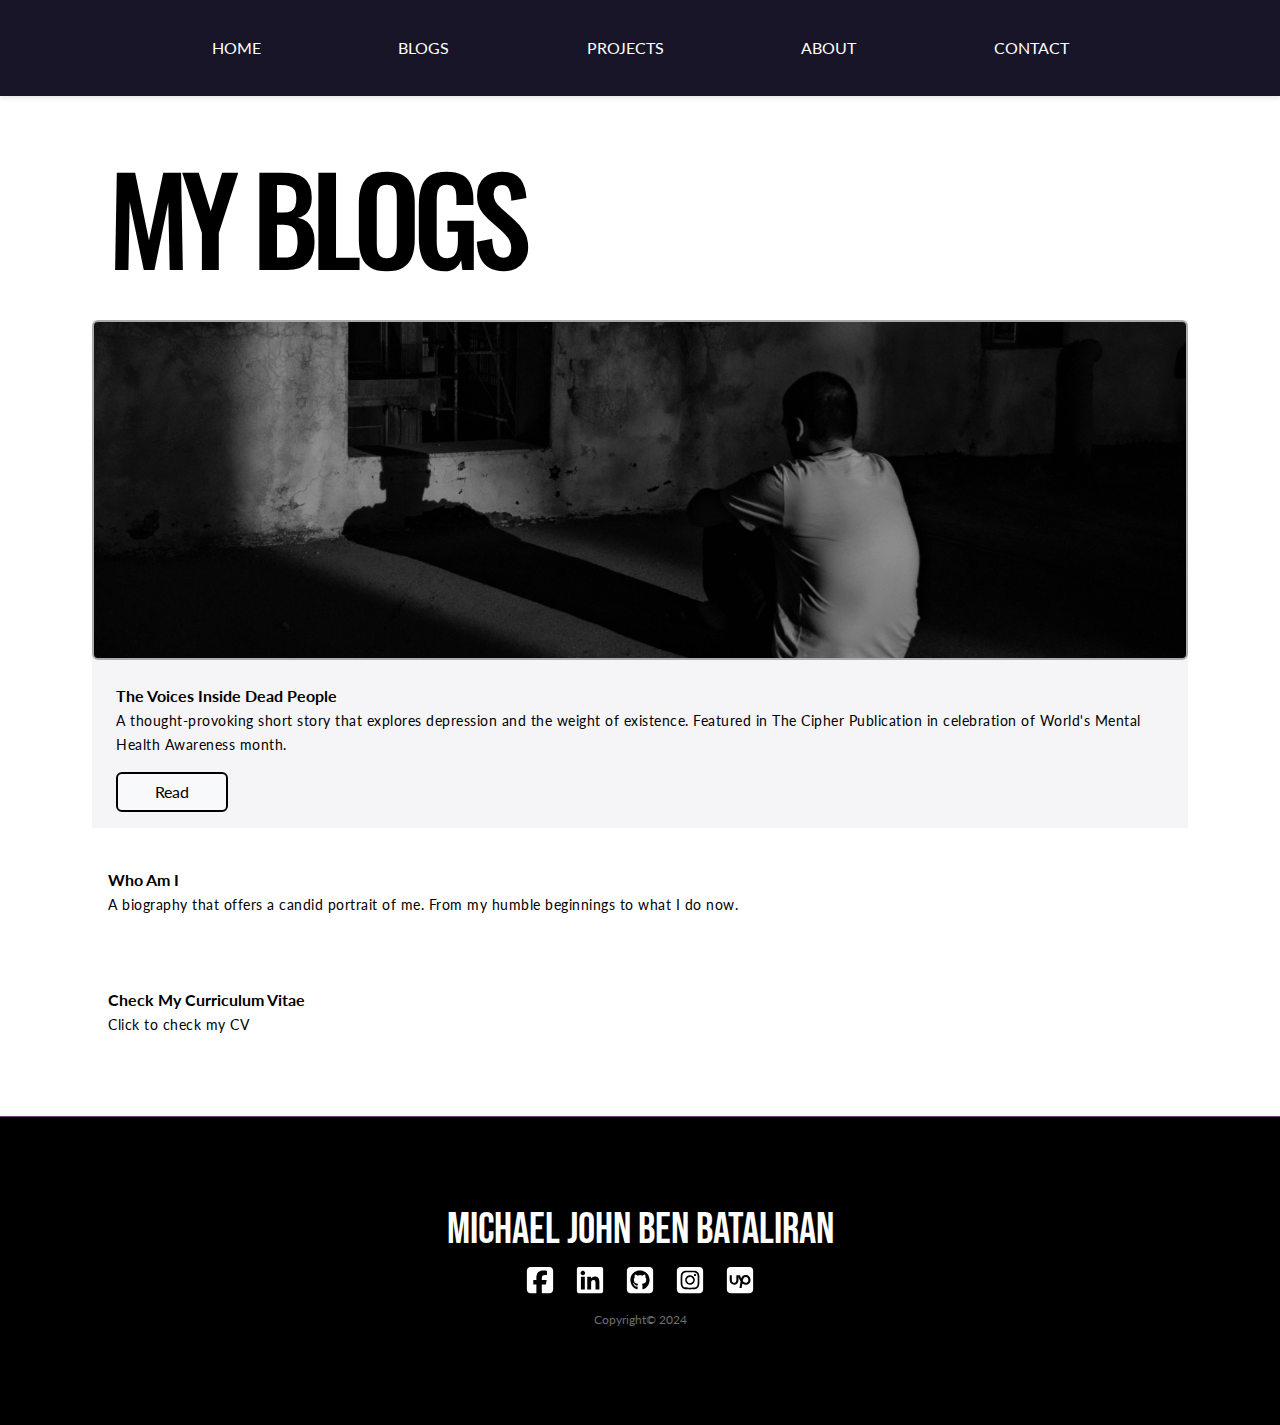
<file: blogs.html>
<!DOCTYPE html>
<html lang="en">

<head>
  <meta charset="UTF-8">
  <meta name="viewport" content="width=device-width, initial-scale=1.0">
  <title>My Blogs</title>
  <link rel="icon" href="assets/m-solid.svg" type="image/svg+xml">
  <link rel="preconnect" href="https://fonts.googleapis.com">
  <link rel="preconnect" href="https://fonts.gstatic.com" crossorigin>
  <link href="https://fonts.googleapis.com/css2?family=Dancing+Script:wght@400..700&display=swap" rel="stylesheet">
  <link href="https://cdn.jsdelivr.net/npm/bootstrap@5.3.3/dist/css/bootstrap.min.css" rel="stylesheet"
    integrity="sha384-QWTKZyjpPEjISv5WaRU9OFeRpok6YctnYmDr5pNlyT2bRjXh0JMhjY6hW+ALEwIH" crossorigin="anonymous">
  <link rel="stylesheet" href="stylesheets/headerfooter.css">
  <link rel="stylesheet" href="stylesheets/blog.css">
  <link rel="preconnect" href="https://fonts.googleapis.com">
  <link rel="preconnect" href="https://fonts.gstatic.com" crossorigin>
  <link href="https://fonts.googleapis.com/css2?family=Bebas+Neue&display=swap" rel="stylesheet">
  <link
    href="https://fonts.googleapis.com/css2?family=Lato:ital,wght@0,100;0,300;0,400;0,700;0,900;1,100;1,300;1,400;1,700;1,900&display=swap"
    rel="stylesheet">
  <link href="https://fonts.googleapis.com/css2?family=Oswald:wght@200..700&display=swap" rel="stylesheet">
</head>

<body>
  <div class="header">
    <div class="container-fluid nav-container">
      <div class="row">
        <div class="col">
          <nav class="navbar navbar-expand-md">
            <div class="container">
              <button class="navbar-toggler" type="button" data-bs-toggle="collapse" data-bs-target="#navbarCollapse">
                <span class="navbar-toggler-icon"></span>
              </button>
              <div class="collapse navbar-collapse" id="navbarCollapse">
                <ul class="navbar-nav dark">
                  <!-- Add your navigation links here -->
                  <li class="nav-item">
                    <a class="nav-link" href="index.html">HOME</a>
                  </li>
                  <li class="nav-item">
                    <a class="nav-link" href='blogs.html'>BLOGS</a>
                  </li>
                  <li class="nav-item">
                    <a class="nav-link" href="works.html">PROJECTS</a>
                  </li>
                  <li class="nav-item">
                    <a class="nav-link" href="whoami.html">ABOUT</a>
                  </li>
                  <li class="nav-item">
                    <a class="nav-link" href="contact.html">CONTACT</a>
                  </li>
                  <!-- Add more links as needed -->
                </ul>
              </div>
            </div>
          </nav>
        </div>
      </div>
    </div>
  </div>

  <section id="blogs"> 
    <div class="container">
      <div class="section-title">
        <h1>MY BLOGS</h1> 
        <!-- <h1 class="h1-manipulated">ARTICLES</h1> -->
      </div>     
      <div class="row">
        <div class="col">
            <div class="blog-card">       
                <div class="card blog-image blog-image-one">       
                </div>
                <div class="blog-content">
                  <p class="blog-title">The Voices Inside Dead People<br>
                  <span class="blog-details">A thought-provoking short story that explores depression and the weight of existence. Featured in The Cipher Publication in celebration of World's Mental Health Awareness month.</span></p>
                  <a class="btn btn-light" href="voicesinsidedeadpeople.html">Read</a>
                </div>
            </div>
            <a href="whoami.html"">
                <div class="other-blog-content">
                  <p class="blog-title">Who Am I<br>
                    <span class="blog-details">A biography that offers a candid portrait of me. From my humble beginnings to what I do now.</span></p>
                </div>
              </a>
              <a href="resume.html">
                <div class="other-blog-content">
                  <p class="blog-title">Check My Curriculum Vitae<br>
                    <span class="blog-details">Click to check my CV</span></p>
                </div>
              </a>
        </div>
      </div>
    </div>
  </section>

  

  <footer>
    <div class="container">
      <div class="row">
        <div class="col">
          <h1>Michael John Ben Bataliran</h1>
          <div class="contacts">
            <a href="https://www.facebook.com/kingjeybie"><svg xmlns="http://www.w3.org/2000/svg" viewBox="0 0 448 512"><!--!Font Awesome Free 6.5.2 by @fontawesome - https://fontawesome.com License - https://fontawesome.com/license/free Copyright 2024 Fonticons, Inc.--><path d="M64 32C28.7 32 0 60.7 0 96V416c0 35.3 28.7 64 64 64h98.2V334.2H109.4V256h52.8V222.3c0-87.1 39.4-127.5 125-127.5c16.2 0 44.2 3.2 55.7 6.4V172c-6-.6-16.5-1-29.6-1c-42 0-58.2 15.9-58.2 57.2V256h83.6l-14.4 78.2H255V480H384c35.3 0 64-28.7 64-64V96c0-35.3-28.7-64-64-64H64z"/></svg></a>
            <a href="https://www.linkedin.com/in/michael-john-ben-bataliran-097089280/"><svg xmlns="http://www.w3.org/2000/svg" viewBox="0 0 448 512"><!--!Font Awesome Free 6.5.2 by @fontawesome - https://fontawesome.com License - https://fontawesome.com/license/free Copyright 2024 Fonticons, Inc.--><path d="M416 32H31.9C14.3 32 0 46.5 0 64.3v383.4C0 465.5 14.3 480 31.9 480H416c17.6 0 32-14.5 32-32.3V64.3c0-17.8-14.4-32.3-32-32.3zM135.4 416H69V202.2h66.5V416zm-33.2-243c-21.3 0-38.5-17.3-38.5-38.5S80.9 96 102.2 96c21.2 0 38.5 17.3 38.5 38.5 0 21.3-17.2 38.5-38.5 38.5zm282.1 243h-66.4V312c0-24.8-.5-56.7-34.5-56.7-34.6 0-39.9 27-39.9 54.9V416h-66.4V202.2h63.7v29.2h.9c8.9-16.8 30.6-34.5 62.9-34.5 67.2 0 79.7 44.3 79.7 101.9V416z"/></svg></a>
            <a href="https://github.com/thegreatkeljb"><svg xmlns="http://www.w3.org/2000/svg" viewBox="0 0 448 512"><!--!Font Awesome Free 6.5.2 by @fontawesome - https://fontawesome.com License - https://fontawesome.com/license/free Copyright 2024 Fonticons, Inc.--><path d="M448 96c0-35.3-28.7-64-64-64H64C28.7 32 0 60.7 0 96V416c0 35.3 28.7 64 64 64H384c35.3 0 64-28.7 64-64V96zM265.8 407.7c0-1.8 0-6 .1-11.6c.1-11.4 .1-28.8 .1-43.7c0-15.6-5.2-25.5-11.3-30.7c37-4.1 76-9.2 76-73.1c0-18.2-6.5-27.3-17.1-39c1.7-4.3 7.4-22-1.7-45c-13.9-4.3-45.7 17.9-45.7 17.9c-13.2-3.7-27.5-5.6-41.6-5.6s-28.4 1.9-41.6 5.6c0 0-31.8-22.2-45.7-17.9c-9.1 22.9-3.5 40.6-1.7 45c-10.6 11.7-15.6 20.8-15.6 39c0 63.6 37.3 69 74.3 73.1c-4.8 4.3-9.1 11.7-10.6 22.3c-9.5 4.3-33.8 11.7-48.3-13.9c-9.1-15.8-25.5-17.1-25.5-17.1c-16.2-.2-1.1 10.2-1.1 10.2c10.8 5 18.4 24.2 18.4 24.2c9.7 29.7 56.1 19.7 56.1 19.7c0 9 .1 21.7 .1 30.6c0 4.8 .1 8.6 .1 10c0 4.3-3 9.5-11.5 8C106 393.6 59.8 330.8 59.8 257.4c0-91.8 70.2-161.5 162-161.5s166.2 69.7 166.2 161.5c.1 73.4-44.7 136.3-110.7 158.3c-8.4 1.5-11.5-3.7-11.5-8zm-90.5-54.8c-.2-1.5 1.1-2.8 3-3.2c1.9-.2 3.7 .6 3.9 1.9c.3 1.3-1 2.6-3 3c-1.9 .4-3.7-.4-3.9-1.7zm-9.1 3.2c-2.2 .2-3.7-.9-3.7-2.4c0-1.3 1.5-2.4 3.5-2.4c1.9-.2 3.7 .9 3.7 2.4c0 1.3-1.5 2.4-3.5 2.4zm-14.3-2.2c-1.9-.4-3.2-1.9-2.8-3.2s2.4-1.9 4.1-1.5c2 .6 3.3 2.1 2.8 3.4c-.4 1.3-2.4 1.9-4.1 1.3zm-12.5-7.3c-1.5-1.3-1.9-3.2-.9-4.1c.9-1.1 2.8-.9 4.3 .6c1.3 1.3 1.8 3.3 .9 4.1c-.9 1.1-2.8 .9-4.3-.6zm-8.5-10c-1.1-1.5-1.1-3.2 0-3.9c1.1-.9 2.8-.2 3.7 1.3c1.1 1.5 1.1 3.3 0 4.1c-.9 .6-2.6 0-3.7-1.5zm-6.3-8.8c-1.1-1.3-1.3-2.8-.4-3.5c.9-.9 2.4-.4 3.5 .6c1.1 1.3 1.3 2.8 .4 3.5c-.9 .9-2.4 .4-3.5-.6zm-6-6.4c-1.3-.6-1.9-1.7-1.5-2.6c.4-.6 1.5-.9 2.8-.4c1.3 .7 1.9 1.8 1.5 2.6c-.4 .9-1.7 1.1-2.8 .4z"/></svg></a>
            <a href="https://www.instagram.com/thegreatkeljb/"><svg xmlns="http://www.w3.org/2000/svg" viewBox="0 0 448 512"><!--!Font Awesome Free 6.5.2 by @fontawesome - https://fontawesome.com License - https://fontawesome.com/license/free Copyright 2024 Fonticons, Inc.--><path d="M194.4 211.7a53.3 53.3 0 1 0 59.3 88.7 53.3 53.3 0 1 0 -59.3-88.7zm142.3-68.4c-5.2-5.2-11.5-9.3-18.4-12c-18.1-7.1-57.6-6.8-83.1-6.5c-4.1 0-7.9 .1-11.2 .1c-3.3 0-7.2 0-11.4-.1c-25.5-.3-64.8-.7-82.9 6.5c-6.9 2.7-13.1 6.8-18.4 12s-9.3 11.5-12 18.4c-7.1 18.1-6.7 57.7-6.5 83.2c0 4.1 .1 7.9 .1 11.1s0 7-.1 11.1c-.2 25.5-.6 65.1 6.5 83.2c2.7 6.9 6.8 13.1 12 18.4s11.5 9.3 18.4 12c18.1 7.1 57.6 6.8 83.1 6.5c4.1 0 7.9-.1 11.2-.1c3.3 0 7.2 0 11.4 .1c25.5 .3 64.8 .7 82.9-6.5c6.9-2.7 13.1-6.8 18.4-12s9.3-11.5 12-18.4c7.2-18 6.8-57.4 6.5-83c0-4.2-.1-8.1-.1-11.4s0-7.1 .1-11.4c.3-25.5 .7-64.9-6.5-83l0 0c-2.7-6.9-6.8-13.1-12-18.4zm-67.1 44.5A82 82 0 1 1 178.4 324.2a82 82 0 1 1 91.1-136.4zm29.2-1.3c-3.1-2.1-5.6-5.1-7.1-8.6s-1.8-7.3-1.1-11.1s2.6-7.1 5.2-9.8s6.1-4.5 9.8-5.2s7.6-.4 11.1 1.1s6.5 3.9 8.6 7s3.2 6.8 3.2 10.6c0 2.5-.5 5-1.4 7.3s-2.4 4.4-4.1 6.2s-3.9 3.2-6.2 4.2s-4.8 1.5-7.3 1.5l0 0c-3.8 0-7.5-1.1-10.6-3.2zM448 96c0-35.3-28.7-64-64-64H64C28.7 32 0 60.7 0 96V416c0 35.3 28.7 64 64 64H384c35.3 0 64-28.7 64-64V96zM357 389c-18.7 18.7-41.4 24.6-67 25.9c-26.4 1.5-105.6 1.5-132 0c-25.6-1.3-48.3-7.2-67-25.9s-24.6-41.4-25.8-67c-1.5-26.4-1.5-105.6 0-132c1.3-25.6 7.1-48.3 25.8-67s41.5-24.6 67-25.8c26.4-1.5 105.6-1.5 132 0c25.6 1.3 48.3 7.1 67 25.8s24.6 41.4 25.8 67c1.5 26.3 1.5 105.4 0 131.9c-1.3 25.6-7.1 48.3-25.8 67z"/></svg></a>
            <a href="https://www.upwork.com/freelancers/~016fa21704668e60ec?mp_source=share"><svg xmlns="http://www.w3.org/2000/svg" viewBox="0 0 448 512"><!--!Font Awesome Free 6.5.2 by @fontawesome - https://fontawesome.com License - https://fontawesome.com/license/free Copyright 2024 Fonticons, Inc.--><path d="M56 32l336 0c30.9 0 56 25.1 56 56l0 336c0 30.9-25.1 56-56 56L56 480c-30.9 0-56-25.1-56-56L0 88C0 57.1 25.1 32 56 32zM270.9 274.2c6.6-52.9 25.9-69.5 51.4-69.5c25.3 0 44.9 20.2 44.9 49.7s-19.7 49.7-44.9 49.7c-27.9 0-46.3-21.5-51.4-29.9zm-26.7-41.8c-8.2-15.5-14.3-36.3-19.2-55.6l-29.7 0-33.2 0 0 78.1c0 28.4-12.9 49.4-38.2 49.4s-39.8-20.9-39.8-49.3l.3-78.1-36.2 0 0 78.1c0 22.8 7.4 43.5 20.9 58.2c13.9 15.2 32.8 23.2 54.8 23.2c43.7 0 74.2-33.5 74.2-81.5l0-52.5c4.6 17.3 15.4 50.5 36.2 79.7L215 392.6l36.8 0 12.8-78.4c4.2 3.5 8.7 6.6 13.4 9.4c12.3 7.8 26.4 12.2 40.9 12.6l.1 0c.5 0 1.1 0 1.6 0c.6 0 1.1 0 1.7 0c45.1 0 80.9-34.9 80.9-81.9s-35.9-82.2-80.9-82.2c-45.4 0-70.9 29.7-78.1 60.1z"/></svg></a>
          </div>
          <p>Copyright© 2024</p>
        </div>
      </div>
    </div>
  </footer>

  <script src="https://cdn.jsdelivr.net/npm/bootstrap@5.3.3/dist/js/bootstrap.bundle.min.js"
    integrity="sha384-YvpcrYf0tY3lHB60NNkmXc5s9fDVZLESaAA55NDzOxhy9GkcIdslK1eN7N6jIeHz"
    crossorigin="anonymous"></script>
    <script src="https://code.jquery.com/jquery-3.5.1.slim.min.js"></script>
    <script src="https://cdn.jsdelivr.net/npm/@popperjs/core@2.9.2/dist/umd/popper.min.js"></script>
    <script src="https://stackpath.bootstrapcdn.com/bootstrap/4.5.2/js/bootstrap.min.js"></script>
  <script src="/scripts/basic_scripts.js"></script>
</body>

</html>
</file>
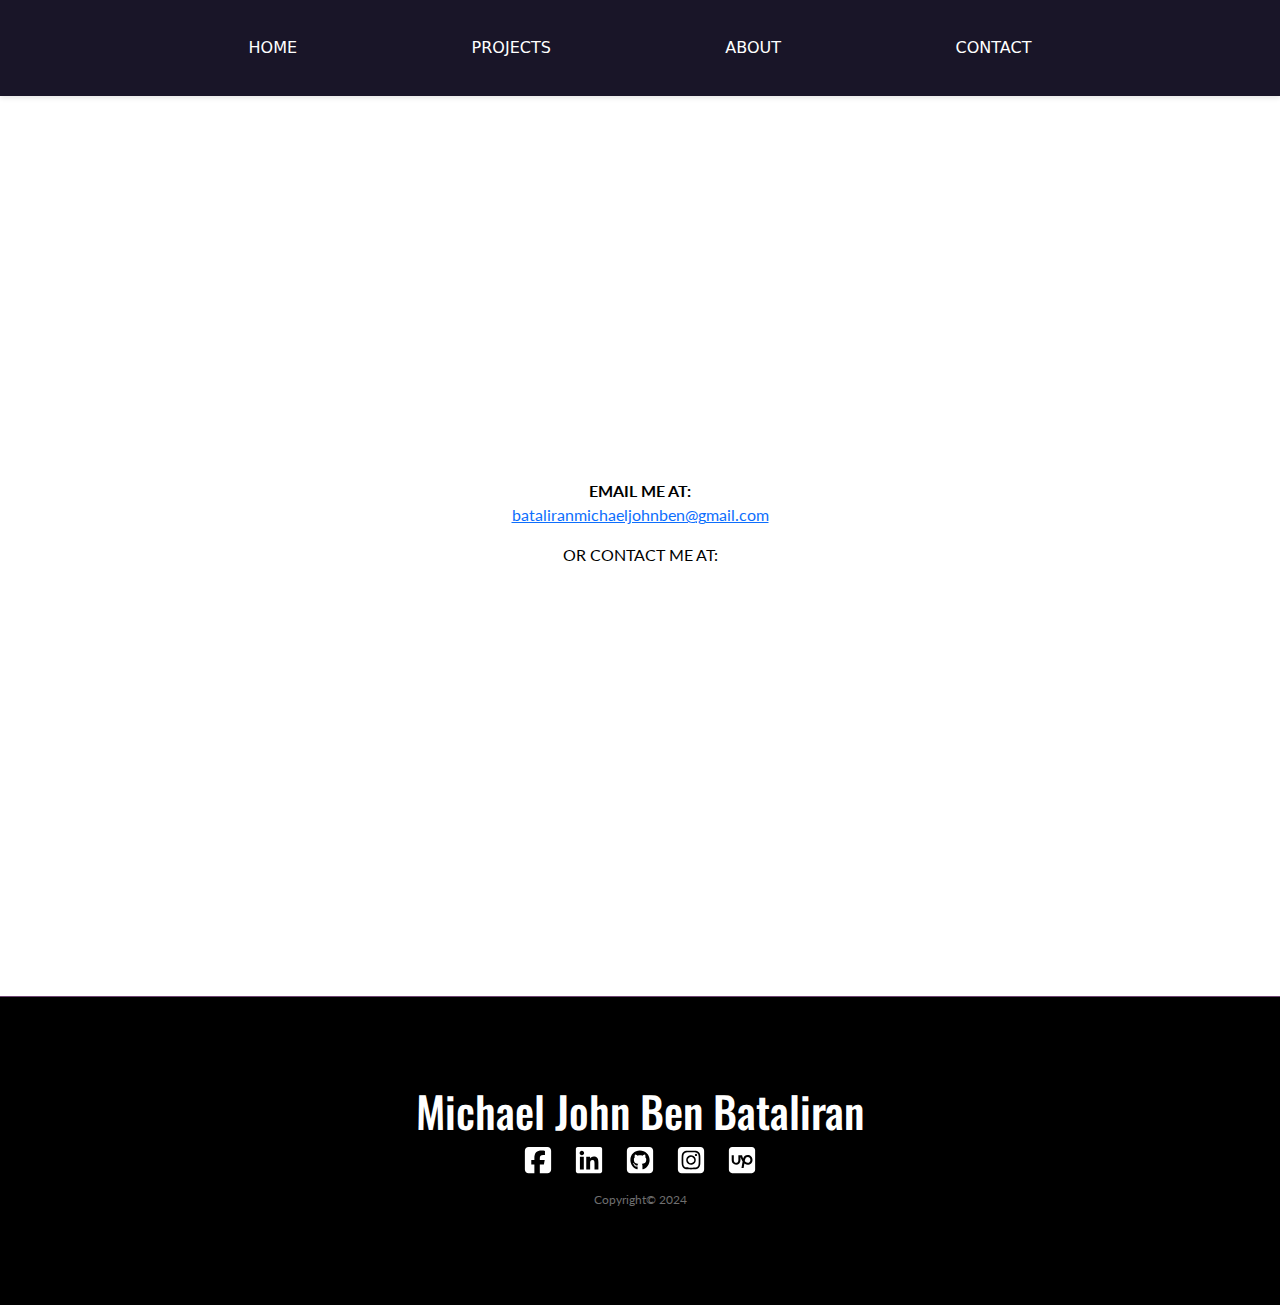
<file: contact.html>
<!DOCTYPE html>
<html lang="en">

<head>
  <meta charset="UTF-8">
  <meta name="viewport" content="width=device-width, initial-scale=1.0">
  <title>Contact</title>
  <link rel="icon" href="assets/m-solid.svg" type="image/svg+xml">
  <link rel="preconnect" href="https://fonts.googleapis.com">
  <link rel="preconnect" href="https://fonts.gstatic.com" crossorigin>
  <link href="https://fonts.googleapis.com/css2?family=Dancing+Script:wght@400..700&display=swap" rel="stylesheet">
  <link href="https://cdn.jsdelivr.net/npm/bootstrap@5.3.3/dist/css/bootstrap.min.css" rel="stylesheet"
    integrity="sha384-QWTKZyjpPEjISv5WaRU9OFeRpok6YctnYmDr5pNlyT2bRjXh0JMhjY6hW+ALEwIH" crossorigin="anonymous">
  <link rel="stylesheet" href="stylesheets/headerfooter.css">
  <link rel="stylesheet" href="stylesheets/productshowcase.css">
  <link rel="preconnect" href="https://fonts.googleapis.com">
  <link rel="preconnect" href="https://fonts.gstatic.com" crossorigin>
  <link href="https://fonts.googleapis.com/css2?family=Bebas+Neue&display=swap" rel="stylesheet">
  <link
    href="https://fonts.googleapis.com/css2?family=Lato:ital,wght@0,100;0,300;0,400;0,700;0,900;1,100;1,300;1,400;1,700;1,900&display=swap"
    rel="stylesheet">
  <link href="https://fonts.googleapis.com/css2?family=Oswald:wght@200..700&display=swap" rel="stylesheet">
</head>

<body>
  <div class="header">
    <div class="container-fluid nav-container">
      <div class="row">
        <div class="col">
          <nav class="navbar navbar-expand-md">
            <div class="container">
              <button class="navbar-toggler" type="button" data-bs-toggle="collapse" data-bs-target="#navbarCollapse">
                <span class="navbar-toggler-icon"></span>
              </button>
              <div class="collapse navbar-collapse" id="navbarCollapse">
                <ul class="navbar-nav">
                  <!-- Add your navigation links here -->
                  <li class="nav-item">
                    <a class="nav-link" href="index.html">HOME</a>
                  </li>
                  <li class="nav-item">
                    <a class="nav-link" href="works.html">PROJECTS</a>
                  </li>
                  <li class="nav-item">
                    <a class="nav-link" href="whoami.html">ABOUT</a>
                  </li>
                  <li class="nav-item">
                    <a class="nav-link" href="https://mail.google.com/mail/u/0/?fs=1&tf=cm&source=mailto&to=bataliranmichaeljohnben@gmail.com">CONTACT</a>
                  </li>
                  <!-- Add more links as needed -->
                </ul>
              </div>
            </div>
          </nav>
        </div>
      </div>
    </div>
  </div>

  <section id="nda" style="background-color: transparent;">
    <div class="container">
        <div class="row">
            <div class="col" >
                <p> <span style="font-weight: bold;">EMAIL ME AT: </span> <br> <a href="mailto:bataliranmichaeljohnben@gmail.com">bataliranmichaeljohnben@gmail.com</a></p>
                <p>OR CONTACT ME AT:</p>
                <div class="contacts">
                    <a href="https://www.facebook.com/kingjeybie"><svg xmlns="http://www.w3.org/2000/svg" viewBox="0 0 448 512"><!--!Font Awesome Free 6.5.2 by @fontawesome - https://fontawesome.com License - https://fontawesome.com/license/free Copyright 2024 Fonticons, Inc.--><path d="M64 32C28.7 32 0 60.7 0 96V416c0 35.3 28.7 64 64 64h98.2V334.2H109.4V256h52.8V222.3c0-87.1 39.4-127.5 125-127.5c16.2 0 44.2 3.2 55.7 6.4V172c-6-.6-16.5-1-29.6-1c-42 0-58.2 15.9-58.2 57.2V256h83.6l-14.4 78.2H255V480H384c35.3 0 64-28.7 64-64V96c0-35.3-28.7-64-64-64H64z"/></svg></a>
                    <a href="https://www.linkedin.com/in/michael-john-ben-bataliran-097089280/"><svg xmlns="http://www.w3.org/2000/svg" viewBox="0 0 448 512"><!--!Font Awesome Free 6.5.2 by @fontawesome - https://fontawesome.com License - https://fontawesome.com/license/free Copyright 2024 Fonticons, Inc.--><path d="M416 32H31.9C14.3 32 0 46.5 0 64.3v383.4C0 465.5 14.3 480 31.9 480H416c17.6 0 32-14.5 32-32.3V64.3c0-17.8-14.4-32.3-32-32.3zM135.4 416H69V202.2h66.5V416zm-33.2-243c-21.3 0-38.5-17.3-38.5-38.5S80.9 96 102.2 96c21.2 0 38.5 17.3 38.5 38.5 0 21.3-17.2 38.5-38.5 38.5zm282.1 243h-66.4V312c0-24.8-.5-56.7-34.5-56.7-34.6 0-39.9 27-39.9 54.9V416h-66.4V202.2h63.7v29.2h.9c8.9-16.8 30.6-34.5 62.9-34.5 67.2 0 79.7 44.3 79.7 101.9V416z"/></svg></a>
                    <a href="https://github.com/thegreatkeljb"><svg xmlns="http://www.w3.org/2000/svg" viewBox="0 0 448 512"><!--!Font Awesome Free 6.5.2 by @fontawesome - https://fontawesome.com License - https://fontawesome.com/license/free Copyright 2024 Fonticons, Inc.--><path d="M448 96c0-35.3-28.7-64-64-64H64C28.7 32 0 60.7 0 96V416c0 35.3 28.7 64 64 64H384c35.3 0 64-28.7 64-64V96zM265.8 407.7c0-1.8 0-6 .1-11.6c.1-11.4 .1-28.8 .1-43.7c0-15.6-5.2-25.5-11.3-30.7c37-4.1 76-9.2 76-73.1c0-18.2-6.5-27.3-17.1-39c1.7-4.3 7.4-22-1.7-45c-13.9-4.3-45.7 17.9-45.7 17.9c-13.2-3.7-27.5-5.6-41.6-5.6s-28.4 1.9-41.6 5.6c0 0-31.8-22.2-45.7-17.9c-9.1 22.9-3.5 40.6-1.7 45c-10.6 11.7-15.6 20.8-15.6 39c0 63.6 37.3 69 74.3 73.1c-4.8 4.3-9.1 11.7-10.6 22.3c-9.5 4.3-33.8 11.7-48.3-13.9c-9.1-15.8-25.5-17.1-25.5-17.1c-16.2-.2-1.1 10.2-1.1 10.2c10.8 5 18.4 24.2 18.4 24.2c9.7 29.7 56.1 19.7 56.1 19.7c0 9 .1 21.7 .1 30.6c0 4.8 .1 8.6 .1 10c0 4.3-3 9.5-11.5 8C106 393.6 59.8 330.8 59.8 257.4c0-91.8 70.2-161.5 162-161.5s166.2 69.7 166.2 161.5c.1 73.4-44.7 136.3-110.7 158.3c-8.4 1.5-11.5-3.7-11.5-8zm-90.5-54.8c-.2-1.5 1.1-2.8 3-3.2c1.9-.2 3.7 .6 3.9 1.9c.3 1.3-1 2.6-3 3c-1.9 .4-3.7-.4-3.9-1.7zm-9.1 3.2c-2.2 .2-3.7-.9-3.7-2.4c0-1.3 1.5-2.4 3.5-2.4c1.9-.2 3.7 .9 3.7 2.4c0 1.3-1.5 2.4-3.5 2.4zm-14.3-2.2c-1.9-.4-3.2-1.9-2.8-3.2s2.4-1.9 4.1-1.5c2 .6 3.3 2.1 2.8 3.4c-.4 1.3-2.4 1.9-4.1 1.3zm-12.5-7.3c-1.5-1.3-1.9-3.2-.9-4.1c.9-1.1 2.8-.9 4.3 .6c1.3 1.3 1.8 3.3 .9 4.1c-.9 1.1-2.8 .9-4.3-.6zm-8.5-10c-1.1-1.5-1.1-3.2 0-3.9c1.1-.9 2.8-.2 3.7 1.3c1.1 1.5 1.1 3.3 0 4.1c-.9 .6-2.6 0-3.7-1.5zm-6.3-8.8c-1.1-1.3-1.3-2.8-.4-3.5c.9-.9 2.4-.4 3.5 .6c1.1 1.3 1.3 2.8 .4 3.5c-.9 .9-2.4 .4-3.5-.6zm-6-6.4c-1.3-.6-1.9-1.7-1.5-2.6c.4-.6 1.5-.9 2.8-.4c1.3 .7 1.9 1.8 1.5 2.6c-.4 .9-1.7 1.1-2.8 .4z"/></svg></a>
                    <a href="https://www.instagram.com/thegreatkeljb/"><svg xmlns="http://www.w3.org/2000/svg" viewBox="0 0 448 512"><!--!Font Awesome Free 6.5.2 by @fontawesome - https://fontawesome.com License - https://fontawesome.com/license/free Copyright 2024 Fonticons, Inc.--><path d="M194.4 211.7a53.3 53.3 0 1 0 59.3 88.7 53.3 53.3 0 1 0 -59.3-88.7zm142.3-68.4c-5.2-5.2-11.5-9.3-18.4-12c-18.1-7.1-57.6-6.8-83.1-6.5c-4.1 0-7.9 .1-11.2 .1c-3.3 0-7.2 0-11.4-.1c-25.5-.3-64.8-.7-82.9 6.5c-6.9 2.7-13.1 6.8-18.4 12s-9.3 11.5-12 18.4c-7.1 18.1-6.7 57.7-6.5 83.2c0 4.1 .1 7.9 .1 11.1s0 7-.1 11.1c-.2 25.5-.6 65.1 6.5 83.2c2.7 6.9 6.8 13.1 12 18.4s11.5 9.3 18.4 12c18.1 7.1 57.6 6.8 83.1 6.5c4.1 0 7.9-.1 11.2-.1c3.3 0 7.2 0 11.4 .1c25.5 .3 64.8 .7 82.9-6.5c6.9-2.7 13.1-6.8 18.4-12s9.3-11.5 12-18.4c7.2-18 6.8-57.4 6.5-83c0-4.2-.1-8.1-.1-11.4s0-7.1 .1-11.4c.3-25.5 .7-64.9-6.5-83l0 0c-2.7-6.9-6.8-13.1-12-18.4zm-67.1 44.5A82 82 0 1 1 178.4 324.2a82 82 0 1 1 91.1-136.4zm29.2-1.3c-3.1-2.1-5.6-5.1-7.1-8.6s-1.8-7.3-1.1-11.1s2.6-7.1 5.2-9.8s6.1-4.5 9.8-5.2s7.6-.4 11.1 1.1s6.5 3.9 8.6 7s3.2 6.8 3.2 10.6c0 2.5-.5 5-1.4 7.3s-2.4 4.4-4.1 6.2s-3.9 3.2-6.2 4.2s-4.8 1.5-7.3 1.5l0 0c-3.8 0-7.5-1.1-10.6-3.2zM448 96c0-35.3-28.7-64-64-64H64C28.7 32 0 60.7 0 96V416c0 35.3 28.7 64 64 64H384c35.3 0 64-28.7 64-64V96zM357 389c-18.7 18.7-41.4 24.6-67 25.9c-26.4 1.5-105.6 1.5-132 0c-25.6-1.3-48.3-7.2-67-25.9s-24.6-41.4-25.8-67c-1.5-26.4-1.5-105.6 0-132c1.3-25.6 7.1-48.3 25.8-67s41.5-24.6 67-25.8c26.4-1.5 105.6-1.5 132 0c25.6 1.3 48.3 7.1 67 25.8s24.6 41.4 25.8 67c1.5 26.3 1.5 105.4 0 131.9c-1.3 25.6-7.1 48.3-25.8 67z"/></svg></a>
                    <a href="https://www.upwork.com/freelancers/~016fa21704668e60ec?mp_source=share"><svg xmlns="http://www.w3.org/2000/svg" viewBox="0 0 448 512"><!--!Font Awesome Free 6.5.2 by @fontawesome - https://fontawesome.com License - https://fontawesome.com/license/free Copyright 2024 Fonticons, Inc.--><path d="M56 32l336 0c30.9 0 56 25.1 56 56l0 336c0 30.9-25.1 56-56 56L56 480c-30.9 0-56-25.1-56-56L0 88C0 57.1 25.1 32 56 32zM270.9 274.2c6.6-52.9 25.9-69.5 51.4-69.5c25.3 0 44.9 20.2 44.9 49.7s-19.7 49.7-44.9 49.7c-27.9 0-46.3-21.5-51.4-29.9zm-26.7-41.8c-8.2-15.5-14.3-36.3-19.2-55.6l-29.7 0-33.2 0 0 78.1c0 28.4-12.9 49.4-38.2 49.4s-39.8-20.9-39.8-49.3l.3-78.1-36.2 0 0 78.1c0 22.8 7.4 43.5 20.9 58.2c13.9 15.2 32.8 23.2 54.8 23.2c43.7 0 74.2-33.5 74.2-81.5l0-52.5c4.6 17.3 15.4 50.5 36.2 79.7L215 392.6l36.8 0 12.8-78.4c4.2 3.5 8.7 6.6 13.4 9.4c12.3 7.8 26.4 12.2 40.9 12.6l.1 0c.5 0 1.1 0 1.6 0c.6 0 1.1 0 1.7 0c45.1 0 80.9-34.9 80.9-81.9s-35.9-82.2-80.9-82.2c-45.4 0-70.9 29.7-78.1 60.1z"/></svg></a>
                  </div>
            </div>
        </div>
    </div>
</section>

  <footer>
    <div class="container">
      <div class="row">
        <div class="col">
          <h1>Michael John Ben Bataliran</h1>
          <div class="contacts">
            <a href="https://www.facebook.com/kingjeybie"><svg xmlns="http://www.w3.org/2000/svg" viewBox="0 0 448 512"><!--!Font Awesome Free 6.5.2 by @fontawesome - https://fontawesome.com License - https://fontawesome.com/license/free Copyright 2024 Fonticons, Inc.--><path d="M64 32C28.7 32 0 60.7 0 96V416c0 35.3 28.7 64 64 64h98.2V334.2H109.4V256h52.8V222.3c0-87.1 39.4-127.5 125-127.5c16.2 0 44.2 3.2 55.7 6.4V172c-6-.6-16.5-1-29.6-1c-42 0-58.2 15.9-58.2 57.2V256h83.6l-14.4 78.2H255V480H384c35.3 0 64-28.7 64-64V96c0-35.3-28.7-64-64-64H64z"/></svg></a>
            <a href="https://www.linkedin.com/in/michael-john-ben-bataliran-097089280/"><svg xmlns="http://www.w3.org/2000/svg" viewBox="0 0 448 512"><!--!Font Awesome Free 6.5.2 by @fontawesome - https://fontawesome.com License - https://fontawesome.com/license/free Copyright 2024 Fonticons, Inc.--><path d="M416 32H31.9C14.3 32 0 46.5 0 64.3v383.4C0 465.5 14.3 480 31.9 480H416c17.6 0 32-14.5 32-32.3V64.3c0-17.8-14.4-32.3-32-32.3zM135.4 416H69V202.2h66.5V416zm-33.2-243c-21.3 0-38.5-17.3-38.5-38.5S80.9 96 102.2 96c21.2 0 38.5 17.3 38.5 38.5 0 21.3-17.2 38.5-38.5 38.5zm282.1 243h-66.4V312c0-24.8-.5-56.7-34.5-56.7-34.6 0-39.9 27-39.9 54.9V416h-66.4V202.2h63.7v29.2h.9c8.9-16.8 30.6-34.5 62.9-34.5 67.2 0 79.7 44.3 79.7 101.9V416z"/></svg></a>
            <a href="https://github.com/thegreatkeljb"><svg xmlns="http://www.w3.org/2000/svg" viewBox="0 0 448 512"><!--!Font Awesome Free 6.5.2 by @fontawesome - https://fontawesome.com License - https://fontawesome.com/license/free Copyright 2024 Fonticons, Inc.--><path d="M448 96c0-35.3-28.7-64-64-64H64C28.7 32 0 60.7 0 96V416c0 35.3 28.7 64 64 64H384c35.3 0 64-28.7 64-64V96zM265.8 407.7c0-1.8 0-6 .1-11.6c.1-11.4 .1-28.8 .1-43.7c0-15.6-5.2-25.5-11.3-30.7c37-4.1 76-9.2 76-73.1c0-18.2-6.5-27.3-17.1-39c1.7-4.3 7.4-22-1.7-45c-13.9-4.3-45.7 17.9-45.7 17.9c-13.2-3.7-27.5-5.6-41.6-5.6s-28.4 1.9-41.6 5.6c0 0-31.8-22.2-45.7-17.9c-9.1 22.9-3.5 40.6-1.7 45c-10.6 11.7-15.6 20.8-15.6 39c0 63.6 37.3 69 74.3 73.1c-4.8 4.3-9.1 11.7-10.6 22.3c-9.5 4.3-33.8 11.7-48.3-13.9c-9.1-15.8-25.5-17.1-25.5-17.1c-16.2-.2-1.1 10.2-1.1 10.2c10.8 5 18.4 24.2 18.4 24.2c9.7 29.7 56.1 19.7 56.1 19.7c0 9 .1 21.7 .1 30.6c0 4.8 .1 8.6 .1 10c0 4.3-3 9.5-11.5 8C106 393.6 59.8 330.8 59.8 257.4c0-91.8 70.2-161.5 162-161.5s166.2 69.7 166.2 161.5c.1 73.4-44.7 136.3-110.7 158.3c-8.4 1.5-11.5-3.7-11.5-8zm-90.5-54.8c-.2-1.5 1.1-2.8 3-3.2c1.9-.2 3.7 .6 3.9 1.9c.3 1.3-1 2.6-3 3c-1.9 .4-3.7-.4-3.9-1.7zm-9.1 3.2c-2.2 .2-3.7-.9-3.7-2.4c0-1.3 1.5-2.4 3.5-2.4c1.9-.2 3.7 .9 3.7 2.4c0 1.3-1.5 2.4-3.5 2.4zm-14.3-2.2c-1.9-.4-3.2-1.9-2.8-3.2s2.4-1.9 4.1-1.5c2 .6 3.3 2.1 2.8 3.4c-.4 1.3-2.4 1.9-4.1 1.3zm-12.5-7.3c-1.5-1.3-1.9-3.2-.9-4.1c.9-1.1 2.8-.9 4.3 .6c1.3 1.3 1.8 3.3 .9 4.1c-.9 1.1-2.8 .9-4.3-.6zm-8.5-10c-1.1-1.5-1.1-3.2 0-3.9c1.1-.9 2.8-.2 3.7 1.3c1.1 1.5 1.1 3.3 0 4.1c-.9 .6-2.6 0-3.7-1.5zm-6.3-8.8c-1.1-1.3-1.3-2.8-.4-3.5c.9-.9 2.4-.4 3.5 .6c1.1 1.3 1.3 2.8 .4 3.5c-.9 .9-2.4 .4-3.5-.6zm-6-6.4c-1.3-.6-1.9-1.7-1.5-2.6c.4-.6 1.5-.9 2.8-.4c1.3 .7 1.9 1.8 1.5 2.6c-.4 .9-1.7 1.1-2.8 .4z"/></svg></a>
            <a href="https://www.instagram.com/thegreatkeljb/"><svg xmlns="http://www.w3.org/2000/svg" viewBox="0 0 448 512"><!--!Font Awesome Free 6.5.2 by @fontawesome - https://fontawesome.com License - https://fontawesome.com/license/free Copyright 2024 Fonticons, Inc.--><path d="M194.4 211.7a53.3 53.3 0 1 0 59.3 88.7 53.3 53.3 0 1 0 -59.3-88.7zm142.3-68.4c-5.2-5.2-11.5-9.3-18.4-12c-18.1-7.1-57.6-6.8-83.1-6.5c-4.1 0-7.9 .1-11.2 .1c-3.3 0-7.2 0-11.4-.1c-25.5-.3-64.8-.7-82.9 6.5c-6.9 2.7-13.1 6.8-18.4 12s-9.3 11.5-12 18.4c-7.1 18.1-6.7 57.7-6.5 83.2c0 4.1 .1 7.9 .1 11.1s0 7-.1 11.1c-.2 25.5-.6 65.1 6.5 83.2c2.7 6.9 6.8 13.1 12 18.4s11.5 9.3 18.4 12c18.1 7.1 57.6 6.8 83.1 6.5c4.1 0 7.9-.1 11.2-.1c3.3 0 7.2 0 11.4 .1c25.5 .3 64.8 .7 82.9-6.5c6.9-2.7 13.1-6.8 18.4-12s9.3-11.5 12-18.4c7.2-18 6.8-57.4 6.5-83c0-4.2-.1-8.1-.1-11.4s0-7.1 .1-11.4c.3-25.5 .7-64.9-6.5-83l0 0c-2.7-6.9-6.8-13.1-12-18.4zm-67.1 44.5A82 82 0 1 1 178.4 324.2a82 82 0 1 1 91.1-136.4zm29.2-1.3c-3.1-2.1-5.6-5.1-7.1-8.6s-1.8-7.3-1.1-11.1s2.6-7.1 5.2-9.8s6.1-4.5 9.8-5.2s7.6-.4 11.1 1.1s6.5 3.9 8.6 7s3.2 6.8 3.2 10.6c0 2.5-.5 5-1.4 7.3s-2.4 4.4-4.1 6.2s-3.9 3.2-6.2 4.2s-4.8 1.5-7.3 1.5l0 0c-3.8 0-7.5-1.1-10.6-3.2zM448 96c0-35.3-28.7-64-64-64H64C28.7 32 0 60.7 0 96V416c0 35.3 28.7 64 64 64H384c35.3 0 64-28.7 64-64V96zM357 389c-18.7 18.7-41.4 24.6-67 25.9c-26.4 1.5-105.6 1.5-132 0c-25.6-1.3-48.3-7.2-67-25.9s-24.6-41.4-25.8-67c-1.5-26.4-1.5-105.6 0-132c1.3-25.6 7.1-48.3 25.8-67s41.5-24.6 67-25.8c26.4-1.5 105.6-1.5 132 0c25.6 1.3 48.3 7.1 67 25.8s24.6 41.4 25.8 67c1.5 26.3 1.5 105.4 0 131.9c-1.3 25.6-7.1 48.3-25.8 67z"/></svg></a>
            <a href="https://www.upwork.com/freelancers/~016fa21704668e60ec?mp_source=share"><svg xmlns="http://www.w3.org/2000/svg" viewBox="0 0 448 512"><!--!Font Awesome Free 6.5.2 by @fontawesome - https://fontawesome.com License - https://fontawesome.com/license/free Copyright 2024 Fonticons, Inc.--><path d="M56 32l336 0c30.9 0 56 25.1 56 56l0 336c0 30.9-25.1 56-56 56L56 480c-30.9 0-56-25.1-56-56L0 88C0 57.1 25.1 32 56 32zM270.9 274.2c6.6-52.9 25.9-69.5 51.4-69.5c25.3 0 44.9 20.2 44.9 49.7s-19.7 49.7-44.9 49.7c-27.9 0-46.3-21.5-51.4-29.9zm-26.7-41.8c-8.2-15.5-14.3-36.3-19.2-55.6l-29.7 0-33.2 0 0 78.1c0 28.4-12.9 49.4-38.2 49.4s-39.8-20.9-39.8-49.3l.3-78.1-36.2 0 0 78.1c0 22.8 7.4 43.5 20.9 58.2c13.9 15.2 32.8 23.2 54.8 23.2c43.7 0 74.2-33.5 74.2-81.5l0-52.5c4.6 17.3 15.4 50.5 36.2 79.7L215 392.6l36.8 0 12.8-78.4c4.2 3.5 8.7 6.6 13.4 9.4c12.3 7.8 26.4 12.2 40.9 12.6l.1 0c.5 0 1.1 0 1.6 0c.6 0 1.1 0 1.7 0c45.1 0 80.9-34.9 80.9-81.9s-35.9-82.2-80.9-82.2c-45.4 0-70.9 29.7-78.1 60.1z"/></svg></a>
          </div>
          <p>Copyright© 2024</p>
        </div>
      </div>
    </div>
  </footer>

  <script src="https://cdn.jsdelivr.net/npm/bootstrap@5.3.3/dist/js/bootstrap.bundle.min.js"
    integrity="sha384-YvpcrYf0tY3lHB60NNkmXc5s9fDVZLESaAA55NDzOxhy9GkcIdslK1eN7N6jIeHz"
    crossorigin="anonymous"></script>
    <script src="https://code.jquery.com/jquery-3.5.1.slim.min.js"></script>
    <script src="https://cdn.jsdelivr.net/npm/@popperjs/core@2.9.2/dist/umd/popper.min.js"></script>
    <script src="https://stackpath.bootstrapcdn.com/bootstrap/4.5.2/js/bootstrap.min.js"></script>
  <script src="/scripts/basic_scripts.js"></script>
</body>

</html>
</file>
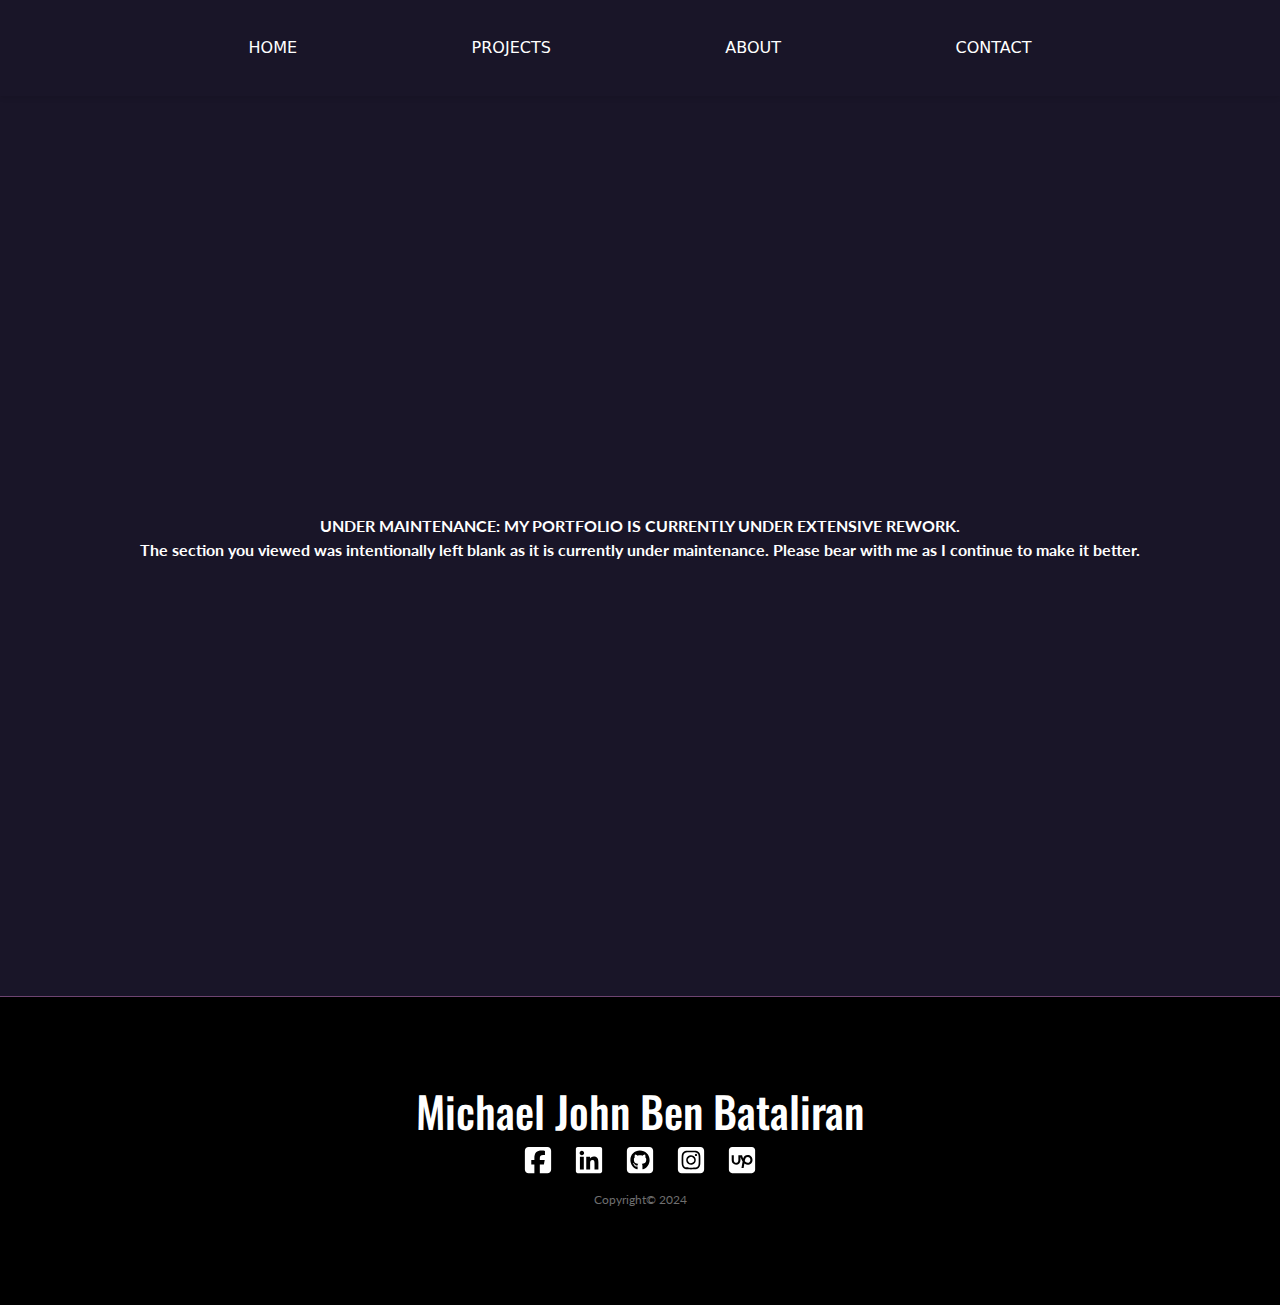
<file: nda.html>
<!DOCTYPE html>
<html lang="en">
<head>
    <meta charset="UTF-8">
    <meta name="viewport" content="width=device-width, initial-scale=1.0">
    <title>Under Maintenance</title>
    <link rel="icon" href="assets/m-solid.svg" type="image/svg+xml">
        <link rel="preconnect" href="https://fonts.googleapis.com">
        <link rel="preconnect" href="https://fonts.gstatic.com" crossorigin>
        <link href="https://fonts.googleapis.com/css2?family=Dancing+Script:wght@400..700&display=swap" rel="stylesheet">
        <link href="https://cdn.jsdelivr.net/npm/bootstrap@5.3.3/dist/css/bootstrap.min.css" rel="stylesheet"
          integrity="sha384-QWTKZyjpPEjISv5WaRU9OFeRpok6YctnYmDr5pNlyT2bRjXh0JMhjY6hW+ALEwIH" crossorigin="anonymous">
        <link rel="stylesheet" href="stylesheets/headerfooter.css">
        <link rel="stylesheet" href="stylesheets/productshowcase.css">
        <link rel="preconnect" href="https://fonts.googleapis.com">
        <link rel="preconnect" href="https://fonts.gstatic.com" crossorigin>
        <link href="https://fonts.googleapis.com/css2?family=Bebas+Neue&display=swap" rel="stylesheet">
        <link
          href="https://fonts.googleapis.com/css2?family=Lato:ital,wght@0,100;0,300;0,400;0,700;0,900;1,100;1,300;1,400;1,700;1,900&display=swap"
          rel="stylesheet">
        <link href="https://fonts.googleapis.com/css2?family=Oswald:wght@200..700&display=swap" rel="stylesheet">
      </head>
      
      <body>
        <div class="header">
          <div class="container-fluid nav-container">
            <div class="row">
              <div class="col">
                <nav class="navbar navbar-expand-md">
                  <div class="container">
                    <button class="navbar-toggler" type="button" data-bs-toggle="collapse" data-bs-target="#navbarCollapse">
                      <span class="navbar-toggler-icon"></span>
                    </button>
                    <div class="collapse navbar-collapse" id="navbarCollapse">
                      <ul class="navbar-nav dark">
                        <!-- Add your navigation links here -->
                        <li class="nav-item">
                          <a class="nav-link" href="index.html">HOME</a>
                        </li>
                        <li class="nav-item">
                          <a class="nav-link" href="works.html">PROJECTS</a>
                        </li>
                        <li class="nav-item">
                          <a class="nav-link" href="whoami.html">ABOUT</a>
                        </li>
                        <li class="nav-item">
                          <a class="nav-link" href="https://mail.google.com/mail/u/0/?fs=1&tf=cm&source=mailto&to=bataliranmichaeljohnben@gmail.com">CONTACT</a>
                        </li>
                        <!-- Add more links as needed -->
                      </ul>
                    </div>
                  </div>
                </nav>
              </div>
            </div>
          </div>
        </div>

        <section id="nda" style="background-color: #191528;">
            <div class="container">
                <div class="row">
                    <div class="col"  >
                        <p> <span style="font-weight: bold; color:#fff;">UNDER MAINTENANCE: MY PORTFOLIO IS CURRENTLY UNDER EXTENSIVE REWORK. <br> The section you viewed was intentionally left blank as it is currently under maintenance. Please bear with me as I continue to make it better.</p>
                    </div>
                </div>
            </div>
            
        </section>
    
        <footer>
            <div class="container">
              <div class="row">
                <div class="col">
                  <h1>Michael John Ben Bataliran</h1>
                  <div class="contacts">
                    <a href="https://www.facebook.com/kingjeybie"><svg xmlns="http://www.w3.org/2000/svg" viewBox="0 0 448 512"><!--!Font Awesome Free 6.5.2 by @fontawesome - https://fontawesome.com License - https://fontawesome.com/license/free Copyright 2024 Fonticons, Inc.--><path d="M64 32C28.7 32 0 60.7 0 96V416c0 35.3 28.7 64 64 64h98.2V334.2H109.4V256h52.8V222.3c0-87.1 39.4-127.5 125-127.5c16.2 0 44.2 3.2 55.7 6.4V172c-6-.6-16.5-1-29.6-1c-42 0-58.2 15.9-58.2 57.2V256h83.6l-14.4 78.2H255V480H384c35.3 0 64-28.7 64-64V96c0-35.3-28.7-64-64-64H64z"/></svg></a>
                    <a href="https://www.linkedin.com/in/michael-john-ben-bataliran-097089280/"><svg xmlns="http://www.w3.org/2000/svg" viewBox="0 0 448 512"><!--!Font Awesome Free 6.5.2 by @fontawesome - https://fontawesome.com License - https://fontawesome.com/license/free Copyright 2024 Fonticons, Inc.--><path d="M416 32H31.9C14.3 32 0 46.5 0 64.3v383.4C0 465.5 14.3 480 31.9 480H416c17.6 0 32-14.5 32-32.3V64.3c0-17.8-14.4-32.3-32-32.3zM135.4 416H69V202.2h66.5V416zm-33.2-243c-21.3 0-38.5-17.3-38.5-38.5S80.9 96 102.2 96c21.2 0 38.5 17.3 38.5 38.5 0 21.3-17.2 38.5-38.5 38.5zm282.1 243h-66.4V312c0-24.8-.5-56.7-34.5-56.7-34.6 0-39.9 27-39.9 54.9V416h-66.4V202.2h63.7v29.2h.9c8.9-16.8 30.6-34.5 62.9-34.5 67.2 0 79.7 44.3 79.7 101.9V416z"/></svg></a>
                    <a href="https://github.com/thegreatkeljb"><svg xmlns="http://www.w3.org/2000/svg" viewBox="0 0 448 512"><!--!Font Awesome Free 6.5.2 by @fontawesome - https://fontawesome.com License - https://fontawesome.com/license/free Copyright 2024 Fonticons, Inc.--><path d="M448 96c0-35.3-28.7-64-64-64H64C28.7 32 0 60.7 0 96V416c0 35.3 28.7 64 64 64H384c35.3 0 64-28.7 64-64V96zM265.8 407.7c0-1.8 0-6 .1-11.6c.1-11.4 .1-28.8 .1-43.7c0-15.6-5.2-25.5-11.3-30.7c37-4.1 76-9.2 76-73.1c0-18.2-6.5-27.3-17.1-39c1.7-4.3 7.4-22-1.7-45c-13.9-4.3-45.7 17.9-45.7 17.9c-13.2-3.7-27.5-5.6-41.6-5.6s-28.4 1.9-41.6 5.6c0 0-31.8-22.2-45.7-17.9c-9.1 22.9-3.5 40.6-1.7 45c-10.6 11.7-15.6 20.8-15.6 39c0 63.6 37.3 69 74.3 73.1c-4.8 4.3-9.1 11.7-10.6 22.3c-9.5 4.3-33.8 11.7-48.3-13.9c-9.1-15.8-25.5-17.1-25.5-17.1c-16.2-.2-1.1 10.2-1.1 10.2c10.8 5 18.4 24.2 18.4 24.2c9.7 29.7 56.1 19.7 56.1 19.7c0 9 .1 21.7 .1 30.6c0 4.8 .1 8.6 .1 10c0 4.3-3 9.5-11.5 8C106 393.6 59.8 330.8 59.8 257.4c0-91.8 70.2-161.5 162-161.5s166.2 69.7 166.2 161.5c.1 73.4-44.7 136.3-110.7 158.3c-8.4 1.5-11.5-3.7-11.5-8zm-90.5-54.8c-.2-1.5 1.1-2.8 3-3.2c1.9-.2 3.7 .6 3.9 1.9c.3 1.3-1 2.6-3 3c-1.9 .4-3.7-.4-3.9-1.7zm-9.1 3.2c-2.2 .2-3.7-.9-3.7-2.4c0-1.3 1.5-2.4 3.5-2.4c1.9-.2 3.7 .9 3.7 2.4c0 1.3-1.5 2.4-3.5 2.4zm-14.3-2.2c-1.9-.4-3.2-1.9-2.8-3.2s2.4-1.9 4.1-1.5c2 .6 3.3 2.1 2.8 3.4c-.4 1.3-2.4 1.9-4.1 1.3zm-12.5-7.3c-1.5-1.3-1.9-3.2-.9-4.1c.9-1.1 2.8-.9 4.3 .6c1.3 1.3 1.8 3.3 .9 4.1c-.9 1.1-2.8 .9-4.3-.6zm-8.5-10c-1.1-1.5-1.1-3.2 0-3.9c1.1-.9 2.8-.2 3.7 1.3c1.1 1.5 1.1 3.3 0 4.1c-.9 .6-2.6 0-3.7-1.5zm-6.3-8.8c-1.1-1.3-1.3-2.8-.4-3.5c.9-.9 2.4-.4 3.5 .6c1.1 1.3 1.3 2.8 .4 3.5c-.9 .9-2.4 .4-3.5-.6zm-6-6.4c-1.3-.6-1.9-1.7-1.5-2.6c.4-.6 1.5-.9 2.8-.4c1.3 .7 1.9 1.8 1.5 2.6c-.4 .9-1.7 1.1-2.8 .4z"/></svg></a>
                    <a href="https://www.instagram.com/thegreatkeljb/"><svg xmlns="http://www.w3.org/2000/svg" viewBox="0 0 448 512"><!--!Font Awesome Free 6.5.2 by @fontawesome - https://fontawesome.com License - https://fontawesome.com/license/free Copyright 2024 Fonticons, Inc.--><path d="M194.4 211.7a53.3 53.3 0 1 0 59.3 88.7 53.3 53.3 0 1 0 -59.3-88.7zm142.3-68.4c-5.2-5.2-11.5-9.3-18.4-12c-18.1-7.1-57.6-6.8-83.1-6.5c-4.1 0-7.9 .1-11.2 .1c-3.3 0-7.2 0-11.4-.1c-25.5-.3-64.8-.7-82.9 6.5c-6.9 2.7-13.1 6.8-18.4 12s-9.3 11.5-12 18.4c-7.1 18.1-6.7 57.7-6.5 83.2c0 4.1 .1 7.9 .1 11.1s0 7-.1 11.1c-.2 25.5-.6 65.1 6.5 83.2c2.7 6.9 6.8 13.1 12 18.4s11.5 9.3 18.4 12c18.1 7.1 57.6 6.8 83.1 6.5c4.1 0 7.9-.1 11.2-.1c3.3 0 7.2 0 11.4 .1c25.5 .3 64.8 .7 82.9-6.5c6.9-2.7 13.1-6.8 18.4-12s9.3-11.5 12-18.4c7.2-18 6.8-57.4 6.5-83c0-4.2-.1-8.1-.1-11.4s0-7.1 .1-11.4c.3-25.5 .7-64.9-6.5-83l0 0c-2.7-6.9-6.8-13.1-12-18.4zm-67.1 44.5A82 82 0 1 1 178.4 324.2a82 82 0 1 1 91.1-136.4zm29.2-1.3c-3.1-2.1-5.6-5.1-7.1-8.6s-1.8-7.3-1.1-11.1s2.6-7.1 5.2-9.8s6.1-4.5 9.8-5.2s7.6-.4 11.1 1.1s6.5 3.9 8.6 7s3.2 6.8 3.2 10.6c0 2.5-.5 5-1.4 7.3s-2.4 4.4-4.1 6.2s-3.9 3.2-6.2 4.2s-4.8 1.5-7.3 1.5l0 0c-3.8 0-7.5-1.1-10.6-3.2zM448 96c0-35.3-28.7-64-64-64H64C28.7 32 0 60.7 0 96V416c0 35.3 28.7 64 64 64H384c35.3 0 64-28.7 64-64V96zM357 389c-18.7 18.7-41.4 24.6-67 25.9c-26.4 1.5-105.6 1.5-132 0c-25.6-1.3-48.3-7.2-67-25.9s-24.6-41.4-25.8-67c-1.5-26.4-1.5-105.6 0-132c1.3-25.6 7.1-48.3 25.8-67s41.5-24.6 67-25.8c26.4-1.5 105.6-1.5 132 0c25.6 1.3 48.3 7.1 67 25.8s24.6 41.4 25.8 67c1.5 26.3 1.5 105.4 0 131.9c-1.3 25.6-7.1 48.3-25.8 67z"/></svg></a>
                    <a href="https://www.upwork.com/freelancers/~016fa21704668e60ec?mp_source=share"><svg xmlns="http://www.w3.org/2000/svg" viewBox="0 0 448 512"><!--!Font Awesome Free 6.5.2 by @fontawesome - https://fontawesome.com License - https://fontawesome.com/license/free Copyright 2024 Fonticons, Inc.--><path d="M56 32l336 0c30.9 0 56 25.1 56 56l0 336c0 30.9-25.1 56-56 56L56 480c-30.9 0-56-25.1-56-56L0 88C0 57.1 25.1 32 56 32zM270.9 274.2c6.6-52.9 25.9-69.5 51.4-69.5c25.3 0 44.9 20.2 44.9 49.7s-19.7 49.7-44.9 49.7c-27.9 0-46.3-21.5-51.4-29.9zm-26.7-41.8c-8.2-15.5-14.3-36.3-19.2-55.6l-29.7 0-33.2 0 0 78.1c0 28.4-12.9 49.4-38.2 49.4s-39.8-20.9-39.8-49.3l.3-78.1-36.2 0 0 78.1c0 22.8 7.4 43.5 20.9 58.2c13.9 15.2 32.8 23.2 54.8 23.2c43.7 0 74.2-33.5 74.2-81.5l0-52.5c4.6 17.3 15.4 50.5 36.2 79.7L215 392.6l36.8 0 12.8-78.4c4.2 3.5 8.7 6.6 13.4 9.4c12.3 7.8 26.4 12.2 40.9 12.6l.1 0c.5 0 1.1 0 1.6 0c.6 0 1.1 0 1.7 0c45.1 0 80.9-34.9 80.9-81.9s-35.9-82.2-80.9-82.2c-45.4 0-70.9 29.7-78.1 60.1z"/></svg></a>
                  </div>
                  <p>Copyright© 2024</p>
                </div>
              </div>
            </div>
          </footer>
        
          <script src="https://cdn.jsdelivr.net/npm/bootstrap@5.3.3/dist/js/bootstrap.bundle.min.js"
            integrity="sha384-YvpcrYf0tY3lHB60NNkmXc5s9fDVZLESaAA55NDzOxhy9GkcIdslK1eN7N6jIeHz"
            crossorigin="anonymous"></script>
            <script src="https://code.jquery.com/jquery-3.5.1.slim.min.js"></script>
            <script src="https://cdn.jsdelivr.net/npm/@popperjs/core@2.9.2/dist/umd/popper.min.js"></script>
            <script src="https://stackpath.bootstrapcdn.com/bootstrap/4.5.2/js/bootstrap.min.js"></script>
          <script src="/scripts/basic_scripts.js"></script>
        </body>
</html>
</file>
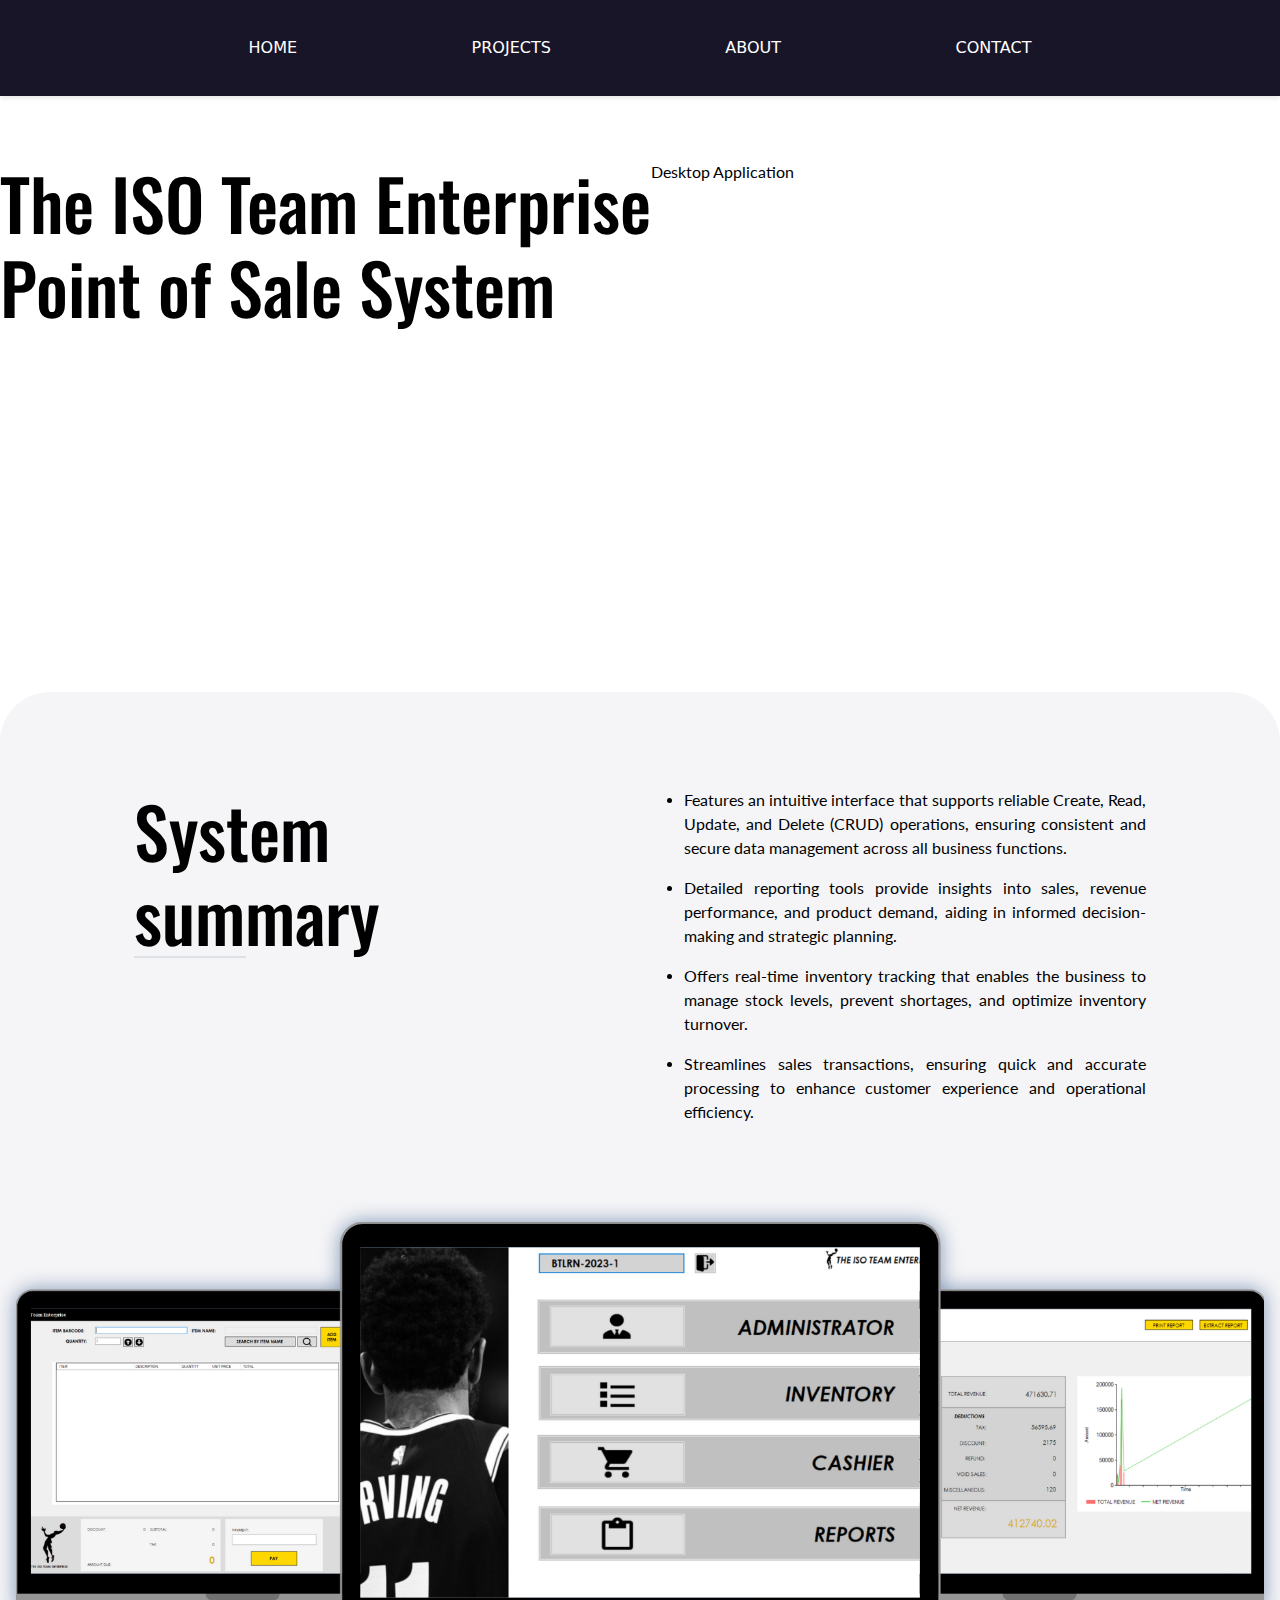
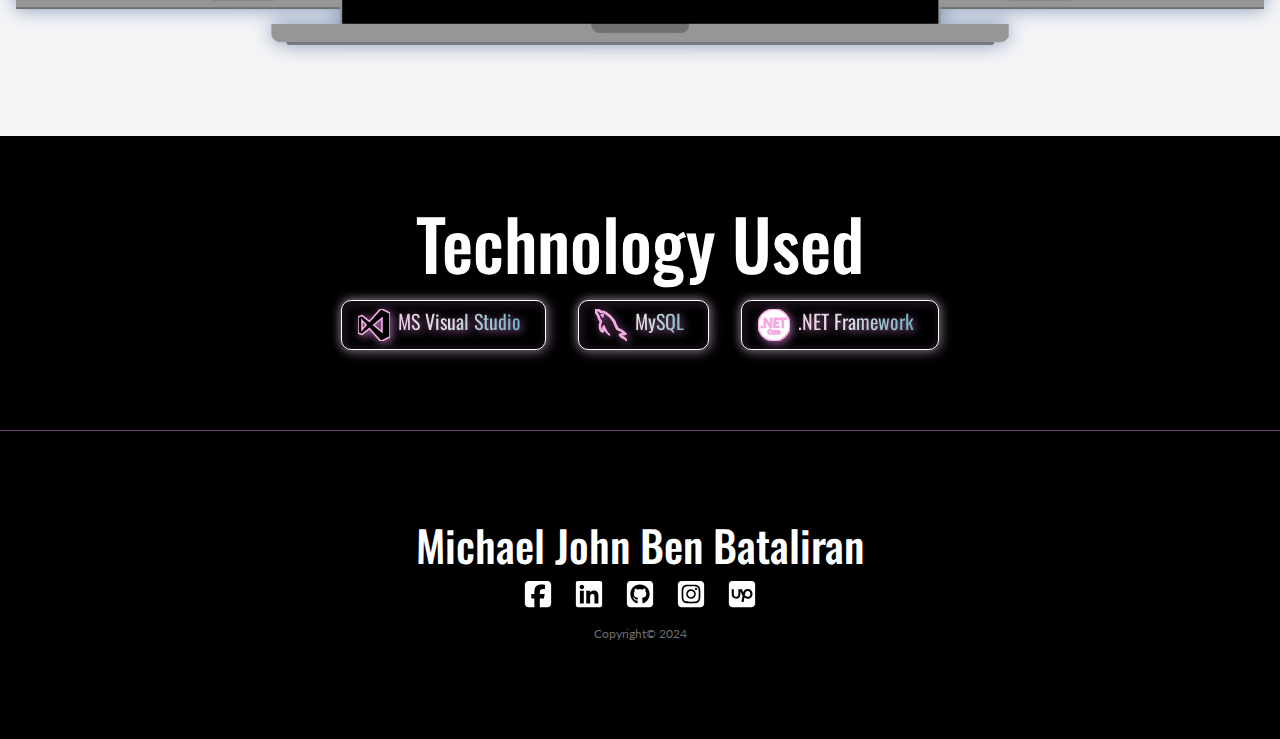
<file: possystem.html>
<!DOCTYPE html>
<html lang="en">
<head>
    <meta charset="UTF-8">
    <meta name="viewport" content="width=device-width, initial-scale=1.0">
    <title>Point of Sale System</title>
    <link rel="icon" href="assets/m-solid.svg" type="image/svg+xml">
        <link rel="preconnect" href="https://fonts.googleapis.com">
        <link rel="preconnect" href="https://fonts.gstatic.com" crossorigin>
        <link href="https://fonts.googleapis.com/css2?family=Dancing+Script:wght@400..700&display=swap" rel="stylesheet">
        <link href="https://cdn.jsdelivr.net/npm/bootstrap@5.3.3/dist/css/bootstrap.min.css" rel="stylesheet"
          integrity="sha384-QWTKZyjpPEjISv5WaRU9OFeRpok6YctnYmDr5pNlyT2bRjXh0JMhjY6hW+ALEwIH" crossorigin="anonymous">
        <link rel="stylesheet" href="stylesheets/headerfooter.css">
        <link rel="stylesheet" href="stylesheets/productshowcase.css">
        <link rel="preconnect" href="https://fonts.googleapis.com">
        <link rel="preconnect" href="https://fonts.gstatic.com" crossorigin>
        <link href="https://fonts.googleapis.com/css2?family=Bebas+Neue&display=swap" rel="stylesheet">
        <link
          href="https://fonts.googleapis.com/css2?family=Lato:ital,wght@0,100;0,300;0,400;0,700;0,900;1,100;1,300;1,400;1,700;1,900&display=swap"
          rel="stylesheet">
        <link href="https://fonts.googleapis.com/css2?family=Oswald:wght@200..700&display=swap" rel="stylesheet">
      </head>
      
      <body>
        <div class="header">
          <div class="container-fluid nav-container">
            <div class="row">
              <div class="col">
                <nav class="navbar navbar-expand-md">
                  <div class="container">
                    <button class="navbar-toggler" type="button" data-bs-toggle="collapse" data-bs-target="#navbarCollapse">
                      <span class="navbar-toggler-icon"></span>
                    </button>
                    <div class="collapse navbar-collapse" id="navbarCollapse">
                      <ul class="navbar-nav dark">
                        <!-- Add your navigation links here -->
                        <li class="nav-item">
                          <a class="nav-link" href="index.html">HOME</a>
                        </li>
                        <li class="nav-item">
                          <a class="nav-link" href="works.html">PROJECTS</a>
                        </li>
                        <li class="nav-item">
                          <a class="nav-link" href="whoami.html">ABOUT</a>
                        </li>
                        <li class="nav-item">
                          <a class="nav-link" href="https://mail.google.com/mail/u/0/?fs=1&tf=cm&source=mailto&to=bataliranmichaeljohnben@gmail.com">CONTACT</a>
                        </li>
                        <!-- Add more links as needed -->
                      </ul>
                    </div>
                  </div>
                </nav>
              </div>
            </div>
          </div>
        </div>

        <section id="product-intro">
            <h1>The ISO Team Enterprise  <br> Point of Sale System</h1>
            <p>Desktop Application</p>
            <div class="possystem"></div>
        </section>

        <section id="executive-summary">
            <div class="container exec-content">
                <div class="row">
                    <div class="col-lg-6 exec-left">
                        <h1>System <br> summary</h1>
                        <div class="border"></div>
                    </div>
                    <div class="col">
                        <ul>
                            <li><p>Features an intuitive interface that supports reliable Create, Read, Update, and Delete (CRUD) operations, ensuring consistent and secure data management across all business functions.</p></li>
                            <li><p>Detailed reporting tools provide insights into sales, revenue performance, and product demand, aiding in informed decision-making and strategic planning.</p></li>
                            <li><p>Offers real-time inventory tracking that enables the business to manage stock levels, prevent shortages, and optimize inventory turnover.</p></li>
                            <li><p>Streamlines sales transactions, ensuring quick and accurate processing to enhance customer experience and operational efficiency.</p></li>
                        </ul>
                    </div>
                </div>
            </div>

            <div class="ui-showcase">
              
            </div>

            <section id="positioning">
                <div class="container">
                    <div class="row">
                        <div class="col">
                            <h1>Technology Used</h1>
                            <div class="card-main">
                                <div class="card">
                                  <svg viewBox="0 0 128 128"><path fill="#000" d="M94.145.348a8 8 0 0 0-.563.072 8 8 0 0 0-.928.027 8 8 0 0 0-.982.215 8 8 0 0 0-.553.072 8 8 0 0 0-.822.387 8 8 0 0 0-.486.229A8 8 0 0 0 88 2.668L45.486 49.674l-24.82-20.34-2.172-1.865a5.333 5.333 0 0 0-.826-.463 5.333 5.333 0 0 0-.535-.3 5.333 5.333 0 0 0-.604-.227 5.333 5.333 0 0 0-.644-.15 5.333 5.333 0 0 0-.504-.017 5.333 5.333 0 0 0-.51-.074 5.333 5.333 0 0 0-.266.06 5.333 5.333 0 0 0-.214-.003 5.333 5.333 0 0 0-.227.06 5.333 5.333 0 0 0-.484.006 3.4 3.4 0 0 0-.707.24l-9.694 4.067a5.333 5.333 0 0 0-1.466.95 5.333 5.333 0 0 0-.215.177 5.333 5.333 0 0 0-.23.312 5.333 5.333 0 0 0-.64.88 5.333 5.333 0 0 0-.267.476 5.333 5.333 0 0 0-.09.275 5.333 5.333 0 0 0-.232.908 5.333 5.333 0 0 0-.139.516v57.68a5.333 5.333 0 0 0 .139.512 5.333 5.333 0 0 0 .232.914 5.333 5.333 0 0 0 .09.271 5.333 5.333 0 0 0 .268.477 5.333 5.333 0 0 0 .638.879 5.333 5.333 0 0 0 .23.312 5.333 5.333 0 0 0 .216.178 5.333 5.333 0 0 0 1.466.949l9.694 4.066a5.333 5.333 0 0 0 1.716.37 5.333 5.333 0 0 0 .51-.01 5.333 5.333 0 0 0 1.272-.198 5.333 5.333 0 0 0 .51-.154 5.333 5.333 0 0 0 1.513-.873l2.172-1.867 24.82-20.34L88 125.334a8 8 0 0 0 1.902 1.387 8 8 0 0 0 .604.23 8 8 0 0 0 .006.002 8 8 0 0 0 1.342.516 8 8 0 0 0 .242.013 8 8 0 0 0 1.558.088 8 8 0 0 0 .99.014 8 8 0 0 0 2.45-.703l26.373-12.68a8 8 0 0 0 .572-.306 8 8 0 0 0 .17-.106 8 8 0 0 0 .383-.25 8 8 0 0 0 .181-.135 8 8 0 0 0 .33-.258 8 8 0 0 0 .204-.173 8 8 0 0 0 .277-.26 8 8 0 0 0 .19-.19 8 8 0 0 0 .283-.314 8 8 0 0 0 .144-.166 8 8 0 0 0 .266-.352 8 8 0 0 0 .142-.193 8 8 0 0 0 .33-.53 8 8 0 0 0 .09-.17 8 8 0 0 0 .2-.386 8 8 0 0 0 .113-.256 8 8 0 0 0 .152-.379 8 8 0 0 0 .076-.215 8 8 0 0 0 .116-.367 8 8 0 0 0 .082-.304 8 8 0 0 0 .072-.342 8 8 0 0 0 .053-.274 8 8 0 0 0 .056-.431 8 8 0 0 0 .022-.18 8 8 0 0 0 .002-.023 8 8 0 0 0 .027-.653V21.027a8 8 0 0 0 0-.011 8 8 0 0 0-.027-.655 8 8 0 0 0-.018-.158 8 8 0 0 0-.066-.508 8 8 0 0 0-.034-.17 8 8 0 0 0-.095-.443 8 8 0 0 0-.073-.268 8 8 0 0 0-.103-.33 8 8 0 0 0-.102-.295 8 8 0 0 0-.142-.345 8 8 0 0 0-.1-.233 8 8 0 0 0-.209-.404 8 8 0 0 0-.103-.195 8 8 0 0 0-.332-.528 8 8 0 0 0-.106-.14 8 8 0 0 0-.277-.37 8 8 0 0 0-.188-.216 8 8 0 0 0-.246-.274 8 8 0 0 0-.193-.193 8 8 0 0 0-.28-.262 8 8 0 0 0-.202-.174 8 8 0 0 0-.33-.257 8 8 0 0 0-.182-.135 8 8 0 0 0-.383-.25 8 8 0 0 0-.17-.106 8 8 0 0 0-.572-.306L97.094 1.12A8 8 0 0 0 94.75.416a8 8 0 0 0-.342.002 8 8 0 0 0-.263-.07zM96 36.908v54.186L62.947 64.002 96 36.908zm-80 8.82 16.527 18.274L16 82.275V45.73z"></path></svg>
                                    
                                  <h5 class="card-title">MS Visual Studio</h5>          
                                </div>
                                <div class="card">
                                    <div class="lang"><svg viewBox="0 0 128 128"><path d="M117.688 98.242c-6.973-.191-12.297.461-16.852 2.379-1.293.547-3.355.559-3.566 2.18.711.746.82 1.859 1.387 2.777 1.086 1.754 2.922 4.113 4.559 5.352 1.789 1.348 3.633 2.793 5.551 3.961 3.414 2.082 7.223 3.27 10.504 5.352 1.938 1.23 3.859 2.777 5.75 4.164.934.684 1.563 1.75 2.773 2.18v-.195c-.637-.812-.801-1.93-1.387-2.777l-2.578-2.578c-2.52-3.344-5.719-6.281-9.117-8.719-2.711-1.949-8.781-4.578-9.91-7.73l-.199-.199c1.922-.219 4.172-.914 5.949-1.391 2.98-.797 5.645-.59 8.719-1.387l4.164-1.187v-.793c-1.555-1.594-2.664-3.707-4.359-5.152-4.441-3.781-9.285-7.555-14.273-10.703-2.766-1.746-6.184-2.883-9.117-4.363-.988-.496-2.719-.758-3.371-1.586-1.539-1.961-2.379-4.449-3.566-6.738-2.488-4.793-4.93-10.023-7.137-15.066-1.504-3.437-2.484-6.828-4.359-9.91-9-14.797-18.687-23.73-33.695-32.508-3.195-1.867-7.039-2.605-11.102-3.57l-6.543-.395c-1.332-.555-2.715-2.184-3.965-2.977C16.977 3.52 4.223-3.312.539 5.672-1.785 11.34 4.016 16.871 6.09 19.746c1.457 2.012 3.32 4.273 4.359 6.539.688 1.492.805 2.984 1.391 4.559 1.438 3.883 2.695 8.109 4.559 11.695.941 1.816 1.98 3.727 3.172 5.352.727.996 1.98 1.438 2.18 2.973-1.227 1.715-1.297 4.375-1.984 6.543-3.098 9.77-1.926 21.91 2.578 29.137 1.383 2.223 4.641 6.98 9.117 5.156 3.918-1.598 3.043-6.539 4.164-10.902.254-.988.098-1.715.594-2.379v.199l3.57 7.133c2.641 4.254 7.324 8.699 11.297 11.699 2.059 1.555 3.68 4.242 6.344 5.152v-.199h-.199c-.516-.805-1.324-1.137-1.98-1.781-1.551-1.523-3.277-3.414-4.559-5.156-3.613-4.902-6.805-10.27-9.711-15.855-1.391-2.668-2.598-5.609-3.77-8.324-.453-1.047-.445-2.633-1.387-3.172-1.281 1.988-3.172 3.598-4.164 5.945-1.582 3.754-1.789 8.336-2.375 13.082-.348.125-.195.039-.398.199-2.762-.668-3.73-3.508-4.758-5.949-2.594-6.164-3.078-16.09-.793-23.191.59-1.836 3.262-7.617 2.18-9.316-.516-1.691-2.219-2.672-3.172-3.965-1.18-1.598-2.355-3.703-3.172-5.551-2.125-4.805-3.113-10.203-5.352-15.062-1.07-2.324-2.875-4.676-4.359-6.738-1.645-2.289-3.484-3.977-4.758-6.742-.453-.984-1.066-2.559-.398-3.566.215-.684.516-.969 1.191-1.191 1.148-.887 4.352.297 5.547.793 3.18 1.32 5.832 2.578 8.527 4.363 1.289.855 2.598 2.512 4.16 2.973h1.785c2.789.641 5.914.195 8.523.988 4.609 1.402 8.738 3.582 12.488 5.949 11.422 7.215 20.766 17.48 27.156 29.734 1.027 1.973 1.473 3.852 2.379 5.945 1.824 4.219 4.125 8.559 5.941 12.688 1.816 4.113 3.582 8.27 6.148 11.695 1.348 1.801 6.551 2.766 8.918 3.766 1.66.699 4.379 1.43 5.949 2.379 3 1.809 5.906 3.965 8.723 5.945 1.402.992 5.73 3.168 5.945 4.957zm-88.605-75.52c-1.453-.027-2.48.156-3.566.395v.199h.195c.695 1.422 1.918 2.34 2.777 3.566l1.98 4.164.199-.195c1.227-.867 1.789-2.25 1.781-4.363-.492-.52-.562-1.164-.992-1.785-.562-.824-1.66-1.289-2.375-1.98zm0 0"></path></svg></div>
                                    <h5 class="card-title">MySQL</h5>         
                                </div>
                                <div class="card">
                                    <div class="lang"><svg viewBox="0 0 128 128"><path d="M61.195 0h4.953c12.918.535 25.688 4.89 36.043 12.676 9.809 7.289 17.473 17.437 21.727 28.906 2.441 6.387 3.664 13.18 4.082 19.992v4.211c-.414 11.293-3.664 22.52-9.73 32.082-6.801 10.895-16.922 19.73-28.727 24.828A64.399 64.399 0 0165.082 128h-2.144c-11.735-.191-23.41-3.66-33.297-9.992-11.196-7.113-20.114-17.785-25.028-30.117C1.891 81.19.441 74.02 0 66.812v-4.957c.504-14.39 5.953-28.609 15.41-39.496C23.168 13.31 33.5 6.48 44.887 2.937 50.172 1.27 55.676.41 61.195 0M25.191 37.523c-.03 12.153-.011 24.305-.011 36.454 1.43.011 2.86.011 4.293.011-.075-10.433.101-20.863-.106-31.293.48.907.918 1.84 1.465 2.707C37.035 54.91 43.105 64.5 49.309 74c1.738-.023 3.476-.023 5.214.004-.003-12.16-.007-24.32.004-36.48a308.076 308.076 0 00-4.25-.012c.075 10.32-.136 20.64.125 30.949-6.507-10.352-13.101-20.645-19.695-30.945a370.85 370.85 0 00-5.516.007m38.844-.011c-.129 12.16-.004 24.32-.047 36.476 6.469-.015 12.938.024 19.41-.02a83.36 83.36 0 01.024-3.952c-5.012-.016-10.027.007-15.043-.02-.074-4.21-.004-8.426-.04-12.637 4.395-.078 8.79.012 13.18-.047-.011-1.277-.011-2.554-.019-3.832-4.387.141-8.773-.054-13.164.012.012-4.023.02-8.05.02-12.078 4.699 0 9.398-.02 14.093.012-.008-1.301 0-2.606.016-3.906-6.145-.016-12.29-.008-18.43-.008m22.602.054c.004 1.266.004 2.528.008 3.79 3.488-.04 6.972.109 10.46.035-.023 10.863.004 21.718-.011 32.574 1.46.043 2.93.035 4.39-.09-.12-5.992.118-11.988-.156-17.977.067-2.699-.07-5.394.117-8.09.106-2.14-.277-4.277-.035-6.417 3.516.047 7.035.015 10.55.015a59.774 59.774 0 01.075-3.832c-8.469-.105-16.937-.094-25.398-.008M13.55 69.094c-1.977.91-2.106 4.023-.149 5.027 1.72 1.18 4.305-.371 4.227-2.41.133-2.004-2.29-3.688-4.078-2.617m29.23 15.289c-4.277 3.469-4.226 11.195.5 14.25 2.668 1.695 6.102 1.344 8.922.215.012-.621.027-1.239.05-1.86-2.671 1.395-6.41 1.68-8.675-.61-2.965-3.237-2.297-9.269 1.613-11.476 2.211-1.164 4.907-.824 7.086.239-.007-.66-.004-1.32 0-1.98-3.097-1.099-6.922-1.04-9.496 1.222m17.207 2.71c-1.89.22-3.758 1.22-4.633 2.966-1.253 2.496-1.109 5.867.864 7.96 2.035 2.297 5.945 2.32 8.18.297 2.425-2.308 2.699-6.468.757-9.164-1.148-1.629-3.273-2.183-5.168-2.058m17.887 2.722c-1.66 2.883-1.332 7.25 1.598 9.211 2.183 1.22 4.933.832 7.074-.308-.004-.617.004-1.235.031-1.848-1.687 1.07-3.937 1.856-5.812.777-1.309-.722-1.704-2.257-1.914-3.625 2.875-.039 5.746-.082 8.625-.074-.075-1.828-.118-3.894-1.45-5.308-2.199-2.43-6.644-1.657-8.152 1.175m-8.414-2.336v12.008c.652 0 1.312 0 1.973.004.023-2.195-.04-4.394.023-6.594.016-1.27.527-2.558 1.484-3.414.801-.605 1.883-.27 2.801-.246-.012-.636-.02-1.27-.023-1.902-1.793-.398-3.336.652-4.242 2.117-.02-.633-.04-1.266-.051-1.894-.656-.024-1.313-.051-1.965-.079zm0 0"></path><path d="M58.758 89.223c1.652-.805 4.023-.41 4.945 1.3 1.05 1.887 1.027 4.383-.137 6.211-1.52 2.286-5.527 1.786-6.523-.742-1.008-2.258-.617-5.484 1.715-6.77zm0 0M79.04 92.414c.046-1.574 1.144-3.137 2.726-3.48.976-.164 2.097.007 2.773.793.672.714.813 1.714.98 2.64-2.16.012-4.32-.031-6.48.047zm0 0"></path></svg></div>  
                                    <h5 class="card-title">.NET Framework</h5>         
                                </div>
                              </div>
                        </div>
                    </div>
                </div>
            
        </section>
    
        <footer>
            <div class="container">
              <div class="row">
                <div class="col">
                  <h1>Michael John Ben Bataliran</h1>
                  <div class="contacts">
                    <a href="https://www.facebook.com/kingjeybie"><svg xmlns="http://www.w3.org/2000/svg" viewBox="0 0 448 512"><!--!Font Awesome Free 6.5.2 by @fontawesome - https://fontawesome.com License - https://fontawesome.com/license/free Copyright 2024 Fonticons, Inc.--><path d="M64 32C28.7 32 0 60.7 0 96V416c0 35.3 28.7 64 64 64h98.2V334.2H109.4V256h52.8V222.3c0-87.1 39.4-127.5 125-127.5c16.2 0 44.2 3.2 55.7 6.4V172c-6-.6-16.5-1-29.6-1c-42 0-58.2 15.9-58.2 57.2V256h83.6l-14.4 78.2H255V480H384c35.3 0 64-28.7 64-64V96c0-35.3-28.7-64-64-64H64z"/></svg></a>
                    <a href="https://www.linkedin.com/in/michael-john-ben-bataliran-097089280/"><svg xmlns="http://www.w3.org/2000/svg" viewBox="0 0 448 512"><!--!Font Awesome Free 6.5.2 by @fontawesome - https://fontawesome.com License - https://fontawesome.com/license/free Copyright 2024 Fonticons, Inc.--><path d="M416 32H31.9C14.3 32 0 46.5 0 64.3v383.4C0 465.5 14.3 480 31.9 480H416c17.6 0 32-14.5 32-32.3V64.3c0-17.8-14.4-32.3-32-32.3zM135.4 416H69V202.2h66.5V416zm-33.2-243c-21.3 0-38.5-17.3-38.5-38.5S80.9 96 102.2 96c21.2 0 38.5 17.3 38.5 38.5 0 21.3-17.2 38.5-38.5 38.5zm282.1 243h-66.4V312c0-24.8-.5-56.7-34.5-56.7-34.6 0-39.9 27-39.9 54.9V416h-66.4V202.2h63.7v29.2h.9c8.9-16.8 30.6-34.5 62.9-34.5 67.2 0 79.7 44.3 79.7 101.9V416z"/></svg></a>
                    <a href="https://github.com/thegreatkeljb"><svg xmlns="http://www.w3.org/2000/svg" viewBox="0 0 448 512"><!--!Font Awesome Free 6.5.2 by @fontawesome - https://fontawesome.com License - https://fontawesome.com/license/free Copyright 2024 Fonticons, Inc.--><path d="M448 96c0-35.3-28.7-64-64-64H64C28.7 32 0 60.7 0 96V416c0 35.3 28.7 64 64 64H384c35.3 0 64-28.7 64-64V96zM265.8 407.7c0-1.8 0-6 .1-11.6c.1-11.4 .1-28.8 .1-43.7c0-15.6-5.2-25.5-11.3-30.7c37-4.1 76-9.2 76-73.1c0-18.2-6.5-27.3-17.1-39c1.7-4.3 7.4-22-1.7-45c-13.9-4.3-45.7 17.9-45.7 17.9c-13.2-3.7-27.5-5.6-41.6-5.6s-28.4 1.9-41.6 5.6c0 0-31.8-22.2-45.7-17.9c-9.1 22.9-3.5 40.6-1.7 45c-10.6 11.7-15.6 20.8-15.6 39c0 63.6 37.3 69 74.3 73.1c-4.8 4.3-9.1 11.7-10.6 22.3c-9.5 4.3-33.8 11.7-48.3-13.9c-9.1-15.8-25.5-17.1-25.5-17.1c-16.2-.2-1.1 10.2-1.1 10.2c10.8 5 18.4 24.2 18.4 24.2c9.7 29.7 56.1 19.7 56.1 19.7c0 9 .1 21.7 .1 30.6c0 4.8 .1 8.6 .1 10c0 4.3-3 9.5-11.5 8C106 393.6 59.8 330.8 59.8 257.4c0-91.8 70.2-161.5 162-161.5s166.2 69.7 166.2 161.5c.1 73.4-44.7 136.3-110.7 158.3c-8.4 1.5-11.5-3.7-11.5-8zm-90.5-54.8c-.2-1.5 1.1-2.8 3-3.2c1.9-.2 3.7 .6 3.9 1.9c.3 1.3-1 2.6-3 3c-1.9 .4-3.7-.4-3.9-1.7zm-9.1 3.2c-2.2 .2-3.7-.9-3.7-2.4c0-1.3 1.5-2.4 3.5-2.4c1.9-.2 3.7 .9 3.7 2.4c0 1.3-1.5 2.4-3.5 2.4zm-14.3-2.2c-1.9-.4-3.2-1.9-2.8-3.2s2.4-1.9 4.1-1.5c2 .6 3.3 2.1 2.8 3.4c-.4 1.3-2.4 1.9-4.1 1.3zm-12.5-7.3c-1.5-1.3-1.9-3.2-.9-4.1c.9-1.1 2.8-.9 4.3 .6c1.3 1.3 1.8 3.3 .9 4.1c-.9 1.1-2.8 .9-4.3-.6zm-8.5-10c-1.1-1.5-1.1-3.2 0-3.9c1.1-.9 2.8-.2 3.7 1.3c1.1 1.5 1.1 3.3 0 4.1c-.9 .6-2.6 0-3.7-1.5zm-6.3-8.8c-1.1-1.3-1.3-2.8-.4-3.5c.9-.9 2.4-.4 3.5 .6c1.1 1.3 1.3 2.8 .4 3.5c-.9 .9-2.4 .4-3.5-.6zm-6-6.4c-1.3-.6-1.9-1.7-1.5-2.6c.4-.6 1.5-.9 2.8-.4c1.3 .7 1.9 1.8 1.5 2.6c-.4 .9-1.7 1.1-2.8 .4z"/></svg></a>
                    <a href="https://www.instagram.com/thegreatkeljb/"><svg xmlns="http://www.w3.org/2000/svg" viewBox="0 0 448 512"><!--!Font Awesome Free 6.5.2 by @fontawesome - https://fontawesome.com License - https://fontawesome.com/license/free Copyright 2024 Fonticons, Inc.--><path d="M194.4 211.7a53.3 53.3 0 1 0 59.3 88.7 53.3 53.3 0 1 0 -59.3-88.7zm142.3-68.4c-5.2-5.2-11.5-9.3-18.4-12c-18.1-7.1-57.6-6.8-83.1-6.5c-4.1 0-7.9 .1-11.2 .1c-3.3 0-7.2 0-11.4-.1c-25.5-.3-64.8-.7-82.9 6.5c-6.9 2.7-13.1 6.8-18.4 12s-9.3 11.5-12 18.4c-7.1 18.1-6.7 57.7-6.5 83.2c0 4.1 .1 7.9 .1 11.1s0 7-.1 11.1c-.2 25.5-.6 65.1 6.5 83.2c2.7 6.9 6.8 13.1 12 18.4s11.5 9.3 18.4 12c18.1 7.1 57.6 6.8 83.1 6.5c4.1 0 7.9-.1 11.2-.1c3.3 0 7.2 0 11.4 .1c25.5 .3 64.8 .7 82.9-6.5c6.9-2.7 13.1-6.8 18.4-12s9.3-11.5 12-18.4c7.2-18 6.8-57.4 6.5-83c0-4.2-.1-8.1-.1-11.4s0-7.1 .1-11.4c.3-25.5 .7-64.9-6.5-83l0 0c-2.7-6.9-6.8-13.1-12-18.4zm-67.1 44.5A82 82 0 1 1 178.4 324.2a82 82 0 1 1 91.1-136.4zm29.2-1.3c-3.1-2.1-5.6-5.1-7.1-8.6s-1.8-7.3-1.1-11.1s2.6-7.1 5.2-9.8s6.1-4.5 9.8-5.2s7.6-.4 11.1 1.1s6.5 3.9 8.6 7s3.2 6.8 3.2 10.6c0 2.5-.5 5-1.4 7.3s-2.4 4.4-4.1 6.2s-3.9 3.2-6.2 4.2s-4.8 1.5-7.3 1.5l0 0c-3.8 0-7.5-1.1-10.6-3.2zM448 96c0-35.3-28.7-64-64-64H64C28.7 32 0 60.7 0 96V416c0 35.3 28.7 64 64 64H384c35.3 0 64-28.7 64-64V96zM357 389c-18.7 18.7-41.4 24.6-67 25.9c-26.4 1.5-105.6 1.5-132 0c-25.6-1.3-48.3-7.2-67-25.9s-24.6-41.4-25.8-67c-1.5-26.4-1.5-105.6 0-132c1.3-25.6 7.1-48.3 25.8-67s41.5-24.6 67-25.8c26.4-1.5 105.6-1.5 132 0c25.6 1.3 48.3 7.1 67 25.8s24.6 41.4 25.8 67c1.5 26.3 1.5 105.4 0 131.9c-1.3 25.6-7.1 48.3-25.8 67z"/></svg></a>
                    <a href="https://www.upwork.com/freelancers/~016fa21704668e60ec?mp_source=share"><svg xmlns="http://www.w3.org/2000/svg" viewBox="0 0 448 512"><!--!Font Awesome Free 6.5.2 by @fontawesome - https://fontawesome.com License - https://fontawesome.com/license/free Copyright 2024 Fonticons, Inc.--><path d="M56 32l336 0c30.9 0 56 25.1 56 56l0 336c0 30.9-25.1 56-56 56L56 480c-30.9 0-56-25.1-56-56L0 88C0 57.1 25.1 32 56 32zM270.9 274.2c6.6-52.9 25.9-69.5 51.4-69.5c25.3 0 44.9 20.2 44.9 49.7s-19.7 49.7-44.9 49.7c-27.9 0-46.3-21.5-51.4-29.9zm-26.7-41.8c-8.2-15.5-14.3-36.3-19.2-55.6l-29.7 0-33.2 0 0 78.1c0 28.4-12.9 49.4-38.2 49.4s-39.8-20.9-39.8-49.3l.3-78.1-36.2 0 0 78.1c0 22.8 7.4 43.5 20.9 58.2c13.9 15.2 32.8 23.2 54.8 23.2c43.7 0 74.2-33.5 74.2-81.5l0-52.5c4.6 17.3 15.4 50.5 36.2 79.7L215 392.6l36.8 0 12.8-78.4c4.2 3.5 8.7 6.6 13.4 9.4c12.3 7.8 26.4 12.2 40.9 12.6l.1 0c.5 0 1.1 0 1.6 0c.6 0 1.1 0 1.7 0c45.1 0 80.9-34.9 80.9-81.9s-35.9-82.2-80.9-82.2c-45.4 0-70.9 29.7-78.1 60.1z"/></svg></a>
                  </div>
                  <p>Copyright© 2024</p>
                </div>
              </div>
            </div>
          </footer>
        
          <script src="https://cdn.jsdelivr.net/npm/bootstrap@5.3.3/dist/js/bootstrap.bundle.min.js"
            integrity="sha384-YvpcrYf0tY3lHB60NNkmXc5s9fDVZLESaAA55NDzOxhy9GkcIdslK1eN7N6jIeHz"
            crossorigin="anonymous"></script>
            <script src="https://code.jquery.com/jquery-3.5.1.slim.min.js"></script>
            <script src="https://cdn.jsdelivr.net/npm/@popperjs/core@2.9.2/dist/umd/popper.min.js"></script>
            <script src="https://stackpath.bootstrapcdn.com/bootstrap/4.5.2/js/bootstrap.min.js"></script>
          <script src="/scripts/basic_scripts.js"></script>
        </body>
</html>
</file>
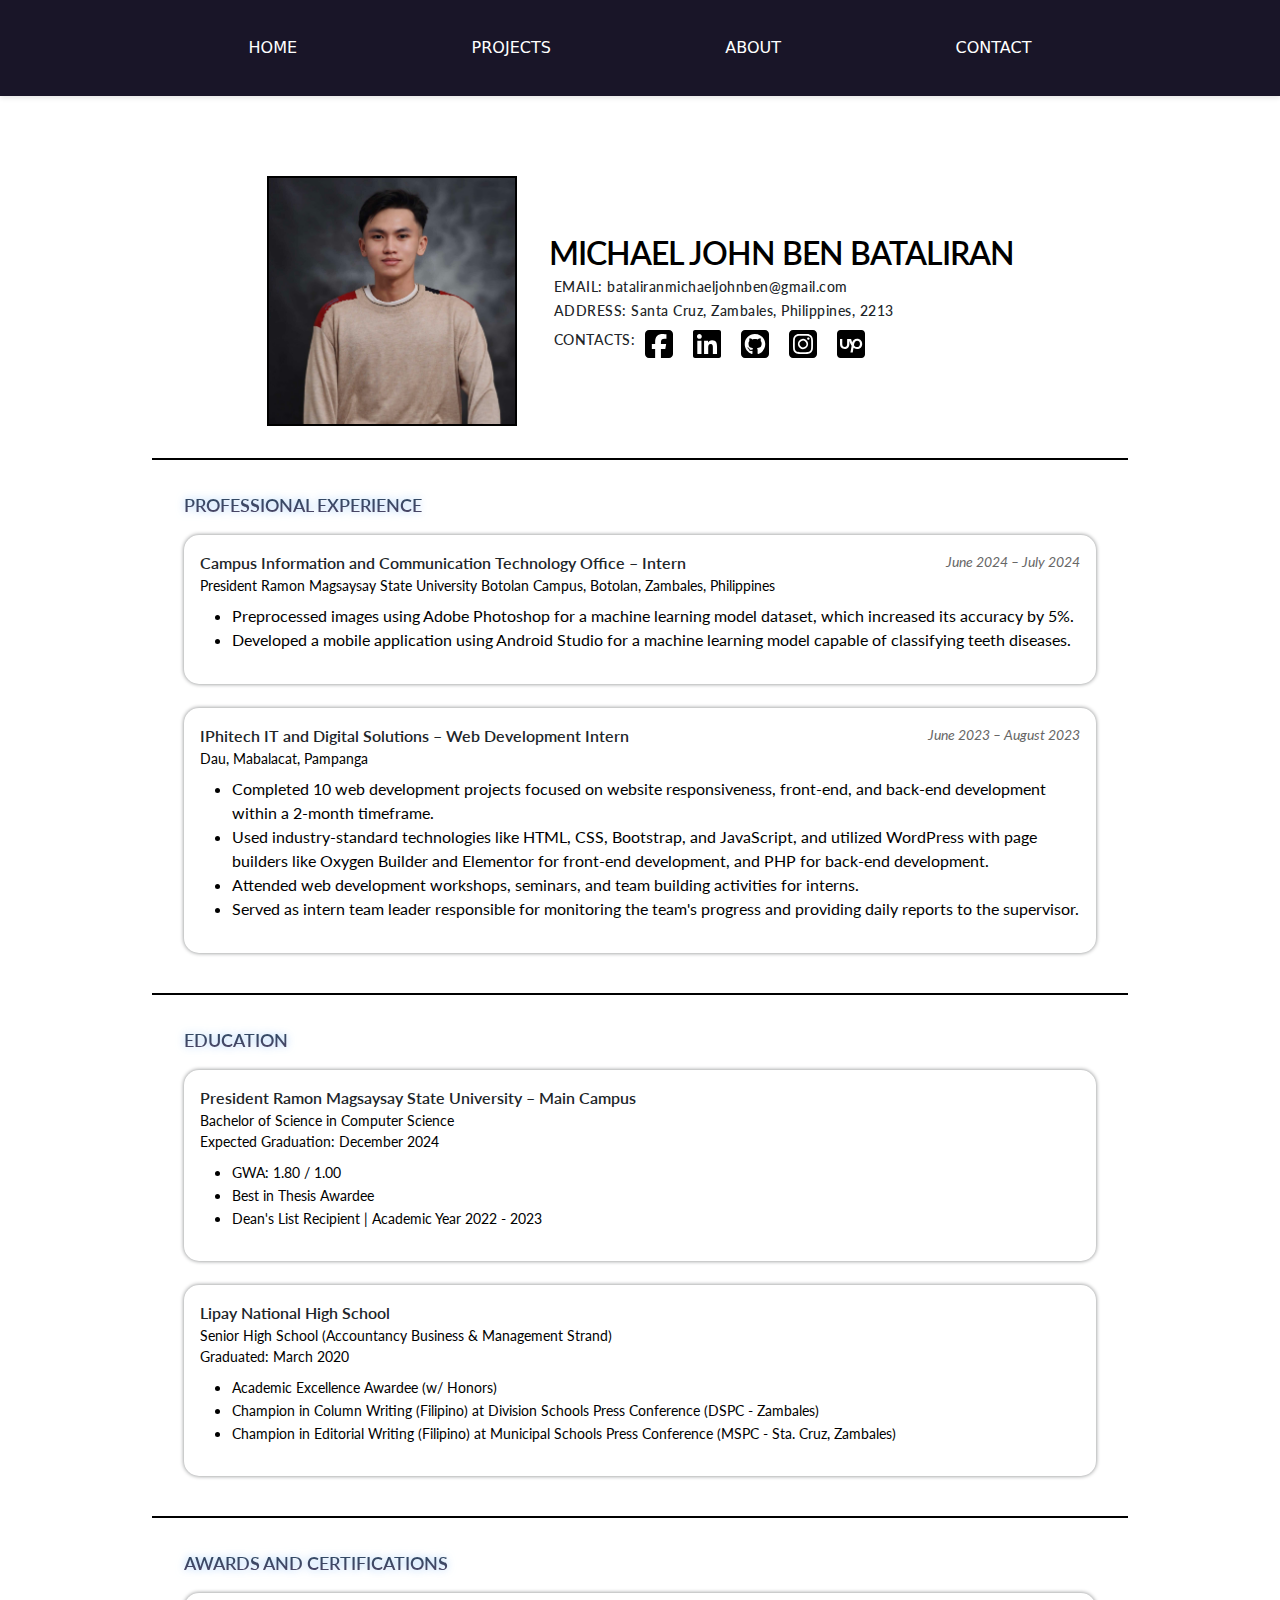
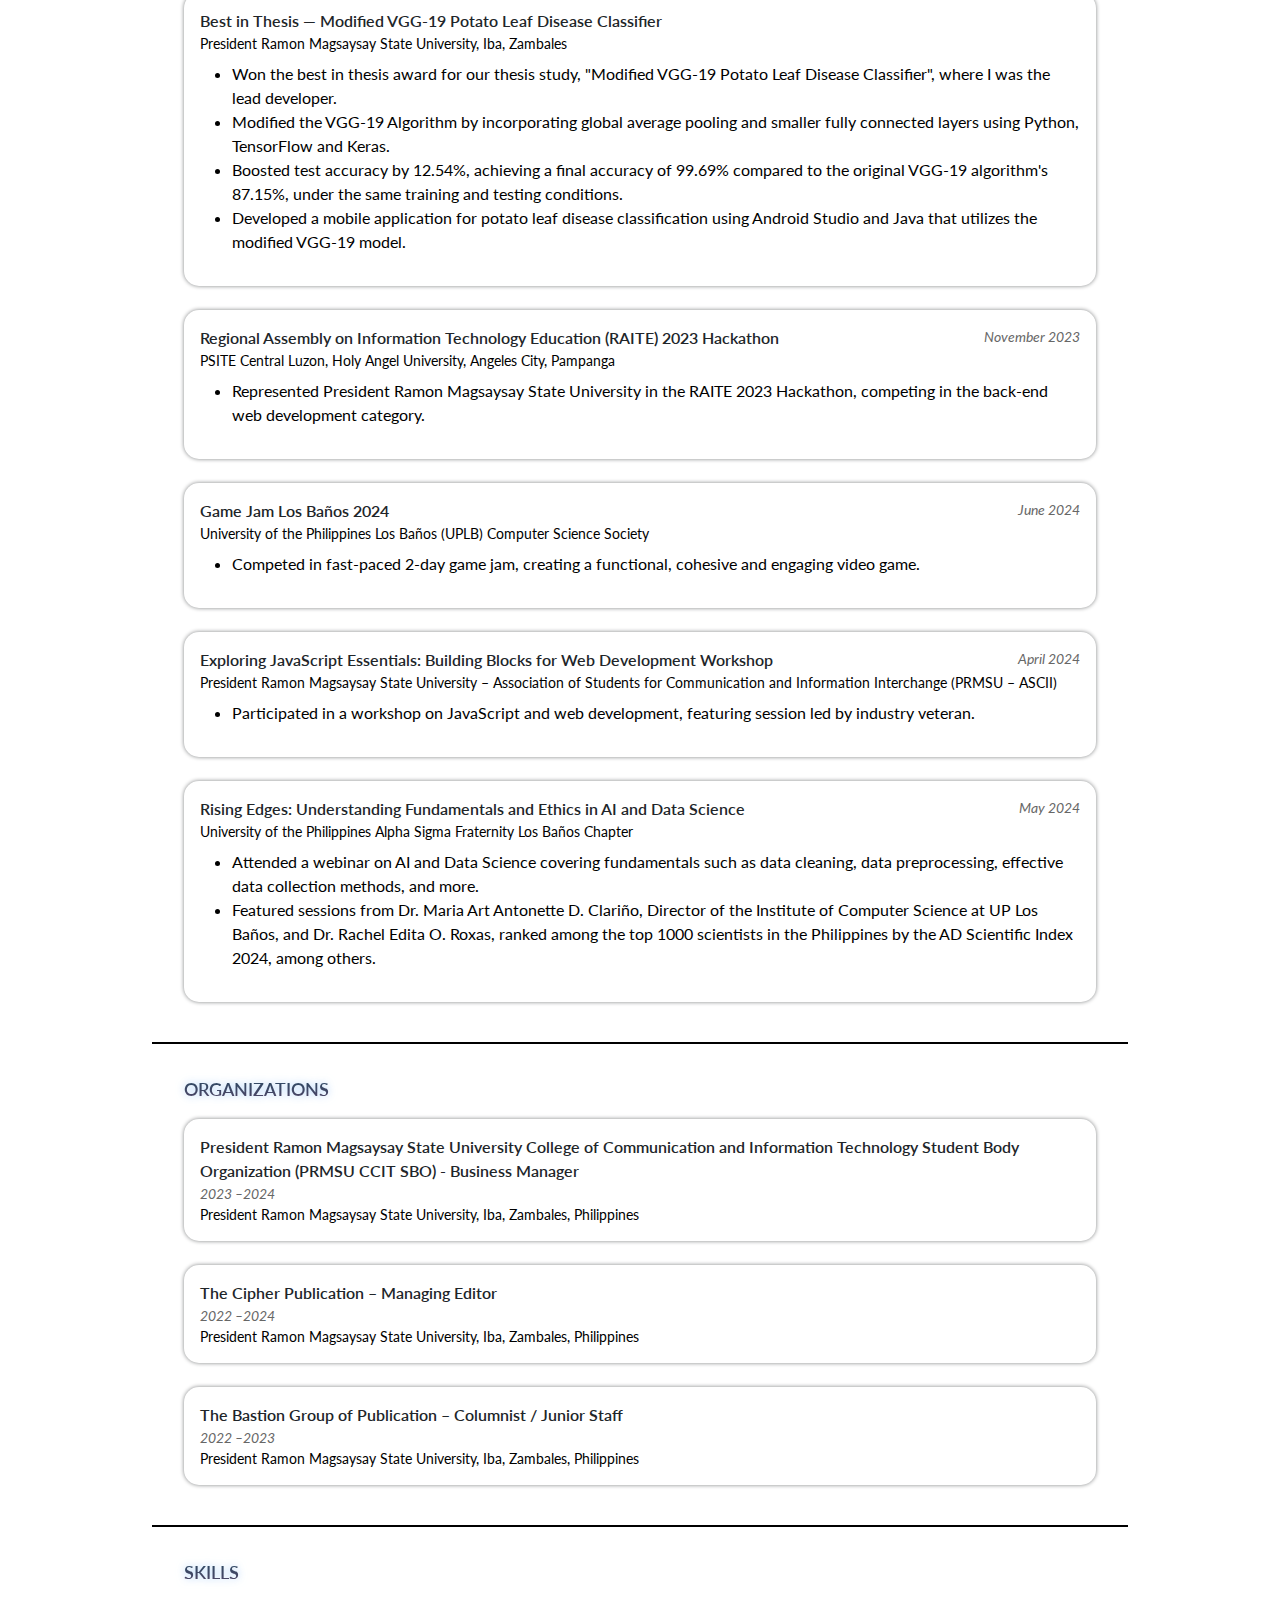
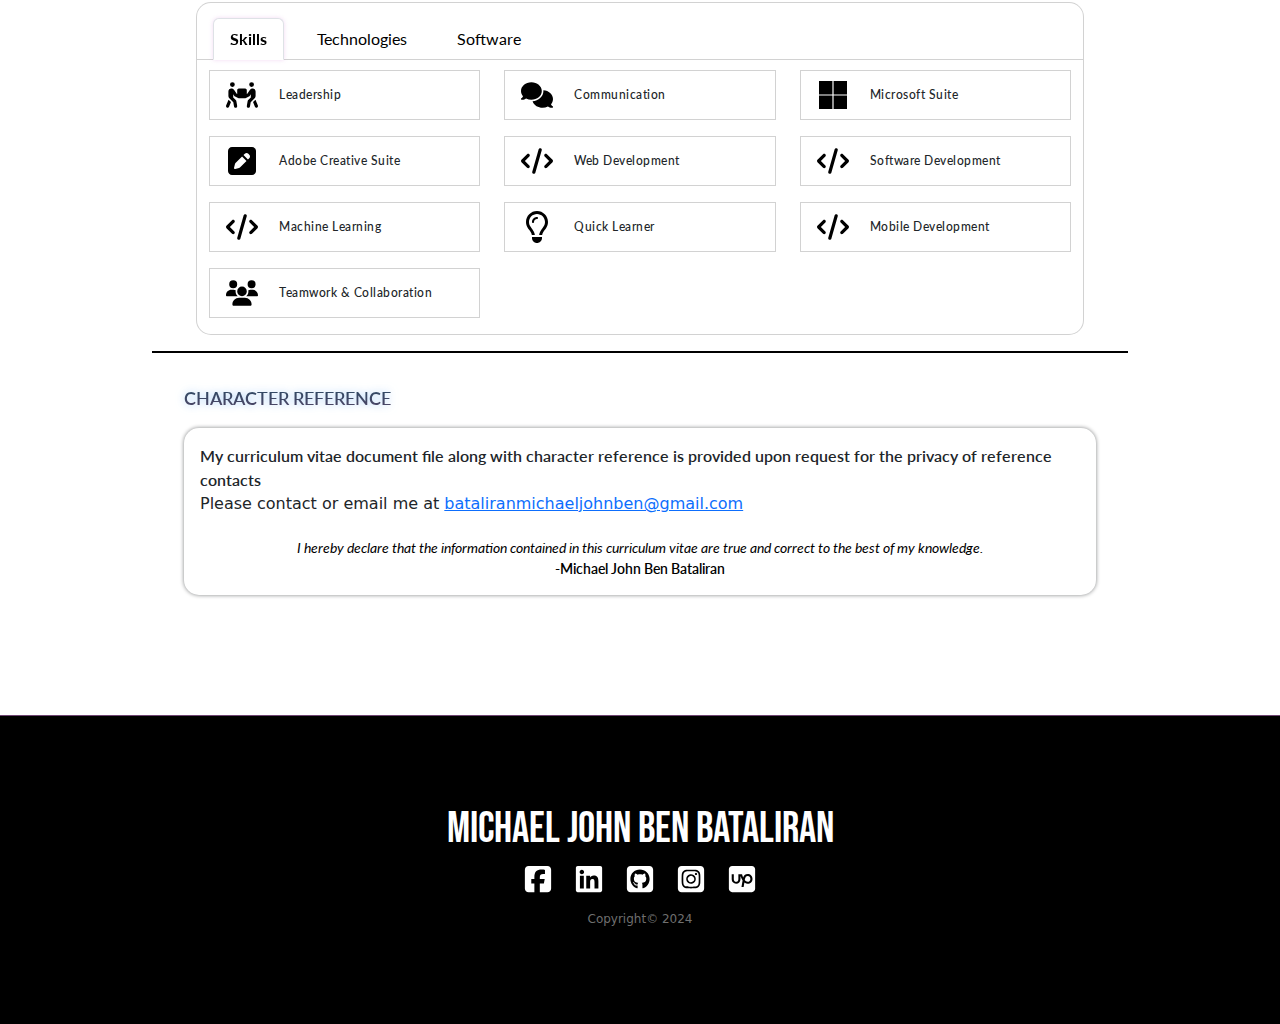
<file: resume.html>
<!DOCTYPE html>
<html lang="en">

<head>
  <meta charset="UTF-8">
  <meta name="viewport" content="width=device-width, initial-scale=1.0">
  <title>My Curriculum Vitae</title>
  <link rel="icon" href="assets/m-solid.svg" type="image/svg+xml">
  <link rel="preconnect" href="https://fonts.googleapis.com">
  <link rel="preconnect" href="https://fonts.gstatic.com" crossorigin>
  <link href="https://fonts.googleapis.com/css2?family=Dancing+Script:wght@400..700&display=swap" rel="stylesheet">
  <link href="https://cdn.jsdelivr.net/npm/bootstrap@5.3.3/dist/css/bootstrap.min.css" rel="stylesheet"
    integrity="sha384-QWTKZyjpPEjISv5WaRU9OFeRpok6YctnYmDr5pNlyT2bRjXh0JMhjY6hW+ALEwIH" crossorigin="anonymous">
  <link rel="stylesheet" href="stylesheets/headerfooter.css">
  <link rel="preconnect" href="https://fonts.googleapis.com">
  <link rel="preconnect" href="https://fonts.gstatic.com" crossorigin>
  <link href="https://fonts.googleapis.com/css2?family=Bebas+Neue&display=swap" rel="stylesheet">
  <link
    href="https://fonts.googleapis.com/css2?family=Lato:ital,wght@0,100;0,300;0,400;0,700;0,900;1,100;1,300;1,400;1,700;1,900&display=swap"
    rel="stylesheet">
    <link href="https://fonts.googleapis.com/css2?family=Oswald:wght@200..700&display=swap" rel="stylesheet">
    <link rel="stylesheet" href="stylesheets/resume.css">
</head>

<body>
    <div class="header">
      <div class="container-fluid nav-container">
        <div class="row">
          <div class="col">
            <nav class="navbar navbar-expand-md">
              <div class="container">
                <button class="navbar-toggler" type="button" data-bs-toggle="collapse" data-bs-target="#navbarCollapse">
                  <span class="navbar-toggler-icon"></span>
                </button>
                <div class="collapse navbar-collapse" id="navbarCollapse">
                  <ul class="navbar-nav">
                    <!-- Add your navigation links here -->
                    <li class="nav-item">
                        <a class="nav-link" href="index.html">HOME</a>
                      </li>
                      <li class="nav-item">
                        <a class="nav-link" href="works.html">PROJECTS</a>
                      </li>
                      <li class="nav-item">
                        <a class="nav-link" href="whoami.html">ABOUT</a>
                      </li>
                      <li class="nav-item">
                        <a class="nav-link" href="https://mail.google.com/mail/u/0/?fs=1&tf=cm&source=mailto&to=bataliranmichaeljohnben@gmail.com">CONTACT</a>
                      </li>
                    <!-- Add more links as needed -->
                  </ul>
                </div>
              </div>
            </nav>
          </div>
        </div>
      </div>
    </div>

   <section id="resume">
        <div class="container resume-bound">
            <div class="row">
                <div class="col">

                    <div class="resume-header">
                        <div class="resume-image"></div>
                        <div class="header-details">
                            <h1>MICHAEL JOHN BEN BATALIRAN</h1>
                            <h5>EMAIL: bataliranmichaeljohnben@gmail.com</h5>
                            <h5>ADDRESS: Santa Cruz, Zambales, Philippines, 2213</h5>     
                            <div class="resume-contacts">
                                <h5>CONTACTS:</h5>
                                <a href="https://www.facebook.com/kingjeybie"><svg xmlns="http://www.w3.org/2000/svg" viewBox="0 0 448 512"><!--!Font Awesome Free 6.5.2 by @fontawesome - https://fontawesome.com License - https://fontawesome.com/license/free Copyright 2024 Fonticons, Inc.--><path d="M64 32C28.7 32 0 60.7 0 96V416c0 35.3 28.7 64 64 64h98.2V334.2H109.4V256h52.8V222.3c0-87.1 39.4-127.5 125-127.5c16.2 0 44.2 3.2 55.7 6.4V172c-6-.6-16.5-1-29.6-1c-42 0-58.2 15.9-58.2 57.2V256h83.6l-14.4 78.2H255V480H384c35.3 0 64-28.7 64-64V96c0-35.3-28.7-64-64-64H64z"/></svg></a>
                                <a href="https://www.linkedin.com/in/michael-john-ben-bataliran-097089280/"><svg xmlns="http://www.w3.org/2000/svg" viewBox="0 0 448 512"><!--!Font Awesome Free 6.5.2 by @fontawesome - https://fontawesome.com License - https://fontawesome.com/license/free Copyright 2024 Fonticons, Inc.--><path d="M416 32H31.9C14.3 32 0 46.5 0 64.3v383.4C0 465.5 14.3 480 31.9 480H416c17.6 0 32-14.5 32-32.3V64.3c0-17.8-14.4-32.3-32-32.3zM135.4 416H69V202.2h66.5V416zm-33.2-243c-21.3 0-38.5-17.3-38.5-38.5S80.9 96 102.2 96c21.2 0 38.5 17.3 38.5 38.5 0 21.3-17.2 38.5-38.5 38.5zm282.1 243h-66.4V312c0-24.8-.5-56.7-34.5-56.7-34.6 0-39.9 27-39.9 54.9V416h-66.4V202.2h63.7v29.2h.9c8.9-16.8 30.6-34.5 62.9-34.5 67.2 0 79.7 44.3 79.7 101.9V416z"/></svg></a>
                                <a href="https://github.com/thegreatkeljb"><svg xmlns="http://www.w3.org/2000/svg" viewBox="0 0 448 512"><!--!Font Awesome Free 6.5.2 by @fontawesome - https://fontawesome.com License - https://fontawesome.com/license/free Copyright 2024 Fonticons, Inc.--><path d="M448 96c0-35.3-28.7-64-64-64H64C28.7 32 0 60.7 0 96V416c0 35.3 28.7 64 64 64H384c35.3 0 64-28.7 64-64V96zM265.8 407.7c0-1.8 0-6 .1-11.6c.1-11.4 .1-28.8 .1-43.7c0-15.6-5.2-25.5-11.3-30.7c37-4.1 76-9.2 76-73.1c0-18.2-6.5-27.3-17.1-39c1.7-4.3 7.4-22-1.7-45c-13.9-4.3-45.7 17.9-45.7 17.9c-13.2-3.7-27.5-5.6-41.6-5.6s-28.4 1.9-41.6 5.6c0 0-31.8-22.2-45.7-17.9c-9.1 22.9-3.5 40.6-1.7 45c-10.6 11.7-15.6 20.8-15.6 39c0 63.6 37.3 69 74.3 73.1c-4.8 4.3-9.1 11.7-10.6 22.3c-9.5 4.3-33.8 11.7-48.3-13.9c-9.1-15.8-25.5-17.1-25.5-17.1c-16.2-.2-1.1 10.2-1.1 10.2c10.8 5 18.4 24.2 18.4 24.2c9.7 29.7 56.1 19.7 56.1 19.7c0 9 .1 21.7 .1 30.6c0 4.8 .1 8.6 .1 10c0 4.3-3 9.5-11.5 8C106 393.6 59.8 330.8 59.8 257.4c0-91.8 70.2-161.5 162-161.5s166.2 69.7 166.2 161.5c.1 73.4-44.7 136.3-110.7 158.3c-8.4 1.5-11.5-3.7-11.5-8zm-90.5-54.8c-.2-1.5 1.1-2.8 3-3.2c1.9-.2 3.7 .6 3.9 1.9c.3 1.3-1 2.6-3 3c-1.9 .4-3.7-.4-3.9-1.7zm-9.1 3.2c-2.2 .2-3.7-.9-3.7-2.4c0-1.3 1.5-2.4 3.5-2.4c1.9-.2 3.7 .9 3.7 2.4c0 1.3-1.5 2.4-3.5 2.4zm-14.3-2.2c-1.9-.4-3.2-1.9-2.8-3.2s2.4-1.9 4.1-1.5c2 .6 3.3 2.1 2.8 3.4c-.4 1.3-2.4 1.9-4.1 1.3zm-12.5-7.3c-1.5-1.3-1.9-3.2-.9-4.1c.9-1.1 2.8-.9 4.3 .6c1.3 1.3 1.8 3.3 .9 4.1c-.9 1.1-2.8 .9-4.3-.6zm-8.5-10c-1.1-1.5-1.1-3.2 0-3.9c1.1-.9 2.8-.2 3.7 1.3c1.1 1.5 1.1 3.3 0 4.1c-.9 .6-2.6 0-3.7-1.5zm-6.3-8.8c-1.1-1.3-1.3-2.8-.4-3.5c.9-.9 2.4-.4 3.5 .6c1.1 1.3 1.3 2.8 .4 3.5c-.9 .9-2.4 .4-3.5-.6zm-6-6.4c-1.3-.6-1.9-1.7-1.5-2.6c.4-.6 1.5-.9 2.8-.4c1.3 .7 1.9 1.8 1.5 2.6c-.4 .9-1.7 1.1-2.8 .4z"/></svg></a>
                                <a href="https://www.instagram.com/thegreatkeljb/"><svg xmlns="http://www.w3.org/2000/svg" viewBox="0 0 448 512"><!--!Font Awesome Free 6.5.2 by @fontawesome - https://fontawesome.com License - https://fontawesome.com/license/free Copyright 2024 Fonticons, Inc.--><path d="M194.4 211.7a53.3 53.3 0 1 0 59.3 88.7 53.3 53.3 0 1 0 -59.3-88.7zm142.3-68.4c-5.2-5.2-11.5-9.3-18.4-12c-18.1-7.1-57.6-6.8-83.1-6.5c-4.1 0-7.9 .1-11.2 .1c-3.3 0-7.2 0-11.4-.1c-25.5-.3-64.8-.7-82.9 6.5c-6.9 2.7-13.1 6.8-18.4 12s-9.3 11.5-12 18.4c-7.1 18.1-6.7 57.7-6.5 83.2c0 4.1 .1 7.9 .1 11.1s0 7-.1 11.1c-.2 25.5-.6 65.1 6.5 83.2c2.7 6.9 6.8 13.1 12 18.4s11.5 9.3 18.4 12c18.1 7.1 57.6 6.8 83.1 6.5c4.1 0 7.9-.1 11.2-.1c3.3 0 7.2 0 11.4 .1c25.5 .3 64.8 .7 82.9-6.5c6.9-2.7 13.1-6.8 18.4-12s9.3-11.5 12-18.4c7.2-18 6.8-57.4 6.5-83c0-4.2-.1-8.1-.1-11.4s0-7.1 .1-11.4c.3-25.5 .7-64.9-6.5-83l0 0c-2.7-6.9-6.8-13.1-12-18.4zm-67.1 44.5A82 82 0 1 1 178.4 324.2a82 82 0 1 1 91.1-136.4zm29.2-1.3c-3.1-2.1-5.6-5.1-7.1-8.6s-1.8-7.3-1.1-11.1s2.6-7.1 5.2-9.8s6.1-4.5 9.8-5.2s7.6-.4 11.1 1.1s6.5 3.9 8.6 7s3.2 6.8 3.2 10.6c0 2.5-.5 5-1.4 7.3s-2.4 4.4-4.1 6.2s-3.9 3.2-6.2 4.2s-4.8 1.5-7.3 1.5l0 0c-3.8 0-7.5-1.1-10.6-3.2zM448 96c0-35.3-28.7-64-64-64H64C28.7 32 0 60.7 0 96V416c0 35.3 28.7 64 64 64H384c35.3 0 64-28.7 64-64V96zM357 389c-18.7 18.7-41.4 24.6-67 25.9c-26.4 1.5-105.6 1.5-132 0c-25.6-1.3-48.3-7.2-67-25.9s-24.6-41.4-25.8-67c-1.5-26.4-1.5-105.6 0-132c1.3-25.6 7.1-48.3 25.8-67s41.5-24.6 67-25.8c26.4-1.5 105.6-1.5 132 0c25.6 1.3 48.3 7.1 67 25.8s24.6 41.4 25.8 67c1.5 26.3 1.5 105.4 0 131.9c-1.3 25.6-7.1 48.3-25.8 67z"/></svg></a>
                                <a href="#"><svg xmlns="http://www.w3.org/2000/svg" viewBox="0 0 448 512"><!--!Font Awesome Free 6.5.2 by @fontawesome - https://fontawesome.com License - https://fontawesome.com/license/free Copyright 2024 Fonticons, Inc.--><path d="M56 32l336 0c30.9 0 56 25.1 56 56l0 336c0 30.9-25.1 56-56 56L56 480c-30.9 0-56-25.1-56-56L0 88C0 57.1 25.1 32 56 32zM270.9 274.2c6.6-52.9 25.9-69.5 51.4-69.5c25.3 0 44.9 20.2 44.9 49.7s-19.7 49.7-44.9 49.7c-27.9 0-46.3-21.5-51.4-29.9zm-26.7-41.8c-8.2-15.5-14.3-36.3-19.2-55.6l-29.7 0-33.2 0 0 78.1c0 28.4-12.9 49.4-38.2 49.4s-39.8-20.9-39.8-49.3l.3-78.1-36.2 0 0 78.1c0 22.8 7.4 43.5 20.9 58.2c13.9 15.2 32.8 23.2 54.8 23.2c43.7 0 74.2-33.5 74.2-81.5l0-52.5c4.6 17.3 15.4 50.5 36.2 79.7L215 392.6l36.8 0 12.8-78.4c4.2 3.5 8.7 6.6 13.4 9.4c12.3 7.8 26.4 12.2 40.9 12.6l.1 0c.5 0 1.1 0 1.6 0c.6 0 1.1 0 1.7 0c45.1 0 80.9-34.9 80.9-81.9s-35.9-82.2-80.9-82.2c-45.4 0-70.9 29.7-78.1 60.1z"/></svg></a>
                            </div>
                        </div>
                    </div>
                    <div class="resume-section">
                        <div class="resume-section-title">
                            PROFESSIONAL EXPERIENCE
                        </div>

                        <div class="resume-office">
                            <div class="experience-office">
                                <div class="main-detail">Campus Information and Communication Technology Office – Intern</div>
                                <div class="sub-detail">June 2024 – July 2024</div>
                            </div>
                            <div class="mid-detail">President Ramon Magsaysay State University Botolan Campus, Botolan, Zambales, Philippines</div>
                            <ul>
                                <li>Preprocessed images using Adobe Photoshop for a machine learning model dataset, which increased its 
                                    accuracy by 5%.</li>
                                <li>Developed a mobile application using Android Studio for a machine learning model capable of classifying teeth 
                                    diseases.</li>
                            </ul>
                        </div>

                        <div class="resume-office">
                            <div class="experience-office">
                                <div class="main-detail">IPhitech IT and Digital Solutions – Web Development Intern</div>
                                <div class="sub-detail">June 2023 – August 2023</div>
                            </div>
                            <div class="mid-detail">Dau, Mabalacat, Pampanga</div>
                            <ul>
                                <li>Completed 10 web development projects focused on website responsiveness, front-end, and back-end development
                                    within a 2-month timeframe.</li>
                                <li>Used industry-standard technologies like HTML, CSS, Bootstrap, and JavaScript, and utilized WordPress with 
                                    page builders like Oxygen Builder and Elementor for front-end development, and PHP for back-end development.</li>
                                <li>Attended web development workshops, seminars, and team building activities for interns.</li>
                                <li>Served as intern team leader responsible for monitoring the team's progress and providing daily reports to the 
                                    supervisor.</li>
                            </ul>
                        </div>
                    </div>

                    <div class="resume-section">
                        <div class="resume-section-title">
                            EDUCATION
                        </div>

                        <div class="resume-office">
                            <div class="education-institution">
                                <div class="main-detail">President Ramon Magsaysay State University – Main Campus</div>
                            </div>
                            <div class="mid-detail">Bachelor of Science in Computer Science <br> 
                                Expected Graduation: December 2024</div>
                            <ul>
                                
                                <li>
                                    <div class="mid-detail"> GWA: 1.80 / 1.00</div> 
                                </li>
                                <li>
                                    <div class="mid-detail">Best in Thesis Awardee</div> 
                                </li>
                                <li>
                                    <div class="mid-detail"> Dean's List Recipient | Academic Year 2022 - 2023</div> 
                                </li>
                            </ul>
                        </div>

                        <div class="resume-office">
                            <div class="education-institution">
                                <div class="main-detail">Lipay National High School</div>
                            </div>
                            <div class="mid-detail">Senior High School (Accountancy Business & Management Strand) <br>
                                 Graduated: March 2020</div>
                            <ul>
                                
                                <li>
                                    <div class="mid-detail">Academic Excellence Awardee (w/ Honors)</div> 
                                </li>
                                <li>
                                    <div class="mid-detail">Champion in Column Writing (Filipino) at Division Schools Press Conference (DSPC - Zambales)</div> 
                                </li>
                                <li>
                                    <div class="mid-detail">Champion in Editorial Writing (Filipino) at Municipal Schools Press Conference (MSPC - Sta. Cruz, Zambales)</div> 
                                </li>
                            </ul>
                        </div>
                    </div>

                    <div class="resume-section">
                        <div class="resume-section-title">
                            AWARDS AND CERTIFICATIONS
                        </div>

                        <div class="resume-office">
                            <div class="experience-office">
                                <div class="main-detail">Best in Thesis — Modified VGG-19 Potato Leaf Disease Classifier</div>
                                <div class="sub-detail"> </div>
                            </div>
                            <div class="mid-detail">President Ramon Magsaysay State University, Iba, Zambales</div>
                            <ul>
                                <li>Won the best in thesis award for our thesis study, "Modified VGG-19 Potato Leaf Disease Classifier", where I was the lead developer.</li>
                                <li>Modified the VGG-19 Algorithm by incorporating global average pooling and smaller fully connected layers using 
                                    Python, TensorFlow and Keras.</li>
                                <li>Boosted test accuracy by 12.54%, achieving a final accuracy of 99.69% compared to the original VGG-19 
                                    algorithm's 87.15%, under the same training and testing conditions.</li>
                                <li>Developed a mobile application for potato leaf disease classification using Android Studio and Java that utilizes 
                                    the modified VGG-19 model.</li>
                            </ul>
                        </div>

                        <div class="resume-office">
                            <div class="experience-office">
                                <div class="main-detail">Regional Assembly on Information Technology Education (RAITE) 2023 Hackathon</div>
                                <div class="sub-detail">November 2023</div>
                            </div>
                            <div class="mid-detail">PSITE Central Luzon, Holy Angel University, Angeles City, Pampanga</div>
                            <ul>
                                <li>Represented President Ramon Magsaysay State University in the RAITE 2023 Hackathon, competing in the 
                                    back-end web development category.</li>
                            </ul>
                        </div>

                        <div class="resume-office">
                            <div class="experience-office">
                                <div class="main-detail">Game Jam Los Baños 2024</div>
                                <div class="sub-detail">June 2024</div>
                            </div>
                            <div class="mid-detail">University of the Philippines Los Baños (UPLB) Computer Science Society</div>
                            <ul>
                                <li>Competed in fast-paced 2-day game jam, creating a functional, cohesive and engaging video game.</li>
                            </ul>
                        </div>

                        <div class="resume-office">
                            <div class="experience-office">
                                <div class="main-detail">Exploring JavaScript Essentials: Building Blocks for Web Development Workshop</div>
                                <div class="sub-detail">April 2024</div>
                            </div>
                            <div class="mid-detail">President Ramon Magsaysay State 
                                University – Association of Students for Communication and Information Interchange (PRMSU – ASCII)</div>
                            <ul>
                                <li>Participated in a workshop on JavaScript and web development, featuring session led by industry veteran.</li>
                            </ul>
                        </div>

                        <div class="resume-office">
                            <div class="experience-office">
                                <div class="main-detail">Rising Edges: Understanding Fundamentals and Ethics in AI and Data Science</div>
                                <div class="sub-detail">May 2024</div>
                            </div>
                            <div class="mid-detail">University of the Philippines Alpha 
                                Sigma Fraternity Los Baños Chapter</div>
                            <ul>
                                <li>Attended a webinar on AI and Data Science covering fundamentals such as data cleaning, data preprocessing, 
                                    effective data collection methods, and more.</li>
                                <li>Featured sessions from Dr. Maria Art Antonette D. Clariño, Director of the Institute of Computer Science at UP Los 
                                    Baños, and Dr. Rachel Edita O. Roxas, ranked among the top 1000 scientists in the Philippines by the AD 
                                    Scientific Index 2024, among others.</li>
                            </ul>
                        </div>
                    </div>

                    <div class="resume-section">
                        <div class="resume-section-title">
                            ORGANIZATIONS
                        </div>

                        <div class="resume-office">
                            <div class="education-institution">
                                <div class="main-detail">President Ramon Magsaysay State University College of Communication and Information Technology Student 
                                    Body Organization (PRMSU CCIT SBO) - Business Manager</div>
                                <div class="sub-detail">2023 –2024</div>
                            </div>
                            <div class="mid-detail">President Ramon Magsaysay State University, Iba, Zambales, Philippines</div>
                        </div>

                        <div class="resume-office">
                            <div class="education-institution">
                                <div class="main-detail">The Cipher Publication – Managing Editor</div>
                                <div class="sub-detail">2022 –2024</div>
                            </div>
                            <div class="mid-detail">President Ramon Magsaysay State University, Iba, Zambales, Philippines</div>
                        </div>

                        <div class="resume-office">
                            <div class="education-institution">
                                <div class="main-detail">The Bastion Group of Publication – Columnist / Junior Staff</div>
                                <div class="sub-detail">2022 –2023</div>
                            </div>
                            <div class="mid-detail">President Ramon Magsaysay State University, Iba, Zambales, Philippines</div>
                        </div>
                    </div>

                    <div class="resume-section">
                        <div class="resume-section-title">
                            SKILLS
                        </div>
                        <div class="container">
                          <div class="row">
                            <div class="col">
                                <div class="card text-center tech-used-card">
                                <div class="card-header">
                                  <ul class="nav nav-tabs card-header-tabs">
                                    <li class="nav-item">
                                      <a class="nav-link active" id="tab1"  onclick="resumeChangeContent('tab1')">Skills</a>
                                    </li>
                                    <li class="nav-item">
                                      <a class="nav-link" id="tab2" onclick="resumeChangeContent('tab2')">Technologies</a>
                                    </li>
                                    <li class="nav-item">
                                      <a class="nav-link" id="tab3" onclick="resumeChangeContent('tab3')">Software</a>
                                    </li>
                                  </ul>
                                </div>
                                <div class="container">
                                    <!-- skill -->
                                    <div class="row trigger-resumeSkills">
                                        <div class="col-4">
                                            <div class="card p-0 main-skill-card" style="max-width: 540px;">
                                                <svg xmlns="http://www.w3.org/2000/svg" viewBox="0 0 640 512"><!--!Font Awesome Free 6.6.0 by @fontawesome - https://fontawesome.com License - https://fontawesome.com/license/free Copyright 2024 Fonticons, Inc.--><path d="M80 48a48 48 0 1 1 96 0A48 48 0 1 1 80 48zm64 193.7l0 65.1 51 51c7.1 7.1 11.8 16.2 13.4 26.1l15.2 90.9c2.9 17.4-8.9 33.9-26.3 36.8s-33.9-8.9-36.8-26.3l-14.3-85.9L66.8 320C54.8 308 48 291.7 48 274.7l0-88.1c0-32.4 26.2-58.6 58.6-58.6c24.1 0 46.5 12 59.9 32l47.4 71.1 10.1 5 0-76.2c0-17.7 14.3-32 32-32l128 0c17.7 0 32 14.3 32 32l0 76.2 10.1-5L473.5 160c13.3-20 35.8-32 59.9-32c32.4 0 58.6 26.2 58.6 58.6l0 88.1c0 17-6.7 33.3-18.7 45.3l-79.4 79.4-14.3 85.9c-2.9 17.4-19.4 29.2-36.8 26.3s-29.2-19.4-26.3-36.8l15.2-90.9c1.6-9.9 6.3-19 13.4-26.1l51-51 0-65.1-19 28.5c-4.6 7-11 12.6-18.5 16.3l-59.6 29.8c-2.4 1.3-4.9 2.2-7.6 2.8c-2.6 .6-5.3 .9-7.9 .8l-126.7 0c-2.5 .1-5-.2-7.5-.7c-2.9-.6-5.6-1.6-8.1-3l-59.5-29.8c-7.5-3.7-13.8-9.4-18.5-16.3l-19-28.5zM2.3 468.1L50.1 348.6l49.2 49.2-37.6 94c-6.6 16.4-25.2 24.4-41.6 17.8S-4.3 484.5 2.3 468.1zM512 0a48 48 0 1 1 0 96 48 48 0 1 1 0-96zm77.9 348.6l47.8 119.5c6.6 16.4-1.4 35-17.8 41.6s-35-1.4-41.6-17.8l-37.6-94 49.2-49.2z"/></svg>
                                                <h5 class="card-title">Leadership</h5>          
                                            </div>    
                                            <div class="card p-0 main-skill-card" style="max-width: 540px;">
                                                <svg xmlns="http://www.w3.org/2000/svg" viewBox="0 0 448 512"><!--!Font Awesome Free 6.6.0 by @fontawesome - https://fontawesome.com License - https://fontawesome.com/license/free Copyright 2024 Fonticons, Inc.--><path d="M64 32C28.7 32 0 60.7 0 96L0 416c0 35.3 28.7 64 64 64l320 0c35.3 0 64-28.7 64-64l0-320c0-35.3-28.7-64-64-64L64 32zM325.8 139.7l14.4 14.4c15.6 15.6 15.6 40.9 0 56.6l-21.4 21.4-71-71 21.4-21.4c15.6-15.6 40.9-15.6 56.6 0zM119.9 289L225.1 183.8l71 71L190.9 359.9c-4.1 4.1-9.2 7-14.9 8.4l-60.1 15c-5.5 1.4-11.2-.2-15.2-4.2s-5.6-9.7-4.2-15.2l15-60.1c1.4-5.6 4.3-10.8 8.4-14.9z"/></svg>
                                                <h5 class="card-title">Adobe Creative Suite</h5>          
                                            </div>  
                                            <div class="card p-0 main-skill-card" style="max-width: 540px;">
                                                <svg xmlns="http://www.w3.org/2000/svg" viewBox="0 0 640 512"><!--!Font Awesome Free 6.6.0 by @fontawesome - https://fontawesome.com License - https://fontawesome.com/license/free Copyright 2024 Fonticons, Inc.--><path d="M392.8 1.2c-17-4.9-34.7 5-39.6 22l-128 448c-4.9 17 5 34.7 22 39.6s34.7-5 39.6-22l128-448c4.9-17-5-34.7-22-39.6zm80.6 120.1c-12.5 12.5-12.5 32.8 0 45.3L562.7 256l-89.4 89.4c-12.5 12.5-12.5 32.8 0 45.3s32.8 12.5 45.3 0l112-112c12.5-12.5 12.5-32.8 0-45.3l-112-112c-12.5-12.5-32.8-12.5-45.3 0zm-306.7 0c-12.5-12.5-32.8-12.5-45.3 0l-112 112c-12.5 12.5-12.5 32.8 0 45.3l112 112c12.5 12.5 32.8 12.5 45.3 0s12.5-32.8 0-45.3L77.3 256l89.4-89.4c12.5-12.5 12.5-32.8 0-45.3z"/></svg>
                                                <h5 class="card-title">Machine Learning</h5>          
                                            </div>   
                                            <div class="card p-0 main-skill-card" style="max-width: 540px;">
                                                <svg xmlns="http://www.w3.org/2000/svg" viewBox="0 0 640 512"><!--!Font Awesome Free 6.6.0 by @fontawesome - https://fontawesome.com License - https://fontawesome.com/license/free Copyright 2024 Fonticons, Inc.--><path d="M144 0a80 80 0 1 1 0 160A80 80 0 1 1 144 0zM512 0a80 80 0 1 1 0 160A80 80 0 1 1 512 0zM0 298.7C0 239.8 47.8 192 106.7 192l42.7 0c15.9 0 31 3.5 44.6 9.7c-1.3 7.2-1.9 14.7-1.9 22.3c0 38.2 16.8 72.5 43.3 96c-.2 0-.4 0-.7 0L21.3 320C9.6 320 0 310.4 0 298.7zM405.3 320c-.2 0-.4 0-.7 0c26.6-23.5 43.3-57.8 43.3-96c0-7.6-.7-15-1.9-22.3c13.6-6.3 28.7-9.7 44.6-9.7l42.7 0C592.2 192 640 239.8 640 298.7c0 11.8-9.6 21.3-21.3 21.3l-213.3 0zM224 224a96 96 0 1 1 192 0 96 96 0 1 1 -192 0zM128 485.3C128 411.7 187.7 352 261.3 352l117.3 0C452.3 352 512 411.7 512 485.3c0 14.7-11.9 26.7-26.7 26.7l-330.7 0c-14.7 0-26.7-11.9-26.7-26.7z"/></svg>
                                                <h5 class="card-title">Teamwork & Collaboration</h5>          
                                            </div>  
                                        </div>
                        
                                        <div class="col-4">
                                            <div class="card p-0 main-skill-card" style="max-width: 540px;">
                                                <svg xmlns="http://www.w3.org/2000/svg" viewBox="0 0 640 512"><!--!Font Awesome Free 6.6.0 by @fontawesome - https://fontawesome.com License - https://fontawesome.com/license/free Copyright 2024 Fonticons, Inc.--><path d="M208 352c114.9 0 208-78.8 208-176S322.9 0 208 0S0 78.8 0 176c0 38.6 14.7 74.3 39.6 103.4c-3.5 9.4-8.7 17.7-14.2 24.7c-4.8 6.2-9.7 11-13.3 14.3c-1.8 1.6-3.3 2.9-4.3 3.7c-.5 .4-.9 .7-1.1 .8l-.2 .2s0 0 0 0s0 0 0 0C1 327.2-1.4 334.4 .8 340.9S9.1 352 16 352c21.8 0 43.8-5.6 62.1-12.5c9.2-3.5 17.8-7.4 25.2-11.4C134.1 343.3 169.8 352 208 352zM448 176c0 112.3-99.1 196.9-216.5 207C255.8 457.4 336.4 512 432 512c38.2 0 73.9-8.7 104.7-23.9c7.5 4 16 7.9 25.2 11.4c18.3 6.9 40.3 12.5 62.1 12.5c6.9 0 13.1-4.5 15.2-11.1c2.1-6.6-.2-13.8-5.8-17.9c0 0 0 0 0 0s0 0 0 0l-.2-.2c-.2-.2-.6-.4-1.1-.8c-1-.8-2.5-2-4.3-3.7c-3.6-3.3-8.5-8.1-13.3-14.3c-5.5-7-10.7-15.4-14.2-24.7c24.9-29 39.6-64.7 39.6-103.4c0-92.8-84.9-168.9-192.6-175.5c.4 5.1 .6 10.3 .6 15.5z"/></svg>
                                                <h5 class="card-title">Communication</h5>          
                                            </div>
                                            <div class="card p-0 main-skill-card" style="max-width: 540px;">
                                                <svg xmlns="http://www.w3.org/2000/svg" viewBox="0 0 640 512"><!--!Font Awesome Free 6.6.0 by @fontawesome - https://fontawesome.com License - https://fontawesome.com/license/free Copyright 2024 Fonticons, Inc.--><path d="M392.8 1.2c-17-4.9-34.7 5-39.6 22l-128 448c-4.9 17 5 34.7 22 39.6s34.7-5 39.6-22l128-448c4.9-17-5-34.7-22-39.6zm80.6 120.1c-12.5 12.5-12.5 32.8 0 45.3L562.7 256l-89.4 89.4c-12.5 12.5-12.5 32.8 0 45.3s32.8 12.5 45.3 0l112-112c12.5-12.5 12.5-32.8 0-45.3l-112-112c-12.5-12.5-32.8-12.5-45.3 0zm-306.7 0c-12.5-12.5-32.8-12.5-45.3 0l-112 112c-12.5 12.5-12.5 32.8 0 45.3l112 112c12.5 12.5 32.8 12.5 45.3 0s12.5-32.8 0-45.3L77.3 256l89.4-89.4c12.5-12.5 12.5-32.8 0-45.3z"/></svg>
                                                <h5 class="card-title">Web Development</h5>          
                                            </div> 
                                            <div class="card p-0 main-skill-card" style="max-width: 540px;">
                                                <svg xmlns="http://www.w3.org/2000/svg" viewBox="0 0 384 512"><!--!Font Awesome Free 6.6.0 by @fontawesome - https://fontawesome.com License - https://fontawesome.com/license/free Copyright 2024 Fonticons, Inc.--><path d="M297.2 248.9C311.6 228.3 320 203.2 320 176c0-70.7-57.3-128-128-128S64 105.3 64 176c0 27.2 8.4 52.3 22.8 72.9c3.7 5.3 8.1 11.3 12.8 17.7c0 0 0 0 0 0c12.9 17.7 28.3 38.9 39.8 59.8c10.4 19 15.7 38.8 18.3 57.5L109 384c-2.2-12-5.9-23.7-11.8-34.5c-9.9-18-22.2-34.9-34.5-51.8c0 0 0 0 0 0s0 0 0 0c-5.2-7.1-10.4-14.2-15.4-21.4C27.6 247.9 16 213.3 16 176C16 78.8 94.8 0 192 0s176 78.8 176 176c0 37.3-11.6 71.9-31.4 100.3c-5 7.2-10.2 14.3-15.4 21.4c0 0 0 0 0 0s0 0 0 0c-12.3 16.8-24.6 33.7-34.5 51.8c-5.9 10.8-9.6 22.5-11.8 34.5l-48.6 0c2.6-18.7 7.9-38.6 18.3-57.5c11.5-20.9 26.9-42.1 39.8-59.8c0 0 0 0 0 0s0 0 0 0s0 0 0 0c4.7-6.4 9-12.4 12.7-17.7zM192 128c-26.5 0-48 21.5-48 48c0 8.8-7.2 16-16 16s-16-7.2-16-16c0-44.2 35.8-80 80-80c8.8 0 16 7.2 16 16s-7.2 16-16 16zm0 384c-44.2 0-80-35.8-80-80l0-16 160 0 0 16c0 44.2-35.8 80-80 80z"/></svg>
                                                <h5 class="card-title">Quick Learner</h5>          
                                            </div>     
                                        </div>
                        
                                        <div class="col-4">
                                            <div class="card p-0 main-skill-card" style="max-width: 540px;">
                                                <svg xmlns="http://www.w3.org/2000/svg" viewBox="0 0 448 512"><!--!Font Awesome Free 6.6.0 by @fontawesome - https://fontawesome.com License - https://fontawesome.com/license/free Copyright 2024 Fonticons, Inc.--><path d="M0 32h214.6v214.6H0V32zm233.4 0H448v214.6H233.4V32zM0 265.4h214.6V480H0V265.4zm233.4 0H448V480H233.4V265.4z"/></svg>
                                                <h5 class="card-title">Microsoft Suite</h5>          
                                            </div>   
                                            <div class="card p-0 main-skill-card" style="max-width: 540px;">
                                                <svg xmlns="http://www.w3.org/2000/svg" viewBox="0 0 640 512"><!--!Font Awesome Free 6.6.0 by @fontawesome - https://fontawesome.com License - https://fontawesome.com/license/free Copyright 2024 Fonticons, Inc.--><path d="M392.8 1.2c-17-4.9-34.7 5-39.6 22l-128 448c-4.9 17 5 34.7 22 39.6s34.7-5 39.6-22l128-448c4.9-17-5-34.7-22-39.6zm80.6 120.1c-12.5 12.5-12.5 32.8 0 45.3L562.7 256l-89.4 89.4c-12.5 12.5-12.5 32.8 0 45.3s32.8 12.5 45.3 0l112-112c12.5-12.5 12.5-32.8 0-45.3l-112-112c-12.5-12.5-32.8-12.5-45.3 0zm-306.7 0c-12.5-12.5-32.8-12.5-45.3 0l-112 112c-12.5 12.5-12.5 32.8 0 45.3l112 112c12.5 12.5 32.8 12.5 45.3 0s12.5-32.8 0-45.3L77.3 256l89.4-89.4c12.5-12.5 12.5-32.8 0-45.3z"/></svg>
                                                <h5 class="card-title">Software Development</h5>          
                                            </div>  
                                            <div class="card p-0 main-skill-card" style="max-width: 540px;">
                                                <svg xmlns="http://www.w3.org/2000/svg" viewBox="0 0 640 512"><!--!Font Awesome Free 6.6.0 by @fontawesome - https://fontawesome.com License - https://fontawesome.com/license/free Copyright 2024 Fonticons, Inc.--><path d="M392.8 1.2c-17-4.9-34.7 5-39.6 22l-128 448c-4.9 17 5 34.7 22 39.6s34.7-5 39.6-22l128-448c4.9-17-5-34.7-22-39.6zm80.6 120.1c-12.5 12.5-12.5 32.8 0 45.3L562.7 256l-89.4 89.4c-12.5 12.5-12.5 32.8 0 45.3s32.8 12.5 45.3 0l112-112c12.5-12.5 12.5-32.8 0-45.3l-112-112c-12.5-12.5-32.8-12.5-45.3 0zm-306.7 0c-12.5-12.5-32.8-12.5-45.3 0l-112 112c-12.5 12.5-12.5 32.8 0 45.3l112 112c12.5 12.5 32.8 12.5 45.3 0s12.5-32.8 0-45.3L77.3 256l89.4-89.4c12.5-12.5 12.5-32.8 0-45.3z"/></svg>
                                                <h5 class="card-title">Mobile Development</h5>          
                                            </div>  
                                        </div>
                                    </div>
                                    <!-- end skills -->


                                    <!-- technologies -->
                                    <div class="row trigger-resumeTechnologies">
                                        <div class="col-4">
                                            <div class="card p-0 main-skill-card" style="max-width: 540px;">
                                                <div class="lang"><svg viewBox="0 0 128 128"><path d="M64 30.332C28.654 30.332 0 45.407 0 64s28.654 33.668 64 33.668c35.345 0 64-15.075 64-33.668S99.346 30.332 64 30.332zm-5.982 9.81h7.293v.003l-1.745 8.968h6.496c4.087 0 6.908.714 8.458 2.139 1.553 1.427 2.017 3.737 1.398 6.93l-3.053 15.7h-7.408l2.902-14.929c.33-1.698.208-2.855-.365-3.473-.573-.617-1.793-.925-3.658-.925h-5.828L58.752 73.88h-7.291l6.557-33.738zM26.73 49.114h14.133c4.252 0 7.355 1.116 9.305 3.348 1.95 2.232 2.536 5.346 1.758 9.346-.32 1.649-.863 3.154-1.625 4.52-.763 1.364-1.76 2.613-2.99 3.745-1.468 1.373-3.098 2.353-4.891 2.936-1.794.585-4.08.875-6.858.875h-6.294l-1.745 8.97h-7.35l6.557-33.74zm57.366 0h14.13c4.252 0 7.353 1.116 9.303 3.348h.002c1.95 2.232 2.538 5.346 1.76 9.346-.32 1.649-.861 3.154-1.623 4.52-.763 1.364-1.76 2.613-2.992 3.745-1.467 1.373-3.098 2.353-4.893 2.936-1.794.585-4.077.875-6.855.875h-6.295l-1.744 8.97h-7.35l6.557-33.74zm-51.051 5.325-2.742 14.12h4.468c2.963 0 5.172-.556 6.622-1.673 1.45-1.116 2.428-2.981 2.937-5.592.485-2.507.264-4.279-.666-5.309-.93-1.032-2.79-1.547-5.584-1.547h-5.035zm57.363 0-2.744 14.12h4.47c2.965 0 5.17-.556 6.622-1.673 1.449-1.116 2.427-2.981 2.935-5.592.487-2.507.266-4.279-.664-5.309-.93-1.032-2.792-1.547-5.584-1.547h-5.035z"></path></svg></div>
                                                <h5 class="card-title">PHP</h5>          
                                            </div>
                                            <div class="card p-0 main-skill-card" style="max-width: 540px;">
                                                <div class="lang"><svg viewBox="0 0 128 128"><path  d="M115.4 30.7L67.1 2.9c-.8-.5-1.9-.7-3.1-.7-1.2 0-2.3.3-3.1.7l-48 27.9c-1.7 1-2.9 3.5-2.9 5.4v55.7c0 1.1.2 2.4 1 3.5l106.8-62c-.6-1.2-1.5-2.1-2.4-2.7z"></path><path  d="M10.7 95.3c.5.8 1.2 1.5 1.9 1.9l48.2 27.9c.8.5 1.9.7 3.1.7 1.2 0 2.3-.3 3.1-.7l48-27.9c1.7-1 2.9-3.5 2.9-5.4V36.1c0-.9-.1-1.9-.6-2.8l-106.6 62z"></path><path fill="#fff" d="M85.3 76.1C81.1 83.5 73.1 88.5 64 88.5c-13.5 0-24.5-11-24.5-24.5s11-24.5 24.5-24.5c9.1 0 17.1 5 21.3 12.5l13-7.5c-6.8-11.9-19.6-20-34.3-20-21.8 0-39.5 17.7-39.5 39.5s17.7 39.5 39.5 39.5c14.6 0 27.4-8 34.2-19.8l-12.9-7.6zM97 66.2l.9-4.3h-4.2v-4.7h5.1L100 51h4.9l-1.2 6.1h3.8l1.2-6.1h4.8l-1.2 6.1h2.4v4.7h-3.3l-.9 4.3h4.2v4.7h-5.1l-1.2 6h-4.9l1.2-6h-3.8l-1.2 6h-4.8l1.2-6h-2.4v-4.7H97zm4.8 0h3.8l.9-4.3h-3.8l-.9 4.3z"></path></svg></div>
                                                <h5 class="card-title">C#</h5>          
                                            </div>
                                            <div class="card p-0 main-skill-card" style="max-width: 540px;">
                                                <div class="lang"><svg viewBox="0 0 128 128"><path d="M61.195 0h4.953c12.918.535 25.688 4.89 36.043 12.676 9.809 7.289 17.473 17.437 21.727 28.906 2.441 6.387 3.664 13.18 4.082 19.992v4.211c-.414 11.293-3.664 22.52-9.73 32.082-6.801 10.895-16.922 19.73-28.727 24.828A64.399 64.399 0 0165.082 128h-2.144c-11.735-.191-23.41-3.66-33.297-9.992-11.196-7.113-20.114-17.785-25.028-30.117C1.891 81.19.441 74.02 0 66.812v-4.957c.504-14.39 5.953-28.609 15.41-39.496C23.168 13.31 33.5 6.48 44.887 2.937 50.172 1.27 55.676.41 61.195 0M25.191 37.523c-.03 12.153-.011 24.305-.011 36.454 1.43.011 2.86.011 4.293.011-.075-10.433.101-20.863-.106-31.293.48.907.918 1.84 1.465 2.707C37.035 54.91 43.105 64.5 49.309 74c1.738-.023 3.476-.023 5.214.004-.003-12.16-.007-24.32.004-36.48a308.076 308.076 0 00-4.25-.012c.075 10.32-.136 20.64.125 30.949-6.507-10.352-13.101-20.645-19.695-30.945a370.85 370.85 0 00-5.516.007m38.844-.011c-.129 12.16-.004 24.32-.047 36.476 6.469-.015 12.938.024 19.41-.02a83.36 83.36 0 01.024-3.952c-5.012-.016-10.027.007-15.043-.02-.074-4.21-.004-8.426-.04-12.637 4.395-.078 8.79.012 13.18-.047-.011-1.277-.011-2.554-.019-3.832-4.387.141-8.773-.054-13.164.012.012-4.023.02-8.05.02-12.078 4.699 0 9.398-.02 14.093.012-.008-1.301 0-2.606.016-3.906-6.145-.016-12.29-.008-18.43-.008m22.602.054c.004 1.266.004 2.528.008 3.79 3.488-.04 6.972.109 10.46.035-.023 10.863.004 21.718-.011 32.574 1.46.043 2.93.035 4.39-.09-.12-5.992.118-11.988-.156-17.977.067-2.699-.07-5.394.117-8.09.106-2.14-.277-4.277-.035-6.417 3.516.047 7.035.015 10.55.015a59.774 59.774 0 01.075-3.832c-8.469-.105-16.937-.094-25.398-.008M13.55 69.094c-1.977.91-2.106 4.023-.149 5.027 1.72 1.18 4.305-.371 4.227-2.41.133-2.004-2.29-3.688-4.078-2.617m29.23 15.289c-4.277 3.469-4.226 11.195.5 14.25 2.668 1.695 6.102 1.344 8.922.215.012-.621.027-1.239.05-1.86-2.671 1.395-6.41 1.68-8.675-.61-2.965-3.237-2.297-9.269 1.613-11.476 2.211-1.164 4.907-.824 7.086.239-.007-.66-.004-1.32 0-1.98-3.097-1.099-6.922-1.04-9.496 1.222m17.207 2.71c-1.89.22-3.758 1.22-4.633 2.966-1.253 2.496-1.109 5.867.864 7.96 2.035 2.297 5.945 2.32 8.18.297 2.425-2.308 2.699-6.468.757-9.164-1.148-1.629-3.273-2.183-5.168-2.058m17.887 2.722c-1.66 2.883-1.332 7.25 1.598 9.211 2.183 1.22 4.933.832 7.074-.308-.004-.617.004-1.235.031-1.848-1.687 1.07-3.937 1.856-5.812.777-1.309-.722-1.704-2.257-1.914-3.625 2.875-.039 5.746-.082 8.625-.074-.075-1.828-.118-3.894-1.45-5.308-2.199-2.43-6.644-1.657-8.152 1.175m-8.414-2.336v12.008c.652 0 1.312 0 1.973.004.023-2.195-.04-4.394.023-6.594.016-1.27.527-2.558 1.484-3.414.801-.605 1.883-.27 2.801-.246-.012-.636-.02-1.27-.023-1.902-1.793-.398-3.336.652-4.242 2.117-.02-.633-.04-1.266-.051-1.894-.656-.024-1.313-.051-1.965-.079zm0 0"></path><path d="M58.758 89.223c1.652-.805 4.023-.41 4.945 1.3 1.05 1.887 1.027 4.383-.137 6.211-1.52 2.286-5.527 1.786-6.523-.742-1.008-2.258-.617-5.484 1.715-6.77zm0 0M79.04 92.414c.046-1.574 1.144-3.137 2.726-3.48.976-.164 2.097.007 2.773.793.672.714.813 1.714.98 2.64-2.16.012-4.32-.031-6.48.047zm0 0"></path></svg></div>  
                                                <h5 class="card-title">.NET Framework</h5>          
                                            </div> 
                                            <div class="card p-0 main-skill-card" style="max-width: 540px;">
                                                <div class="lang"><svg viewBox="0 0 128 128"><path d="M118.766 95.82c.89-1.543 1.441-3.28 1.441-4.843V36.78c0-1.558-.55-3.297-1.441-4.84l-55.32 31.94Zm0 0"></path>
                                                <path d="m68.36 126.586 46.933-27.094c1.352-.781 2.582-2.129 3.473-3.672l-55.32-31.94L8.12 95.82c.89 1.543 2.121 2.89 3.473 3.672l46.933 27.094c2.703 1.562 7.13 1.562 9.832 0Zm0 0"></path>
                                                <path d="M118.766 31.941c-.891-1.546-2.121-2.894-3.473-3.671L68.359 1.172c-2.703-1.563-7.129-1.563-9.832 0L11.594 28.27C8.89 29.828 6.68 33.66 6.68 36.78v54.196c0 1.562.55 3.3 1.441 4.843L63.445 63.88Zm0 0"></path>
                                                <path fill="#fff" d="M63.445 26.035c-20.867 0-37.843 16.977-37.843 37.844s16.976 37.844 37.843 37.844c13.465 0 26.024-7.247 32.77-18.91L79.84 73.335c-3.38 5.84-9.66 9.465-16.395 9.465-10.433 0-18.922-8.488-18.922-18.922 0-10.434 8.49-18.922 18.922-18.922 6.73 0 13.017 3.629 16.39 9.465l16.38-9.477c-6.75-11.664-19.305-18.91-32.77-18.91zM92.88 57.57v4.207h-4.207v4.203h4.207v4.207h4.203V65.98h4.203v-4.203h-4.203V57.57H92.88zm15.766 0v4.207h-4.204v4.203h4.204v4.207h4.207V65.98h4.203v-4.203h-4.203V57.57h-4.207z"></path></svg>
                                                </div>
                                                <h5 class="card-title">C++</h5>          
                                            </div>   
                                            <div class="card p-0 main-skill-card" style="max-width: 540px;">
                                                <div class="lang">
                                                  <svg viewBox="0 0 128 128">
                                                    <path d="M40.53 77.82V50.74H42V55a5.57 5.57 0 00.48-.6 7.28 7.28 0 016.64-4.12c3.35-.1 6.07 1.14 7.67 4.12a13.24 13.24 0 01.32 12.14c-1.49 3.34-5.17 5-9.11 4.39a7.37 7.37 0 01-5.88-3.88v10.77zM42 60.32c.13 1.32.18 2.26.33 3.18.58 3.62 2.72 5.77 6.08 6.16A6.91 6.91 0 0056 65.27a11.77 11.77 0 00-.26-9.68 6.77 6.77 0 00-7.13-3.94 6.59 6.59 0 00-5.89 4.87 33.4 33.4 0 00-.72 3.8zM88.41 64a7.92 7.92 0 01-7.74 7c-6.16.31-9.05-3.78-9.51-8.5a13.62 13.62 0 011.2-7.5 8.37 8.37 0 018.71-4.67 8 8 0 017.1 6.09 41.09 41.09 0 01.69 4.5H72.67c-.3 4.28 2 7.72 5.26 8.55 4.06 1 7.53-.76 8.79-4.62.28-.99.79-1.13 1.69-.85zm-15.74-4.45h14.47c-.09-4.56-2.93-7.86-6.78-7.91-4.36-.07-7.5 3.11-7.69 7.91zM91.39 64.1h1.42a5.69 5.69 0 003.34 4.9 8.73 8.73 0 007.58-.2 3.41 3.41 0 002-3.35 3.09 3.09 0 00-2.08-3.09c-1.56-.58-3.22-.9-4.81-1.41A35.25 35.25 0 0194 59.18c-2.56-1.25-2.72-6.12.18-7.66a10.21 10.21 0 019.76-.15 5.14 5.14 0 012.6 5.24h-1.22c0-.06-.11-.11-.11-.17-.15-3.89-3.41-5.09-6.91-4.75a9.17 9.17 0 00-3 .91 3 3 0 00-1.74 3 3 3 0 002 2.82c1.54.56 3.15.92 4.73 1.36 1.27.35 2.59.58 3.82 1a4.51 4.51 0 013.1 4.07 4.81 4.81 0 01-2.59 5c-3.34 1.89-8.84 1.39-11.29-1a6.67 6.67 0 01-1.94-4.75zM125.21 56.61h-1.33c0-.18-.07-.34-.09-.49a4.35 4.35 0 00-3.54-4.18 8.73 8.73 0 00-5.61.27 3.41 3.41 0 00-2.47 3.25 3.14 3.14 0 002.4 3.16c2 .62 4.05 1 6.08 1.56a17 17 0 011.94.59 5 5 0 01.27 9.31 11.13 11.13 0 01-9 .09 6.24 6.24 0 01-3.76-6.06h1.3a7.29 7.29 0 0011.1 4.64 3.57 3.57 0 001.92-3.34 3.09 3.09 0 00-2.11-3.07c-1.56-.58-3.22-.89-4.81-1.4a35.43 35.43 0 01-4.87-1.75c-2.5-1.23-2.7-6.06.15-7.6a10.07 10.07 0 019.92-.11 5.23 5.23 0 012.51 5.13zM38.1 70.51a2.29 2.29 0 01-2.84-1.08c-1.63-2.44-3.43-4.77-5.16-7.15l-.75-1c-2.06 2.76-4.12 5.41-6 8.16a2.2 2.2 0 01-2.7 1.06l7.73-10.37-7.19-9.37a2.39 2.39 0 012.85 1c1.67 2.44 3.52 4.77 5.36 7.24 1.85-2.45 3.68-4.79 5.39-7.21a2.15 2.15 0 012.68-1l-2.79 3.7c-1.25 1.65-2.48 3.31-3.78 4.92a1 1 0 000 1.49c2.39 3.17 4.76 6.35 7.2 9.61zM70.92 50.66v1.4a7.25 7.25 0 00-7.72 7.49v11h-1.43V50.74h1.4v4.06c1.73-2.96 4.4-4.06 7.75-4.14zM2.13 60c.21-1 .34-2.09.63-3.11 1.73-6.15 8.78-8.71 13.63-4.9 2.84 2.23 3.55 5.39 3.41 8.95h-16c-.26 6.36 4.33 10.2 10.2 8.24a6.09 6.09 0 003.87-4.31c.31-1 .81-1.17 1.76-.88a8.12 8.12 0 01-3.88 5.93 9.4 9.4 0 01-10.95-1.4 9.85 9.85 0 01-2.46-5.78c0-.34-.13-.68-.2-1q-.01-.89-.01-1.74zm1.69-.43h14.47c-.09-4.61-3-7.88-6.88-7.91-4.32-.06-7.41 3.14-7.6 7.89z"></path>
                                                  </svg>
                                                </div>
                                                <h5 class="card-title">ExpressJS</h5>          
                                            </div> 
                                            <div class="card p-0 main-skill-card" style="max-width: 540px;">
                                                <div class="lang">                    
                                                  <svg viewBox="0 0 128 128">
                                                    <path fill="#000" d="M19.569 27l8.087 89.919 36.289 9.682 36.39-9.499L108.431 27H19.569zM91.61 47.471l-.507 5.834L90.88 56H48.311l1.017 12h40.54l-.271 2.231-2.615 28.909-.192 1.69L64 106.964v-.005l-.027.012-22.777-5.916L39.65 84h11.168l.791 8.46 12.385 3.139.006-.234v.012l12.412-2.649L77.708 79H39.153l-2.734-30.836L36.152 45h55.724l-.266 2.471zM27.956 1.627h5.622v5.556h5.144V1.627h5.623v16.822h-5.623v-5.633h-5.143v5.633h-5.623V1.627zm23.782 5.579h-4.95V1.627h15.525v5.579h-4.952v11.243h-5.623V7.206zm13.039-5.579h5.862l3.607 5.911 3.603-5.911h5.865v16.822h-5.601v-8.338l-3.867 5.981h-.098l-3.87-5.981v8.338h-5.502V1.627zm21.736 0h5.624v11.262h7.907v5.561H86.513V1.627z"></path>
                                                  </svg>           
                                                </div>
                                                <h5 class="card-title">HTML5</h5>          
                                            </div>   
                                            <div class="card p-0 main-skill-card" style="max-width: 540px;">
                                            <div class="lang">                                           
                                                <svg viewBox="0 0 128 128">
                                                <path fill="#000" d="M19.67 26l8.069 90.493 36.206 10.05 36.307-10.063L108.33 26H19.67zm69.21 50.488L86.53 98.38l.009 1.875L64 106.55v.001l-.018.015-22.719-6.225L39.726 83h11.141l.79 8.766 12.347 3.295-.004.015v-.032l12.394-3.495L77.702 77H51.795l-.222-2.355-.506-5.647L50.802 66h27.886l1.014-11H37.229l-.223-2.589-.506-6.03L36.235 43h55.597l-.267 3.334-2.685 30.154M89 14.374L81.851 6H89V1H73v4.363L81.39 13H73v5h16zm-19 0L63.193 6H70V1H55v4.363L62.733 13H55v5h15zM52 13h-8V6h8V1H38v17h14z"></path>
                                                </svg>                      
                                            </div>
                                            <h5 class="card-title">CSS3</h5>          
                                            </div> 
                                        </div>
                        
                                        <div class="col-4">
                                            <div class="card p-0 main-skill-card" style="max-width: 540px;">
                                                <div class="lang"><svg xmlns="http://www.w3.org/2000/svg" viewBox="0 0 576 512"><!--!Font Awesome Free 6.5.2 by @fontawesome - https://fontawesome.com License - https://fontawesome.com/license/free Copyright 2024 Fonticons, Inc.--><path d="M333.5 201.4c0-22.1-15.6-34.3-43-34.3h-50.4v71.2h42.5C315.4 238.2 333.5 225 333.5 201.4zM517 188.6c-9.5-30.9-10.9-68.8-9.8-98.1c1.1-30.5-22.7-58.5-54.7-58.5H123.7c-32.1 0-55.8 28.1-54.7 58.5c1 29.3-.3 67.2-9.8 98.1c-9.6 31-25.7 50.6-52.2 53.1v28.5c26.4 2.5 42.6 22.1 52.2 53.1c9.5 30.9 10.9 68.8 9.8 98.1c-1.1 30.5 22.7 58.5 54.7 58.5h328.7c32.1 0 55.8-28.1 54.7-58.5c-1-29.3 .3-67.2 9.8-98.1c9.6-31 25.7-50.6 52.1-53.1v-28.5C542.7 239.2 526.5 219.6 517 188.6zM300.2 375.1h-97.9V136.8h97.4c43.3 0 71.7 23.4 71.7 59.4c0 25.3-19.1 47.9-43.5 51.8v1.3c33.2 3.6 55.5 26.6 55.5 58.3C383.4 349.7 352.1 375.1 300.2 375.1zM290.2 266.4h-50.1v78.4h52.3c34.2 0 52.3-13.7 52.3-39.5C344.7 279.6 326.1 266.4 290.2 266.4z"/></svg></div>
                                                <h5 class="card-title">Bootstrap</h5>          
                                            </div>
                                            <div class="card p-0 main-skill-card" style="max-width: 540px;">
                                                <div class="lang"><svg xmlns="http://www.w3.org/2000/svg" viewBox="0 0 448 512"><!--!Font Awesome Free 6.5.2 by @fontawesome - https://fontawesome.com License - https://fontawesome.com/license/free Copyright 2024 Fonticons, Inc.--><path d="M439.8 200.5c-7.7-30.9-22.3-54.2-53.4-54.2h-40.1v47.4c0 36.8-31.2 67.8-66.8 67.8H172.7c-29.2 0-53.4 25-53.4 54.3v101.8c0 29 25.2 46 53.4 54.3 33.8 9.9 66.3 11.7 106.8 0 26.9-7.8 53.4-23.5 53.4-54.3v-40.7H226.2v-13.6h160.2c31.1 0 42.6-21.7 53.4-54.2 11.2-33.5 10.7-65.7 0-108.6zM286.2 404c11.1 0 20.1 9.1 20.1 20.3 0 11.3-9 20.4-20.1 20.4-11 0-20.1-9.2-20.1-20.4 .1-11.3 9.1-20.3 20.1-20.3zM167.8 248.1h106.8c29.7 0 53.4-24.5 53.4-54.3V91.9c0-29-24.4-50.7-53.4-55.6-35.8-5.9-74.7-5.6-106.8 .1-45.2 8-53.4 24.7-53.4 55.6v40.7h106.9v13.6h-147c-31.1 0-58.3 18.7-66.8 54.2-9.8 40.7-10.2 66.1 0 108.6 7.6 31.6 25.7 54.2 56.8 54.2H101v-48.8c0-35.3 30.5-66.4 66.8-66.4zm-6.7-142.6c-11.1 0-20.1-9.1-20.1-20.3 .1-11.3 9-20.4 20.1-20.4 11 0 20.1 9.2 20.1 20.4s-9 20.3-20.1 20.3z"/></svg></div>
                                                <h5 class="card-title">Python</h5>          
                                            </div>
                                            <div class="card p-0 main-skill-card" style="max-width: 540px;">
                                                <div class="lang"><svg xmlns="http://www.w3.org/2000/svg" viewBox="0 0 448 512"><!--!Font Awesome Free 6.5.2 by @fontawesome - https://fontawesome.com License - https://fontawesome.com/license/free Copyright 2024 Fonticons, Inc.--><path d="M0 32v448h448V32H0zm243.8 349.4c0 43.6-25.6 63.5-62.9 63.5-33.7 0-53.2-17.4-63.2-38.5l34.3-20.7c6.6 11.7 12.6 21.6 27.1 21.6 13.8 0 22.6-5.4 22.6-26.5V237.7h42.1v143.7zm99.6 63.5c-39.1 0-64.4-18.6-76.7-43l34.3-19.8c9 14.7 20.8 25.6 41.5 25.6 17.4 0 28.6-8.7 28.6-20.8 0-14.4-11.4-19.5-30.7-28l-10.5-4.5c-30.4-12.9-50.5-29.2-50.5-63.5 0-31.6 24.1-55.6 61.6-55.6 26.8 0 46 9.3 59.8 33.7L368 290c-7.2-12.9-15-18-27.1-18-12.3 0-20.1 7.8-20.1 18 0 12.6 7.8 17.7 25.9 25.6l10.5 4.5c35.8 15.3 55.9 31 55.9 66.2 0 37.8-29.8 58.6-69.7 58.6z"/></svg></div>
                                                <h5 class="card-title">JavaScript</h5>          
                                            </div>      
                                            <div class="card p-0 main-skill-card" style="max-width: 540px;">
                                                <div class="lang"><svg viewBox="0 0 128 128"><path d="M117.688 98.242c-6.973-.191-12.297.461-16.852 2.379-1.293.547-3.355.559-3.566 2.18.711.746.82 1.859 1.387 2.777 1.086 1.754 2.922 4.113 4.559 5.352 1.789 1.348 3.633 2.793 5.551 3.961 3.414 2.082 7.223 3.27 10.504 5.352 1.938 1.23 3.859 2.777 5.75 4.164.934.684 1.563 1.75 2.773 2.18v-.195c-.637-.812-.801-1.93-1.387-2.777l-2.578-2.578c-2.52-3.344-5.719-6.281-9.117-8.719-2.711-1.949-8.781-4.578-9.91-7.73l-.199-.199c1.922-.219 4.172-.914 5.949-1.391 2.98-.797 5.645-.59 8.719-1.387l4.164-1.187v-.793c-1.555-1.594-2.664-3.707-4.359-5.152-4.441-3.781-9.285-7.555-14.273-10.703-2.766-1.746-6.184-2.883-9.117-4.363-.988-.496-2.719-.758-3.371-1.586-1.539-1.961-2.379-4.449-3.566-6.738-2.488-4.793-4.93-10.023-7.137-15.066-1.504-3.437-2.484-6.828-4.359-9.91-9-14.797-18.687-23.73-33.695-32.508-3.195-1.867-7.039-2.605-11.102-3.57l-6.543-.395c-1.332-.555-2.715-2.184-3.965-2.977C16.977 3.52 4.223-3.312.539 5.672-1.785 11.34 4.016 16.871 6.09 19.746c1.457 2.012 3.32 4.273 4.359 6.539.688 1.492.805 2.984 1.391 4.559 1.438 3.883 2.695 8.109 4.559 11.695.941 1.816 1.98 3.727 3.172 5.352.727.996 1.98 1.438 2.18 2.973-1.227 1.715-1.297 4.375-1.984 6.543-3.098 9.77-1.926 21.91 2.578 29.137 1.383 2.223 4.641 6.98 9.117 5.156 3.918-1.598 3.043-6.539 4.164-10.902.254-.988.098-1.715.594-2.379v.199l3.57 7.133c2.641 4.254 7.324 8.699 11.297 11.699 2.059 1.555 3.68 4.242 6.344 5.152v-.199h-.199c-.516-.805-1.324-1.137-1.98-1.781-1.551-1.523-3.277-3.414-4.559-5.156-3.613-4.902-6.805-10.27-9.711-15.855-1.391-2.668-2.598-5.609-3.77-8.324-.453-1.047-.445-2.633-1.387-3.172-1.281 1.988-3.172 3.598-4.164 5.945-1.582 3.754-1.789 8.336-2.375 13.082-.348.125-.195.039-.398.199-2.762-.668-3.73-3.508-4.758-5.949-2.594-6.164-3.078-16.09-.793-23.191.59-1.836 3.262-7.617 2.18-9.316-.516-1.691-2.219-2.672-3.172-3.965-1.18-1.598-2.355-3.703-3.172-5.551-2.125-4.805-3.113-10.203-5.352-15.062-1.07-2.324-2.875-4.676-4.359-6.738-1.645-2.289-3.484-3.977-4.758-6.742-.453-.984-1.066-2.559-.398-3.566.215-.684.516-.969 1.191-1.191 1.148-.887 4.352.297 5.547.793 3.18 1.32 5.832 2.578 8.527 4.363 1.289.855 2.598 2.512 4.16 2.973h1.785c2.789.641 5.914.195 8.523.988 4.609 1.402 8.738 3.582 12.488 5.949 11.422 7.215 20.766 17.48 27.156 29.734 1.027 1.973 1.473 3.852 2.379 5.945 1.824 4.219 4.125 8.559 5.941 12.688 1.816 4.113 3.582 8.27 6.148 11.695 1.348 1.801 6.551 2.766 8.918 3.766 1.66.699 4.379 1.43 5.949 2.379 3 1.809 5.906 3.965 8.723 5.945 1.402.992 5.73 3.168 5.945 4.957zm-88.605-75.52c-1.453-.027-2.48.156-3.566.395v.199h.195c.695 1.422 1.918 2.34 2.777 3.566l1.98 4.164.199-.195c1.227-.867 1.789-2.25 1.781-4.363-.492-.52-.562-1.164-.992-1.785-.562-.824-1.66-1.289-2.375-1.98zm0 0"></path></svg></div>
                                                <h5 class="card-title">MySQL</h5>          
                                            </div>
                                            <div class="card p-0 main-skill-card" style="max-width: 540px;">
                                                <div class="lang">
                                                  <svg viewBox="0 0 128 128">
                                                    <path fill="#000" d="M86.072 24.664a.71.71 0 0 0-.351.09.755.755 0 0 0-.375.637v18.93a.564.564 0 0 1-.264.464.549.549 0 0 1-.52 0l-3.066-1.773a1.486 1.486 0 0 0-1.478 0L67.75 50.146a1.48 1.48 0 0 0-.754 1.28v14.238c0 .524.291 1.021.754 1.283l12.27 7.135a1.486 1.486 0 0 0 1.476 0l12.27-7.135c.463-.262.754-.759.754-1.283V30.168c0-.553-.291-1.05-.754-1.31l-7.32-4.104a.836.836 0 0 0-.374-.09zM13.686 42.43c-.23 0-.461.086-.663.2L.753 49.739A1.493 1.493 0 0 0 0 51.047l.03 19.101c0 .263.142.526.374.643a.656.656 0 0 0 .725 0l7.295-4.193a1.48 1.48 0 0 0 .75-1.282v-8.939c0-.524.29-1.021.754-1.283l3.095-1.805a1.39 1.39 0 0 1 .752-.203c.26 0 .522.057.725.203l3.096 1.805c.463.262.754.759.754 1.283v8.94c0 .522.288 1.02.75 1.28l7.236 4.194a.704.704 0 0 0 .752 0 .724.724 0 0 0 .377-.643V51.047c0-.524-.29-1.02-.754-1.283L14.47 42.63a1.763 1.763 0 0 0-.664-.201h-.121zm100.67.207v.002l-.002.002c-.253 0-.505.065-.737.197l-12.271 7.13c-.463.264-.75.759-.75 1.284v14.24c0 .524.287 1.02.75 1.281l12.183 6.989a1.43 1.43 0 0 0 1.448 0l7.38-4.133a.724.724 0 0 0 .375-.643.724.724 0 0 0-.375-.64L110.03 61.21a.76.76 0 0 1-.375-.645V56.11a.72.72 0 0 1 .375-.638l3.854-2.213a.705.705 0 0 1 .752 0l3.845 2.213a.762.762 0 0 1 .377.638v3.494c0 .263.144.525.375.641a.704.704 0 0 0 .754 0l7.291-4.28a1.46 1.46 0 0 0 .727-1.28V51.22c0-.524-.292-1.019-.727-1.282l-12.181-7.101a1.499 1.499 0 0 0-.74-.201zm-67.043.049a1.374 1.374 0 0 0-.682.183l-12.17 7.067 4.258 7.81L47.457 42.7a2 2 0 0 0-.143-.013h-.002zm.566.148 8.607 14.814 4.045-7.445a1.34 1.34 0 0 0-.25-.201l-6.271-3.643-6.037-3.488c-.03-.015-.063-.025-.094-.037zm-.25.06-8.774 15.104 8.702 15.965c.024-.005.048-.007.072-.014l8.719-16.047-8.72-15.007zm-13.377 7.172a1.35 1.35 0 0 0-.576 1.123V65.49c0 .228.062.45.168.647l4.728-8.143-4.32-7.928zm26.45.342-4.071 7.49 4.318 7.434V51.189c0-.28-.092-.553-.248-.78zm20.056 2.865c.065 0 .13.015.19.045l4.193 2.448c.116.058.175.201.175.318v4.893c0 .146-.06.264-.175.322l-4.196 2.445a.431.431 0 0 1-.377 0l-4.195-2.443c-.116-.058-.176-.205-.176-.322v-4.893c0-.146.061-.261.176-.32l4.195-2.448a.425.425 0 0 1 .19-.045zm33.555 1.98a.26.26 0 0 0-.145.046l-2.346 1.369a.3.3 0 0 0-.142.26v2.74c0 .116.055.204.142.262l2.346 1.369a.262.262 0 0 0 .289 0l2.344-1.37a.308.308 0 0 0 .144-.261V56.93a.303.303 0 0 0-.144-.26l-2.344-1.371a.26.26 0 0 0-.144-.043v-.002zm-57.819 2.9-8.512 15.665.014-.007 12.287-7.137c.343-.194.563-.526.637-.903l-4.426-7.619zm-17.783.095-4.715 8.117c.1.123.217.23.35.31L46.5 73.737l.13.075h.003a1.377 1.377 0 0 0 .3.126c.031.01.062.015.092.022.06.013.118.022.178.027.029.003.057.002.086.002l-8.578-15.74zm24.51 13.393c-.427 0-.853.1-1.215.304l-11.55 6.73A2.457 2.457 0 0 0 49.24 80.8v13.42c0 .874.463 1.689 1.215 2.127l3.041 1.746c1.475.728 1.995.724 2.66.724 2.17 0 3.416-1.338 3.416-3.638V81.936a.356.356 0 0 0-.345-.352h-1.475a.356.356 0 0 0-.352.352v13.248c0 1.019-1.066 2.039-2.773 1.166l-3.156-1.834c-.116-.058-.174-.207-.174-.323V80.768c0-.116.058-.263.174-.32l11.545-6.696c.087-.058.232-.058.35 0l11.544 6.695c.115.06.176.176.176.32v13.424c0 .145-.06.265-.176.323l-11.547 6.726c-.087.058-.232.058-.35 0l-2.949-1.777c-.088-.058-.204-.086-.29-.03-.81.468-.953.528-1.735.79-.174.058-.463.172.115.492l3.852 2.303c.376.203.78.318 1.215.318.434 0 .866-.115 1.213-.26L75.98 96.35a2.463 2.463 0 0 0 1.215-2.13V80.8c0-.874-.463-1.686-1.215-2.123l-11.546-6.73a2.488 2.488 0 0 0-1.213-.305zm18.027 6.129a2.236 2.236 0 0 0-2.227 2.244 2.236 2.236 0 0 0 2.227 2.242c1.217 0 2.23-1.02 2.23-2.242a2.254 2.254 0 0 0-2.23-2.243v-.001zm-.03.376h.003a1.86 1.86 0 0 1 1.883 1.868c0 1.02-.841 1.89-1.883 1.89-1.012 0-1.854-.842-1.854-1.89s.87-1.866 1.852-1.868zm-.81.614v2.56h.494v-1.013h.438c.174 0 .23.058.26.203 0 .03.086.669.086.785h.52c-.06-.116-.087-.468-.116-.672-.028-.32-.056-.551-.404-.58.174-.059.46-.145.46-.611 0-.67-.58-.67-.869-.67l-.869-.002zm.438.408h.402c.146 0 .379 0 .379.35 0 .116-.059.35-.379.35h-.402v-.7zm-14.469 2.01c-3.3 0-5.272 1.399-5.272 3.758 0 2.534 1.969 3.228 5.124 3.548 3.79.38 4.08.935 4.08 1.692 0 1.31-1.042 1.861-3.473 1.861-3.068 0-3.735-.757-3.967-2.299 0-.176-.14-.29-.314-.29H61.05a.35.35 0 0 0-.35.35c0 1.98 1.044 4.307 6.11 4.307 3.645 0 5.755-1.456 5.755-4.02 0-2.503-1.68-3.174-5.238-3.64-3.59-.466-3.965-.728-3.965-1.572 0-.699.32-1.629 2.98-1.629 2.375 0 3.272.524 3.62 2.125a.34.34 0 0 0 .316.264h1.534c.087 0 .177-.057.236-.115a.476.476 0 0 0 .086-.264c-.231-2.795-2.053-4.076-5.758-4.076z"></path>
                                                  </svg>          
                                                </div>
                                                <h5 class="card-title">NodeJS</h5>          
                                            </div>
                                            <div class="card p-0 main-skill-card" style="max-width: 540px;">
                                            <div class="lang">                     
                                                <svg viewBox="0 0 128 128">
                                                <path d="M16.11 57.68c-4.42 0-8.54 1.48-11.59 4.52-7.15 7.15-5.66 20.24 3.34 29.23 4.64 4.64 11.46 6.19 17.39 6.19 5.58 0 10.38-1.37 11.86-2.85 2.47-2.47 5.66-20.24-3.34-29.23-5.17-5.17-11.69-7.86-17.66-7.86ZM36.4 94.07c-1.06 1.06-5.22 2.56-11.15 2.56-4.03 0-11.55-.77-16.68-5.9-4.19-4.19-6.84-9.42-7.44-14.71-.6-5.21.86-9.87 4.1-13.11 2.77-2.77 6.53-4.23 10.88-4.23 5.96 0 12.14 2.76 16.95 7.57 4.94 4.94 5.68 12.45 5.68 16.49 0 5.99-1.5 10.5-2.34 11.33Zm26.5-28.66c-.13-.26-.29-.4-.49-.4-.43 0-1.06 1.08-1.89 3.23-.82 2.15-1.63 5.17-2.43 9.04a21.38 21.38 0 0 0 3.61-5.55c.92-2.05 1.38-3.81 1.38-5.29 0-.43-.06-.78-.19-1.04Zm-2.1 5.92c-.17.39-.36.77-.56 1.14.4-1.51.81-2.8 1.22-3.86.23-.6.43-1.07.6-1.44-.12 1.19-.54 2.58-1.26 4.17Zm32.76-5.88v-1.93c.52-.03.93-.47.93-1v-.72c0-.53-.41-.96-.93-1v-.92c0-.36-.19-.69-.51-.87a.947.947 0 0 0-.49-.13c-.18 0-.36.05-.52.14l-.92.56s-.05.03-.07.05c-.04-.51-.47-.92-1-.92h-.93c-.55 0-1 .45-1 1v1.09h-1.16a1 1 0 0 0-.71.3l-.49.49v-1.87c0-.55-.45-1-1-1h-.93c-.28 0-.53.11-.71.3-.18-.18-.43-.3-.71-.3h-.93c-.55 0-1 .45-1 1v1.07c0 .19.05.36.14.51-.02.04-.04.07-.06.11-.02-.02-.05-.04-.07-.06-.56-.44-1.26-.67-2.08-.67-.64 0-1.24.15-1.79.46-.43.24-.78.56-1.05.96-.06-.11-.12-.22-.2-.32-.27-.37-.66-.65-1.17-.85-.44-.17-.94-.25-1.49-.25-.38 0-.75.05-1.09.15-.37.11-.66.25-.89.41-.32.23-.57.52-.76.86-.19.35-.29.74-.29 1.15 0 .45.12.88.35 1.26.04.07.09.13.14.2-.18.07-.34.19-.46.35-.16.22-.22.49-.17.76.15.83.51 1.47 1.08 1.92.55.44 1.31.66 2.25.66.57 0 1.09-.1 1.56-.31.52-.23.92-.56 1.21-1 .07.09.14.17.21.25.65.7 1.51 1.05 2.54 1.05.84 0 1.56-.26 2.15-.76.15.37.51.64.93.64h.93c.28 0 .53-.11.71-.3.18.18.43.3.71.3h.93c.55 0 1-.45 1-1v-.43l.63.97c.18.28.5.46.84.46h1.15c.13 0 .26-.02.37-.07.11.05.24.07.37.07h.93c.47 0 .87-.33.97-.77.16.22.37.41.62.55.34.2.76.29 1.28.29.28 0 .58-.03.91-.1.52-.11.87-.61.78-1.14l-.13-.82c-.08-.47-.47-.81-.92-.84Zm-18.74 1.09c-.18.27-.44.48-.78.63-.34.15-.73.22-1.16.22-.71 0-1.25-.15-1.63-.44s-.61-.73-.71-1.32l.92-.14c.05.37.19.65.43.85.24.2.57.29.99.29s.74-.09.95-.26c.21-.17.31-.38.31-.61 0-.21-.09-.37-.27-.49-.13-.08-.44-.19-.95-.31-.68-.17-1.15-.32-1.42-.45-.26-.13-.46-.3-.6-.52-.14-.22-.2-.47-.2-.74 0-.24.06-.47.17-.68.11-.21.26-.38.46-.52.14-.11.34-.2.59-.27.25-.07.52-.11.8-.11.43 0 .81.06 1.13.19.33.12.57.29.72.5.15.21.26.49.32.85l-.91.12a.988.988 0 0 0-.36-.66c-.2-.16-.48-.24-.84-.24-.43 0-.73.07-.91.21-.18.14-.27.31-.27.5 0 .12.04.23.11.32.08.1.19.18.36.25.09.03.37.11.82.24.66.18 1.12.32 1.38.43.26.11.46.27.61.49.15.21.22.48.22.79s-.09.6-.27.87Zm5.1.32c-.41.36-.92.53-1.52.53-.75 0-1.35-.25-1.81-.73-.46-.49-.68-1.19-.68-2.11 0-.59.1-1.11.29-1.55.2-.44.49-.78.9-1 .4-.22.84-.33 1.31-.33.6 0 1.08.15 1.46.45.38.3.62.73.73 1.28l-.9.14c-.09-.37-.24-.64-.46-.83-.22-.19-.48-.28-.79-.28-.47 0-.85.17-1.14.5-.29.34-.44.87-.44 1.59s.14 1.27.42 1.6c.28.33.65.5 1.1.5.36 0 .67-.11.91-.34.24-.22.4-.57.46-1.03l.91.12c-.1.63-.36 1.12-.77 1.48Zm-.69-2.43c-.23.15-.4.4-.45.7-.04.25-.1.39-.15.43-.03.03-.08.07-.24.07-.18 0-.26-.05-.34-.15-.03-.04-.19-.26-.19-.96 0-.66.15-.88.19-.93.09-.1.18-.16.39-.16.1 0 .13.02.14.04.04.03.09.13.13.3.07.29.26.53.51.66Zm3.19 2.85h-.93V61.8h.93v5.48Zm0-6.49h-.93v-1.07h.93v1.07Zm4.81 6.49-1.81-2.8-.65.63v2.17h-.93v-7.56h.93v4.31l2.2-2.23h1.2l-2.1 2.03 2.31 3.45h-1.15Zm.89-4.04v1.86l-.75-1.13.75-.73Zm1.93 4.04h-.93V61.8h.93v5.48Zm0-6.49h-.93v-1.07h.93v1.07Zm2.87 6.57c-.34 0-.6-.05-.78-.16a.873.873 0 0 1-.39-.42c-.08-.17-.11-.54-.11-1.1v-3.15h-.68v-.72h.68v-1.36l.92-.56v1.91h.93v.72h-.93v3.2c0 .26.02.44.05.51.03.08.09.14.16.18.07.04.18.07.32.07.1 0 .24-.01.41-.04l.13.82c-.26.06-.5.08-.7.08Zm34.42 13.84c-.11-.04-.23-.06-.34-.06-.29 0-.57.12-.76.35-1.99 2.34-2.92 2.88-3.25 3v-.02c0-.14.07-.78.97-3.07 1.06-2.72 1.58-4.65 1.58-5.91 0-.93-.28-1.72-.85-2.35a2.912 2.912 0 0 0-2.24-1.01c-1.11 0-2.28.47-3.59 1.43-.55.4-1.18.94-1.89 1.62.18-.53.38-1.09.6-1.68.06-.12.09-.26.09-.41 0-.55-.44-1-.99-1h-.05c-.06 0-.11 0-.16.02l-4.26.82c-.32.06-.58.27-.72.56-.99 2.15-1.72 4.12-2.17 5.85-.19.74-.35 1.52-.46 2.32-1.51 1.45-2.06 1.91-2.25 2.05-.21.15-.41.23-.61.23-.09 0-.1-.01-.13-.05-.09-.11-.13-.31-.13-.56 0-.43.09-.94.26-1.54.19-.66.63-1.94 1.3-3.81l1.61-4.42c.05-.12.09-.26.09-.4a1 1 0 0 0-.99-1c5.11-12.61 3.75-26.06-4.79-34.59-5.25-5.24-12.35-7.79-19.97-7.79-10.29 0-21.53 4.64-30.44 13.54-15.51 15.5-11.02 45.12-5.76 50.38 2.11 2.11 10.74 4.53 20.78 4.53s21.82-2.48 29.62-10.29c.72-.72 1.4-1.46 2.06-2.21.07.94.37 1.77.93 2.45.68.83 1.57 1.27 2.58 1.27 1.5 0 3.36-.96 5.67-2.93.03.57.08 1.24.14 2.01.02.29.17.56.41.73.17.13.38.19.59.19.08 0 .15 0 .23-.03l3.88-.91c.45-.11.77-.51.77-.97 0-1.05.02-1.86.05-2.45.06-.79.17-1.67.34-2.62.07-.41.27-.81.59-1.2l.97-1.12c.34-.39.67-.76.98-1.08.32-.34.61-.63.87-.87-.1.29-.24.65-.42 1.09-1.09 2.71-1.62 4.71-1.62 6.1 0 1.17.33 2.13.97 2.87.66.76 1.58 1.17 2.65 1.17 2.24 0 4.75-1.5 7.67-4.59.18-.19.27-.43.27-.69v-2.01c0-.42-.26-.79-.66-.94Zm-27.78 2.92c-.93 1.11-1.9 2.16-2.86 3.12-8.7 8.7-21.85 9.99-28.92 9.99-10.19 0-18.34-2.51-20.07-4.24-2.39-2.39-4.78-10.76-4.62-20.63.11-6.82 1.6-19.57 10.38-28.34C61.9 35.6 72.73 30.77 83.2 30.77c7.69 0 14.35 2.59 19.26 7.5 8.12 8.12 9.8 21.07 4.42 33.93l-.57.03a1 1 0 0 0-.84.53c-.81 1.54-1.69 2.63-2.62 3.27.14-.58.21-1.08.21-1.51 0-1.48-.91-2.4-2.37-2.4s-2.6.7-3.39 2.02c-.71 1.17-1.06 2.32-1.06 3.4 0 .68.21 1.55 1.07 2.27-.44.58-.92 1.15-1.45 1.72-.94.93-1.66 1.63-2.16 2.07-.5.44-.77.48-.85.48-.02-.07-.06-.22-.06-.51 0-.59.2-1.93 1.15-5.02l1.55-5.14c.09-.3.03-.63-.15-.89-.19-.25-.49-.4-.8-.4h-.98c-.17 0-.34.04-.48.12l-2.72 1.5c-.79-1.09-1.97-1.66-3.45-1.66-1.35 0-2.88.55-4.54 1.64a12.865 12.865 0 0 0-4.02 4.18c-.75 1.24-1.24 2.55-1.46 3.9-1.45 1.43-2.22 2.01-2.61 2.24-.55.32-1.11.48-1.7.48-.86 0-1.87-.22-2.44-1.75 5.04-1.63 7.49-3.78 7.49-6.56 0-1.19-.46-2.22-1.33-2.97-.84-.72-1.94-1.08-3.26-1.08-2.39 0-4.57 1.13-6.48 3.36-1.6 1.86-2.53 3.96-2.76 6.24-1.53 1.48-2.34 2.11-2.76 2.38-.54.35-1.04.52-1.48.52-.18 0-.4-.03-.64-.43-.27-.43-.41-1.07-.41-1.89 0-.39.04-1.09.11-2.09 2.27-2.5 3.98-4.9 5.08-7.13 1.16-2.36 1.75-4.84 1.75-7.37 0-.99-.13-1.78-.41-2.41-.51-1.17-1.31-1.35-1.75-1.35-.18 0-.38.04-.66.13l-4.46 1.65c-.23.09-.42.25-.54.47-1.55 2.95-2.87 6.2-3.95 9.67-1.09 3.51-1.64 6.59-1.64 9.13 0 1.86.46 3.38 1.36 4.53.96 1.22 2.24 1.84 3.81 1.84 1.26 0 2.58-.4 3.93-1.18.95-.55 2.02-1.33 3.19-2.33.28.62.66 1.18 1.13 1.67 1.17 1.21 2.71 1.83 4.57 1.83 1.6 0 3.09-.4 4.42-1.18.85-.5 1.78-1.19 2.78-2.07.2.51.46.98.78 1.4.92 1.23 2.07 1.85 3.42 1.85 1.28 0 2.52-.48 3.69-1.41.58-.47 1.18-1.06 1.8-1.78.2.97.56 1.71 1.08 2.25.6.62 1.41.94 2.34.94s1.9-.33 2.87-.97c.86-.57 2.2-1.73 4.12-3.55.02-.01.03-.03.05-.04 1.49-1.48 2.65-2.9 3.45-4.23-.66 1.3-1.07 2.45-1.26 3.49Zm27.44.03c-2.7 2.85-5.02 4.28-6.95 4.28-.78 0-1.42-.27-1.89-.82-.48-.55-.72-1.28-.72-2.21 0-1.25.52-3.16 1.54-5.73.55-1.38.82-2.26.82-2.63s-.15-.56-.44-.56c-.16 0-.38.08-.65.24-.25.16-.53.39-.86.68-.29.27-.62.6-.98.98-.32.33-.66.7-1.02 1.12l-.98 1.14c-.43.53-.7 1.08-.81 1.66-.18.99-.29 1.91-.35 2.74-.04.62-.05 1.45-.05 2.51l-3.88.91c-.13-1.58-.19-2.75-.19-3.52 0-.22.01-.43.02-.64-2.86 2.77-5.07 4.17-6.63 4.17-.71 0-1.32-.3-1.81-.9-.49-.6-.74-1.35-.74-2.24 0-.24.03-.51.06-.78.22-1.54 1.08-3.49 2.58-5.85-.87.44-1.81.75-2.84.93-.76 1.4-1.95 2.91-3.58 4.52-1.87 1.78-3.21 2.94-4.02 3.47-.81.54-1.58.81-2.32.81-1.85 0-2.72-1.63-2.61-4.89-1.17 1.67-2.25 2.9-3.24 3.7-.99.79-2.01 1.19-3.06 1.19s-1.9-.48-2.62-1.45c-.57-.76-.9-1.66-1.02-2.69-1.42 1.39-2.71 2.42-3.85 3.09-1.18.7-2.48 1.04-3.91 1.04-1.59 0-2.87-.51-3.85-1.52-.72-.75-1.17-1.68-1.36-2.78v.02c-1.59 1.46-2.98 2.54-4.18 3.24-1.2.7-2.34 1.04-3.43 1.04-1.25 0-2.26-.48-3.03-1.45S53 84.7 53 83.06c0-2.45.53-5.4 1.6-8.84 1.06-3.44 2.36-6.61 3.88-9.5l4.46-1.65c.14-.05.25-.07.32-.07.34 0 .62.25.83.74.22.5.33 1.17.33 2.01 0 2.38-.55 4.69-1.65 6.93-1.1 2.23-2.82 4.62-5.16 7.15-.09 1.22-.14 2.05-.14 2.51 0 1.02.19 1.82.56 2.42.37.6.87.89 1.49.89s1.3-.23 2.02-.68c.7-.45 1.76-1.37 3.19-2.77.14-2.21.99-4.22 2.55-6.04C69 74.15 70.9 73.15 73 73.15c1.09 0 1.96.28 2.61.84.65.56.98 1.3.98 2.21 0 2.42-2.57 4.38-7.72 5.89.47 2.28 1.69 3.42 3.67 3.42.77 0 1.51-.21 2.21-.62.68-.4 1.69-1.28 3.04-2.63.17-1.33.62-2.62 1.37-3.85.97-1.59 2.2-2.87 3.71-3.86s2.84-1.47 4-1.47c1.46 0 2.49.67 3.07 2.02l3.58-1.98h.98l-1.55 5.14c-.79 2.58-1.19 4.36-1.19 5.31s.36 1.51 1.07 1.51c.45 0 .96-.24 1.51-.73.53-.47 1.27-1.18 2.21-2.11.79-.85 1.52-1.75 2.18-2.72-1.01-.44-1.51-1.1-1.51-1.98s.31-1.86.92-2.89c.61-1.02 1.46-1.53 2.53-1.53.91 0 1.37.47 1.37 1.4 0 .74-.26 1.79-.79 3.16 1.94-.21 3.64-1.69 5.09-4.45h.09l.82-.04h.3l.39-.03-1.63 4.49c-.68 1.89-1.12 3.18-1.31 3.87-.2.68-.3 1.29-.3 1.81 0 .49.11.88.34 1.17.23.29.54.44.92.44.42 0 .82-.14 1.21-.43s1.25-1.08 2.59-2.37c.11-.87.27-1.72.49-2.54.44-1.68 1.14-3.58 2.11-5.68l4.28-.82c-.9 2.42-1.49 4.32-1.77 5.71 1.92-2.14 3.44-3.62 4.57-4.44 1.13-.82 2.13-1.23 3-1.23.59 0 1.09.22 1.49.67.4.45.6 1.01.6 1.69 0 1.12-.5 2.97-1.51 5.54-.69 1.76-1.04 2.91-1.04 3.44 0 .7.29 1.06.86 1.06.85 0 2.24-1.13 4.15-3.38v2.01Zm-39.92-9.62c-1.17 0-2.28.99-3.32 2.98-1.05 1.99-1.57 3.82-1.57 5.49 0 .63.16 1.14.47 1.54s.7.59 1.18.59c1.17 0 2.27-1 3.31-2.99 1.03-1.99 1.55-3.83 1.55-5.52 0-.65-.15-1.17-.44-1.53-.29-.37-.69-.55-1.18-.55Zm-.83 7.14c-.82 1.58-1.68 2.45-2.42 2.45-.15 0-.26-.03-.4-.21-.17-.21-.25-.51-.25-.92 0-1.5.49-3.19 1.46-5.02.83-1.58 1.7-2.45 2.44-2.45.21 0 .3.06.39.17.15.18.22.5.22.91 0 1.51-.48 3.21-1.44 5.05Zm-14.24-7.1c-.77 0-1.51.59-2.21 1.76s-1.05 2.7-1.05 4.58c2.99-.84 4.49-2.4 4.49-4.66 0-1.12-.41-1.68-1.23-1.68Zm-2.18 4.9c.13-1.04.41-1.92.83-2.63.48-.81.98-1.27 1.35-1.27h.11s.12.14.12.68c0 .96-.28 2.27-2.41 3.22Z"></path>
                                                </svg>                   
                                            </div>
                                            <h5 class="card-title">Scikit-Learn</h5>          
                                            </div>
                                            <div class="card p-0 main-skill-card" style="max-width: 540px;">
                                            <div class="lang">                      
                                                <svg viewBox="0 0 128 128">
                                                <g fill="#000"><path fill-rule="evenodd" clip-rule="evenodd" d="M64 5.103c-33.347 0-60.388 27.035-60.388 60.388 0 26.682 17.303 49.317 41.297 57.303 3.017.56 4.125-1.31 4.125-2.905 0-1.44-.056-6.197-.082-11.243-16.8 3.653-20.345-7.125-20.345-7.125-2.747-6.98-6.705-8.836-6.705-8.836-5.48-3.748.413-3.67.413-3.67 6.063.425 9.257 6.223 9.257 6.223 5.386 9.23 14.127 6.562 17.573 5.02.542-3.903 2.107-6.568 3.834-8.076-13.413-1.525-27.514-6.704-27.514-29.843 0-6.593 2.36-11.98 6.223-16.21-.628-1.52-2.695-7.662.584-15.98 0 0 5.07-1.623 16.61 6.19C53.7 35 58.867 34.327 64 34.304c5.13.023 10.3.694 15.127 2.033 11.526-7.813 16.59-6.19 16.59-6.19 3.287 8.317 1.22 14.46.593 15.98 3.872 4.23 6.215 9.617 6.215 16.21 0 23.194-14.127 28.3-27.574 29.796 2.167 1.874 4.097 5.55 4.097 11.183 0 8.08-.07 14.583-.07 16.572 0 1.607 1.088 3.49 4.148 2.897 23.98-7.994 41.263-30.622 41.263-57.294C124.388 32.14 97.35 5.104 64 5.104z"></path><path d="M26.484 91.806c-.133.3-.605.39-1.035.185-.44-.196-.685-.605-.543-.906.13-.31.603-.395 1.04-.188.44.197.69.61.537.91zm2.446 2.729c-.287.267-.85.143-1.232-.28-.396-.42-.47-.983-.177-1.254.298-.266.844-.14 1.24.28.394.426.472.984.17 1.255zM31.312 98.012c-.37.258-.976.017-1.35-.52-.37-.538-.37-1.183.01-1.44.373-.258.97-.025 1.35.507.368.545.368 1.19-.01 1.452zm3.261 3.361c-.33.365-1.036.267-1.552-.23-.527-.487-.674-1.18-.343-1.544.336-.366 1.045-.264 1.564.23.527.486.686 1.18.333 1.543zm4.5 1.951c-.147.473-.825.688-1.51.486-.683-.207-1.13-.76-.99-1.238.14-.477.823-.7 1.512-.485.683.206 1.13.756.988 1.237zm4.943.361c.017.498-.563.91-1.28.92-.723.017-1.308-.387-1.315-.877 0-.503.568-.91 1.29-.924.717-.013 1.306.387 1.306.88zm4.598-.782c.086.485-.413.984-1.126 1.117-.7.13-1.35-.172-1.44-.653-.086-.498.422-.997 1.122-1.126.714-.123 1.354.17 1.444.663zm0 0"></path></g>
                                                </svg>                                 
                                            </div>
                                            <h5 class="card-title">GitHub</h5>          
                                            </div>
                                        </div>
                        
                                        <div class="col-4">
                                            <div class="card p-0 main-skill-card" style="max-width: 540px;">
                                                <div class="lang"><svg xmlns="http://www.w3.org/2000/svg" viewBox="0 0 384 512"><!--!Font Awesome Free 6.5.2 by @fontawesome - https://fontawesome.com License - https://fontawesome.com/license/free Copyright 2024 Fonticons, Inc.--><path d="M277.7 312.9c9.8-6.7 23.4-12.5 23.4-12.5s-38.7 7-77.2 10.2c-47.1 3.9-97.7 4.7-123.1 1.3-60.1-8 33-30.1 33-30.1s-36.1-2.4-80.6 19c-52.5 25.4 130 37 224.5 12.1zm-85.4-32.1c-19-42.7-83.1-80.2 0-145.8C296 53.2 242.8 0 242.8 0c21.5 84.5-75.6 110.1-110.7 162.6-23.9 35.9 11.7 74.4 60.2 118.2zm114.6-176.2c.1 0-175.2 43.8-91.5 140.2 24.7 28.4-6.5 54-6.5 54s62.7-32.4 33.9-72.9c-26.9-37.8-47.5-56.6 64.1-121.3zm-6.1 270.5a12.2 12.2 0 0 1 -2 2.6c128.3-33.7 81.1-118.9 19.8-97.3a17.3 17.3 0 0 0 -8.2 6.3 70.5 70.5 0 0 1 11-3c31-6.5 75.5 41.5-20.6 91.4zM348 437.4s14.5 11.9-15.9 21.2c-57.9 17.5-240.8 22.8-291.6 .7-18.3-7.9 16-19 26.8-21.3 11.2-2.4 17.7-2 17.7-2-20.3-14.3-131.3 28.1-56.4 40.2C232.8 509.4 401 461.3 348 437.4zM124.4 396c-78.7 22 47.9 67.4 148.1 24.5a185.9 185.9 0 0 1 -28.2-13.8c-44.7 8.5-65.4 9.1-106 4.5-33.5-3.8-13.9-15.2-13.9-15.2zm179.8 97.2c-78.7 14.8-175.8 13.1-233.3 3.6 0-.1 11.8 9.7 72.4 13.6 92.2 5.9 233.8-3.3 237.1-46.9 0 0-6.4 16.5-76.2 29.7zM260.6 353c-59.2 11.4-93.5 11.1-136.8 6.6-33.5-3.5-11.6-19.7-11.6-19.7-86.8 28.8 48.2 61.4 169.5 25.9a60.4 60.4 0 0 1 -21.1-12.8z"/></svg></div>
                                                <h5 class="card-title">Java</h5>          
                                            </div>
                                            <div class="card p-0 main-skill-card" style="max-width: 540px;">
                                                <div class="lang"><svg viewBox="0 0 128 128"> <path d="m61.583 127.143-21.549-12.51V40.858L7.573 59.616l.079-27.942L61.582.85zM66.427.85v126.293l21.549-12.51v-35.53l16.27 9.402-.099-24.301-16.171-9.235v-14.11l32.451 18.757-.079-27.942z" fill="none"></path><path d="M62.076 0 7.158 31.387l-.082 29.086 32.465-18.758v73.201L62.076 128V0zm3.858 0v128l22.535-13.084V79.957l16.273 9.406-.103-25.447-16.17-9.234V41.715l32.455 18.758-.082-29.086L65.934 0zM61.09 1.701v124.586l-20.563-11.94V40.005L8.068 58.76l.077-26.8L61.09 1.702zm5.83 0 52.935 30.26.077 26.799-32.45-18.756v15.252l16.172 9.234.094 23.158-16.266-9.4v36.1l-20.562 11.94V1.7z"></path></svg></div>
                                                <h5 class="card-title">TensorFlow</h5>          
                                            </div>
                                            <div class="card p-0 main-skill-card" style="max-width: 540px;">
                                                <div class="lang"><svg viewBox="0 0 128 128"><path d="M25.1 17.7l13.4.1c-4.9 4.9-7.8 11.2-8.8 18.3l-5.1-.1c-5.5-.2-9.8-4.3-9.7-9.3 0-5.1 4.5-9 10.2-9zm40.2 77.2c.9 2.2 6.9 14.4 6.9 14.4H55.1s5.5-11.5 6.7-14.4c1-2.2 2.5-2.3 3.5 0z"></path><path d="M114.9 47.9c-1.1 4.3-5.5 7.5-10.9 7.5h-5c-.3.1-.5.3-.4.6v53.3h-9.1L72 73.1c1.8-2 2.9-4.7 2.9-7.6 0-4.8-2.8-9.1-7-10.8v-4.9c0-2.1-1.8-3.6-3.9-3.6h-.2c-2.1 0-3.9 1.8-3.9 3.9v4.6c-4.6 1.5-8 5.8-8 11 0 3 1.2 5.8 3.1 7.8l-17 35.9H23.1c-5.7 0-10.2-4.6-10.2-10.3V29.7s0-.6.1 0c.8 4.8 5 8.5 10.1 8.6H100c-.1 0 14.6-1.3 14.9 9.6z"></path><path d="M63.3 59.8c3.1 0 5.7 2.6 5.6 5.8 0 3.1-2.6 5.7-5.8 5.6-3.1 0-5.6-2.6-5.6-5.7 0-1.5.6-2.9 1.7-4 1.2-1.1 2.6-1.7 4.1-1.7zm2.3-3.3v-6c0-.7-.3-1.3-.9-1.6-.9-.5-2-.2-2.5.7-.2.3-.3.6-.2 1v5.8c-5 .8-8.5 5.5-7.7 10.6v.1c.4 2.4 1.7 4.6 3.7 6l-21.3 45.7c-.8 1.6-.7 3.6.4 5.1 1.6 2.3 4.7 2.9 7 1.3.8-.5 1.4-1.3 1.8-2.1L60 92.5c.9-2 3.3-2.9 5.4-1.9.8.4 1.5 1.1 1.9 1.9l14.5 30.3c1.2 2.5 4.2 3.5 6.7 2.3s3.5-4.2 2.3-6.7L69 72.9c4-3.2 4.7-9.1 1.5-13.1-1.2-1.6-2.9-2.7-4.9-3.3m14-43.6h-.1l5.3-9.2c.3-.5.1-1.1-.3-1.5-.5-.2-1-.1-1.3.3L77.6 12c-8.7-3.9-18.7-3.9-27.5 0l-5.4-9.4c-.2-.3-.6-.6-1-.6s-.8.2-1 .6c-.2.4-.2.8 0 1.1l5.4 9.2c-8.8 4.9-14.6 13.3-16 23.1h63.8c-1.5-9.8-7.5-18.2-16.3-23.1zM51.2 28l-.4.4c-.5.5-1.2.8-1.9.8h.1c-1.5 0-2.7-1.2-2.7-2.6v-.1c0-.7.3-1.4.8-1.9.9-1.1 2.6-1.3 3.7-.4 1.3.9 1.4 2.6.4 3.8zm27.4 1c-1.5.1-2.7-1.1-2.7-2.6v-.1c0-.7.3-1.4.8-1.9 1-1 2.7-1 3.8 0 .5.5.8 1.2.8 1.9 0 1.6-1.2 2.7-2.7 2.7zm27.1 29h-4.2c-.2.1-.4.3-.4.6v66.5c0 .3.2.5.5.5h4.4c5.1 0 9.2-4.2 9.2-9.2 0 0-.1-61.1 0-63.4.1-2.4-.5-.7-.7-.2-1.5 3.2-4.8 5.3-8.6 5.3h-.2z"></path><circle cx="63.3" cy="65.5" r="3.2"></circle></svg></div>  
                                                <h5 class="card-title">Android Studio</h5>          
                                            </div>  
                                            <div class="card p-0 main-skill-card" style="max-width: 540px;">
                                                <div class="lang"><svg viewBox="0 0 128 128"><path d="M114.906 84.145s-.172-1.04-.27-1.028l-18.823 1.817a3.062 3.062 0 00-2.77 2.84l-.516 7.413-14.566 1.04-.988-6.72a3.089 3.089 0 00-3.04-2.62H54.067a3.089 3.089 0 00-3.039 2.62l-.988 6.72-14.566-1.04-.516-7.414a3.058 3.058 0 00-2.77-2.84l-18.835-1.816c-.094-.012-.168 1.028-.266 1.028l-.024 4.074 15.954 2.574.52 7.477a3.084 3.084 0 002.843 2.847l20.059 1.434c.078.004.152.008.226.008a3.087 3.087 0 003.031-2.621l1.02-6.915h14.57l1.02 6.915a3.088 3.088 0 003.254 2.613l20.062-1.434a3.084 3.084 0 002.844-2.847l.52-7.477 15.945-2.586zm0 0" fill="#fff"></path><path d="M13.086 53.422v30.723c.059 0 .113.003.168.007L32.09 85.97a2.027 2.027 0 011.828 1.875l.582 8.316 16.426 1.172 1.133-7.672a2.03 2.03 0 012.007-1.734h19.868a2.03 2.03 0 012.007 1.734l1.133 7.672 16.43-1.172.578-8.316a2.027 2.027 0 011.828-1.875l18.828-1.817c.055-.004.11-.007.168-.007V81.69h.008V53.42c2.652-3.335 5.16-7.019 7.086-10.116-2.941-5.008-6.543-9.48-10.395-13.625a101.543 101.543 0 00-10.316 6.004c-1.64-1.633-3.484-2.965-5.3-4.36-1.782-1.43-3.79-2.48-5.696-3.703.566-4.223.848-8.379.96-12.719-4.913-2.476-10.155-4.113-15.456-5.293-2.117 3.559-4.055 7.41-5.738 11.176-2-.332-4.008-.457-6.02-.48V20.3c-.016 0-.027.004-.039.004s-.023-.004-.04-.004v.004c-2.01.023-4.019.148-6.019.48-1.683-3.765-3.62-7.617-5.738-11.176-5.3 1.18-10.543 2.817-15.457 5.293.113 4.34.395 8.496.961 12.72-1.906 1.222-3.914 2.273-5.695 3.702-1.813 1.395-3.66 2.727-5.301 4.36a101.543 101.543 0 00-10.316-6.004C12.543 33.824 8.94 38.297 6 43.305c2.313 3.629 4.793 7.273 7.086 10.117zm0 0"></path><path d="M98.008 89.84l-.582 8.36a2.024 2.024 0 01-1.88 1.878l-20.062 1.434c-.046.004-.097.004-.144.004-.996 0-1.86-.73-2.004-1.73l-1.152-7.806H55.816l-1.152 7.805a2.026 2.026 0 01-2.148 1.727l-20.063-1.434a2.024 2.024 0 01-1.879-1.879l-.582-8.36-16.937-1.632c.008 1.82.03 3.816.03 4.211 0 17.887 22.692 26.484 50.88 26.582h.07c28.188-.098 50.871-8.695 50.871-26.582 0-.402.024-2.39.031-4.211zm0 0"></path><path d="M48.652 65.895c0 6.27-5.082 11.351-11.351 11.351-6.266 0-11.348-5.082-11.348-11.351 0-6.266 5.082-11.344 11.348-11.344 6.27 0 11.351 5.078 11.351 11.344" fill="#fff"></path><path d="M45.922 66.566a7.531 7.531 0 01-7.535 7.532 7.534 7.534 0 01-7.535-7.532 7.534 7.534 0 017.535-7.53 7.531 7.531 0 017.535 7.53"></path><path d="M64 78.277c-2.02 0-3.652-1.488-3.652-3.32v-10.45c0-1.831 1.632-3.32 3.652-3.32 2.016 0 3.656 1.489 3.656 3.32v10.45c0 1.832-1.64 3.32-3.656 3.32m15.348-12.382c0 6.27 5.082 11.351 11.351 11.351 6.266 0 11.348-5.082 11.348-11.351 0-6.266-5.082-11.344-11.348-11.344-6.27 0-11.351 5.078-11.351 11.344" fill="#fff"></path><path d="M82.078 66.566a7.53 7.53 0 007.531 7.532 7.531 7.531 0 100-15.063 7.53 7.53 0 00-7.53 7.531"></path></svg></div>
                                                <h5 class="card-title">Godot</h5>          
                                            </div>
                                            <div class="card p-0 main-skill-card" style="max-width: 540px;">
                                                <div class="lang">
                                                  <svg viewBox="0 0 128 128">
                                                    <path fill="#000" d="M62.988 1.943c-12.929.2-25.904 4.428-36.925 12.94-27.125 20.953-32.13 59.93-11.176 87.055 20.957 27.123 59.937 32.124 87.058 11.167 27.114-20.952 32.118-59.918 11.172-87.039C100.68 9.96 81.884 1.65 62.988 1.943zm28.875 23.139a9.27 9.27 0 0 1 5.586 1.914l-8.068 8.117a.84.84 0 0 0-.076.098.83.83 0 0 0-.239.55.832.832 0 0 0 .313.65h.002l6.1 6.1a9.044 9.044 0 0 1-10.028-1.913c-2.586-2.6-3.336-6.504-1.953-9.891 1.383-3.39 4.68-5.605 8.363-5.625zm7.12 3.432a8.87 8.87 0 0 1 2.033 5.674 9.15 9.15 0 0 1-2.688 6.464 9.989 9.989 0 0 1-1.098.895L92.307 36.7l-.963-.963.265-.265 7.373-6.96zm-.366 4.193a.777.777 0 0 0-.55.031.731.731 0 0 0-.36.426.73.73 0 0 0 .05.559 2.226 2.226 0 0 1-.257 2.328.64.64 0 0 0-.195.488c.004.184.07.36.195.492a.58.58 0 0 0 .414 0 .68.68 0 0 0 .672-.207 3.573 3.573 0 0 0 .465-3.777v.004a.777.777 0 0 0-.434-.344zM79.34 39.43a5.584 5.584 0 0 1 3.31 1.226 4.756 4.756 0 0 0-2.681 1.34L57.162 64.701l-4.476-4.476c11.828-11.772 19.06-17.921 23.556-19.936a5.584 5.584 0 0 1 3.098-.86zm3.965 2.96a2.895 2.895 0 0 1 2.043.844 2.786 2.786 0 0 1 .879 2.121 2.869 2.869 0 0 1-.985 2.07l-24.25 21.106-2.617-2.617 22.887-22.68a2.895 2.895 0 0 1 2.043-.843zm2.994 6.698c-1.69 6.702-10.647 15.783-19.987 24.607l-3.777-3.773L86.3 49.088zM51.367 61.547l.274.27 3.513 3.513-9.63 2.06 5.843-5.843zm5.793 5.84.004.004 1.168 1.195a1.086 1.086 0 0 0 .018.084l.078.012.248.254.82.84-5.385.66 3.05-3.05zm3.867 4.076 3.578 3.576A126.992 126.992 0 0 1 38.75 91.695a1.44 1.44 0 0 0-.777 1.653l1.035 4.5a.31.31 0 0 1 0 .363.31.31 0 0 1-.414 0l-6.102-6.152L51.3 72.975l9.728-1.512zm-29.933 21.94.869.814 4.492 4.492-10.016-.648 4.655-4.659z"></path>         
                                                  </svg>                    
                                                </div>
                                                <h5 class="card-title">Postman</h5>          
                                            </div>  
                                            <div class="card p-0 main-skill-card" style="max-width: 540px;">
                                            <div class="lang">
                                                <svg viewBox="0 0 128 128">
                                                <path d="M128 0H0v128h128V0zM93.9 98l-1.9 3.7c0 .1-.2.2-.3.2H81.1c-.1 0-.2-.1-.3-.1L56.7 66.1c-.1-.1-.2-.1-.2 0L47 75.2c-.1.1-.1.2-.1.3v23.8c0 .1-.1.2-.1.3l-2.2 2.2c-.1.1-.2.1-.3.1h-7.5c-.1 0-.2-.1-.3-.1l-2.2-2.2c-.1-.1-.1-.2-.1-.3V28.9c0-.1.1-.2.1-.3l2.2-2.4c.1-.1.2-.1.3-.1h7.6c.1 0 .2.1.3.1l2.2 2.3c.1.1.1.2.1.3v29.6c0 .1.1.1.1.1l32.2-32.3c.1-.1.2-.1.3-.1h10.5c.1 0 .2.1.2.2l1.5 3.4c0 .1.1.2.1.3v.5c0 .1-.1.2-.1.3L65.7 56.6c-.1.1-.1.2 0 .3l28.2 40.8v.3z"></path>
                                                </svg>                              
                                            </div>
                                            <h5 class="card-title">Keras</h5>          
                                            </div>   
                                            <div class="card p-0 main-skill-card" style="max-width: 540px;">
                                            <div class="lang">                      
                                                <svg viewBox="0 0 128 128">
                                                <path fill="#000" d="M124.737 58.378L69.621 3.264c-3.172-3.174-8.32-3.174-11.497 0L46.68 14.71l14.518 14.518c3.375-1.139 7.243-.375 9.932 2.314 2.703 2.706 3.461 6.607 2.294 9.993l13.992 13.993c3.385-1.167 7.292-.413 9.994 2.295 3.78 3.777 3.78 9.9 0 13.679a9.673 9.673 0 01-13.683 0 9.677 9.677 0 01-2.105-10.521L68.574 47.933l-.002 34.341a9.708 9.708 0 012.559 1.828c3.778 3.777 3.778 9.898 0 13.683-3.779 3.777-9.904 3.777-13.679 0-3.778-3.784-3.778-9.905 0-13.683a9.65 9.65 0 013.167-2.11V47.333a9.581 9.581 0 01-3.167-2.111c-2.862-2.86-3.551-7.06-2.083-10.576L41.056 20.333 3.264 58.123a8.133 8.133 0 000 11.5l55.117 55.114c3.174 3.174 8.32 3.174 11.499 0l54.858-54.858a8.135 8.135 0 00-.001-11.501z"></path>
                                                </svg>                      
                                            </div>
                                            <h5 class="card-title">Git</h5>          
                                            </div>
                                        </div>

                                        
                                    </div>
                                    <!-- end technologies -->

                                    <!-- software -->
                                    <div class="row trigger-resumeSoftware">
                                        <div class="col-4">
                                            <div class="card p-0 main-skill-card" style="max-width: 540px;">
                                                <svg viewBox="0 0 128 128"><path fill-rule="evenodd" d="M90.767 127.126a7.968 7.968 0 0 0 6.35-.244l26.353-12.681a8 8 0 0 0 4.53-7.209V21.009a8 8 0 0 0-4.53-7.21L97.117 1.12a7.97 7.97 0 0 0-9.093 1.548l-50.45 46.026L15.6 32.013a5.328 5.328 0 0 0-6.807.302l-7.048 6.411a5.335 5.335 0 0 0-.006 7.888L20.796 64 1.74 81.387a5.336 5.336 0 0 0 .006 7.887l7.048 6.411a5.327 5.327 0 0 0 6.807.303l21.974-16.68 50.45 46.025a7.96 7.96 0 0 0 2.743 1.793Zm5.252-92.183L57.74 64l38.28 29.058V34.943Z" clip-rule="evenodd"></path></svg>  
                                                <h5 class="card-title">VSCode</h5>          
                                            </div>    
                                            <div class="card p-0 main-skill-card" style="max-width: 540px;">
                                                <div class="lang"><svg viewBox="0 0 128 128"><path d="M25.1 17.7l13.4.1c-4.9 4.9-7.8 11.2-8.8 18.3l-5.1-.1c-5.5-.2-9.8-4.3-9.7-9.3 0-5.1 4.5-9 10.2-9zm40.2 77.2c.9 2.2 6.9 14.4 6.9 14.4H55.1s5.5-11.5 6.7-14.4c1-2.2 2.5-2.3 3.5 0z"></path><path d="M114.9 47.9c-1.1 4.3-5.5 7.5-10.9 7.5h-5c-.3.1-.5.3-.4.6v53.3h-9.1L72 73.1c1.8-2 2.9-4.7 2.9-7.6 0-4.8-2.8-9.1-7-10.8v-4.9c0-2.1-1.8-3.6-3.9-3.6h-.2c-2.1 0-3.9 1.8-3.9 3.9v4.6c-4.6 1.5-8 5.8-8 11 0 3 1.2 5.8 3.1 7.8l-17 35.9H23.1c-5.7 0-10.2-4.6-10.2-10.3V29.7s0-.6.1 0c.8 4.8 5 8.5 10.1 8.6H100c-.1 0 14.6-1.3 14.9 9.6z"></path><path d="M63.3 59.8c3.1 0 5.7 2.6 5.6 5.8 0 3.1-2.6 5.7-5.8 5.6-3.1 0-5.6-2.6-5.6-5.7 0-1.5.6-2.9 1.7-4 1.2-1.1 2.6-1.7 4.1-1.7zm2.3-3.3v-6c0-.7-.3-1.3-.9-1.6-.9-.5-2-.2-2.5.7-.2.3-.3.6-.2 1v5.8c-5 .8-8.5 5.5-7.7 10.6v.1c.4 2.4 1.7 4.6 3.7 6l-21.3 45.7c-.8 1.6-.7 3.6.4 5.1 1.6 2.3 4.7 2.9 7 1.3.8-.5 1.4-1.3 1.8-2.1L60 92.5c.9-2 3.3-2.9 5.4-1.9.8.4 1.5 1.1 1.9 1.9l14.5 30.3c1.2 2.5 4.2 3.5 6.7 2.3s3.5-4.2 2.3-6.7L69 72.9c4-3.2 4.7-9.1 1.5-13.1-1.2-1.6-2.9-2.7-4.9-3.3m14-43.6h-.1l5.3-9.2c.3-.5.1-1.1-.3-1.5-.5-.2-1-.1-1.3.3L77.6 12c-8.7-3.9-18.7-3.9-27.5 0l-5.4-9.4c-.2-.3-.6-.6-1-.6s-.8.2-1 .6c-.2.4-.2.8 0 1.1l5.4 9.2c-8.8 4.9-14.6 13.3-16 23.1h63.8c-1.5-9.8-7.5-18.2-16.3-23.1zM51.2 28l-.4.4c-.5.5-1.2.8-1.9.8h.1c-1.5 0-2.7-1.2-2.7-2.6v-.1c0-.7.3-1.4.8-1.9.9-1.1 2.6-1.3 3.7-.4 1.3.9 1.4 2.6.4 3.8zm27.4 1c-1.5.1-2.7-1.1-2.7-2.6v-.1c0-.7.3-1.4.8-1.9 1-1 2.7-1 3.8 0 .5.5.8 1.2.8 1.9 0 1.6-1.2 2.7-2.7 2.7zm27.1 29h-4.2c-.2.1-.4.3-.4.6v66.5c0 .3.2.5.5.5h4.4c5.1 0 9.2-4.2 9.2-9.2 0 0-.1-61.1 0-63.4.1-2.4-.5-.7-.7-.2-1.5 3.2-4.8 5.3-8.6 5.3h-.2z"></path><circle cx="63.3" cy="65.5" r="3.2"></circle></svg></div>  
                                                <h5 class="card-title">Android Studio</h5>          
                                            </div>  
                                            <div class="card p-0 main-skill-card" style="max-width: 540px;">
                                                <svg xmlns="http://www.w3.org/2000/svg" viewBox="0 0 640 512"><!--!Font Awesome Free 6.6.0 by @fontawesome - https://fontawesome.com License - https://fontawesome.com/license/free Copyright 2024 Fonticons, Inc.--><path d="M392.8 1.2c-17-4.9-34.7 5-39.6 22l-128 448c-4.9 17 5 34.7 22 39.6s34.7-5 39.6-22l128-448c4.9-17-5-34.7-22-39.6zm80.6 120.1c-12.5 12.5-12.5 32.8 0 45.3L562.7 256l-89.4 89.4c-12.5 12.5-12.5 32.8 0 45.3s32.8 12.5 45.3 0l112-112c12.5-12.5 12.5-32.8 0-45.3l-112-112c-12.5-12.5-32.8-12.5-45.3 0zm-306.7 0c-12.5-12.5-32.8-12.5-45.3 0l-112 112c-12.5 12.5-12.5 32.8 0 45.3l112 112c12.5 12.5 32.8 12.5 45.3 0s12.5-32.8 0-45.3L77.3 256l89.4-89.4c12.5-12.5 12.5-32.8 0-45.3z"/></svg>
                                                <h5 class="card-title">Laragon</h5>          
                                            </div>    
                                        </div>

                                        <div class="col-4">
                                            <div class="card p-0 main-skill-card" style="max-width: 540px;">
                                                <svg viewBox="0 0 128 128"><path fill="#000" d="M94.145.348a8 8 0 0 0-.563.072 8 8 0 0 0-.928.027 8 8 0 0 0-.982.215 8 8 0 0 0-.553.072 8 8 0 0 0-.822.387 8 8 0 0 0-.486.229A8 8 0 0 0 88 2.668L45.486 49.674l-24.82-20.34-2.172-1.865a5.333 5.333 0 0 0-.826-.463 5.333 5.333 0 0 0-.535-.3 5.333 5.333 0 0 0-.604-.227 5.333 5.333 0 0 0-.644-.15 5.333 5.333 0 0 0-.504-.017 5.333 5.333 0 0 0-.51-.074 5.333 5.333 0 0 0-.266.06 5.333 5.333 0 0 0-.214-.003 5.333 5.333 0 0 0-.227.06 5.333 5.333 0 0 0-.484.006 3.4 3.4 0 0 0-.707.24l-9.694 4.067a5.333 5.333 0 0 0-1.466.95 5.333 5.333 0 0 0-.215.177 5.333 5.333 0 0 0-.23.312 5.333 5.333 0 0 0-.64.88 5.333 5.333 0 0 0-.267.476 5.333 5.333 0 0 0-.09.275 5.333 5.333 0 0 0-.232.908 5.333 5.333 0 0 0-.139.516v57.68a5.333 5.333 0 0 0 .139.512 5.333 5.333 0 0 0 .232.914 5.333 5.333 0 0 0 .09.271 5.333 5.333 0 0 0 .268.477 5.333 5.333 0 0 0 .638.879 5.333 5.333 0 0 0 .23.312 5.333 5.333 0 0 0 .216.178 5.333 5.333 0 0 0 1.466.949l9.694 4.066a5.333 5.333 0 0 0 1.716.37 5.333 5.333 0 0 0 .51-.01 5.333 5.333 0 0 0 1.272-.198 5.333 5.333 0 0 0 .51-.154 5.333 5.333 0 0 0 1.513-.873l2.172-1.867 24.82-20.34L88 125.334a8 8 0 0 0 1.902 1.387 8 8 0 0 0 .604.23 8 8 0 0 0 .006.002 8 8 0 0 0 1.342.516 8 8 0 0 0 .242.013 8 8 0 0 0 1.558.088 8 8 0 0 0 .99.014 8 8 0 0 0 2.45-.703l26.373-12.68a8 8 0 0 0 .572-.306 8 8 0 0 0 .17-.106 8 8 0 0 0 .383-.25 8 8 0 0 0 .181-.135 8 8 0 0 0 .33-.258 8 8 0 0 0 .204-.173 8 8 0 0 0 .277-.26 8 8 0 0 0 .19-.19 8 8 0 0 0 .283-.314 8 8 0 0 0 .144-.166 8 8 0 0 0 .266-.352 8 8 0 0 0 .142-.193 8 8 0 0 0 .33-.53 8 8 0 0 0 .09-.17 8 8 0 0 0 .2-.386 8 8 0 0 0 .113-.256 8 8 0 0 0 .152-.379 8 8 0 0 0 .076-.215 8 8 0 0 0 .116-.367 8 8 0 0 0 .082-.304 8 8 0 0 0 .072-.342 8 8 0 0 0 .053-.274 8 8 0 0 0 .056-.431 8 8 0 0 0 .022-.18 8 8 0 0 0 .002-.023 8 8 0 0 0 .027-.653V21.027a8 8 0 0 0 0-.011 8 8 0 0 0-.027-.655 8 8 0 0 0-.018-.158 8 8 0 0 0-.066-.508 8 8 0 0 0-.034-.17 8 8 0 0 0-.095-.443 8 8 0 0 0-.073-.268 8 8 0 0 0-.103-.33 8 8 0 0 0-.102-.295 8 8 0 0 0-.142-.345 8 8 0 0 0-.1-.233 8 8 0 0 0-.209-.404 8 8 0 0 0-.103-.195 8 8 0 0 0-.332-.528 8 8 0 0 0-.106-.14 8 8 0 0 0-.277-.37 8 8 0 0 0-.188-.216 8 8 0 0 0-.246-.274 8 8 0 0 0-.193-.193 8 8 0 0 0-.28-.262 8 8 0 0 0-.202-.174 8 8 0 0 0-.33-.257 8 8 0 0 0-.182-.135 8 8 0 0 0-.383-.25 8 8 0 0 0-.17-.106 8 8 0 0 0-.572-.306L97.094 1.12A8 8 0 0 0 94.75.416a8 8 0 0 0-.342.002 8 8 0 0 0-.263-.07zM96 36.908v54.186L62.947 64.002 96 36.908zm-80 8.82 16.527 18.274L16 82.275V45.73z"></path></svg>
                                                  
                                                <h5 class="card-title">MS Visual Studio</h5>          
                                            </div>
                                            <div class="card p-0 main-skill-card" style="max-width: 540px;">
                                                <svg viewBox="0 0 128 128"><path fill="#000" d="M22.666 1.6C10.133 1.6 0 11.734 0 24.268v79.464C0 116.266 10.133 126.4 22.666 126.4h82.668c12.533 0 22.666-10.134 22.666-22.668V24.268C128 11.734 117.867 1.6 105.334 1.6H22.666zm23.201 31.734c4.373 0 8 .532 10.986 1.652A19.05 19.05 0 0 1 64 39.361a16.976 16.976 0 0 1 3.894 6.079c.8 2.24 1.225 4.533 1.225 6.933 0 4.587-1.066 8.373-3.2 11.36-2.132 2.986-5.118 5.227-8.585 6.507-3.627 1.334-7.627 1.813-12 1.813-1.28 0-2.135 0-2.668-.053-.533-.053-1.28-.053-2.293-.053v17.12c.053.373-.213.694-.586.747H29.44c-.426 0-.638-.215-.638-.695V34.24c0-.373.16-.588.533-.588.907 0 1.76 0 2.986-.052 1.28-.054 2.613-.052 4.053-.106 1.44-.053 2.987-.054 4.64-.107 1.654-.054 3.254-.053 4.854-.053zm1.19 10.504a18.68 18.68 0 0 0-.817.002c-1.386 0-2.613.001-3.627.055-1.066-.054-1.812-.001-2.185.052v17.92c.746.054 1.438.106 2.078.106h2.828c2.08 0 4.16-.32 6.133-.96 1.707-.48 3.2-1.494 4.373-2.827 1.12-1.334 1.654-3.146 1.654-5.493a8.776 8.776 0 0 0-1.226-4.746c-.907-1.386-2.188-2.454-3.735-3.04-1.727-.7-3.576-1.033-5.476-1.07zm44.73 2.723c2.187 0 4.427.158 6.613.478 1.6.213 3.146.642 4.586 1.229.214.053.427.265.533.478.054.213.108.427.108.64v8.694a.655.655 0 0 1-.266.533c-.48.107-.747.107-.96 0-1.6-.853-3.308-1.439-5.122-1.812-1.973-.427-3.946-.695-5.972-.695-1.067-.054-2.188.108-3.201.374-.694.16-1.28.534-1.653 1.067-.266.427-.426.96-.426 1.44s.214.96.534 1.386c.48.587 1.119 1.068 1.812 1.442a48.8 48.8 0 0 0 3.787 1.757c2.88.96 5.653 2.295 8.213 3.895 1.76 1.12 3.2 2.614 4.213 4.427a11.509 11.509 0 0 1 1.228 5.493 12.412 12.412 0 0 1-2.082 7.093 13.362 13.362 0 0 1-5.972 4.746c-2.614 1.12-5.814 1.707-9.654 1.707-2.454 0-4.852-.213-7.252-.693a21.51 21.51 0 0 1-5.44-1.707c-.373-.213-.641-.587-.588-1.014V78.24c0-.16.053-.374.213-.48.16-.107.32-.052.48.054a22.83 22.83 0 0 0 6.614 2.614c2.027.533 4.161.799 6.295.799 2.026 0 3.466-.267 4.426-.747.853-.373 1.439-1.28 1.439-2.24 0-.746-.426-1.441-1.28-2.135-.853-.693-2.613-1.492-5.226-2.505a32.638 32.638 0 0 1-7.574-3.84 13.81 13.81 0 0 1-4.053-4.533 11.44 11.44 0 0 1-1.226-5.44c0-2.293.639-4.48 1.812-6.453 1.333-2.133 3.308-3.84 5.602-4.906 2.506-1.28 5.652-1.867 9.44-1.867z"></path></svg>
                                                <h5 class="card-title">Adobe Photoshop</h5>          
                                            </div> 
                                            <div class="card p-0 main-skill-card" style="max-width: 540px;">
                                                <div class="lang"><svg viewBox="0 0 128 128"><path d="M114.906 84.145s-.172-1.04-.27-1.028l-18.823 1.817a3.062 3.062 0 00-2.77 2.84l-.516 7.413-14.566 1.04-.988-6.72a3.089 3.089 0 00-3.04-2.62H54.067a3.089 3.089 0 00-3.039 2.62l-.988 6.72-14.566-1.04-.516-7.414a3.058 3.058 0 00-2.77-2.84l-18.835-1.816c-.094-.012-.168 1.028-.266 1.028l-.024 4.074 15.954 2.574.52 7.477a3.084 3.084 0 002.843 2.847l20.059 1.434c.078.004.152.008.226.008a3.087 3.087 0 003.031-2.621l1.02-6.915h14.57l1.02 6.915a3.088 3.088 0 003.254 2.613l20.062-1.434a3.084 3.084 0 002.844-2.847l.52-7.477 15.945-2.586zm0 0" fill="#fff"></path><path d="M13.086 53.422v30.723c.059 0 .113.003.168.007L32.09 85.97a2.027 2.027 0 011.828 1.875l.582 8.316 16.426 1.172 1.133-7.672a2.03 2.03 0 012.007-1.734h19.868a2.03 2.03 0 012.007 1.734l1.133 7.672 16.43-1.172.578-8.316a2.027 2.027 0 011.828-1.875l18.828-1.817c.055-.004.11-.007.168-.007V81.69h.008V53.42c2.652-3.335 5.16-7.019 7.086-10.116-2.941-5.008-6.543-9.48-10.395-13.625a101.543 101.543 0 00-10.316 6.004c-1.64-1.633-3.484-2.965-5.3-4.36-1.782-1.43-3.79-2.48-5.696-3.703.566-4.223.848-8.379.96-12.719-4.913-2.476-10.155-4.113-15.456-5.293-2.117 3.559-4.055 7.41-5.738 11.176-2-.332-4.008-.457-6.02-.48V20.3c-.016 0-.027.004-.039.004s-.023-.004-.04-.004v.004c-2.01.023-4.019.148-6.019.48-1.683-3.765-3.62-7.617-5.738-11.176-5.3 1.18-10.543 2.817-15.457 5.293.113 4.34.395 8.496.961 12.72-1.906 1.222-3.914 2.273-5.695 3.702-1.813 1.395-3.66 2.727-5.301 4.36a101.543 101.543 0 00-10.316-6.004C12.543 33.824 8.94 38.297 6 43.305c2.313 3.629 4.793 7.273 7.086 10.117zm0 0"></path><path d="M98.008 89.84l-.582 8.36a2.024 2.024 0 01-1.88 1.878l-20.062 1.434c-.046.004-.097.004-.144.004-.996 0-1.86-.73-2.004-1.73l-1.152-7.806H55.816l-1.152 7.805a2.026 2.026 0 01-2.148 1.727l-20.063-1.434a2.024 2.024 0 01-1.879-1.879l-.582-8.36-16.937-1.632c.008 1.82.03 3.816.03 4.211 0 17.887 22.692 26.484 50.88 26.582h.07c28.188-.098 50.871-8.695 50.871-26.582 0-.402.024-2.39.031-4.211zm0 0"></path><path d="M48.652 65.895c0 6.27-5.082 11.351-11.351 11.351-6.266 0-11.348-5.082-11.348-11.351 0-6.266 5.082-11.344 11.348-11.344 6.27 0 11.351 5.078 11.351 11.344" fill="#fff"></path><path d="M45.922 66.566a7.531 7.531 0 01-7.535 7.532 7.534 7.534 0 01-7.535-7.532 7.534 7.534 0 017.535-7.53 7.531 7.531 0 017.535 7.53"></path><path d="M64 78.277c-2.02 0-3.652-1.488-3.652-3.32v-10.45c0-1.831 1.632-3.32 3.652-3.32 2.016 0 3.656 1.489 3.656 3.32v10.45c0 1.832-1.64 3.32-3.656 3.32m15.348-12.382c0 6.27 5.082 11.351 11.351 11.351 6.266 0 11.348-5.082 11.348-11.351 0-6.266-5.082-11.344-11.348-11.344-6.27 0-11.351 5.078-11.351 11.344" fill="#fff"></path><path d="M82.078 66.566a7.53 7.53 0 007.531 7.532 7.531 7.531 0 100-15.063 7.53 7.53 0 00-7.53 7.531"></path></svg></div>
                                                <h5 class="card-title">Godot</h5>          
                                            </div>    
                                        </div>

                                        <div class="col-4">
                                            <div class="card p-0 main-skill-card" style="max-width: 540px;">
                                                <svg xmlns="http://www.w3.org/2000/svg" viewBox="0 0 448 512"><!--!Font Awesome Free 6.6.0 by @fontawesome - https://fontawesome.com License - https://fontawesome.com/license/free Copyright 2024 Fonticons, Inc.--><path d="M0 32h214.6v214.6H0V32zm233.4 0H448v214.6H233.4V32zM0 265.4h214.6V480H0V265.4zm233.4 0H448V480H233.4V265.4z"/></svg>
                                                <h5 class="card-title">Microsoft Suite</h5>          
                                            </div>   
                                            <div class="card p-0 main-skill-card" style="max-width: 540px;">
                                                <svg viewBox="0 0 128 128"><path fill="#000" d="M124.737 58.378L69.621 3.264c-3.172-3.174-8.32-3.174-11.497 0L46.68 14.71l14.518 14.518c3.375-1.139 7.243-.375 9.932 2.314 2.703 2.706 3.461 6.607 2.294 9.993l13.992 13.993c3.385-1.167 7.292-.413 9.994 2.295 3.78 3.777 3.78 9.9 0 13.679a9.673 9.673 0 01-13.683 0 9.677 9.677 0 01-2.105-10.521L68.574 47.933l-.002 34.341a9.708 9.708 0 012.559 1.828c3.778 3.777 3.778 9.898 0 13.683-3.779 3.777-9.904 3.777-13.679 0-3.778-3.784-3.778-9.905 0-13.683a9.65 9.65 0 013.167-2.11V47.333a9.581 9.581 0 01-3.167-2.111c-2.862-2.86-3.551-7.06-2.083-10.576L41.056 20.333 3.264 58.123a8.133 8.133 0 000 11.5l55.117 55.114c3.174 3.174 8.32 3.174 11.499 0l54.858-54.858a8.135 8.135 0 00-.001-11.501z"></path></svg> 
                                                <h5 class="card-title">Git Bash</h5>          
                                            </div>  
                                        </div>
                                    </div>
                                    <!-- end software -->

                                </div>  
                              </div>
                            </div>
                          </div>
                        </div>
                    </div>

                    <div class="resume-section" style="border: none;">
                        <div class="resume-section-title">
                            CHARACTER REFERENCE
                        </div>

                        <div class="resume-office">
                            <div class="experience-office">
                                <div class="main-detail">My curriculum vitae document file along with character reference is provided upon request for the privacy of reference contacts</div>
                            </div>
                            <div class="mid-detailx ">Please contact or email me at <a href="mailto:bataliranmichaeljohnben@gmail.com">bataliranmichaeljohnben@gmail.com</a></div>
                            <div class="mid-detail text-center" style="font-style: italic;"><br>I hereby declare that the information contained in this curriculum vitae are true and correct to the best of my knowledge. <br> <span style="font-weight: 600; font-style: normal;">-Michael John Ben Bataliran</span></div>
                        </div>
                    </div>
                    
                </div>                    
            </div>
        </div>
   </section>


    <footer>
      <div class="container">
        <div class="row">
          <div class="col">
            <h1>Michael John Ben Bataliran</h1>
            <div class="contacts">
              <a href="https://www.facebook.com/kingjeybie"><svg xmlns="http://www.w3.org/2000/svg" viewBox="0 0 448 512"><!--!Font Awesome Free 6.5.2 by @fontawesome - https://fontawesome.com License - https://fontawesome.com/license/free Copyright 2024 Fonticons, Inc.--><path d="M64 32C28.7 32 0 60.7 0 96V416c0 35.3 28.7 64 64 64h98.2V334.2H109.4V256h52.8V222.3c0-87.1 39.4-127.5 125-127.5c16.2 0 44.2 3.2 55.7 6.4V172c-6-.6-16.5-1-29.6-1c-42 0-58.2 15.9-58.2 57.2V256h83.6l-14.4 78.2H255V480H384c35.3 0 64-28.7 64-64V96c0-35.3-28.7-64-64-64H64z"/></svg></a>
              <a href="https://www.linkedin.com/in/michael-john-ben-bataliran-097089280/"><svg xmlns="http://www.w3.org/2000/svg" viewBox="0 0 448 512"><!--!Font Awesome Free 6.5.2 by @fontawesome - https://fontawesome.com License - https://fontawesome.com/license/free Copyright 2024 Fonticons, Inc.--><path d="M416 32H31.9C14.3 32 0 46.5 0 64.3v383.4C0 465.5 14.3 480 31.9 480H416c17.6 0 32-14.5 32-32.3V64.3c0-17.8-14.4-32.3-32-32.3zM135.4 416H69V202.2h66.5V416zm-33.2-243c-21.3 0-38.5-17.3-38.5-38.5S80.9 96 102.2 96c21.2 0 38.5 17.3 38.5 38.5 0 21.3-17.2 38.5-38.5 38.5zm282.1 243h-66.4V312c0-24.8-.5-56.7-34.5-56.7-34.6 0-39.9 27-39.9 54.9V416h-66.4V202.2h63.7v29.2h.9c8.9-16.8 30.6-34.5 62.9-34.5 67.2 0 79.7 44.3 79.7 101.9V416z"/></svg></a>
              <a href="https://github.com/thegreatkeljb"><svg xmlns="http://www.w3.org/2000/svg" viewBox="0 0 448 512"><!--!Font Awesome Free 6.5.2 by @fontawesome - https://fontawesome.com License - https://fontawesome.com/license/free Copyright 2024 Fonticons, Inc.--><path d="M448 96c0-35.3-28.7-64-64-64H64C28.7 32 0 60.7 0 96V416c0 35.3 28.7 64 64 64H384c35.3 0 64-28.7 64-64V96zM265.8 407.7c0-1.8 0-6 .1-11.6c.1-11.4 .1-28.8 .1-43.7c0-15.6-5.2-25.5-11.3-30.7c37-4.1 76-9.2 76-73.1c0-18.2-6.5-27.3-17.1-39c1.7-4.3 7.4-22-1.7-45c-13.9-4.3-45.7 17.9-45.7 17.9c-13.2-3.7-27.5-5.6-41.6-5.6s-28.4 1.9-41.6 5.6c0 0-31.8-22.2-45.7-17.9c-9.1 22.9-3.5 40.6-1.7 45c-10.6 11.7-15.6 20.8-15.6 39c0 63.6 37.3 69 74.3 73.1c-4.8 4.3-9.1 11.7-10.6 22.3c-9.5 4.3-33.8 11.7-48.3-13.9c-9.1-15.8-25.5-17.1-25.5-17.1c-16.2-.2-1.1 10.2-1.1 10.2c10.8 5 18.4 24.2 18.4 24.2c9.7 29.7 56.1 19.7 56.1 19.7c0 9 .1 21.7 .1 30.6c0 4.8 .1 8.6 .1 10c0 4.3-3 9.5-11.5 8C106 393.6 59.8 330.8 59.8 257.4c0-91.8 70.2-161.5 162-161.5s166.2 69.7 166.2 161.5c.1 73.4-44.7 136.3-110.7 158.3c-8.4 1.5-11.5-3.7-11.5-8zm-90.5-54.8c-.2-1.5 1.1-2.8 3-3.2c1.9-.2 3.7 .6 3.9 1.9c.3 1.3-1 2.6-3 3c-1.9 .4-3.7-.4-3.9-1.7zm-9.1 3.2c-2.2 .2-3.7-.9-3.7-2.4c0-1.3 1.5-2.4 3.5-2.4c1.9-.2 3.7 .9 3.7 2.4c0 1.3-1.5 2.4-3.5 2.4zm-14.3-2.2c-1.9-.4-3.2-1.9-2.8-3.2s2.4-1.9 4.1-1.5c2 .6 3.3 2.1 2.8 3.4c-.4 1.3-2.4 1.9-4.1 1.3zm-12.5-7.3c-1.5-1.3-1.9-3.2-.9-4.1c.9-1.1 2.8-.9 4.3 .6c1.3 1.3 1.8 3.3 .9 4.1c-.9 1.1-2.8 .9-4.3-.6zm-8.5-10c-1.1-1.5-1.1-3.2 0-3.9c1.1-.9 2.8-.2 3.7 1.3c1.1 1.5 1.1 3.3 0 4.1c-.9 .6-2.6 0-3.7-1.5zm-6.3-8.8c-1.1-1.3-1.3-2.8-.4-3.5c.9-.9 2.4-.4 3.5 .6c1.1 1.3 1.3 2.8 .4 3.5c-.9 .9-2.4 .4-3.5-.6zm-6-6.4c-1.3-.6-1.9-1.7-1.5-2.6c.4-.6 1.5-.9 2.8-.4c1.3 .7 1.9 1.8 1.5 2.6c-.4 .9-1.7 1.1-2.8 .4z"/></svg></a>
              <a href="https://www.instagram.com/thegreatkeljb/"><svg xmlns="http://www.w3.org/2000/svg" viewBox="0 0 448 512"><!--!Font Awesome Free 6.5.2 by @fontawesome - https://fontawesome.com License - https://fontawesome.com/license/free Copyright 2024 Fonticons, Inc.--><path d="M194.4 211.7a53.3 53.3 0 1 0 59.3 88.7 53.3 53.3 0 1 0 -59.3-88.7zm142.3-68.4c-5.2-5.2-11.5-9.3-18.4-12c-18.1-7.1-57.6-6.8-83.1-6.5c-4.1 0-7.9 .1-11.2 .1c-3.3 0-7.2 0-11.4-.1c-25.5-.3-64.8-.7-82.9 6.5c-6.9 2.7-13.1 6.8-18.4 12s-9.3 11.5-12 18.4c-7.1 18.1-6.7 57.7-6.5 83.2c0 4.1 .1 7.9 .1 11.1s0 7-.1 11.1c-.2 25.5-.6 65.1 6.5 83.2c2.7 6.9 6.8 13.1 12 18.4s11.5 9.3 18.4 12c18.1 7.1 57.6 6.8 83.1 6.5c4.1 0 7.9-.1 11.2-.1c3.3 0 7.2 0 11.4 .1c25.5 .3 64.8 .7 82.9-6.5c6.9-2.7 13.1-6.8 18.4-12s9.3-11.5 12-18.4c7.2-18 6.8-57.4 6.5-83c0-4.2-.1-8.1-.1-11.4s0-7.1 .1-11.4c.3-25.5 .7-64.9-6.5-83l0 0c-2.7-6.9-6.8-13.1-12-18.4zm-67.1 44.5A82 82 0 1 1 178.4 324.2a82 82 0 1 1 91.1-136.4zm29.2-1.3c-3.1-2.1-5.6-5.1-7.1-8.6s-1.8-7.3-1.1-11.1s2.6-7.1 5.2-9.8s6.1-4.5 9.8-5.2s7.6-.4 11.1 1.1s6.5 3.9 8.6 7s3.2 6.8 3.2 10.6c0 2.5-.5 5-1.4 7.3s-2.4 4.4-4.1 6.2s-3.9 3.2-6.2 4.2s-4.8 1.5-7.3 1.5l0 0c-3.8 0-7.5-1.1-10.6-3.2zM448 96c0-35.3-28.7-64-64-64H64C28.7 32 0 60.7 0 96V416c0 35.3 28.7 64 64 64H384c35.3 0 64-28.7 64-64V96zM357 389c-18.7 18.7-41.4 24.6-67 25.9c-26.4 1.5-105.6 1.5-132 0c-25.6-1.3-48.3-7.2-67-25.9s-24.6-41.4-25.8-67c-1.5-26.4-1.5-105.6 0-132c1.3-25.6 7.1-48.3 25.8-67s41.5-24.6 67-25.8c26.4-1.5 105.6-1.5 132 0c25.6 1.3 48.3 7.1 67 25.8s24.6 41.4 25.8 67c1.5 26.3 1.5 105.4 0 131.9c-1.3 25.6-7.1 48.3-25.8 67z"/></svg></a>
              <a href="https://www.upwork.com/freelancers/~016fa21704668e60ec?mp_source=share"><svg xmlns="http://www.w3.org/2000/svg" viewBox="0 0 448 512"><!--!Font Awesome Free 6.5.2 by @fontawesome - https://fontawesome.com License - https://fontawesome.com/license/free Copyright 2024 Fonticons, Inc.--><path d="M56 32l336 0c30.9 0 56 25.1 56 56l0 336c0 30.9-25.1 56-56 56L56 480c-30.9 0-56-25.1-56-56L0 88C0 57.1 25.1 32 56 32zM270.9 274.2c6.6-52.9 25.9-69.5 51.4-69.5c25.3 0 44.9 20.2 44.9 49.7s-19.7 49.7-44.9 49.7c-27.9 0-46.3-21.5-51.4-29.9zm-26.7-41.8c-8.2-15.5-14.3-36.3-19.2-55.6l-29.7 0-33.2 0 0 78.1c0 28.4-12.9 49.4-38.2 49.4s-39.8-20.9-39.8-49.3l.3-78.1-36.2 0 0 78.1c0 22.8 7.4 43.5 20.9 58.2c13.9 15.2 32.8 23.2 54.8 23.2c43.7 0 74.2-33.5 74.2-81.5l0-52.5c4.6 17.3 15.4 50.5 36.2 79.7L215 392.6l36.8 0 12.8-78.4c4.2 3.5 8.7 6.6 13.4 9.4c12.3 7.8 26.4 12.2 40.9 12.6l.1 0c.5 0 1.1 0 1.6 0c.6 0 1.1 0 1.7 0c45.1 0 80.9-34.9 80.9-81.9s-35.9-82.2-80.9-82.2c-45.4 0-70.9 29.7-78.1 60.1z"/></svg></a>
            </div>
            <p>Copyright© 2024</p>
          </div>
        </div>
      </div>
    </footer>

    <script src="https://cdn.jsdelivr.net/npm/bootstrap@5.3.3/dist/js/bootstrap.bundle.min.js"
    integrity="sha384-YvpcrYf0tY3lHB60NNkmXc5s9fDVZLESaAA55NDzOxhy9GkcIdslK1eN7N6jIeHz"
    crossorigin="anonymous"></script>
  <script src="/scripts/basic_scripts.js"></script>
  <script src="/scripts/resume_script.js"></script>
</body>

</html>
</file>
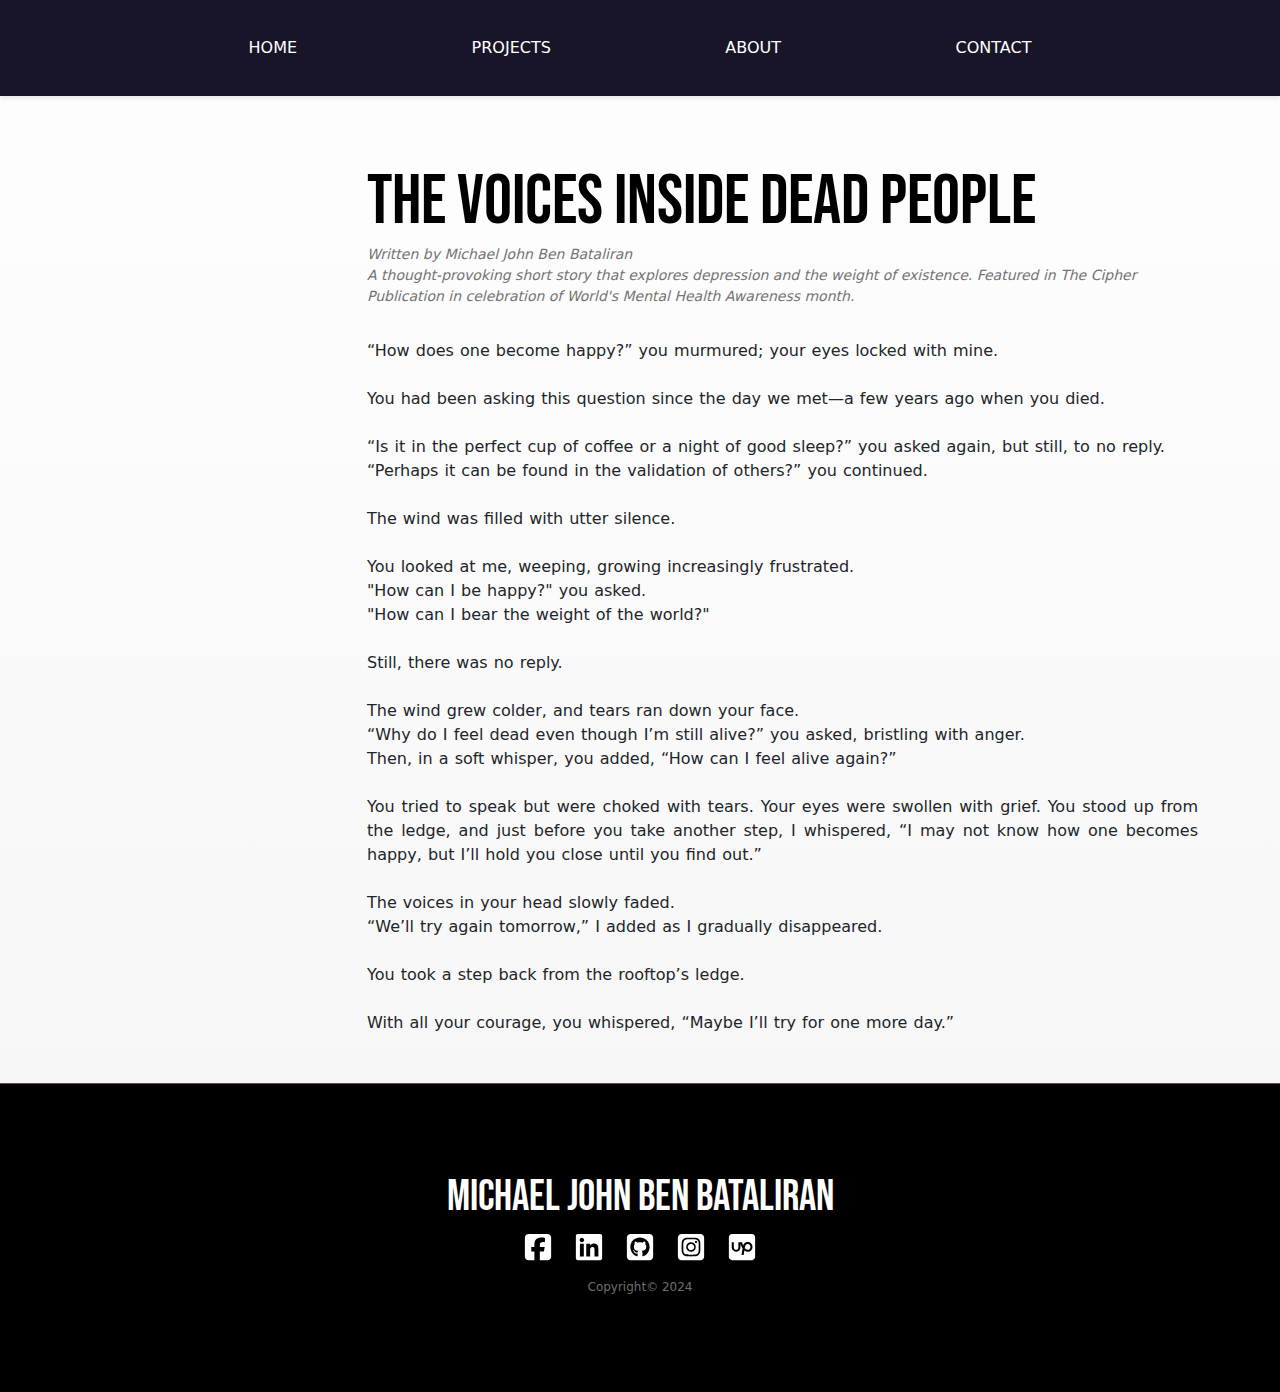
<file: voicesinsidedeadpeople.html>
<!DOCTYPE html>
<html lang="en">

<head>
  <meta charset="UTF-8">
  <meta name="viewport" content="width=device-width, initial-scale=1.0">
  <title>The Voices Inside Dead People</title>
  <link rel="icon" href="assets/m-solid.svg" type="image/svg+xml">
  <link rel="preconnect" href="https://fonts.googleapis.com">
  <link rel="preconnect" href="https://fonts.gstatic.com" crossorigin>
  <link href="https://fonts.googleapis.com/css2?family=Dancing+Script:wght@400..700&display=swap" rel="stylesheet">
  <link href="https://cdn.jsdelivr.net/npm/bootstrap@5.3.3/dist/css/bootstrap.min.css" rel="stylesheet"
    integrity="sha384-QWTKZyjpPEjISv5WaRU9OFeRpok6YctnYmDr5pNlyT2bRjXh0JMhjY6hW+ALEwIH" crossorigin="anonymous">
  <link rel="stylesheet" href="stylesheets/headerfooter.css">
  <link rel="preconnect" href="https://fonts.googleapis.com">
  <link rel="preconnect" href="https://fonts.gstatic.com" crossorigin>
  <link href="https://fonts.googleapis.com/css2?family=Bebas+Neue&display=swap" rel="stylesheet">
  <link
    href="https://fonts.googleapis.com/css2?family=Lato:ital,wght@0,100;0,300;0,400;0,700;0,900;1,100;1,300;1,400;1,700;1,900&display=swap"
    rel="stylesheet">
    <link rel="stylesheet" href="stylesheets/blogcontent.css">
</head>

<body>
    <div class="header">
      <div class="container-fluid nav-container">
        <div class="row">
          <div class="col">
            <nav class="navbar navbar-expand-md">
              <div class="container">
                <button class="navbar-toggler" type="button" data-bs-toggle="collapse" data-bs-target="#navbarCollapse">
                  <span class="navbar-toggler-icon"></span>
                </button>
                <div class="collapse navbar-collapse" id="navbarCollapse">
                  <ul class="navbar-nav">
                    <!-- Add your navigation links here -->
                    <li class="nav-item">
                      <a class="nav-link" href="index.html">HOME</a>
                    </li>
                    <li class="nav-item">
                      <a class="nav-link" href="works.html">PROJECTS</a>
                    </li>
                    <li class="nav-item">
                      <a class="nav-link" href="whoami.html">ABOUT</a>
                    </li>
                    <li class="nav-item">
                      <a class="nav-link" href="https://mail.google.com/mail/u/0/?fs=1&tf=cm&source=mailto&to=bataliranmichaeljohnben@gmail.com">CONTACT</a>
                    </li>
                    <!-- Add more links as needed -->
                  </ul>
                </div>
              </div>
            </nav>
          </div>
        </div>
      </div>
    </div>

    <section id="writing-content">
        <div class="container">
            <div class="row">
                <div class="col-lg-3">

                </div>
                <div class="col">
                    <div class="writing-content-title">
                        <h1>The Voices Inside Dead People</h1>
                        <p>Written by Michael John Ben Bataliran
                            <br>
                            A thought-provoking short story that explores depression and the weight of existence. Featured in The Cipher Publication in celebration of World's Mental Health Awareness month.
                        </p>
                    </div>
                    <div class="writing-content-literature">
                        <p>
                        “How does one become happy?” you murmured; your eyes locked with mine. 
                        <br>
                        <br>
                        You had been asking this question since the day we met—a few years ago when you died.
                        <br>
                        <br>
                        “Is it in the perfect cup of coffee or a night of good sleep?” you asked again, but still, to no reply.
                        <br>
                        “Perhaps it can be found in the validation of others?” you continued.
                        <br>
                        <br>
                        The wind was filled with utter silence.
                        <br>
                        <br>
                        You looked at me, weeping, growing increasingly frustrated. 
                        <br>
                        "How can I be happy?" you asked. 
                        <br>
                        "How can I bear the weight of the world?" 
                        <br>
                        <br>
                        Still, there was no reply.
                        <br>
                        <br>
                        The wind grew colder, and tears ran down your face. 
                        <br>
                        “Why do I feel dead even though I’m still alive?” you asked, bristling with anger. 
                        <br>
                        Then, in a soft whisper, you added, “How can I feel alive again?”
                        <br>
                        <br>
                        You tried to speak but were choked with tears. Your eyes were swollen with grief. You stood up from the ledge, and just before you take another step, I whispered, “I may not know how one becomes happy, but I’ll hold you close until you find out.” 
                        <br>
                        <br>
                        The voices in your head slowly faded. 
                        <br>
                        “We’ll try again tomorrow,” I added as I gradually disappeared.
                        <br>
                        <br>
                        You took a step back from the rooftop’s ledge.
                        <br>
                        <br>
                        With all your courage, you whispered, “Maybe I’ll try for one more day.”
                    </p>
                    </div>
                </div>
            </div>
        </div>
    </section>

    <footer>
      <div class="container">
        <div class="row">
          <div class="col">
            <h1>Michael John Ben Bataliran</h1>
            <div class="contacts">
              <a href="https://www.facebook.com/kingjeybie"><svg xmlns="http://www.w3.org/2000/svg" viewBox="0 0 448 512"><!--!Font Awesome Free 6.5.2 by @fontawesome - https://fontawesome.com License - https://fontawesome.com/license/free Copyright 2024 Fonticons, Inc.--><path d="M64 32C28.7 32 0 60.7 0 96V416c0 35.3 28.7 64 64 64h98.2V334.2H109.4V256h52.8V222.3c0-87.1 39.4-127.5 125-127.5c16.2 0 44.2 3.2 55.7 6.4V172c-6-.6-16.5-1-29.6-1c-42 0-58.2 15.9-58.2 57.2V256h83.6l-14.4 78.2H255V480H384c35.3 0 64-28.7 64-64V96c0-35.3-28.7-64-64-64H64z"/></svg></a>
              <a href="https://www.linkedin.com/in/michael-john-ben-bataliran-097089280/"><svg xmlns="http://www.w3.org/2000/svg" viewBox="0 0 448 512"><!--!Font Awesome Free 6.5.2 by @fontawesome - https://fontawesome.com License - https://fontawesome.com/license/free Copyright 2024 Fonticons, Inc.--><path d="M416 32H31.9C14.3 32 0 46.5 0 64.3v383.4C0 465.5 14.3 480 31.9 480H416c17.6 0 32-14.5 32-32.3V64.3c0-17.8-14.4-32.3-32-32.3zM135.4 416H69V202.2h66.5V416zm-33.2-243c-21.3 0-38.5-17.3-38.5-38.5S80.9 96 102.2 96c21.2 0 38.5 17.3 38.5 38.5 0 21.3-17.2 38.5-38.5 38.5zm282.1 243h-66.4V312c0-24.8-.5-56.7-34.5-56.7-34.6 0-39.9 27-39.9 54.9V416h-66.4V202.2h63.7v29.2h.9c8.9-16.8 30.6-34.5 62.9-34.5 67.2 0 79.7 44.3 79.7 101.9V416z"/></svg></a>
              <a href="https://github.com/thegreatkeljb"><svg xmlns="http://www.w3.org/2000/svg" viewBox="0 0 448 512"><!--!Font Awesome Free 6.5.2 by @fontawesome - https://fontawesome.com License - https://fontawesome.com/license/free Copyright 2024 Fonticons, Inc.--><path d="M448 96c0-35.3-28.7-64-64-64H64C28.7 32 0 60.7 0 96V416c0 35.3 28.7 64 64 64H384c35.3 0 64-28.7 64-64V96zM265.8 407.7c0-1.8 0-6 .1-11.6c.1-11.4 .1-28.8 .1-43.7c0-15.6-5.2-25.5-11.3-30.7c37-4.1 76-9.2 76-73.1c0-18.2-6.5-27.3-17.1-39c1.7-4.3 7.4-22-1.7-45c-13.9-4.3-45.7 17.9-45.7 17.9c-13.2-3.7-27.5-5.6-41.6-5.6s-28.4 1.9-41.6 5.6c0 0-31.8-22.2-45.7-17.9c-9.1 22.9-3.5 40.6-1.7 45c-10.6 11.7-15.6 20.8-15.6 39c0 63.6 37.3 69 74.3 73.1c-4.8 4.3-9.1 11.7-10.6 22.3c-9.5 4.3-33.8 11.7-48.3-13.9c-9.1-15.8-25.5-17.1-25.5-17.1c-16.2-.2-1.1 10.2-1.1 10.2c10.8 5 18.4 24.2 18.4 24.2c9.7 29.7 56.1 19.7 56.1 19.7c0 9 .1 21.7 .1 30.6c0 4.8 .1 8.6 .1 10c0 4.3-3 9.5-11.5 8C106 393.6 59.8 330.8 59.8 257.4c0-91.8 70.2-161.5 162-161.5s166.2 69.7 166.2 161.5c.1 73.4-44.7 136.3-110.7 158.3c-8.4 1.5-11.5-3.7-11.5-8zm-90.5-54.8c-.2-1.5 1.1-2.8 3-3.2c1.9-.2 3.7 .6 3.9 1.9c.3 1.3-1 2.6-3 3c-1.9 .4-3.7-.4-3.9-1.7zm-9.1 3.2c-2.2 .2-3.7-.9-3.7-2.4c0-1.3 1.5-2.4 3.5-2.4c1.9-.2 3.7 .9 3.7 2.4c0 1.3-1.5 2.4-3.5 2.4zm-14.3-2.2c-1.9-.4-3.2-1.9-2.8-3.2s2.4-1.9 4.1-1.5c2 .6 3.3 2.1 2.8 3.4c-.4 1.3-2.4 1.9-4.1 1.3zm-12.5-7.3c-1.5-1.3-1.9-3.2-.9-4.1c.9-1.1 2.8-.9 4.3 .6c1.3 1.3 1.8 3.3 .9 4.1c-.9 1.1-2.8 .9-4.3-.6zm-8.5-10c-1.1-1.5-1.1-3.2 0-3.9c1.1-.9 2.8-.2 3.7 1.3c1.1 1.5 1.1 3.3 0 4.1c-.9 .6-2.6 0-3.7-1.5zm-6.3-8.8c-1.1-1.3-1.3-2.8-.4-3.5c.9-.9 2.4-.4 3.5 .6c1.1 1.3 1.3 2.8 .4 3.5c-.9 .9-2.4 .4-3.5-.6zm-6-6.4c-1.3-.6-1.9-1.7-1.5-2.6c.4-.6 1.5-.9 2.8-.4c1.3 .7 1.9 1.8 1.5 2.6c-.4 .9-1.7 1.1-2.8 .4z"/></svg></a>
              <a href="https://www.instagram.com/thegreatkeljb/"><svg xmlns="http://www.w3.org/2000/svg" viewBox="0 0 448 512"><!--!Font Awesome Free 6.5.2 by @fontawesome - https://fontawesome.com License - https://fontawesome.com/license/free Copyright 2024 Fonticons, Inc.--><path d="M194.4 211.7a53.3 53.3 0 1 0 59.3 88.7 53.3 53.3 0 1 0 -59.3-88.7zm142.3-68.4c-5.2-5.2-11.5-9.3-18.4-12c-18.1-7.1-57.6-6.8-83.1-6.5c-4.1 0-7.9 .1-11.2 .1c-3.3 0-7.2 0-11.4-.1c-25.5-.3-64.8-.7-82.9 6.5c-6.9 2.7-13.1 6.8-18.4 12s-9.3 11.5-12 18.4c-7.1 18.1-6.7 57.7-6.5 83.2c0 4.1 .1 7.9 .1 11.1s0 7-.1 11.1c-.2 25.5-.6 65.1 6.5 83.2c2.7 6.9 6.8 13.1 12 18.4s11.5 9.3 18.4 12c18.1 7.1 57.6 6.8 83.1 6.5c4.1 0 7.9-.1 11.2-.1c3.3 0 7.2 0 11.4 .1c25.5 .3 64.8 .7 82.9-6.5c6.9-2.7 13.1-6.8 18.4-12s9.3-11.5 12-18.4c7.2-18 6.8-57.4 6.5-83c0-4.2-.1-8.1-.1-11.4s0-7.1 .1-11.4c.3-25.5 .7-64.9-6.5-83l0 0c-2.7-6.9-6.8-13.1-12-18.4zm-67.1 44.5A82 82 0 1 1 178.4 324.2a82 82 0 1 1 91.1-136.4zm29.2-1.3c-3.1-2.1-5.6-5.1-7.1-8.6s-1.8-7.3-1.1-11.1s2.6-7.1 5.2-9.8s6.1-4.5 9.8-5.2s7.6-.4 11.1 1.1s6.5 3.9 8.6 7s3.2 6.8 3.2 10.6c0 2.5-.5 5-1.4 7.3s-2.4 4.4-4.1 6.2s-3.9 3.2-6.2 4.2s-4.8 1.5-7.3 1.5l0 0c-3.8 0-7.5-1.1-10.6-3.2zM448 96c0-35.3-28.7-64-64-64H64C28.7 32 0 60.7 0 96V416c0 35.3 28.7 64 64 64H384c35.3 0 64-28.7 64-64V96zM357 389c-18.7 18.7-41.4 24.6-67 25.9c-26.4 1.5-105.6 1.5-132 0c-25.6-1.3-48.3-7.2-67-25.9s-24.6-41.4-25.8-67c-1.5-26.4-1.5-105.6 0-132c1.3-25.6 7.1-48.3 25.8-67s41.5-24.6 67-25.8c26.4-1.5 105.6-1.5 132 0c25.6 1.3 48.3 7.1 67 25.8s24.6 41.4 25.8 67c1.5 26.3 1.5 105.4 0 131.9c-1.3 25.6-7.1 48.3-25.8 67z"/></svg></a>
              <a href="https://www.upwork.com/freelancers/~016fa21704668e60ec?mp_source=share"><svg xmlns="http://www.w3.org/2000/svg" viewBox="0 0 448 512"><!--!Font Awesome Free 6.5.2 by @fontawesome - https://fontawesome.com License - https://fontawesome.com/license/free Copyright 2024 Fonticons, Inc.--><path d="M56 32l336 0c30.9 0 56 25.1 56 56l0 336c0 30.9-25.1 56-56 56L56 480c-30.9 0-56-25.1-56-56L0 88C0 57.1 25.1 32 56 32zM270.9 274.2c6.6-52.9 25.9-69.5 51.4-69.5c25.3 0 44.9 20.2 44.9 49.7s-19.7 49.7-44.9 49.7c-27.9 0-46.3-21.5-51.4-29.9zm-26.7-41.8c-8.2-15.5-14.3-36.3-19.2-55.6l-29.7 0-33.2 0 0 78.1c0 28.4-12.9 49.4-38.2 49.4s-39.8-20.9-39.8-49.3l.3-78.1-36.2 0 0 78.1c0 22.8 7.4 43.5 20.9 58.2c13.9 15.2 32.8 23.2 54.8 23.2c43.7 0 74.2-33.5 74.2-81.5l0-52.5c4.6 17.3 15.4 50.5 36.2 79.7L215 392.6l36.8 0 12.8-78.4c4.2 3.5 8.7 6.6 13.4 9.4c12.3 7.8 26.4 12.2 40.9 12.6l.1 0c.5 0 1.1 0 1.6 0c.6 0 1.1 0 1.7 0c45.1 0 80.9-34.9 80.9-81.9s-35.9-82.2-80.9-82.2c-45.4 0-70.9 29.7-78.1 60.1z"/></svg></a>
            </div>
            <p>Copyright© 2024</p>
          </div>
        </div>
      </div>
    </footer>

    <script src="https://cdn.jsdelivr.net/npm/bootstrap@5.3.3/dist/js/bootstrap.bundle.min.js"
    integrity="sha384-YvpcrYf0tY3lHB60NNkmXc5s9fDVZLESaAA55NDzOxhy9GkcIdslK1eN7N6jIeHz"
    crossorigin="anonymous"></script>
  <script src="/scripts/basic_scripts.js"></script>
</body>

</html>
</file>
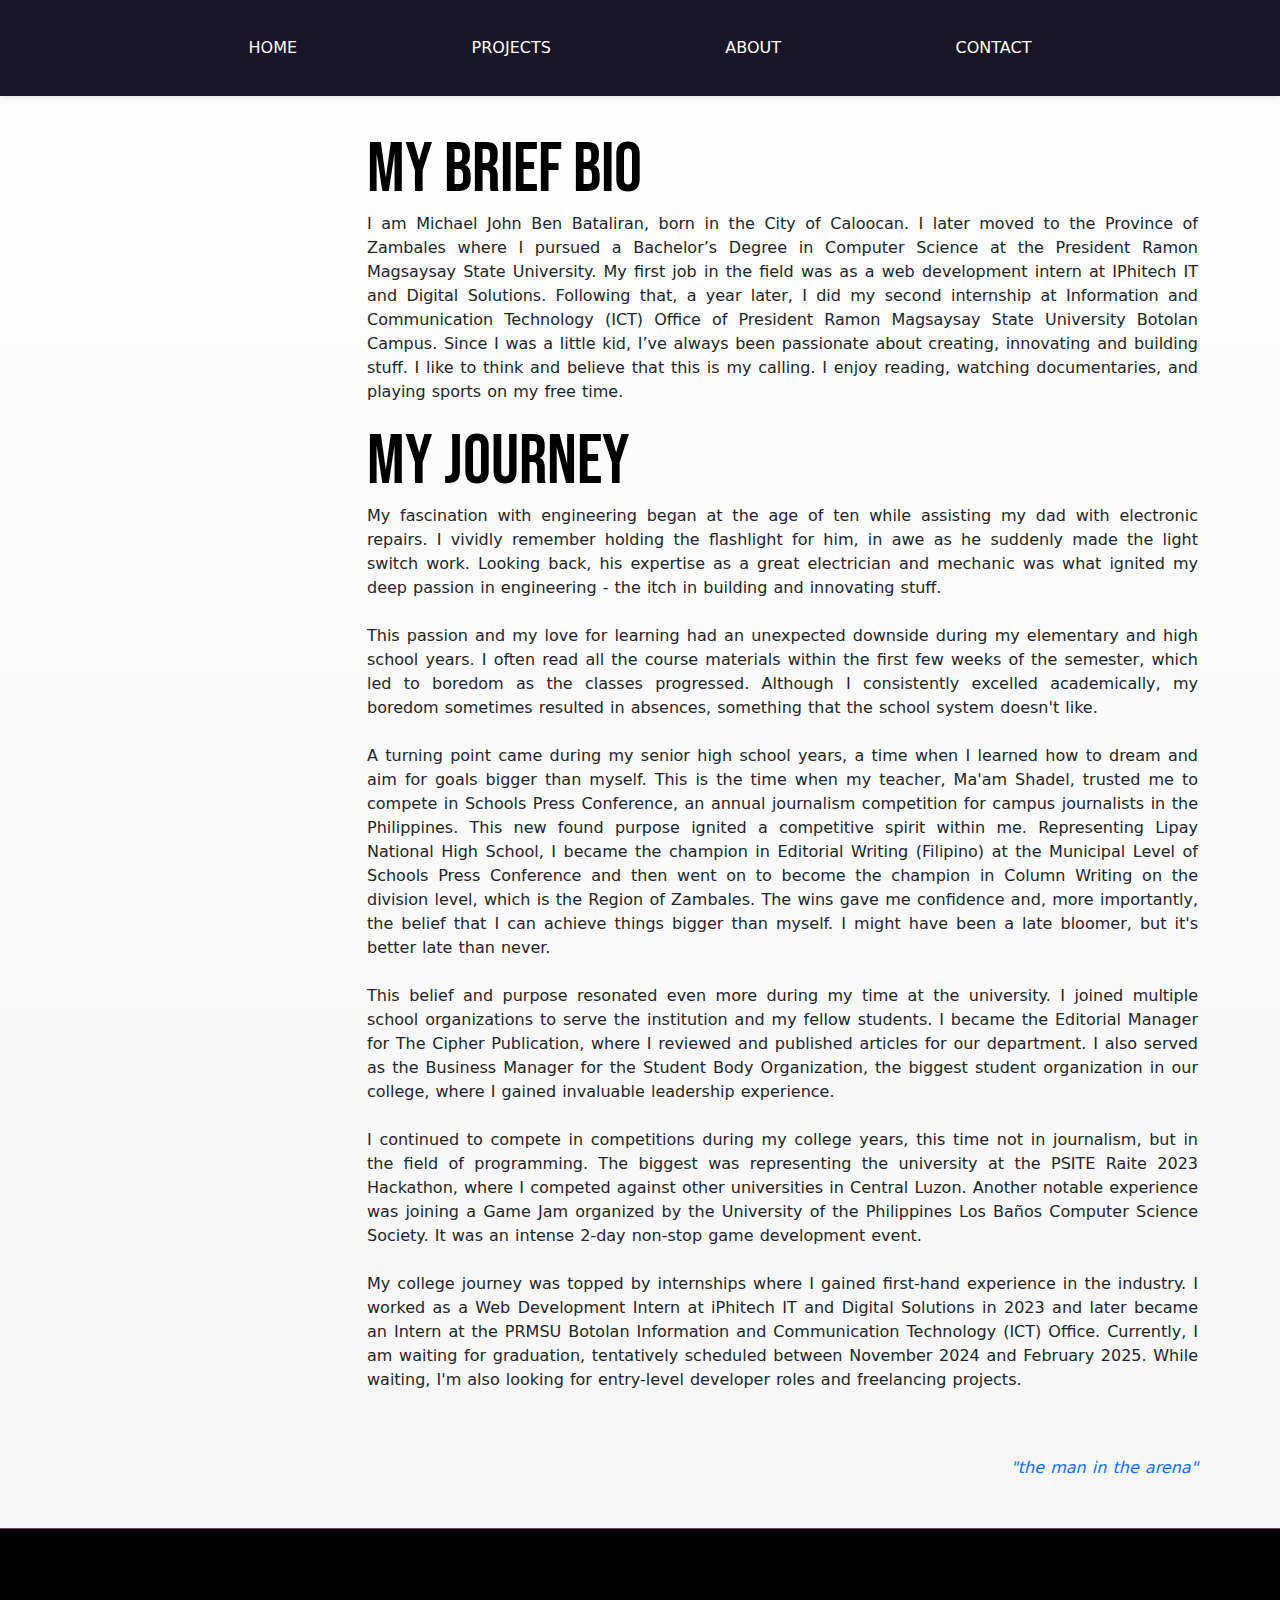
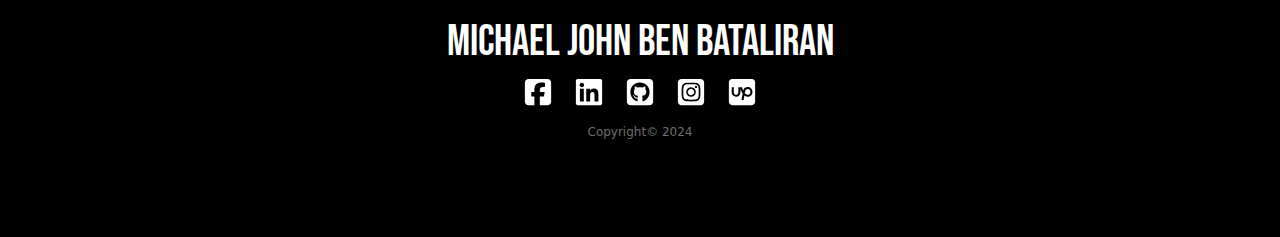
<file: whoami.html>
<!DOCTYPE html>
<html lang="en">

<head>
  <meta charset="UTF-8">
  <meta name="viewport" content="width=device-width, initial-scale=1.0">
  <title>Michael's Biography</title>
  <link rel="icon" href="assets/m-solid.svg" type="image/svg+xml">
  <link rel="preconnect" href="https://fonts.googleapis.com">
  <link rel="preconnect" href="https://fonts.gstatic.com" crossorigin>
  <link href="https://fonts.googleapis.com/css2?family=Dancing+Script:wght@400..700&display=swap" rel="stylesheet">
  <link href="https://cdn.jsdelivr.net/npm/bootstrap@5.3.3/dist/css/bootstrap.min.css" rel="stylesheet"
    integrity="sha384-QWTKZyjpPEjISv5WaRU9OFeRpok6YctnYmDr5pNlyT2bRjXh0JMhjY6hW+ALEwIH" crossorigin="anonymous">
  <link rel="stylesheet" href="stylesheets/headerfooter.css">
  <link rel="preconnect" href="https://fonts.googleapis.com">
  <link rel="preconnect" href="https://fonts.gstatic.com" crossorigin>
  <link href="https://fonts.googleapis.com/css2?family=Bebas+Neue&display=swap" rel="stylesheet">
  <link
    href="https://fonts.googleapis.com/css2?family=Lato:ital,wght@0,100;0,300;0,400;0,700;0,900;1,100;1,300;1,400;1,700;1,900&display=swap"
    rel="stylesheet">
    <link rel="stylesheet" href="stylesheets/blogcontent.css">
</head>

<body>
    <div class="header">
      <div class="container-fluid nav-container">
        <div class="row">
          <div class="col">
            <nav class="navbar navbar-expand-md">
              <div class="container">
                <button class="navbar-toggler" type="button" data-bs-toggle="collapse" data-bs-target="#navbarCollapse">
                  <span class="navbar-toggler-icon"></span>
                </button>
                <div class="collapse navbar-collapse" id="navbarCollapse">
                  <ul class="navbar-nav">
                    <!-- Add your navigation links here -->
                    <li class="nav-item">
                      <a class="nav-link" href="index.html">HOME</a>
                    </li>
                    <li class="nav-item">
                      <a class="nav-link" href="works.html">PROJECTS</a>
                    </li>
                    <li class="nav-item">
                      <a class="nav-link" href="whoami.html">ABOUT</a>
                    </li>
                    <li class="nav-item">
                      <a class="nav-link" href="https://mail.google.com/mail/u/0/?fs=1&tf=cm&source=mailto&to=bataliranmichaeljohnben@gmail.com">CONTACT</a>
                    </li>
                    <!-- Add more links as needed -->
                  </ul>
                </div>
              </div>
            </nav>
          </div>
        </div>
      </div>
    </div>

    <section id="writing-content">
        <div class="container">
            <div class="row">
                <div class="col-lg-3">

                </div>
                <div class="col">
                    <div class="writing-section-title">
                        <h1>My Brief Bio</h1>
                    </div>
                    <div class="writing-content-literature">
                        <p>I am Michael John Ben Bataliran, born in the City of Caloocan. I later moved to the Province of Zambales where 
                          I pursued a Bachelor’s Degree in Computer Science at the President Ramon Magsaysay State University. 
                          My first job in the field was as a web development intern at IPhitech IT and Digital Solutions. 
                          Following that, a year later, I did my second internship at Information and Communication Technology (ICT) Office of President Ramon Magsaysay State University 
                          Botolan Campus. Since I was a little kid, I’ve always been passionate about creating, innovating and building stuff. 
                          I like to think and believe that this is my calling. I enjoy reading, watching documentaries, and playing sports on my free time.</p>
                    </div>
                    <div class="writing-section-title">
                        <h1>My Journey</h1>
                    </div>
                    <div class="writing-content-literature">
                        <p>
                          My fascination with engineering began at the age of ten while assisting my dad with electronic repairs. 
                          I vividly remember holding the flashlight for him, in awe as he suddenly made the light switch work.
                          Looking back, his expertise as a great electrician and mechanic was what ignited my deep passion in engineering - the itch in building and innovating stuff.
                          <br>
                          <br>
                          This passion and my love for learning had an unexpected downside during my elementary and high school years. 
                          I often read all the course materials within the first few weeks of the semester, which led to boredom as the classes progressed. 
                          Although I consistently excelled academically, my boredom sometimes resulted in absences, something that the school system doesn't like.
                          <br>
                          <br>
                          A turning point came during my senior high school years, a time when I learned how to dream and aim for goals bigger than myself. 
                          This is the time when my teacher, Ma'am Shadel, trusted me to compete in Schools Press Conference, an annual journalism competition 
                          for campus journalists in the Philippines. This new found purpose ignited a competitive spirit within me. 
                          Representing Lipay National High School, I became the champion in Editorial Writing (Filipino) at the Municipal Level of Schools Press Conference 
                          and then went on to become the champion in Column Writing on the division level, which is the Region of Zambales. The wins gave me confidence and, more importantly, 
                          the belief that I can achieve things bigger than myself. I might have been a late bloomer, but it's better late than never.
                          <br>
                          <br>
                          This belief and purpose resonated even more during my time at the university. I joined multiple school organizations to serve 
                          the institution and my fellow students. I became the Editorial Manager for The Cipher Publication, where I reviewed and published 
                          articles for our department. I also served as the Business Manager for the Student Body Organization, the biggest student organization in our college, where I gained 
                          invaluable leadership experience.
                          <br>
                          <br>
                          I continued to compete in competitions during my college years, this time not in journalism, but in the field of programming.
                          The biggest was representing the university at the PSITE Raite 2023 Hackathon, where I competed against 
                          other universities in Central Luzon. Another notable experience was joining a Game Jam organized by the University of the Philippines 
                          Los Baños Computer Science Society. It was an intense 2-day non-stop game development event.
                          <br>
                          <br>
                          My college journey was topped by internships where I gained first-hand experience in the industry. I worked as a Web Development Intern 
                          at iPhitech IT and Digital Solutions in 2023 and later became an Intern at the PRMSU Botolan Information and Communication Technology (ICT) 
                          Office. Currently, I am waiting for graduation, tentatively scheduled between November 2024 and February 2025. While waiting, I'm also looking 
                          for entry-level developer roles and freelancing projects.
                          <br>
                          <br>
                          <br>   
                        </p>
                        <a href="https://en.wikipedia.org/wiki/Citizenship_in_a_Republic" class="text-end" style="font-style: italic; text-decoration: none;"><p>"the man in the arena"</p></a>
                    </div>
                </div>
            </div>
        </div>
    </section>

    <footer>
      <div class="container">
        <div class="row">
          <div class="col">
            <h1>Michael John Ben Bataliran</h1>
            <div class="contacts">
              <a href="https://www.facebook.com/kingjeybie"><svg xmlns="http://www.w3.org/2000/svg" viewBox="0 0 448 512"><!--!Font Awesome Free 6.5.2 by @fontawesome - https://fontawesome.com License - https://fontawesome.com/license/free Copyright 2024 Fonticons, Inc.--><path d="M64 32C28.7 32 0 60.7 0 96V416c0 35.3 28.7 64 64 64h98.2V334.2H109.4V256h52.8V222.3c0-87.1 39.4-127.5 125-127.5c16.2 0 44.2 3.2 55.7 6.4V172c-6-.6-16.5-1-29.6-1c-42 0-58.2 15.9-58.2 57.2V256h83.6l-14.4 78.2H255V480H384c35.3 0 64-28.7 64-64V96c0-35.3-28.7-64-64-64H64z"/></svg></a>
              <a href="https://www.linkedin.com/in/michael-john-ben-bataliran-097089280/"><svg xmlns="http://www.w3.org/2000/svg" viewBox="0 0 448 512"><!--!Font Awesome Free 6.5.2 by @fontawesome - https://fontawesome.com License - https://fontawesome.com/license/free Copyright 2024 Fonticons, Inc.--><path d="M416 32H31.9C14.3 32 0 46.5 0 64.3v383.4C0 465.5 14.3 480 31.9 480H416c17.6 0 32-14.5 32-32.3V64.3c0-17.8-14.4-32.3-32-32.3zM135.4 416H69V202.2h66.5V416zm-33.2-243c-21.3 0-38.5-17.3-38.5-38.5S80.9 96 102.2 96c21.2 0 38.5 17.3 38.5 38.5 0 21.3-17.2 38.5-38.5 38.5zm282.1 243h-66.4V312c0-24.8-.5-56.7-34.5-56.7-34.6 0-39.9 27-39.9 54.9V416h-66.4V202.2h63.7v29.2h.9c8.9-16.8 30.6-34.5 62.9-34.5 67.2 0 79.7 44.3 79.7 101.9V416z"/></svg></a>
              <a href="https://github.com/thegreatkeljb"><svg xmlns="http://www.w3.org/2000/svg" viewBox="0 0 448 512"><!--!Font Awesome Free 6.5.2 by @fontawesome - https://fontawesome.com License - https://fontawesome.com/license/free Copyright 2024 Fonticons, Inc.--><path d="M448 96c0-35.3-28.7-64-64-64H64C28.7 32 0 60.7 0 96V416c0 35.3 28.7 64 64 64H384c35.3 0 64-28.7 64-64V96zM265.8 407.7c0-1.8 0-6 .1-11.6c.1-11.4 .1-28.8 .1-43.7c0-15.6-5.2-25.5-11.3-30.7c37-4.1 76-9.2 76-73.1c0-18.2-6.5-27.3-17.1-39c1.7-4.3 7.4-22-1.7-45c-13.9-4.3-45.7 17.9-45.7 17.9c-13.2-3.7-27.5-5.6-41.6-5.6s-28.4 1.9-41.6 5.6c0 0-31.8-22.2-45.7-17.9c-9.1 22.9-3.5 40.6-1.7 45c-10.6 11.7-15.6 20.8-15.6 39c0 63.6 37.3 69 74.3 73.1c-4.8 4.3-9.1 11.7-10.6 22.3c-9.5 4.3-33.8 11.7-48.3-13.9c-9.1-15.8-25.5-17.1-25.5-17.1c-16.2-.2-1.1 10.2-1.1 10.2c10.8 5 18.4 24.2 18.4 24.2c9.7 29.7 56.1 19.7 56.1 19.7c0 9 .1 21.7 .1 30.6c0 4.8 .1 8.6 .1 10c0 4.3-3 9.5-11.5 8C106 393.6 59.8 330.8 59.8 257.4c0-91.8 70.2-161.5 162-161.5s166.2 69.7 166.2 161.5c.1 73.4-44.7 136.3-110.7 158.3c-8.4 1.5-11.5-3.7-11.5-8zm-90.5-54.8c-.2-1.5 1.1-2.8 3-3.2c1.9-.2 3.7 .6 3.9 1.9c.3 1.3-1 2.6-3 3c-1.9 .4-3.7-.4-3.9-1.7zm-9.1 3.2c-2.2 .2-3.7-.9-3.7-2.4c0-1.3 1.5-2.4 3.5-2.4c1.9-.2 3.7 .9 3.7 2.4c0 1.3-1.5 2.4-3.5 2.4zm-14.3-2.2c-1.9-.4-3.2-1.9-2.8-3.2s2.4-1.9 4.1-1.5c2 .6 3.3 2.1 2.8 3.4c-.4 1.3-2.4 1.9-4.1 1.3zm-12.5-7.3c-1.5-1.3-1.9-3.2-.9-4.1c.9-1.1 2.8-.9 4.3 .6c1.3 1.3 1.8 3.3 .9 4.1c-.9 1.1-2.8 .9-4.3-.6zm-8.5-10c-1.1-1.5-1.1-3.2 0-3.9c1.1-.9 2.8-.2 3.7 1.3c1.1 1.5 1.1 3.3 0 4.1c-.9 .6-2.6 0-3.7-1.5zm-6.3-8.8c-1.1-1.3-1.3-2.8-.4-3.5c.9-.9 2.4-.4 3.5 .6c1.1 1.3 1.3 2.8 .4 3.5c-.9 .9-2.4 .4-3.5-.6zm-6-6.4c-1.3-.6-1.9-1.7-1.5-2.6c.4-.6 1.5-.9 2.8-.4c1.3 .7 1.9 1.8 1.5 2.6c-.4 .9-1.7 1.1-2.8 .4z"/></svg></a>
              <a href="https://www.instagram.com/thegreatkeljb/"><svg xmlns="http://www.w3.org/2000/svg" viewBox="0 0 448 512"><!--!Font Awesome Free 6.5.2 by @fontawesome - https://fontawesome.com License - https://fontawesome.com/license/free Copyright 2024 Fonticons, Inc.--><path d="M194.4 211.7a53.3 53.3 0 1 0 59.3 88.7 53.3 53.3 0 1 0 -59.3-88.7zm142.3-68.4c-5.2-5.2-11.5-9.3-18.4-12c-18.1-7.1-57.6-6.8-83.1-6.5c-4.1 0-7.9 .1-11.2 .1c-3.3 0-7.2 0-11.4-.1c-25.5-.3-64.8-.7-82.9 6.5c-6.9 2.7-13.1 6.8-18.4 12s-9.3 11.5-12 18.4c-7.1 18.1-6.7 57.7-6.5 83.2c0 4.1 .1 7.9 .1 11.1s0 7-.1 11.1c-.2 25.5-.6 65.1 6.5 83.2c2.7 6.9 6.8 13.1 12 18.4s11.5 9.3 18.4 12c18.1 7.1 57.6 6.8 83.1 6.5c4.1 0 7.9-.1 11.2-.1c3.3 0 7.2 0 11.4 .1c25.5 .3 64.8 .7 82.9-6.5c6.9-2.7 13.1-6.8 18.4-12s9.3-11.5 12-18.4c7.2-18 6.8-57.4 6.5-83c0-4.2-.1-8.1-.1-11.4s0-7.1 .1-11.4c.3-25.5 .7-64.9-6.5-83l0 0c-2.7-6.9-6.8-13.1-12-18.4zm-67.1 44.5A82 82 0 1 1 178.4 324.2a82 82 0 1 1 91.1-136.4zm29.2-1.3c-3.1-2.1-5.6-5.1-7.1-8.6s-1.8-7.3-1.1-11.1s2.6-7.1 5.2-9.8s6.1-4.5 9.8-5.2s7.6-.4 11.1 1.1s6.5 3.9 8.6 7s3.2 6.8 3.2 10.6c0 2.5-.5 5-1.4 7.3s-2.4 4.4-4.1 6.2s-3.9 3.2-6.2 4.2s-4.8 1.5-7.3 1.5l0 0c-3.8 0-7.5-1.1-10.6-3.2zM448 96c0-35.3-28.7-64-64-64H64C28.7 32 0 60.7 0 96V416c0 35.3 28.7 64 64 64H384c35.3 0 64-28.7 64-64V96zM357 389c-18.7 18.7-41.4 24.6-67 25.9c-26.4 1.5-105.6 1.5-132 0c-25.6-1.3-48.3-7.2-67-25.9s-24.6-41.4-25.8-67c-1.5-26.4-1.5-105.6 0-132c1.3-25.6 7.1-48.3 25.8-67s41.5-24.6 67-25.8c26.4-1.5 105.6-1.5 132 0c25.6 1.3 48.3 7.1 67 25.8s24.6 41.4 25.8 67c1.5 26.3 1.5 105.4 0 131.9c-1.3 25.6-7.1 48.3-25.8 67z"/></svg></a>
              <a href="https://www.upwork.com/freelancers/~016fa21704668e60ec?mp_source=share"><svg xmlns="http://www.w3.org/2000/svg" viewBox="0 0 448 512"><!--!Font Awesome Free 6.5.2 by @fontawesome - https://fontawesome.com License - https://fontawesome.com/license/free Copyright 2024 Fonticons, Inc.--><path d="M56 32l336 0c30.9 0 56 25.1 56 56l0 336c0 30.9-25.1 56-56 56L56 480c-30.9 0-56-25.1-56-56L0 88C0 57.1 25.1 32 56 32zM270.9 274.2c6.6-52.9 25.9-69.5 51.4-69.5c25.3 0 44.9 20.2 44.9 49.7s-19.7 49.7-44.9 49.7c-27.9 0-46.3-21.5-51.4-29.9zm-26.7-41.8c-8.2-15.5-14.3-36.3-19.2-55.6l-29.7 0-33.2 0 0 78.1c0 28.4-12.9 49.4-38.2 49.4s-39.8-20.9-39.8-49.3l.3-78.1-36.2 0 0 78.1c0 22.8 7.4 43.5 20.9 58.2c13.9 15.2 32.8 23.2 54.8 23.2c43.7 0 74.2-33.5 74.2-81.5l0-52.5c4.6 17.3 15.4 50.5 36.2 79.7L215 392.6l36.8 0 12.8-78.4c4.2 3.5 8.7 6.6 13.4 9.4c12.3 7.8 26.4 12.2 40.9 12.6l.1 0c.5 0 1.1 0 1.6 0c.6 0 1.1 0 1.7 0c45.1 0 80.9-34.9 80.9-81.9s-35.9-82.2-80.9-82.2c-45.4 0-70.9 29.7-78.1 60.1z"/></svg></a>
            </div>
            <p>Copyright© 2024</p>
          </div>
        </div>
      </div>
    </footer>

    <script src="https://cdn.jsdelivr.net/npm/bootstrap@5.3.3/dist/js/bootstrap.bundle.min.js"
    integrity="sha384-YvpcrYf0tY3lHB60NNkmXc5s9fDVZLESaAA55NDzOxhy9GkcIdslK1eN7N6jIeHz"
    crossorigin="anonymous"></script>
  <script src="/scripts/basic_scripts.js"></script>
</body>

</html>
</file>
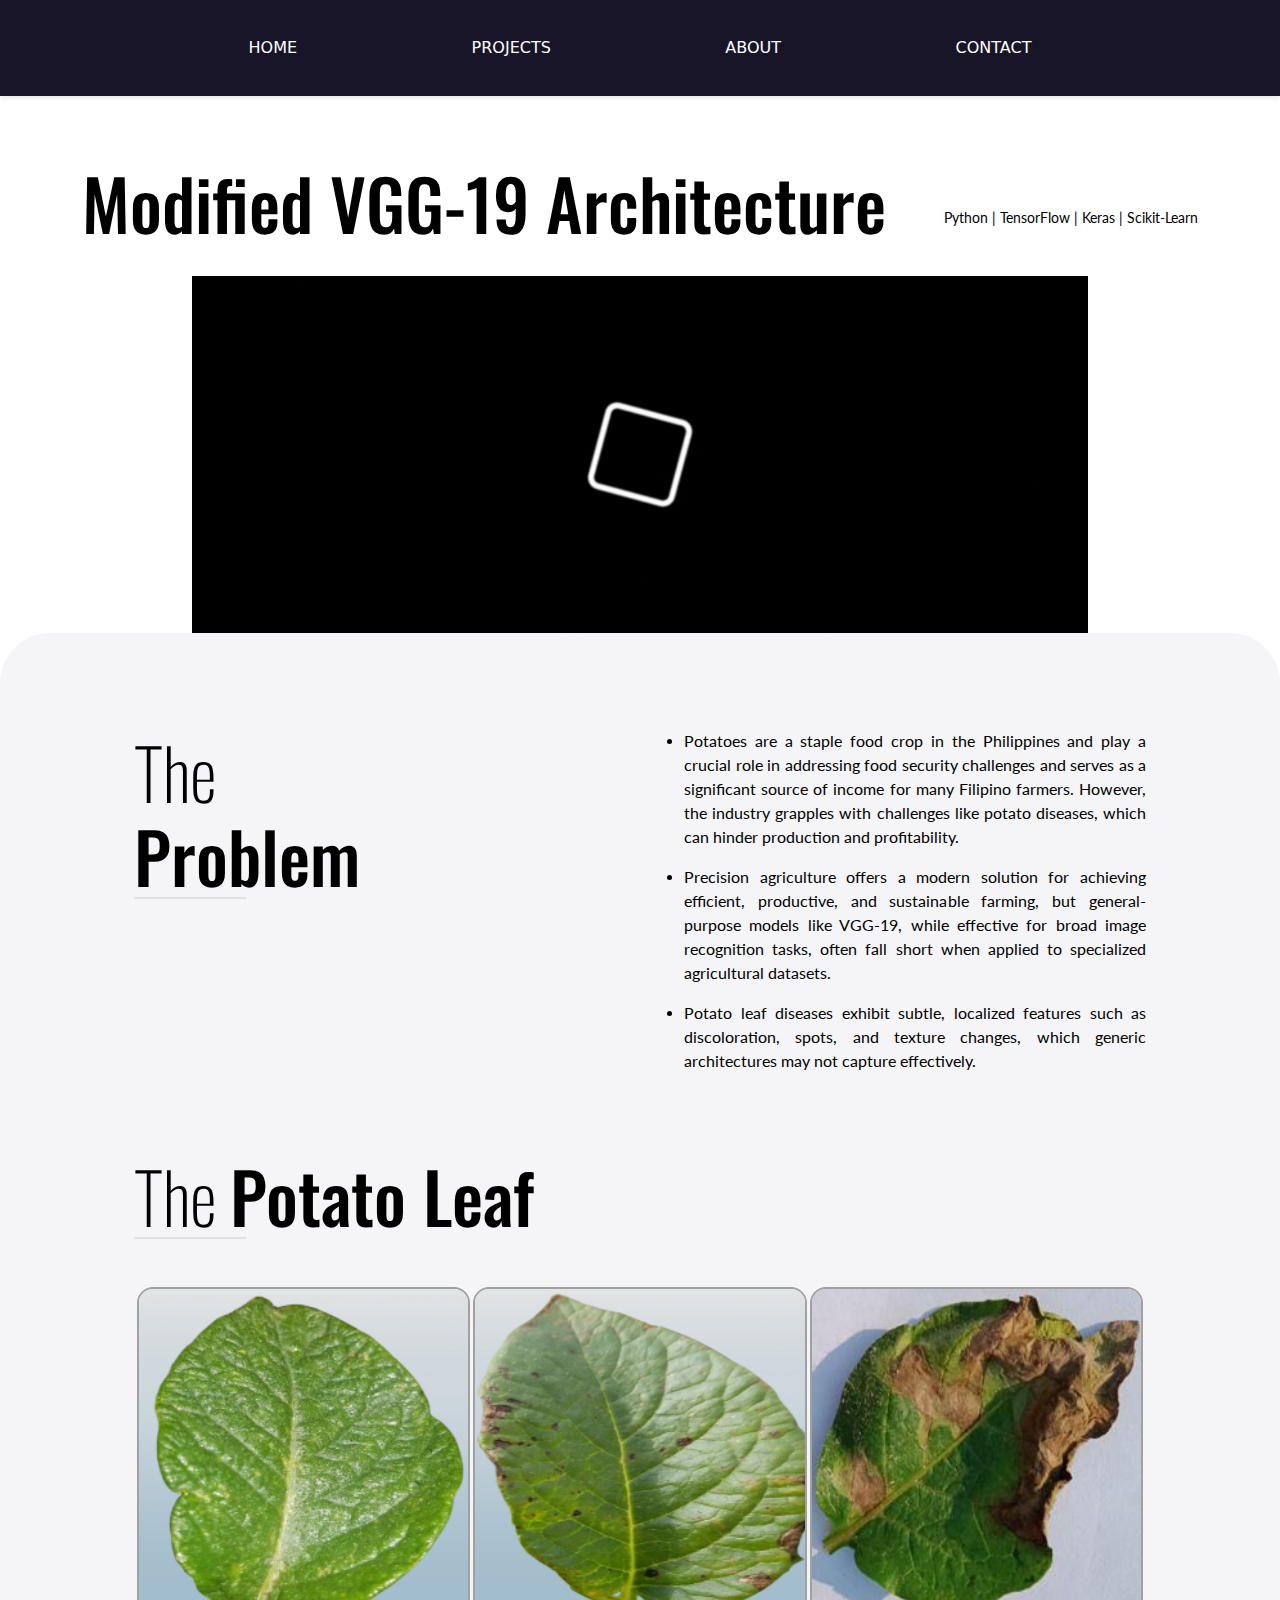
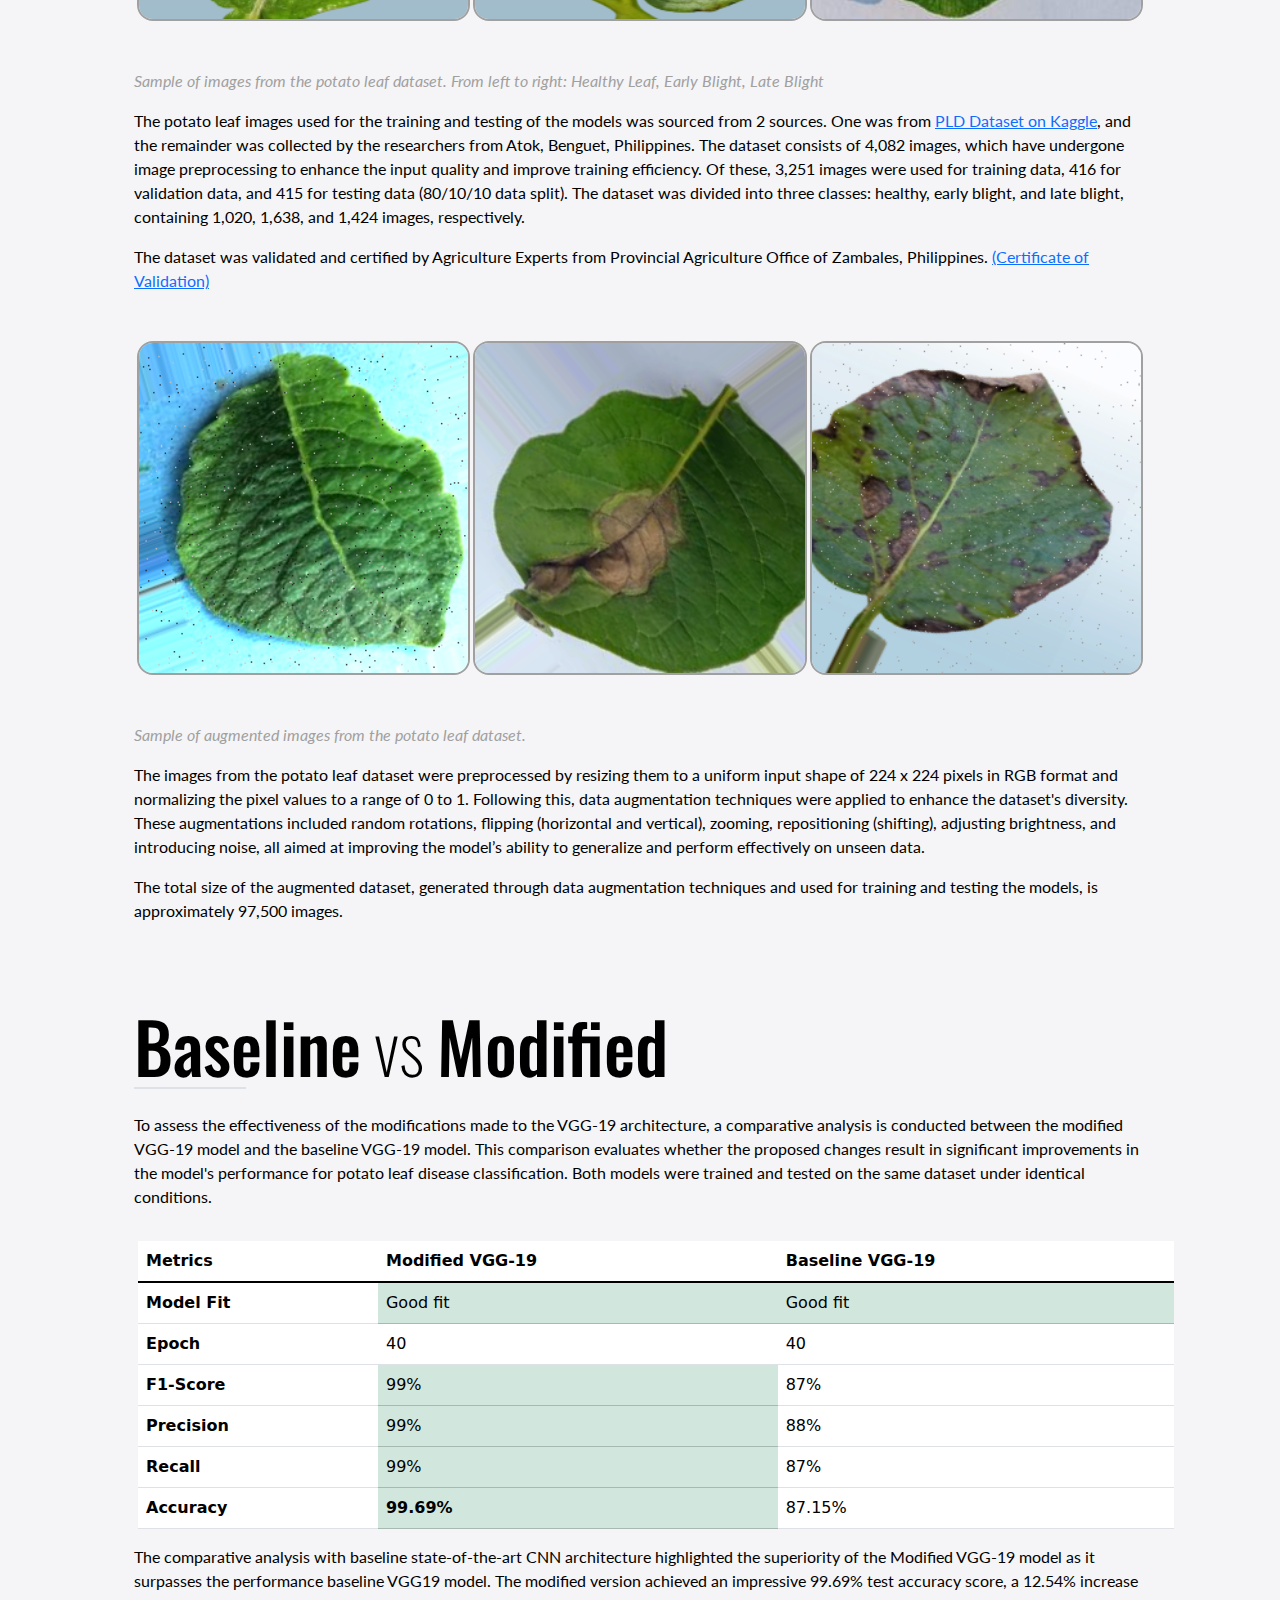
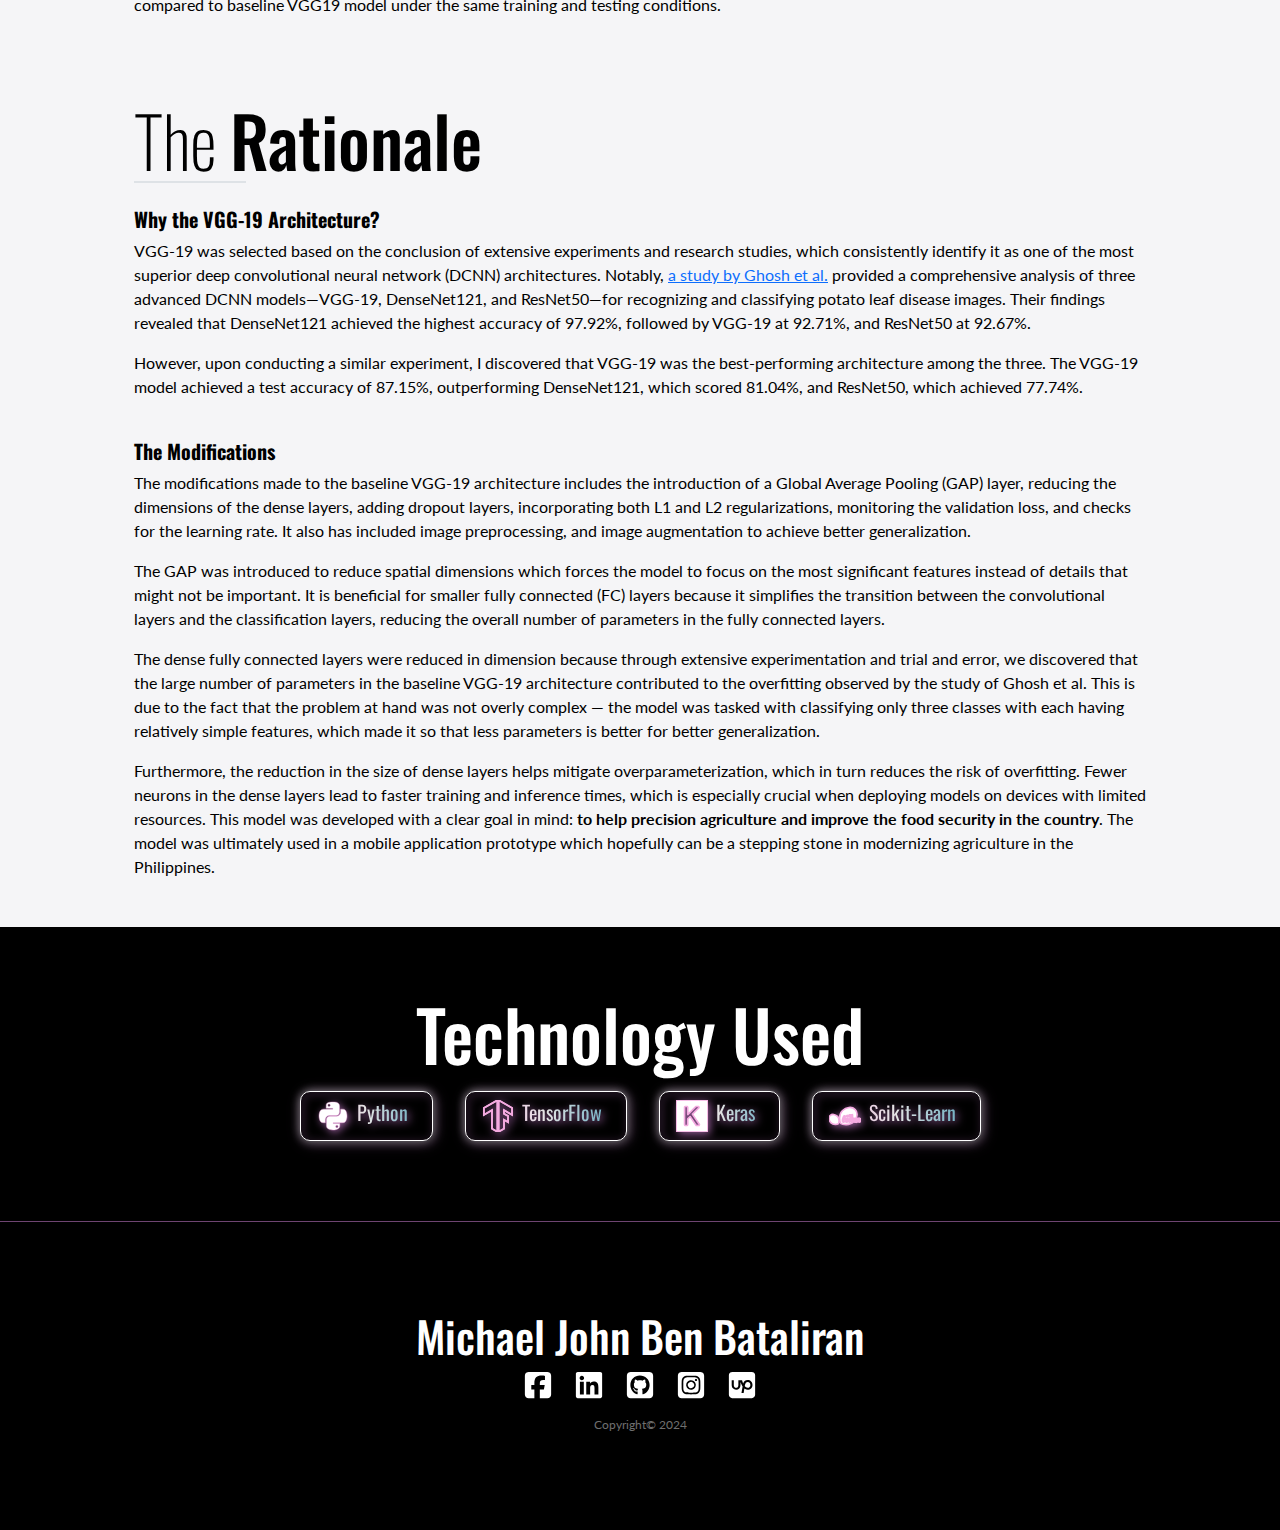
<file: projects/modifiedvgg19.html>
<!DOCTYPE html>
<html lang="en">
<head>
    <meta charset="UTF-8">
    <meta name="viewport" content="width=device-width, initial-scale=1.0">
    <title>Modified VGG19</title>
    <link rel="icon" href="../assets/m-solid.svg" type="image/svg+xml">
        <link rel="preconnect" href="https://fonts.googleapis.com">
        <link rel="preconnect" href="https://fonts.gstatic.com" crossorigin>
        <link href="https://fonts.googleapis.com/css2?family=Dancing+Script:wght@400..700&display=swap" rel="stylesheet">
        <link href="https://cdn.jsdelivr.net/npm/bootstrap@5.3.3/dist/css/bootstrap.min.css" rel="stylesheet"
          integrity="sha384-QWTKZyjpPEjISv5WaRU9OFeRpok6YctnYmDr5pNlyT2bRjXh0JMhjY6hW+ALEwIH" crossorigin="anonymous">
        <link rel="stylesheet" href="../stylesheets/headerfooter.css">
        <link rel="stylesheet" href="../stylesheets/productshowcase.css">
        <link rel="preconnect" href="https://fonts.googleapis.com">
        <link rel="preconnect" href="https://fonts.gstatic.com" crossorigin>
        <link href="https://fonts.googleapis.com/css2?family=Bebas+Neue&display=swap" rel="stylesheet">
        <link
          href="https://fonts.googleapis.com/css2?family=Lato:ital,wght@0,100;0,300;0,400;0,700;0,900;1,100;1,300;1,400;1,700;1,900&display=swap"
          rel="stylesheet">
        <link href="https://fonts.googleapis.com/css2?family=Oswald:wght@200..700&display=swap" rel="stylesheet">
      </head>
      
      <body>
        <div class="header">
          <div class="container-fluid nav-container">
            <div class="row">
              <div class="col">
                <nav class="navbar navbar-expand-md">
                  <div class="container">
                    <button class="navbar-toggler" type="button" data-bs-toggle="collapse" data-bs-target="#navbarCollapse">
                      <span class="navbar-toggler-icon"></span>
                    </button>
                    <div class="collapse navbar-collapse" id="navbarCollapse">
                      <ul class="navbar-nav dark">
                        <!-- Add your navigation links here -->
                        <li class="nav-item">
                          <a class="nav-link" href="../index.html">HOME</a>
                        </li>
                        <li class="nav-item">
                          <a class="nav-link" href="../works.html">PROJECTS</a>
                        </li>
                        <li class="nav-item">
                          <a class="nav-link" href="../whoami.html">ABOUT</a>
                        </li>
                        <li class="nav-item">
                          <a class="nav-link" href="../contact.html">CONTACT</a>
                        </li>
                        <!-- Add more links as needed -->
                      </ul>
                    </div>
                  </div>
                </nav>
              </div>
            </div>
          </div>
        </div>

        <section id="product-intro">
          <div class="container">
            <div class="row">
              <div class="col">
                <div class="intro-title">
                  <h1>Modified VGG-19 Architecture</h1>
                  <p>Python | TensorFlow | Keras | Scikit-Learn</p>
                </div>
              </div>
            </div>
          </div>
        </section>

        <section id="product-landing">
          <img src="../assets/intro-modifiedvgg19.gif" alt="">
        </section>

       

        <section id="executive-summary">
          <div class="container exec-content">
            <div class="row">
              <div class="col-lg-6 exec-left">
                  <h1>
                    <span class="unbold">The</span> 
                    <br>Problem
                  </h1>
                  <div class="border"></div>
              </div>
              <div class="col">
                  <ul>
                    <li>
                      <p>
                        Potatoes are a staple food crop in the Philippines and play a crucial role in
                        addressing food security challenges and serves as a significant source of income for many Filipino farmers. 
                        However, the industry grapples with challenges like potato diseases, which can hinder production and profitability.
                      </p>
                    </li>
                    <li>
                      <p>
                        Precision agriculture offers a modern solution for achieving efficient, productive, and sustainable farming,
                        but general-purpose models like VGG-19, while effective for broad image recognition tasks, often fall short when applied to specialized 
                        agricultural datasets. 
                      </p>
                    </li>
                    <li>
                      <p>
                        Potato leaf diseases exhibit subtle, localized features such as discoloration, spots, and texture changes, 
                        which generic architectures may not capture effectively.
                      </p>
                    </li>
                      <!-- <li><p></p></li>
                      <li><p></p></li>
                      <li><p> -->
                  </ul>
              </div>
            </div>
          </div>

          <div class="container exec-content">
            <div class="row">
              <div class="col">
                <h1>
                  <span class="unbold">The </span>Potato Leaf
                </h1>
                <div class="border"></div>
                <div class="images">
                  <img src="../assets/potatoes/potatohealthy.png" alt="Healthy Potato Leaf">
                  <img src="../assets/potatoes/potatoearly.png" alt="Early Blight Potato Leaf">
                  <img src="../assets/potatoes/potatolate.jpg" alt="Late Blight Potato Leaf">
                </div>
                <div class="sub-text">
                  <p>Sample of images from the potato leaf dataset. From left to right: Healthy Leaf, Early Blight, Late Blight</p>
                </div>
                <div class="main-text">
                  <p>
                    The potato leaf images used for the training and testing of the models was sourced from 2 sources. One was from <a href="https://www.kaggle.com/datasets/rizwan123456789/potato-disease-leaf-datasetpld" target="_blank" >PLD Dataset on Kaggle</a>, and the remainder was collected by the researchers from Atok, Benguet, Philippines. 
                    The dataset consists of 4,082 images, which have undergone image preprocessing to enhance the input quality and improve training efficiency. Of these, 3,251 images were used for training data, 416 for validation data, and 415 for testing data (80/10/10 data split). 
                    The dataset was divided into three classes: healthy, early blight, and late blight, containing 1,020, 1,638, and 1,424 images, respectively.
                  </p>
                  <p>
                    The dataset was validated and certified by Agriculture Experts from Provincial Agriculture Office of Zambales, Philippines. <a href="">(Certificate of Validation)</a>
                  </p>
                </div>

                <div class="images">
                  <img src="../assets/potatoes/aug1.png" alt="Augmented Potato Leaf Image">
                  <img src="../assets/potatoes/aug2.png" alt="Augmented Potato Leaf Image">
                  <img src="../assets/potatoes/aug3.png" alt="Augmented Potato Leaf Image">
                </div>
                <div class="sub-text">
                  <p>Sample of augmented images from the potato leaf dataset.</p>
                </div>
                <div class="main-text">
                  <p>
                    The images from the potato leaf dataset were preprocessed by resizing them to a uniform input shape of 224 x 224 pixels in RGB format and normalizing the pixel values to a range of 0 to 1. 
                    Following this, data augmentation techniques were applied to enhance the dataset's diversity. These augmentations included random rotations, flipping (horizontal and vertical), zooming, repositioning (shifting), adjusting brightness, and introducing noise, all aimed at improving the model’s 
                    ability to generalize and perform effectively on unseen data.
                  </p>
                  <p>
                    The total size of the augmented dataset, generated through data augmentation techniques and used for training and testing the models, is approximately 97,500 images.</p>
                </div>
              </div>
            </div>
          </div>

          <div class="container exec-content">
            <div class="row">
              <div class="col-12">
                <h1>
                  Baseline<span class="unbold"> vs </span> Modified
                </h1>
                <div class="border"></div>
                <div class="main-text">
                  <br>
                  <p>
                    To assess the effectiveness of the modifications made to the VGG-19 architecture, a comparative analysis is conducted between the modified VGG-19 model and the baseline VGG-19 model. This comparison evaluates whether the proposed changes result in significant improvements in the model's performance for potato leaf disease classification. Both models were trained and tested on the same dataset under identical conditions.
                  </p>
                </div>
              </div>

              <table class="table align-middle">
                <thead>
                  <tr>
                    <th scope="col">Metrics</th>
                    <th scope="col">Modified VGG-19</th>
                    <th scope="col">Baseline VGG-19</th>
                  </tr>
                </thead>
                <tbody class="table-group-divider">
                  <tr>
                    <th scope="row">Model Fit</th>
                    <td class="table-success">Good fit</td>
                    <td class="table-success">Good fit</td>
                  </tr>
                  <tr>
                    <th scope="row">Epoch</th>
                    <td>40</td>
                    <td>40</td>
                  </tr>
                  <tr>
                    <th scope="row">F1-Score</th>
                    <td class="table-success">99%</td>
                    <td>87%</td>
                  </tr>
                  <tr>
                    <th scope="row">Precision</th>
                    <td class="table-success">99%</td>
                    <td>88%</td>
                  </tr>
                  <tr>
                    <th scope="row">Recall</th>
                    <td class="table-success">99%</td>
                    <td>87%</td>
                  </tr>
                  <tr>
                    <th scope="row">Accuracy</th>
                    <td class="table-success" style="font-weight: bold;">99.69%</td>
                    <td>87.15%</td>
                  </tr>
                </tbody>
              </table>

              <div class="main-text">
                <p>
                  The comparative analysis with baseline state-of-the-art CNN architecture highlighted the superiority of the Modified VGG-19 model as it surpasses the performance baseline VGG19 model.
                  The modified version achieved an impressive 99.69% test accuracy score, a 12.54% increase compared to baseline VGG19 model under the same training and testing conditions.
                </p>
              </div>
            </div>
            </div>
          </div>

          <div class="container exec-content">
            <div class="row">
              <div class="col">
                <h1>
                  <span class="unbold">The </span> Rationale
                </h1>
                <div class="border"></div>
                <br>
                <h5>Why the VGG-19 Architecture?</h5>
                <p>VGG-19 was selected based on the conclusion of extensive experiments and research studies, which consistently identify it as one of the most superior deep convolutional neural network (DCNN) architectures. 
                  Notably, <a href="https://publications.eai.eu/index.php/sis/article/view/3937/2534" target="_blank">a study by Ghosh et al.</a> provided a comprehensive analysis of three advanced DCNN models—VGG-19, DenseNet121, and ResNet50—for recognizing and classifying potato leaf disease images. 
                  Their findings revealed that DenseNet121 achieved the highest accuracy of 97.92%, followed by VGG-19 at 92.71%, and ResNet50 at 92.67%.
                </p>
                <p>
                  However, upon conducting a similar experiment, I discovered that VGG-19 was the best-performing architecture among the three. 
                  The VGG-19 model achieved a test accuracy of 87.15%, outperforming DenseNet121, which scored 81.04%, and ResNet50, which achieved 77.74%.
                </p>
                <br>
                <h5>The Modifications</h5>
                <p>
                  The modifications made to the baseline VGG-19 architecture includes the introduction of a Global Average Pooling (GAP) layer, reducing the dimensions of the dense layers, adding dropout layers, incorporating both L1 and L2 regularizations, monitoring the validation loss, and checks for the learning rate.
                  It also has included image preprocessing, and image augmentation to achieve better generalization.
                </p>
                <p>
                  The GAP was introduced to reduce spatial dimensions which forces the model to focus on the most significant features instead of details that might not be important.
                  It is beneficial for smaller fully connected (FC) layers because it simplifies the transition between the convolutional layers and the classification layers, reducing the overall number of parameters in the fully connected layers.
                </p>
                <p> 
                  The dense fully connected layers were reduced in dimension because through extensive experimentation and trial and error, we discovered that the large number of parameters in the baseline VGG-19 architecture 
                  contributed to the overfitting observed by the study of Ghosh et al. This is due to the fact that the problem at hand was not overly complex — the model was tasked with classifying only three classes with each having relatively simple features, 
                  which made it so that less parameters is better for better generalization.
                </p>
                <p>
                  Furthermore, the reduction in the size of dense layers helps mitigate overparameterization, which in turn reduces the risk of overfitting. Fewer neurons in the dense layers lead to faster training and inference times, which is especially crucial when deploying models on devices with limited resources. 
                  This model was developed with a clear goal in mind: <b>to help precision agriculture and improve the food security in the country</b>. The model was ultimately used in a mobile application prototype which hopefully can be a stepping stone in modernizing agriculture in the Philippines.
                </p>
                
              </div>
            </div>
          </div>
        </section>

        <section id="positioning">
            <div class="container">
                <div class="row">
                    <div class="col">
                        <h1>Technology Used</h1>
                        <div class="card-main">
                            <div class="card">
                                <div class="lang"><svg xmlns="http://www.w3.org/2000/svg" viewBox="0 0 448 512"><!--!Font Awesome Free 6.5.2 by @fontawesome - https://fontawesome.com License - https://fontawesome.com/license/free Copyright 2024 Fonticons, Inc.--><path d="M439.8 200.5c-7.7-30.9-22.3-54.2-53.4-54.2h-40.1v47.4c0 36.8-31.2 67.8-66.8 67.8H172.7c-29.2 0-53.4 25-53.4 54.3v101.8c0 29 25.2 46 53.4 54.3 33.8 9.9 66.3 11.7 106.8 0 26.9-7.8 53.4-23.5 53.4-54.3v-40.7H226.2v-13.6h160.2c31.1 0 42.6-21.7 53.4-54.2 11.2-33.5 10.7-65.7 0-108.6zM286.2 404c11.1 0 20.1 9.1 20.1 20.3 0 11.3-9 20.4-20.1 20.4-11 0-20.1-9.2-20.1-20.4 .1-11.3 9.1-20.3 20.1-20.3zM167.8 248.1h106.8c29.7 0 53.4-24.5 53.4-54.3V91.9c0-29-24.4-50.7-53.4-55.6-35.8-5.9-74.7-5.6-106.8 .1-45.2 8-53.4 24.7-53.4 55.6v40.7h106.9v13.6h-147c-31.1 0-58.3 18.7-66.8 54.2-9.8 40.7-10.2 66.1 0 108.6 7.6 31.6 25.7 54.2 56.8 54.2H101v-48.8c0-35.3 30.5-66.4 66.8-66.4zm-6.7-142.6c-11.1 0-20.1-9.1-20.1-20.3 .1-11.3 9-20.4 20.1-20.4 11 0 20.1 9.2 20.1 20.4s-9 20.3-20.1 20.3z"/></svg></div>
                                <h5 class="card-title">Python</h5>          
                            </div>
                            <div class="card">
                                <div class="lang"><svg viewBox="0 0 128 128"> <path d="m61.583 127.143-21.549-12.51V40.858L7.573 59.616l.079-27.942L61.582.85zM66.427.85v126.293l21.549-12.51v-35.53l16.27 9.402-.099-24.301-16.171-9.235v-14.11l32.451 18.757-.079-27.942z" fill="none"></path><path d="M62.076 0 7.158 31.387l-.082 29.086 32.465-18.758v73.201L62.076 128V0zm3.858 0v128l22.535-13.084V79.957l16.273 9.406-.103-25.447-16.17-9.234V41.715l32.455 18.758-.082-29.086L65.934 0zM61.09 1.701v124.586l-20.563-11.94V40.005L8.068 58.76l.077-26.8L61.09 1.702zm5.83 0 52.935 30.26.077 26.799-32.45-18.756v15.252l16.172 9.234.094 23.158-16.266-9.4v36.1l-20.562 11.94V1.7z"></path></svg></div>
                                <h5 class="card-title">TensorFlow</h5>        
                            </div>
                            <div class="card">
                                <div class="lang">                                  
                                  <svg viewBox="0 0 128 128">
                                    <path d="M128 0H0v128h128V0zM93.9 98l-1.9 3.7c0 .1-.2.2-.3.2H81.1c-.1 0-.2-.1-.3-.1L56.7 66.1c-.1-.1-.2-.1-.2 0L47 75.2c-.1.1-.1.2-.1.3v23.8c0 .1-.1.2-.1.3l-2.2 2.2c-.1.1-.2.1-.3.1h-7.5c-.1 0-.2-.1-.3-.1l-2.2-2.2c-.1-.1-.1-.2-.1-.3V28.9c0-.1.1-.2.1-.3l2.2-2.4c.1-.1.2-.1.3-.1h7.6c.1 0 .2.1.3.1l2.2 2.3c.1.1.1.2.1.3v29.6c0 .1.1.1.1.1l32.2-32.3c.1-.1.2-.1.3-.1h10.5c.1 0 .2.1.2.2l1.5 3.4c0 .1.1.2.1.3v.5c0 .1-.1.2-.1.3L65.7 56.6c-.1.1-.1.2 0 .3l28.2 40.8v.3z"></path>
                                  </svg>
                                </div>  
                                <h5 class="card-title">Keras</h5>          
                            </div>
                            <div class="card">
                                <div class="lang">
                                  <svg viewBox="0 0 128 128">
                                    <path d="M34.04 65.56c-9.07-9.06-22.27-10.57-29.48-3.37-7.21 7.21-5.7 20.4 3.37 29.46 9.07 9.07 26.4 6.44 29.48 3.37 2.49-2.49 5.71-20.4-3.37-29.46Zm69.95-28.2c-12.43-12.42-35.17-9.82-50.8 5.8-15.63 15.62-11.11 45.48-5.8 50.78 4.29 4.29 35.17 9.82 50.8-5.8 1.11-1.11 2.14-2.25 3.12-3.43.23-1.56 1.09-3.52 2.6-5.9-.87.45-1.83.76-2.86.94-.77 1.41-1.97 2.93-3.61 4.56-1.89 1.79-3.24 2.96-4.05 3.5-.81.54-1.59.81-2.33.81-1.86 0-2.74-1.64-2.63-4.93-1.18 1.68-2.27 2.93-3.26 3.73-1 .8-2.02 1.2-3.09 1.2s-1.92-.48-2.64-1.46c-.57-.76-.91-1.67-1.03-2.71-1.43 1.4-2.73 2.44-3.88 3.11-1.19.7-2.5 1.05-3.94 1.05-1.6 0-2.9-.51-3.88-1.54-.73-.76-1.18-1.69-1.37-2.8v.02c-1.6 1.47-3.01 2.56-4.22 3.26-1.21.7-2.36 1.05-3.46 1.05-1.26 0-2.28-.49-3.05-1.47s-1.16-2.29-1.16-3.94c0-2.47.54-5.44 1.61-8.9s2.37-6.66 3.91-9.58l4.49-1.66c.14-.05.25-.07.32-.07.34 0 .62.25.84.75.22.5.33 1.18.33 2.02 0 2.4-.55 4.73-1.66 6.98-1.11 2.25-2.84 4.65-5.2 7.21-.09 1.23-.14 2.07-.14 2.53 0 1.03.19 1.84.57 2.44.38.6.88.9 1.5.9s1.31-.23 2.03-.69c.71-.45 1.78-1.38 3.21-2.79.15-2.22 1-4.26 2.57-6.09 1.73-2.02 3.65-3.03 5.76-3.03 1.1 0 1.97.28 2.63.85.66.57.99 1.31.99 2.23 0 2.44-2.59 4.42-7.78 5.94.47 2.3 1.7 3.45 3.69 3.45.78 0 1.52-.21 2.23-.63.69-.41 1.71-1.29 3.06-2.65.17-1.34.63-2.64 1.38-3.88.97-1.6 2.22-2.9 3.74-3.89 1.52-.99 2.86-1.49 4.03-1.49 1.47 0 2.51.68 3.09 2.03l3.61-2h.99l-1.56 5.18c-.8 2.6-1.2 4.39-1.2 5.35s.36 1.52 1.08 1.52c.46 0 .96-.24 1.52-.73.53-.47 1.28-1.18 2.23-2.13.8-.86 1.54-1.77 2.2-2.74-1.02-.45-1.52-1.11-1.52-2s.31-1.88.93-2.91c.62-1.03 1.47-1.54 2.55-1.54.92 0 1.38.47 1.38 1.41 0 .74-.26 1.8-.8 3.18 1.96-.21 3.67-1.71 5.13-4.49l1.21-.05c5.65-13 4.42-27.05-4.42-35.89ZM75.42 66.57c-.18.28-.44.49-.79.64-.34.15-.73.23-1.16.23-.72 0-1.26-.15-1.64-.45s-.62-.74-.72-1.33l.93-.15c.05.37.2.66.43.85.24.2.57.3 1 .3s.75-.09.96-.26c.21-.17.31-.38.31-.62 0-.21-.09-.38-.28-.5-.13-.08-.45-.19-.96-.32-.69-.17-1.16-.32-1.43-.45s-.47-.3-.6-.53c-.14-.22-.21-.47-.21-.74 0-.25.06-.47.17-.68.11-.21.27-.38.46-.52.15-.11.34-.2.59-.27.25-.07.52-.11.81-.11.43 0 .81.06 1.14.19.33.12.57.29.73.51.16.21.26.5.32.86l-.92.12c-.04-.28-.16-.51-.36-.67-.2-.16-.48-.24-.85-.24-.43 0-.74.07-.92.21-.18.14-.28.31-.28.5 0 .12.04.23.11.33.08.1.2.18.36.25.09.03.37.11.83.24.66.18 1.12.32 1.39.43.26.11.47.28.62.49.15.21.22.48.22.8s-.09.61-.27.88Zm5.14.33c-.41.36-.92.54-1.53.54-.76 0-1.36-.25-1.82-.74-.46-.49-.69-1.2-.69-2.12 0-.6.1-1.12.3-1.57.2-.45.5-.78.9-1.01.4-.22.84-.34 1.32-.34.6 0 1.09.15 1.47.45.38.3.63.73.73 1.29l-.91.14c-.09-.37-.24-.65-.46-.84-.22-.19-.49-.28-.8-.28-.47 0-.85.17-1.15.51-.3.34-.44.87-.44 1.6s.14 1.28.43 1.62c.28.34.66.5 1.11.5.37 0 .67-.11.92-.34.25-.22.4-.57.47-1.04l.92.12c-.1.63-.36 1.13-.77 1.49Zm2.52.41h-.94v-5.52h.94v5.52Zm0-6.55h-.94v-1.08h.94v1.08Zm4.85 6.55-1.83-2.82-.66.63v2.19h-.94v-7.62h.94v4.35l2.22-2.25h1.21l-2.11 2.05 2.33 3.47h-1.16Zm2.84 0h-.94v-5.52h.94v5.52Zm0-6.55h-.94v-1.08h.94v1.08Zm2.9 6.62c-.34 0-.6-.05-.79-.16a.873.873 0 0 1-.39-.42c-.08-.18-.11-.54-.11-1.1v-3.18h-.69v-.73h.69v-1.37l.93-.56v1.93h.94v.73h-.94v3.23c0 .27.02.44.05.51.03.08.09.14.16.18.07.05.18.07.32.07.1 0 .24-.01.41-.04l.14.83c-.26.06-.5.08-.71.08Zm-4.71 7.78c.29.37.44.89.44 1.55 0 1.7-.52 3.55-1.56 5.56s-2.16 3.01-3.33 3.01c-.48 0-.88-.2-1.19-.59-.31-.39-.47-.91-.47-1.55 0-1.68.53-3.53 1.58-5.53 1.05-2 2.17-3 3.35-3 .49 0 .89.18 1.18.56Zm-15.13 1.18c0 2.29-1.51 3.85-4.53 4.7 0-1.9.35-3.44 1.06-4.62.71-1.19 1.45-1.78 2.23-1.78.82 0 1.24.57 1.24 1.7Zm-10.22-9.86c0 1.49-.46 3.26-1.4 5.33-.93 2.06-2.15 3.93-3.64 5.59.8-3.91 1.62-6.94 2.45-9.11.83-2.17 1.47-3.26 1.9-3.26.2 0 .37.13.5.4.13.26.19.62.19 1.05Zm64.41 15.8v2.03c-2.72 2.88-5.06 4.31-7 4.31-.79 0-1.43-.28-1.91-.83-.48-.55-.73-1.3-.73-2.23 0-1.26.52-3.19 1.56-5.78.55-1.39.83-2.28.83-2.65s-.15-.57-.44-.57c-.16 0-.38.08-.65.25-.25.16-.54.4-.87.69-.29.27-.62.6-.99.99-.32.33-.66.71-1.02 1.13l-.99 1.15c-.44.53-.71 1.09-.81 1.68-.18 1-.29 1.92-.35 2.76-.04.62-.05 1.46-.05 2.53l-3.91.92c-.13-1.59-.19-2.77-.19-3.55 0-.22.01-.43.02-.65-2.88 2.79-5.11 4.2-6.68 4.2-.72 0-1.33-.3-1.82-.91-.49-.61-.74-1.36-.74-2.25 0-.25.03-.51.07-.78 3-3.6 5.38-7.48 7.11-11.47l.4-.02-1.64 4.52c-.68 1.91-1.13 3.21-1.33 3.9-.2.69-.3 1.3-.3 1.83 0 .5.12.89.34 1.18.23.3.54.44.93.44.42 0 .83-.14 1.22-.43s1.26-1.09 2.61-2.39c.11-.88.27-1.73.49-2.56.44-1.7 1.15-3.6 2.13-5.73l4.31-.83c-.91 2.44-1.5 4.36-1.78 5.76 1.93-2.16 3.47-3.65 4.6-4.48 1.13-.83 2.14-1.24 3.03-1.24.6 0 1.1.23 1.5.68.4.45.6 1.02.6 1.7 0 1.13-.51 2.99-1.52 5.58-.7 1.78-1.04 2.93-1.04 3.46 0 .71.29 1.06.87 1.06.86 0 2.26-1.14 4.18-3.41Z"></path>
                                  </svg>
                                </div>
                                <h5 class="card-title">Scikit-Learn</h5>          
                            </div>
                          </div>
                    </div>
                </div>
            </div>
        </section>
    
        <footer>
            <div class="container">
              <div class="row">
                <div class="col">
                  <h1>Michael John Ben Bataliran</h1>
                  <div class="contacts">
                    <a href="https://www.facebook.com/kingjeybie"><svg xmlns="http://www.w3.org/2000/svg" viewBox="0 0 448 512"><!--!Font Awesome Free 6.5.2 by @fontawesome - https://fontawesome.com License - https://fontawesome.com/license/free Copyright 2024 Fonticons, Inc.--><path d="M64 32C28.7 32 0 60.7 0 96V416c0 35.3 28.7 64 64 64h98.2V334.2H109.4V256h52.8V222.3c0-87.1 39.4-127.5 125-127.5c16.2 0 44.2 3.2 55.7 6.4V172c-6-.6-16.5-1-29.6-1c-42 0-58.2 15.9-58.2 57.2V256h83.6l-14.4 78.2H255V480H384c35.3 0 64-28.7 64-64V96c0-35.3-28.7-64-64-64H64z"/></svg></a>
                    <a href="https://www.linkedin.com/in/michael-john-ben-bataliran-097089280/"><svg xmlns="http://www.w3.org/2000/svg" viewBox="0 0 448 512"><!--!Font Awesome Free 6.5.2 by @fontawesome - https://fontawesome.com License - https://fontawesome.com/license/free Copyright 2024 Fonticons, Inc.--><path d="M416 32H31.9C14.3 32 0 46.5 0 64.3v383.4C0 465.5 14.3 480 31.9 480H416c17.6 0 32-14.5 32-32.3V64.3c0-17.8-14.4-32.3-32-32.3zM135.4 416H69V202.2h66.5V416zm-33.2-243c-21.3 0-38.5-17.3-38.5-38.5S80.9 96 102.2 96c21.2 0 38.5 17.3 38.5 38.5 0 21.3-17.2 38.5-38.5 38.5zm282.1 243h-66.4V312c0-24.8-.5-56.7-34.5-56.7-34.6 0-39.9 27-39.9 54.9V416h-66.4V202.2h63.7v29.2h.9c8.9-16.8 30.6-34.5 62.9-34.5 67.2 0 79.7 44.3 79.7 101.9V416z"/></svg></a>
                    <a href="https://github.com/thegreatkeljb"><svg xmlns="http://www.w3.org/2000/svg" viewBox="0 0 448 512"><!--!Font Awesome Free 6.5.2 by @fontawesome - https://fontawesome.com License - https://fontawesome.com/license/free Copyright 2024 Fonticons, Inc.--><path d="M448 96c0-35.3-28.7-64-64-64H64C28.7 32 0 60.7 0 96V416c0 35.3 28.7 64 64 64H384c35.3 0 64-28.7 64-64V96zM265.8 407.7c0-1.8 0-6 .1-11.6c.1-11.4 .1-28.8 .1-43.7c0-15.6-5.2-25.5-11.3-30.7c37-4.1 76-9.2 76-73.1c0-18.2-6.5-27.3-17.1-39c1.7-4.3 7.4-22-1.7-45c-13.9-4.3-45.7 17.9-45.7 17.9c-13.2-3.7-27.5-5.6-41.6-5.6s-28.4 1.9-41.6 5.6c0 0-31.8-22.2-45.7-17.9c-9.1 22.9-3.5 40.6-1.7 45c-10.6 11.7-15.6 20.8-15.6 39c0 63.6 37.3 69 74.3 73.1c-4.8 4.3-9.1 11.7-10.6 22.3c-9.5 4.3-33.8 11.7-48.3-13.9c-9.1-15.8-25.5-17.1-25.5-17.1c-16.2-.2-1.1 10.2-1.1 10.2c10.8 5 18.4 24.2 18.4 24.2c9.7 29.7 56.1 19.7 56.1 19.7c0 9 .1 21.7 .1 30.6c0 4.8 .1 8.6 .1 10c0 4.3-3 9.5-11.5 8C106 393.6 59.8 330.8 59.8 257.4c0-91.8 70.2-161.5 162-161.5s166.2 69.7 166.2 161.5c.1 73.4-44.7 136.3-110.7 158.3c-8.4 1.5-11.5-3.7-11.5-8zm-90.5-54.8c-.2-1.5 1.1-2.8 3-3.2c1.9-.2 3.7 .6 3.9 1.9c.3 1.3-1 2.6-3 3c-1.9 .4-3.7-.4-3.9-1.7zm-9.1 3.2c-2.2 .2-3.7-.9-3.7-2.4c0-1.3 1.5-2.4 3.5-2.4c1.9-.2 3.7 .9 3.7 2.4c0 1.3-1.5 2.4-3.5 2.4zm-14.3-2.2c-1.9-.4-3.2-1.9-2.8-3.2s2.4-1.9 4.1-1.5c2 .6 3.3 2.1 2.8 3.4c-.4 1.3-2.4 1.9-4.1 1.3zm-12.5-7.3c-1.5-1.3-1.9-3.2-.9-4.1c.9-1.1 2.8-.9 4.3 .6c1.3 1.3 1.8 3.3 .9 4.1c-.9 1.1-2.8 .9-4.3-.6zm-8.5-10c-1.1-1.5-1.1-3.2 0-3.9c1.1-.9 2.8-.2 3.7 1.3c1.1 1.5 1.1 3.3 0 4.1c-.9 .6-2.6 0-3.7-1.5zm-6.3-8.8c-1.1-1.3-1.3-2.8-.4-3.5c.9-.9 2.4-.4 3.5 .6c1.1 1.3 1.3 2.8 .4 3.5c-.9 .9-2.4 .4-3.5-.6zm-6-6.4c-1.3-.6-1.9-1.7-1.5-2.6c.4-.6 1.5-.9 2.8-.4c1.3 .7 1.9 1.8 1.5 2.6c-.4 .9-1.7 1.1-2.8 .4z"/></svg></a>
                    <a href="https://www.instagram.com/thegreatkeljb/"><svg xmlns="http://www.w3.org/2000/svg" viewBox="0 0 448 512"><!--!Font Awesome Free 6.5.2 by @fontawesome - https://fontawesome.com License - https://fontawesome.com/license/free Copyright 2024 Fonticons, Inc.--><path d="M194.4 211.7a53.3 53.3 0 1 0 59.3 88.7 53.3 53.3 0 1 0 -59.3-88.7zm142.3-68.4c-5.2-5.2-11.5-9.3-18.4-12c-18.1-7.1-57.6-6.8-83.1-6.5c-4.1 0-7.9 .1-11.2 .1c-3.3 0-7.2 0-11.4-.1c-25.5-.3-64.8-.7-82.9 6.5c-6.9 2.7-13.1 6.8-18.4 12s-9.3 11.5-12 18.4c-7.1 18.1-6.7 57.7-6.5 83.2c0 4.1 .1 7.9 .1 11.1s0 7-.1 11.1c-.2 25.5-.6 65.1 6.5 83.2c2.7 6.9 6.8 13.1 12 18.4s11.5 9.3 18.4 12c18.1 7.1 57.6 6.8 83.1 6.5c4.1 0 7.9-.1 11.2-.1c3.3 0 7.2 0 11.4 .1c25.5 .3 64.8 .7 82.9-6.5c6.9-2.7 13.1-6.8 18.4-12s9.3-11.5 12-18.4c7.2-18 6.8-57.4 6.5-83c0-4.2-.1-8.1-.1-11.4s0-7.1 .1-11.4c.3-25.5 .7-64.9-6.5-83l0 0c-2.7-6.9-6.8-13.1-12-18.4zm-67.1 44.5A82 82 0 1 1 178.4 324.2a82 82 0 1 1 91.1-136.4zm29.2-1.3c-3.1-2.1-5.6-5.1-7.1-8.6s-1.8-7.3-1.1-11.1s2.6-7.1 5.2-9.8s6.1-4.5 9.8-5.2s7.6-.4 11.1 1.1s6.5 3.9 8.6 7s3.2 6.8 3.2 10.6c0 2.5-.5 5-1.4 7.3s-2.4 4.4-4.1 6.2s-3.9 3.2-6.2 4.2s-4.8 1.5-7.3 1.5l0 0c-3.8 0-7.5-1.1-10.6-3.2zM448 96c0-35.3-28.7-64-64-64H64C28.7 32 0 60.7 0 96V416c0 35.3 28.7 64 64 64H384c35.3 0 64-28.7 64-64V96zM357 389c-18.7 18.7-41.4 24.6-67 25.9c-26.4 1.5-105.6 1.5-132 0c-25.6-1.3-48.3-7.2-67-25.9s-24.6-41.4-25.8-67c-1.5-26.4-1.5-105.6 0-132c1.3-25.6 7.1-48.3 25.8-67s41.5-24.6 67-25.8c26.4-1.5 105.6-1.5 132 0c25.6 1.3 48.3 7.1 67 25.8s24.6 41.4 25.8 67c1.5 26.3 1.5 105.4 0 131.9c-1.3 25.6-7.1 48.3-25.8 67z"/></svg></a>
                    <a href="https://www.upwork.com/freelancers/~016fa21704668e60ec?mp_source=share"><svg xmlns="http://www.w3.org/2000/svg" viewBox="0 0 448 512"><!--!Font Awesome Free 6.5.2 by @fontawesome - https://fontawesome.com License - https://fontawesome.com/license/free Copyright 2024 Fonticons, Inc.--><path d="M56 32l336 0c30.9 0 56 25.1 56 56l0 336c0 30.9-25.1 56-56 56L56 480c-30.9 0-56-25.1-56-56L0 88C0 57.1 25.1 32 56 32zM270.9 274.2c6.6-52.9 25.9-69.5 51.4-69.5c25.3 0 44.9 20.2 44.9 49.7s-19.7 49.7-44.9 49.7c-27.9 0-46.3-21.5-51.4-29.9zm-26.7-41.8c-8.2-15.5-14.3-36.3-19.2-55.6l-29.7 0-33.2 0 0 78.1c0 28.4-12.9 49.4-38.2 49.4s-39.8-20.9-39.8-49.3l.3-78.1-36.2 0 0 78.1c0 22.8 7.4 43.5 20.9 58.2c13.9 15.2 32.8 23.2 54.8 23.2c43.7 0 74.2-33.5 74.2-81.5l0-52.5c4.6 17.3 15.4 50.5 36.2 79.7L215 392.6l36.8 0 12.8-78.4c4.2 3.5 8.7 6.6 13.4 9.4c12.3 7.8 26.4 12.2 40.9 12.6l.1 0c.5 0 1.1 0 1.6 0c.6 0 1.1 0 1.7 0c45.1 0 80.9-34.9 80.9-81.9s-35.9-82.2-80.9-82.2c-45.4 0-70.9 29.7-78.1 60.1z"/></svg></a>
                  </div>
                  <p>Copyright© 2024</p>
                </div>
              </div>
            </div>
          </footer>
        
          <script src="https://cdn.jsdelivr.net/npm/bootstrap@5.3.3/dist/js/bootstrap.bundle.min.js"
            integrity="sha384-YvpcrYf0tY3lHB60NNkmXc5s9fDVZLESaAA55NDzOxhy9GkcIdslK1eN7N6jIeHz"
            crossorigin="anonymous"></script>
            <script src="https://code.jquery.com/jquery-3.5.1.slim.min.js"></script>
            <script src="https://cdn.jsdelivr.net/npm/@popperjs/core@2.9.2/dist/umd/popper.min.js"></script>
            <script src="https://stackpath.bootstrapcdn.com/bootstrap/4.5.2/js/bootstrap.min.js"></script>
          <script src="/scripts/basic_scripts.js"></script>
        </body>
</html>
</file>
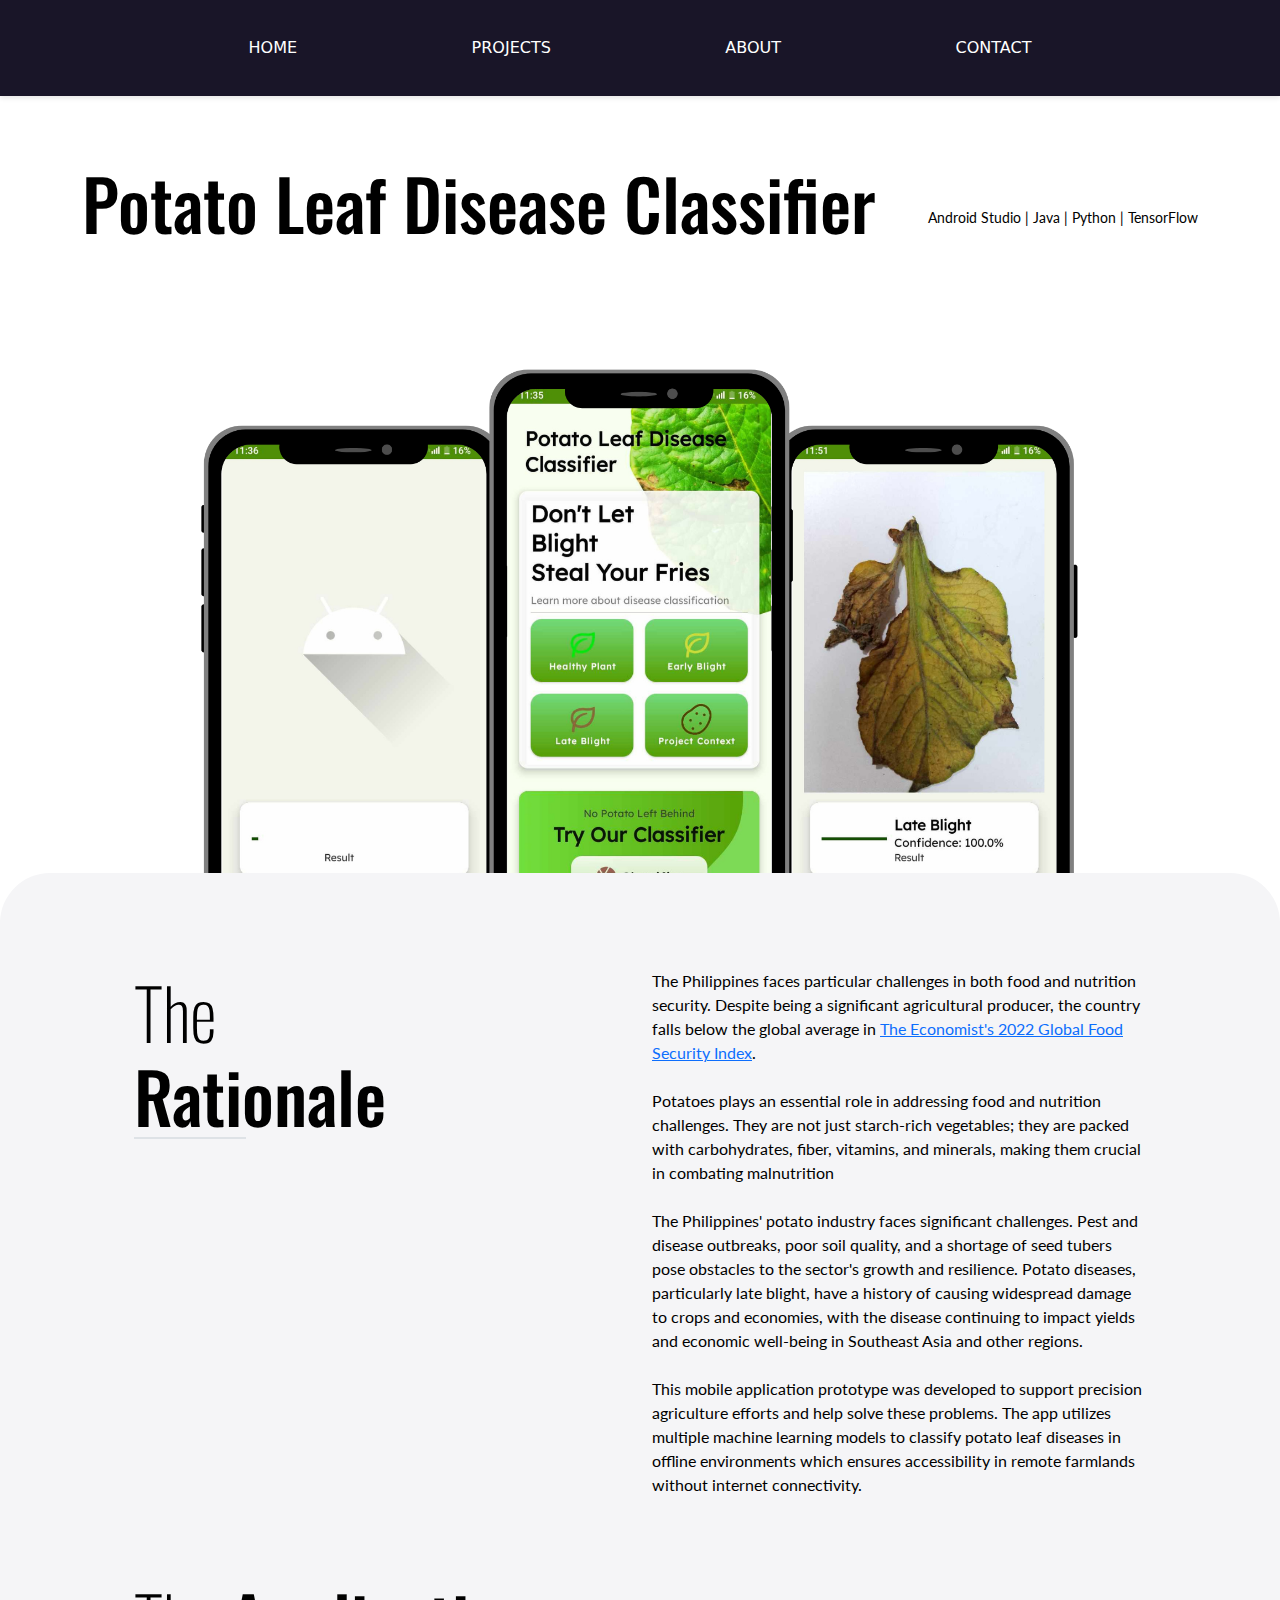
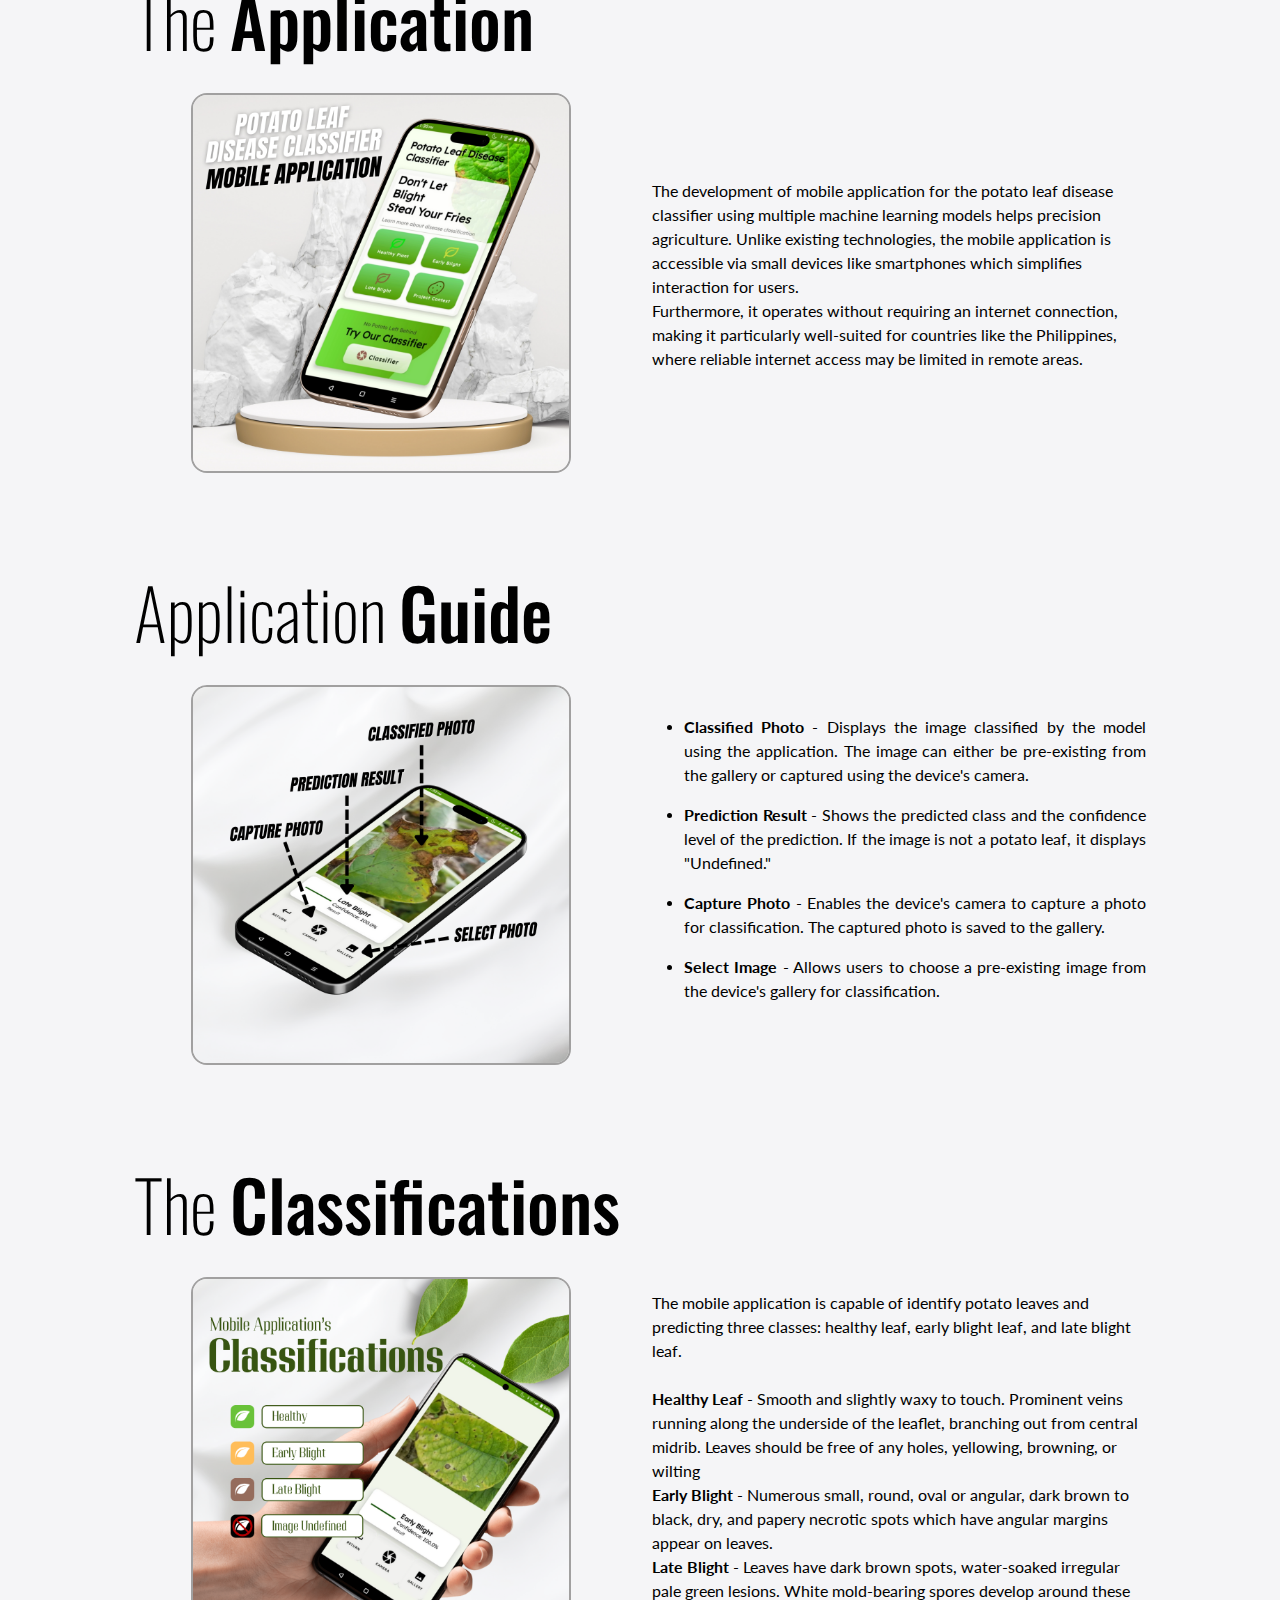
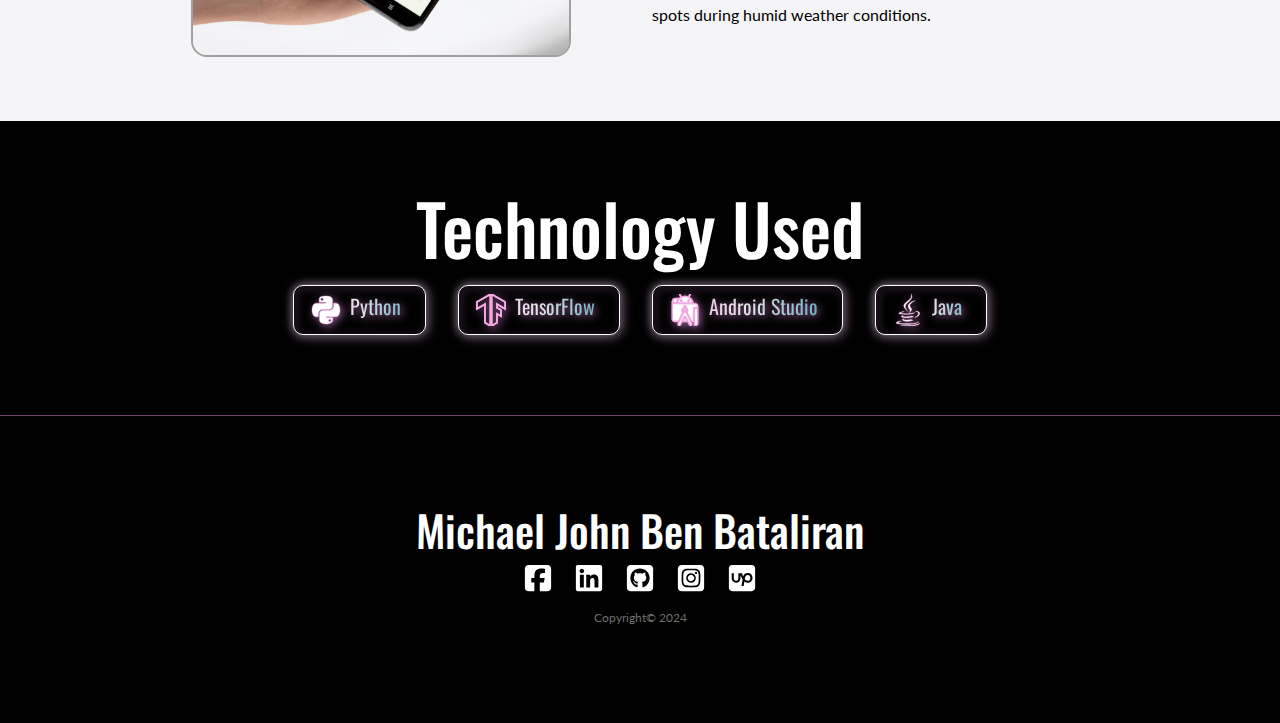
<file: projects/potatoleafclassifier.html>
<!DOCTYPE html>
<html lang="en">
<head>
    <meta charset="UTF-8">
    <meta name="viewport" content="width=device-width, initial-scale=1.0">
    <title>Modified VGG19</title>
    <link rel="icon" href="../assets/m-solid.svg" type="image/svg+xml">
        <link rel="preconnect" href="https://fonts.googleapis.com">
        <link rel="preconnect" href="https://fonts.gstatic.com" crossorigin>
        <link href="https://fonts.googleapis.com/css2?family=Dancing+Script:wght@400..700&display=swap" rel="stylesheet">
        <link href="https://cdn.jsdelivr.net/npm/bootstrap@5.3.3/dist/css/bootstrap.min.css" rel="stylesheet"
          integrity="sha384-QWTKZyjpPEjISv5WaRU9OFeRpok6YctnYmDr5pNlyT2bRjXh0JMhjY6hW+ALEwIH" crossorigin="anonymous">
        <link rel="stylesheet" href="../stylesheets/headerfooter.css">
        <link rel="stylesheet" href="../stylesheets/productshowcase.css">
        <link rel="preconnect" href="https://fonts.googleapis.com">
        <link rel="preconnect" href="https://fonts.gstatic.com" crossorigin>
        <link href="https://fonts.googleapis.com/css2?family=Bebas+Neue&display=swap" rel="stylesheet">
        <link
          href="https://fonts.googleapis.com/css2?family=Lato:ital,wght@0,100;0,300;0,400;0,700;0,900;1,100;1,300;1,400;1,700;1,900&display=swap"
          rel="stylesheet">
        <link href="https://fonts.googleapis.com/css2?family=Oswald:wght@200..700&display=swap" rel="stylesheet">
      </head>
      
      <body>
        <div class="header">
          <div class="container-fluid nav-container">
            <div class="row">
              <div class="col">
                <nav class="navbar navbar-expand-md">
                  <div class="container">
                    <button class="navbar-toggler" type="button" data-bs-toggle="collapse" data-bs-target="#navbarCollapse">
                      <span class="navbar-toggler-icon"></span>
                    </button>
                    <div class="collapse navbar-collapse" id="navbarCollapse">
                      <ul class="navbar-nav dark">
                        <!-- Add your navigation links here -->
                        <li class="nav-item">
                          <a class="nav-link" href="../index.html">HOME</a>
                        </li>
                        <li class="nav-item">
                          <a class="nav-link" href="../works.html">PROJECTS</a>
                        </li>
                        <li class="nav-item">
                          <a class="nav-link" href="../whoami.html">ABOUT</a>
                        </li>
                        <li class="nav-item">
                          <a class="nav-link" href="../contact.html">CONTACT</a>
                        </li>
                        <!-- Add more links as needed -->
                      </ul>
                    </div>
                  </div>
                </nav>
              </div>
            </div>
          </div>
        </div>

        <section id="product-intro">
          <div class="container">
            <div class="row">
              <div class="col">
                <div class="intro-title">
                  <h1>Potato Leaf Disease Classifier</h1>
                  <p>Android Studio | Java | Python | TensorFlow</p>
                </div>
              </div>
            </div>
          </div>
        </section>

        <section id="product-landing">
          <img src="../assets/work-modifedvgg.png" alt="">
        </section>
        

        <section id="executive-summary">
            <div class="container exec-content">
                <div class="row">
                    <div class="col-lg-6 exec-left">
                      <h1>
                        <span class="unbold">The</span> 
                        <br>Rationale
                      </h1>
                        <div class="border"></div>
                    </div>
                    <div class="col">
                      <div class="main-text">
                        <p>
                          The Philippines faces particular challenges in both food and nutrition security. Despite being a significant agricultural producer, the country falls below the global average in 
                        <a href="https://impact.economist.com/sustainability/project/food-security-index">The Economist's 2022 Global Food Security Index</a>.
                        <br><br>
                        Potatoes plays an essential role in addressing food and nutrition challenges. They are not just starch-rich vegetables; 
                        they are packed with carbohydrates, fiber, vitamins, and minerals, making them crucial in combating malnutrition
                        <br><br>
                        The Philippines' potato industry faces significant challenges. Pest and disease outbreaks, poor soil quality, and a shortage of seed tubers pose obstacles to the sector's growth and resilience. Potato diseases, 
                        particularly late blight, have a history of causing widespread damage to crops and economies, with the disease continuing to impact yields and economic well-being in Southeast Asia and other regions.
                        <br><br>
                        This mobile application prototype was developed to support precision agriculture efforts and help solve these problems. 
                        The app utilizes multiple machine learning models to classify potato leaf diseases in offline environments which ensures accessibility in remote farmlands without internet connectivity.
                        </p>
                      </div>
                    </div>
                </div>
            </div>

            <div class="container exec-content ">
              <div class="row">
                <h1 >
                  <span class="unbold">The </span>Application
                </h1>
                <div class="col-lg-6 left-content">
                    <img src="../assets/potatoes/p-home.png" alt="Mobile Application Demo">
                </div>
                <div class="col right-content">
                    <div class="main-text">
                      <p>
                        The development of mobile application for the potato leaf disease classifier using multiple machine learning models helps precision agriculture. Unlike existing technologies, the mobile application is accessible via small devices like smartphones which simplifies interaction for users.
                        <br>
                        Furthermore, it operates without requiring an internet connection, making it particularly well-suited for countries like the Philippines, where reliable internet access may be limited in remote areas.
                      </p>
                    </div>
                </div>
              </div>
            </div>

            <div class="container exec-content ">
              <div class="row">
                <h1 >
                  <span class="unbold">Application </span>Guide
                </h1>
                <div class="col-lg-6 left-content">
                    <img src="../assets/potatoes/p-guide.png" alt="Mobile Application Demo">
                </div>
                <div class="col right-content">
                    <div class="main-text">
                      <ul>
                        <li><p><b>Classified Photo</b> - Displays the image classified by the model using the application. The image can either be pre-existing from the gallery or captured using the device's camera.</p></li>
                        <li><p><b>Prediction Result</b> - Shows the predicted class and the confidence level of the prediction. If the image is not a potato leaf, it displays "Undefined."</p></li>
                        <li><p><b>Capture Photo</b> - Enables the device's camera to capture a photo for classification. The captured photo is saved to the gallery.</p></li>
                        <li><p><b>Select Image</b> - Allows users to choose a pre-existing image from the device's gallery for classification.</p></li>
                      </ul>
                    </div>
                </div>
              </div>
            </div>

            
            <div class="container exec-content ">
              <div class="row">
                <h1 >
                  <span class="unbold">The </span>Classifications
                </h1>

                <div class="col-lg-6 left-content">
                    <img src="../assets/potatoes/p-classification.png" alt="Mobile Application Demo">
                </div>
                <div class="col right-content">
                    <div class="main-text">
                      <p style="flex-direction: column;">
                        The mobile application is capable of identify potato leaves and predicting three classes: healthy leaf, early blight leaf, and late blight leaf.
                        <br><br>
                        <b>Healthy Leaf</b> - Smooth and slightly waxy to touch. Prominent veins running along the underside of the leaflet, branching
                        out from central midrib. Leaves should be free of any holes, yellowing, browning, or wilting
                        <br>
                        <b>Early Blight</b> - Numerous small, round, oval or angular, dark brown to black, dry, and papery necrotic spots which have angular margins appear on leaves.
                        <br>
                        <b>Late Blight</b> - Leaves have dark brown spots, water-soaked irregular pale green lesions. White mold-bearing spores develop around these spots during humid weather conditions.
                      </p>
                    </div>
                </div>

              </div>
            </div>

          </section>

            

          <section id="positioning">
            <div class="container">
              <div class="row">
                <div class="col">
                  <h1>Technology Used</h1>
                  <div class="card-main">
                      <div class="card">
                          <div class="lang"><svg xmlns="http://www.w3.org/2000/svg" viewBox="0 0 448 512"><!--!Font Awesome Free 6.5.2 by @fontawesome - https://fontawesome.com License - https://fontawesome.com/license/free Copyright 2024 Fonticons, Inc.--><path d="M439.8 200.5c-7.7-30.9-22.3-54.2-53.4-54.2h-40.1v47.4c0 36.8-31.2 67.8-66.8 67.8H172.7c-29.2 0-53.4 25-53.4 54.3v101.8c0 29 25.2 46 53.4 54.3 33.8 9.9 66.3 11.7 106.8 0 26.9-7.8 53.4-23.5 53.4-54.3v-40.7H226.2v-13.6h160.2c31.1 0 42.6-21.7 53.4-54.2 11.2-33.5 10.7-65.7 0-108.6zM286.2 404c11.1 0 20.1 9.1 20.1 20.3 0 11.3-9 20.4-20.1 20.4-11 0-20.1-9.2-20.1-20.4 .1-11.3 9.1-20.3 20.1-20.3zM167.8 248.1h106.8c29.7 0 53.4-24.5 53.4-54.3V91.9c0-29-24.4-50.7-53.4-55.6-35.8-5.9-74.7-5.6-106.8 .1-45.2 8-53.4 24.7-53.4 55.6v40.7h106.9v13.6h-147c-31.1 0-58.3 18.7-66.8 54.2-9.8 40.7-10.2 66.1 0 108.6 7.6 31.6 25.7 54.2 56.8 54.2H101v-48.8c0-35.3 30.5-66.4 66.8-66.4zm-6.7-142.6c-11.1 0-20.1-9.1-20.1-20.3 .1-11.3 9-20.4 20.1-20.4 11 0 20.1 9.2 20.1 20.4s-9 20.3-20.1 20.3z"/></svg></div>
                          <h5 class="card-title">Python</h5>          
                      </div>
                      <div class="card">
                          <div class="lang"><svg viewBox="0 0 128 128"> <path d="m61.583 127.143-21.549-12.51V40.858L7.573 59.616l.079-27.942L61.582.85zM66.427.85v126.293l21.549-12.51v-35.53l16.27 9.402-.099-24.301-16.171-9.235v-14.11l32.451 18.757-.079-27.942z" fill="none"></path><path d="M62.076 0 7.158 31.387l-.082 29.086 32.465-18.758v73.201L62.076 128V0zm3.858 0v128l22.535-13.084V79.957l16.273 9.406-.103-25.447-16.17-9.234V41.715l32.455 18.758-.082-29.086L65.934 0zM61.09 1.701v124.586l-20.563-11.94V40.005L8.068 58.76l.077-26.8L61.09 1.702zm5.83 0 52.935 30.26.077 26.799-32.45-18.756v15.252l16.172 9.234.094 23.158-16.266-9.4v36.1l-20.562 11.94V1.7z"></path></svg></div>
                          <h5 class="card-title">TensorFlow</h5>        
                      </div>
                      <div class="card">
                          <div class="lang"><svg viewBox="0 0 128 128"><path d="M25.1 17.7l13.4.1c-4.9 4.9-7.8 11.2-8.8 18.3l-5.1-.1c-5.5-.2-9.8-4.3-9.7-9.3 0-5.1 4.5-9 10.2-9zm40.2 77.2c.9 2.2 6.9 14.4 6.9 14.4H55.1s5.5-11.5 6.7-14.4c1-2.2 2.5-2.3 3.5 0z"></path><path d="M114.9 47.9c-1.1 4.3-5.5 7.5-10.9 7.5h-5c-.3.1-.5.3-.4.6v53.3h-9.1L72 73.1c1.8-2 2.9-4.7 2.9-7.6 0-4.8-2.8-9.1-7-10.8v-4.9c0-2.1-1.8-3.6-3.9-3.6h-.2c-2.1 0-3.9 1.8-3.9 3.9v4.6c-4.6 1.5-8 5.8-8 11 0 3 1.2 5.8 3.1 7.8l-17 35.9H23.1c-5.7 0-10.2-4.6-10.2-10.3V29.7s0-.6.1 0c.8 4.8 5 8.5 10.1 8.6H100c-.1 0 14.6-1.3 14.9 9.6z"></path><path d="M63.3 59.8c3.1 0 5.7 2.6 5.6 5.8 0 3.1-2.6 5.7-5.8 5.6-3.1 0-5.6-2.6-5.6-5.7 0-1.5.6-2.9 1.7-4 1.2-1.1 2.6-1.7 4.1-1.7zm2.3-3.3v-6c0-.7-.3-1.3-.9-1.6-.9-.5-2-.2-2.5.7-.2.3-.3.6-.2 1v5.8c-5 .8-8.5 5.5-7.7 10.6v.1c.4 2.4 1.7 4.6 3.7 6l-21.3 45.7c-.8 1.6-.7 3.6.4 5.1 1.6 2.3 4.7 2.9 7 1.3.8-.5 1.4-1.3 1.8-2.1L60 92.5c.9-2 3.3-2.9 5.4-1.9.8.4 1.5 1.1 1.9 1.9l14.5 30.3c1.2 2.5 4.2 3.5 6.7 2.3s3.5-4.2 2.3-6.7L69 72.9c4-3.2 4.7-9.1 1.5-13.1-1.2-1.6-2.9-2.7-4.9-3.3m14-43.6h-.1l5.3-9.2c.3-.5.1-1.1-.3-1.5-.5-.2-1-.1-1.3.3L77.6 12c-8.7-3.9-18.7-3.9-27.5 0l-5.4-9.4c-.2-.3-.6-.6-1-.6s-.8.2-1 .6c-.2.4-.2.8 0 1.1l5.4 9.2c-8.8 4.9-14.6 13.3-16 23.1h63.8c-1.5-9.8-7.5-18.2-16.3-23.1zM51.2 28l-.4.4c-.5.5-1.2.8-1.9.8h.1c-1.5 0-2.7-1.2-2.7-2.6v-.1c0-.7.3-1.4.8-1.9.9-1.1 2.6-1.3 3.7-.4 1.3.9 1.4 2.6.4 3.8zm27.4 1c-1.5.1-2.7-1.1-2.7-2.6v-.1c0-.7.3-1.4.8-1.9 1-1 2.7-1 3.8 0 .5.5.8 1.2.8 1.9 0 1.6-1.2 2.7-2.7 2.7zm27.1 29h-4.2c-.2.1-.4.3-.4.6v66.5c0 .3.2.5.5.5h4.4c5.1 0 9.2-4.2 9.2-9.2 0 0-.1-61.1 0-63.4.1-2.4-.5-.7-.7-.2-1.5 3.2-4.8 5.3-8.6 5.3h-.2z"></path><circle cx="63.3" cy="65.5" r="3.2"></circle></svg></div>  
                          <h5 class="card-title">Android Studio</h5>          
                      </div>
                      <div class="card">
                          <div class="lang"><svg xmlns="http://www.w3.org/2000/svg" viewBox="0 0 384 512"><!--!Font Awesome Free 6.5.2 by @fontawesome - https://fontawesome.com License - https://fontawesome.com/license/free Copyright 2024 Fonticons, Inc.--><path d="M277.7 312.9c9.8-6.7 23.4-12.5 23.4-12.5s-38.7 7-77.2 10.2c-47.1 3.9-97.7 4.7-123.1 1.3-60.1-8 33-30.1 33-30.1s-36.1-2.4-80.6 19c-52.5 25.4 130 37 224.5 12.1zm-85.4-32.1c-19-42.7-83.1-80.2 0-145.8C296 53.2 242.8 0 242.8 0c21.5 84.5-75.6 110.1-110.7 162.6-23.9 35.9 11.7 74.4 60.2 118.2zm114.6-176.2c.1 0-175.2 43.8-91.5 140.2 24.7 28.4-6.5 54-6.5 54s62.7-32.4 33.9-72.9c-26.9-37.8-47.5-56.6 64.1-121.3zm-6.1 270.5a12.2 12.2 0 0 1 -2 2.6c128.3-33.7 81.1-118.9 19.8-97.3a17.3 17.3 0 0 0 -8.2 6.3 70.5 70.5 0 0 1 11-3c31-6.5 75.5 41.5-20.6 91.4zM348 437.4s14.5 11.9-15.9 21.2c-57.9 17.5-240.8 22.8-291.6 .7-18.3-7.9 16-19 26.8-21.3 11.2-2.4 17.7-2 17.7-2-20.3-14.3-131.3 28.1-56.4 40.2C232.8 509.4 401 461.3 348 437.4zM124.4 396c-78.7 22 47.9 67.4 148.1 24.5a185.9 185.9 0 0 1 -28.2-13.8c-44.7 8.5-65.4 9.1-106 4.5-33.5-3.8-13.9-15.2-13.9-15.2zm179.8 97.2c-78.7 14.8-175.8 13.1-233.3 3.6 0-.1 11.8 9.7 72.4 13.6 92.2 5.9 233.8-3.3 237.1-46.9 0 0-6.4 16.5-76.2 29.7zM260.6 353c-59.2 11.4-93.5 11.1-136.8 6.6-33.5-3.5-11.6-19.7-11.6-19.7-86.8 28.8 48.2 61.4 169.5 25.9a60.4 60.4 0 0 1 -21.1-12.8z"/></svg></div>
                          <h5 class="card-title">Java</h5>          
                      </div>
                    </div>
                </div>
              </div>
            </div>
          </section>
    
        <footer>
            <div class="container">
              <div class="row">
                <div class="col">
                  <h1>Michael John Ben Bataliran</h1>
                  <div class="contacts">
                    <a href="https://www.facebook.com/kingjeybie"><svg xmlns="http://www.w3.org/2000/svg" viewBox="0 0 448 512"><!--!Font Awesome Free 6.5.2 by @fontawesome - https://fontawesome.com License - https://fontawesome.com/license/free Copyright 2024 Fonticons, Inc.--><path d="M64 32C28.7 32 0 60.7 0 96V416c0 35.3 28.7 64 64 64h98.2V334.2H109.4V256h52.8V222.3c0-87.1 39.4-127.5 125-127.5c16.2 0 44.2 3.2 55.7 6.4V172c-6-.6-16.5-1-29.6-1c-42 0-58.2 15.9-58.2 57.2V256h83.6l-14.4 78.2H255V480H384c35.3 0 64-28.7 64-64V96c0-35.3-28.7-64-64-64H64z"/></svg></a>
                    <a href="https://www.linkedin.com/in/michael-john-ben-bataliran-097089280/"><svg xmlns="http://www.w3.org/2000/svg" viewBox="0 0 448 512"><!--!Font Awesome Free 6.5.2 by @fontawesome - https://fontawesome.com License - https://fontawesome.com/license/free Copyright 2024 Fonticons, Inc.--><path d="M416 32H31.9C14.3 32 0 46.5 0 64.3v383.4C0 465.5 14.3 480 31.9 480H416c17.6 0 32-14.5 32-32.3V64.3c0-17.8-14.4-32.3-32-32.3zM135.4 416H69V202.2h66.5V416zm-33.2-243c-21.3 0-38.5-17.3-38.5-38.5S80.9 96 102.2 96c21.2 0 38.5 17.3 38.5 38.5 0 21.3-17.2 38.5-38.5 38.5zm282.1 243h-66.4V312c0-24.8-.5-56.7-34.5-56.7-34.6 0-39.9 27-39.9 54.9V416h-66.4V202.2h63.7v29.2h.9c8.9-16.8 30.6-34.5 62.9-34.5 67.2 0 79.7 44.3 79.7 101.9V416z"/></svg></a>
                    <a href="https://github.com/thegreatkeljb"><svg xmlns="http://www.w3.org/2000/svg" viewBox="0 0 448 512"><!--!Font Awesome Free 6.5.2 by @fontawesome - https://fontawesome.com License - https://fontawesome.com/license/free Copyright 2024 Fonticons, Inc.--><path d="M448 96c0-35.3-28.7-64-64-64H64C28.7 32 0 60.7 0 96V416c0 35.3 28.7 64 64 64H384c35.3 0 64-28.7 64-64V96zM265.8 407.7c0-1.8 0-6 .1-11.6c.1-11.4 .1-28.8 .1-43.7c0-15.6-5.2-25.5-11.3-30.7c37-4.1 76-9.2 76-73.1c0-18.2-6.5-27.3-17.1-39c1.7-4.3 7.4-22-1.7-45c-13.9-4.3-45.7 17.9-45.7 17.9c-13.2-3.7-27.5-5.6-41.6-5.6s-28.4 1.9-41.6 5.6c0 0-31.8-22.2-45.7-17.9c-9.1 22.9-3.5 40.6-1.7 45c-10.6 11.7-15.6 20.8-15.6 39c0 63.6 37.3 69 74.3 73.1c-4.8 4.3-9.1 11.7-10.6 22.3c-9.5 4.3-33.8 11.7-48.3-13.9c-9.1-15.8-25.5-17.1-25.5-17.1c-16.2-.2-1.1 10.2-1.1 10.2c10.8 5 18.4 24.2 18.4 24.2c9.7 29.7 56.1 19.7 56.1 19.7c0 9 .1 21.7 .1 30.6c0 4.8 .1 8.6 .1 10c0 4.3-3 9.5-11.5 8C106 393.6 59.8 330.8 59.8 257.4c0-91.8 70.2-161.5 162-161.5s166.2 69.7 166.2 161.5c.1 73.4-44.7 136.3-110.7 158.3c-8.4 1.5-11.5-3.7-11.5-8zm-90.5-54.8c-.2-1.5 1.1-2.8 3-3.2c1.9-.2 3.7 .6 3.9 1.9c.3 1.3-1 2.6-3 3c-1.9 .4-3.7-.4-3.9-1.7zm-9.1 3.2c-2.2 .2-3.7-.9-3.7-2.4c0-1.3 1.5-2.4 3.5-2.4c1.9-.2 3.7 .9 3.7 2.4c0 1.3-1.5 2.4-3.5 2.4zm-14.3-2.2c-1.9-.4-3.2-1.9-2.8-3.2s2.4-1.9 4.1-1.5c2 .6 3.3 2.1 2.8 3.4c-.4 1.3-2.4 1.9-4.1 1.3zm-12.5-7.3c-1.5-1.3-1.9-3.2-.9-4.1c.9-1.1 2.8-.9 4.3 .6c1.3 1.3 1.8 3.3 .9 4.1c-.9 1.1-2.8 .9-4.3-.6zm-8.5-10c-1.1-1.5-1.1-3.2 0-3.9c1.1-.9 2.8-.2 3.7 1.3c1.1 1.5 1.1 3.3 0 4.1c-.9 .6-2.6 0-3.7-1.5zm-6.3-8.8c-1.1-1.3-1.3-2.8-.4-3.5c.9-.9 2.4-.4 3.5 .6c1.1 1.3 1.3 2.8 .4 3.5c-.9 .9-2.4 .4-3.5-.6zm-6-6.4c-1.3-.6-1.9-1.7-1.5-2.6c.4-.6 1.5-.9 2.8-.4c1.3 .7 1.9 1.8 1.5 2.6c-.4 .9-1.7 1.1-2.8 .4z"/></svg></a>
                    <a href="https://www.instagram.com/thegreatkeljb/"><svg xmlns="http://www.w3.org/2000/svg" viewBox="0 0 448 512"><!--!Font Awesome Free 6.5.2 by @fontawesome - https://fontawesome.com License - https://fontawesome.com/license/free Copyright 2024 Fonticons, Inc.--><path d="M194.4 211.7a53.3 53.3 0 1 0 59.3 88.7 53.3 53.3 0 1 0 -59.3-88.7zm142.3-68.4c-5.2-5.2-11.5-9.3-18.4-12c-18.1-7.1-57.6-6.8-83.1-6.5c-4.1 0-7.9 .1-11.2 .1c-3.3 0-7.2 0-11.4-.1c-25.5-.3-64.8-.7-82.9 6.5c-6.9 2.7-13.1 6.8-18.4 12s-9.3 11.5-12 18.4c-7.1 18.1-6.7 57.7-6.5 83.2c0 4.1 .1 7.9 .1 11.1s0 7-.1 11.1c-.2 25.5-.6 65.1 6.5 83.2c2.7 6.9 6.8 13.1 12 18.4s11.5 9.3 18.4 12c18.1 7.1 57.6 6.8 83.1 6.5c4.1 0 7.9-.1 11.2-.1c3.3 0 7.2 0 11.4 .1c25.5 .3 64.8 .7 82.9-6.5c6.9-2.7 13.1-6.8 18.4-12s9.3-11.5 12-18.4c7.2-18 6.8-57.4 6.5-83c0-4.2-.1-8.1-.1-11.4s0-7.1 .1-11.4c.3-25.5 .7-64.9-6.5-83l0 0c-2.7-6.9-6.8-13.1-12-18.4zm-67.1 44.5A82 82 0 1 1 178.4 324.2a82 82 0 1 1 91.1-136.4zm29.2-1.3c-3.1-2.1-5.6-5.1-7.1-8.6s-1.8-7.3-1.1-11.1s2.6-7.1 5.2-9.8s6.1-4.5 9.8-5.2s7.6-.4 11.1 1.1s6.5 3.9 8.6 7s3.2 6.8 3.2 10.6c0 2.5-.5 5-1.4 7.3s-2.4 4.4-4.1 6.2s-3.9 3.2-6.2 4.2s-4.8 1.5-7.3 1.5l0 0c-3.8 0-7.5-1.1-10.6-3.2zM448 96c0-35.3-28.7-64-64-64H64C28.7 32 0 60.7 0 96V416c0 35.3 28.7 64 64 64H384c35.3 0 64-28.7 64-64V96zM357 389c-18.7 18.7-41.4 24.6-67 25.9c-26.4 1.5-105.6 1.5-132 0c-25.6-1.3-48.3-7.2-67-25.9s-24.6-41.4-25.8-67c-1.5-26.4-1.5-105.6 0-132c1.3-25.6 7.1-48.3 25.8-67s41.5-24.6 67-25.8c26.4-1.5 105.6-1.5 132 0c25.6 1.3 48.3 7.1 67 25.8s24.6 41.4 25.8 67c1.5 26.3 1.5 105.4 0 131.9c-1.3 25.6-7.1 48.3-25.8 67z"/></svg></a>
                    <a href="https://www.upwork.com/freelancers/~016fa21704668e60ec?mp_source=share"><svg xmlns="http://www.w3.org/2000/svg" viewBox="0 0 448 512"><!--!Font Awesome Free 6.5.2 by @fontawesome - https://fontawesome.com License - https://fontawesome.com/license/free Copyright 2024 Fonticons, Inc.--><path d="M56 32l336 0c30.9 0 56 25.1 56 56l0 336c0 30.9-25.1 56-56 56L56 480c-30.9 0-56-25.1-56-56L0 88C0 57.1 25.1 32 56 32zM270.9 274.2c6.6-52.9 25.9-69.5 51.4-69.5c25.3 0 44.9 20.2 44.9 49.7s-19.7 49.7-44.9 49.7c-27.9 0-46.3-21.5-51.4-29.9zm-26.7-41.8c-8.2-15.5-14.3-36.3-19.2-55.6l-29.7 0-33.2 0 0 78.1c0 28.4-12.9 49.4-38.2 49.4s-39.8-20.9-39.8-49.3l.3-78.1-36.2 0 0 78.1c0 22.8 7.4 43.5 20.9 58.2c13.9 15.2 32.8 23.2 54.8 23.2c43.7 0 74.2-33.5 74.2-81.5l0-52.5c4.6 17.3 15.4 50.5 36.2 79.7L215 392.6l36.8 0 12.8-78.4c4.2 3.5 8.7 6.6 13.4 9.4c12.3 7.8 26.4 12.2 40.9 12.6l.1 0c.5 0 1.1 0 1.6 0c.6 0 1.1 0 1.7 0c45.1 0 80.9-34.9 80.9-81.9s-35.9-82.2-80.9-82.2c-45.4 0-70.9 29.7-78.1 60.1z"/></svg></a>
                  </div>
                  <p>Copyright© 2024</p>
                </div>
              </div>
            </div>
          </footer>
        
          <script src="https://cdn.jsdelivr.net/npm/bootstrap@5.3.3/dist/js/bootstrap.bundle.min.js"
            integrity="sha384-YvpcrYf0tY3lHB60NNkmXc5s9fDVZLESaAA55NDzOxhy9GkcIdslK1eN7N6jIeHz"
            crossorigin="anonymous"></script>
            <script src="https://code.jquery.com/jquery-3.5.1.slim.min.js"></script>
            <script src="https://cdn.jsdelivr.net/npm/@popperjs/core@2.9.2/dist/umd/popper.min.js"></script>
            <script src="https://stackpath.bootstrapcdn.com/bootstrap/4.5.2/js/bootstrap.min.js"></script>
          <script src="/scripts/basic_scripts.js"></script>
        </body>
</html>
</file>
<file: stylesheets/headerfooter.css>
html {
    scrollbar-width: thin;
    scrollbar-color: #908f8f #191528 ;
  }
  
h1 {
    font-family: "Bebas Neue", sans-serif;
    font-size: 70px;
    margin: 1rem 0 2rem 1rem;
    color: #000;
    cursor: default;
  }

.header {
    background-color: #191528;
    display: flex;
    position: sticky;
    top: 0;
    z-index: 15;
}
  
  .scrolled {
    background-color: transparent; /* Change the color here */
    backdrop-filter: blur(2px);
  }
  
  .scrolled .nav-link {
    color: #0a0a0a;
  }

  .scrolled  .dark .nav-link {
    color: var(--font-primary);
  }
  
  .nav-container {
    position: relative;
    width: 100%;
    background-position: 50%;
    background-repeat: no-repeat;
    background-size: cover;
    box-shadow: 0 2px 5px rgba(0, 0, 0, 0.1);
  }
  
  .navbar {
    display: flex;
    padding: 12px 0px 12px 0px;
    margin: 0;
  }

 .navbar-toggler-icon {
    background-image: url("data:image/svg+xml,%3Csvg xmlns='http://www.w3.org/2000/svg' viewBox='0 0 30 30'%3E%3Cpath stroke='rgba(108, 59, 111, 1)' stroke-width='2' d='M4 7h22M4 15h22M4 23h22'/%3E%3C/svg%3E");
  }

  .navbar button.navbar-toggler {
    border-color: rgb(86, 56, 93);
  }

  .navbar-nav {
    width: 100%;
    justify-content: space-evenly;
    padding: 1rem 0;
  }
  
  .navbar-collapse {
    width: 100%;
    display: flex;
    align-items: center;
    text-align: center;
    justify-content: space-evenly;
  }
  
.nav-link {
    color: #fff;
  }


.nav-link:hover {
  background: linear-gradient(to top, #c5bd2d, #988206);
  background-clip: text;
  -webkit-text-fill-color: transparent;
  stroke: #f4aae0; 
  stroke-width: 0.4rem; 
  filter: drop-shadow(2px 2px 4px rgba(212, 131, 218, 0.718));  
}

  footer {
    background-color: #000;
    background-position: center;
    background-size: cover;
    text-align: center;
    padding: 5rem 0;
    border-top: 1px solid rgba(212, 131, 218, 0.518);
  }
  
  footer h1 {
    color: white;
    font-size: 43px;
    margin: 0.5rem;
  }
  
  footer p {
    color: #6f6f6f;
    margin-top: 1rem;
    font-size: 12px;
  }
  
  .contacts svg {
    height: 30px;
    width: 30px;
    fill: #FFF;
    margin: 0 0.5rem;
    transition: ease-in 0.1s;
  }
  
  .contacts svg:hover {
    box-shadow: 0px 0px 10px rgba(255, 255, 255, 0.515);
    background: linear-gradient(to right, #f4aae0,#e4e4e4, #499db6);
    background-clip: text;
    -webkit-text-fill-color: transparent;
    stroke: #f4aae0; 
    stroke-width: 0.4rem; 
    filter: drop-shadow(2px 2px 4px rgba(212, 131, 218, 0.718));
  }
</file>
<file: stylesheets/blog.css>
:root {
  --highlight: rgb(119, 220, 248);
  --primary-color: #ffffff;
  --primary-transparent: #ffffff00;
  --secondary-color: #F5F5F7;
  --secondary-transparent: #F5F5F700;
  --font-primary: #000;
}

* {
    color: var(--font-primary);
    font-family: "Lato", Helvetica;
    font-size: 16px;  
}
  

.section-title h1,
.section-title h1 .unbold  {
  font-family: "Oswald";
  font-size: 120px;
  letter-spacing: -0.5rem;
  color: var(--font-primary);
}

.section-title h1 .unbold {
  font-weight: 200;
} 
  
.writing-section-title h1{
    margin: 0;
    padding: 0;
}
  
h5 {
    cursor: default;
}
  
p {
    cursor: default;
}

body {
    overflow-x: hidden;
}

a {
    text-decoration: none;
    cursor: pointer;
}


#blogs {
    background-color: var(--primary-color);
    padding: 2rem 5rem;
    width: 100%;
  }
  
  #blogs .section-title {
    text-align: start;
  }
  
  #blogs .section-title .h1-manipulated {
    margin-top: -120px;
  }
  
  #blogs .blog-card {
    background-color: var(--secondary-color);
    margin: 0;
    padding: 0;
    box-shadow: 0px 0px 7px rgba(255, 255, 255, 0.5);
  }
  
  #blogs .blog-content {
    background-color: var(--secondary-color);
    display: flex;
    flex-direction: column;
    align-items: start;
    padding: 1rem;
  }
  
  #blogs .blog-image {
    height: 340px;
    background-color: var(--secondary-color);
    padding: 0;
    margin: 0;
    filter: none;
    box-shadow: none;
    border: none;
    border: #acabab 2px solid;
  }

  #blogs .blog-card .work-image-one-r {
    background-color: #fff;
  }
  
  #blogs .other-blog {
    margin: 0 1rem;
  }
  
  #blogs .other-blog a {
    text-decoration: none;
  }
  
  #blogs .other-blog h5 {
    /* background: linear-gradient(to bottom, #f4aae0, #1a93b8);
    background-clip: text;
    -webkit-text-fill-color: transparent;
    stroke: #f4aae0; 
    width: fit-content;
    stroke-width: 0.4rem; 
    padding-bottom: 1rem; */
    color: var(--font-primary);
  }
  
  #blogs .other-blog-content{
    padding: 1.5rem 1rem 1rem 1rem;
    margin-bottom: 1rem;
    border-radius: 5px;
    text-align: start;
    align-items: center;
    text-decoration: none;
    box-shadow: 0px 0px 7px rgba(255, 255, 255, 0.5);
    transition: ease-in 0.2s;
  }
  
  #blogs .other-blog-content:hover {
    border: #ffffff65 1px solid;
    box-shadow: 0px 0px 7px rgba(212, 131, 218, 0.518);
    background: linear-gradient(to right, #f4aae0,#e4e4e4, #499db6);
    background-clip: text;
    -webkit-text-fill-color: transparent;
    stroke: #f4aae0; 
    stroke-width: 0.4rem; 
    filter: drop-shadow(2px 2px 4px rgba(212, 131, 218, 0.718));
  }
  
  #blogs .other-blog .blog-title,
  #blogs .other-blog .blog-details {
    cursor: pointer;
  }
  
  #blogs .blog-title{
    font-size: 16px;
    font-weight: bold;
    color: var(--font-primary);
    text-decoration: none;
  }
  
  #blogs .blog-details {
    font-size: 14px;
    color: var(--font-primary);
    font-weight: 400;
    letter-spacing: 0.5px;
  }
  
  #blogs .btn {
    width:7rem;
    color: var(--font-primary);
    border: var(--font-primary) 2px solid;
  }
  
  #blogs .btn:hover {
    box-shadow: 0px 0px 10px rgba(255, 255, 255, 0.515);
    background: linear-gradient(to right, #f4aae0,#e4e4e4, #499db6);
    background-clip: text;
    -webkit-text-fill-color: transparent;
    stroke: #f4aae0; 
    stroke-width: 0.4rem; 
    filter: drop-shadow(2px 2px 4px rgba(212, 131, 218, 0.718));
  }
  
  #blogs .blog-content {
    margin: 0.5rem 0.5rem 1rem 0.5rem;
  }

.blog-image-one { 
    background-position: center;
    background-repeat: no-repeat;
    background-size: cover;
}

.blog-image-one {
    background-image: url(/assets/imgBlog1.png);
}

.work-image-one-r,
.work-image-one,
.work-image-two,
.work-image-three,
.work-image-four   {
    background-position: center;
    background-repeat: no-repeat;
    background-size: contain;
  }

.work-image-one-r {
  background-image: url(/assets/convolutional\ layers.png);
}

.work-image-one {
    background-image: url(/assets/work-modifedvgg.png);
}

.work-image-two {
    background-image: url(/assets/work-interns.png);
}

.work-image-three {
    background-image: url(/assets/work-pos.png);
}

.work-image-four {
    background-image: url(/assets/work-racer.png);
}
h5 {
    padding-top: 1rem;
    background: linear-gradient(to bottom, #f4aae0, #1a93b8);
    background-clip: text;
    -webkit-text-fill-color: transparent;
    stroke: #f4aae0; 
    width: fit-content;
    stroke-width: 0.4rem; 
    padding-bottom: 1rem;
}


@media (max-width:1100px) { /* big landscape tablets, laptops, and desktops */ 
  p {
    font-size: 14px;
  }

  .section-title h1 {
    font-size: 160px;
  }

}


@media (max-width:992px)  { /* tablet, landscape iPad, lo-res laptops ands desktops */
  p {
    font-size: 14px;
  }

  .section-title h1 {
    font-size: 140px;
    padding: 0;
    margin: 0;
  }
  
  #blogs {
      padding: 2rem 0;
    }

  #blogs .section-title .h1-manipulated {
      margin-top: -57px;
      margin-bottom: 1rem;
  }

  #blogs .other-blog {
      padding: 0;
      margin: 0;
      margin-top: 2rem;
  }

}

@media (max-width:768px)  { /* tablet, landscape iPad, lo-res laptops ands desktops */

  p {
    font-size: 14px;
  }

  #blogs .section-title h1 {
    padding-bottom: 1rem;
}

}

@media (max-width:640px)  { /* tablet, landscape iPad, lo-res laptops ands desktops */

  p {
    font-size: 14px;
  }

  #blogs .section-title h1 {
    letter-spacing: -20px;
}

  #blogs .section-title .h1-manipulated {
      margin-top: -50px;
  }

  #blogs {
      padding: 2rem 1.5rem;
  }

}

@media (max-width:570px)  { /* tablet, landscape iPad, lo-res laptops ands desktops */

  p {
    font-size: 14px;
  }

  #blogs {
      padding: 1rem 1rem;
  }

  #blogs .section-title h1 {
      font-size: 70px;
      letter-spacing: -5px;
     
  }

  #blogs .section-title .h1-manipulated {
      margin-top: -30px;
  }

}
</file>
<file: stylesheets/productshowcase.css>
:root {
    --highlight: rgb(119, 220, 248);
    --primary-color: #ffffff;
    --primary-transparent: #ffffff00;
    --secondary-color: #F5F5F7;
    --secondary-transparent: #F5F5F700;
    --font-primary: #000;
}

* {
    color:  var(--font-primary);
}

body {
    background-color: var(--primary-color);
}

 h1 {
    color: var(--font-primary);
    margin: 0;
    padding: 0;
    cursor: default;
    font-family: "Oswald"; 
}

h1 .unbold {
    font-weight: 100;
  } 

li {
    text-align: justify;
    cursor: default
}


h5 {
    font-weight: bold;
    font-family: "Oswald";
    cursor: default
}

p {
    font-family: "Lato"; 
    cursor: default  
}

.sub-text {
    font-style: italic;
}

.sub-text p {
    color: #a1a0a0;
}

#product-landing {
    /* background-image: url(/assets/intro-modifiedvgg19.gif); */
    width: 100%;
    display: flex;
    /* margin-bottom: 4rem; */
    padding: 0;
    justify-content: center;
    /* height: 100vh; */
}

#product-landing  img {
    width:70%;
    /* border-radius: 24px; */
    /* border: #d1d1d1 2px solid; */
}

#product-intro {
    display: flex;
    /* text-align: start; */
    background-color: var(--primary-color);
    margin: 0;
    padding: 0;
    padding-top: 4rem;
    padding-bottom: 2rem;
}

#product-intro .intro-title {
    display: flex;
    flex-direction: row;
    justify-content: space-between;
    align-items: end;
}

#product-intro .intro-title p {
    font-size: 14px;
}


.modifiedvgg19,
.possystem {   
    background-size: contain;
    background-repeat: no-repeat;
    background-position: bottom;
    height: 500px;
}

.modifiedvgg19 {
    background-image: url(/assets/work-modifedvgg.png);
}

.possystem {
    background-image: url(/assets/work-pos.png);
}

#nda {
    display: flex;
    height: 100vh;
    text-align: center;
    align-items: center;
}

#executive-summary {
    text-align: center;
    background-color: var(--secondary-color);
    border-radius: 50px 50px 0 0;
    padding-top: 4rem;
}

#executive-summary  .exec-content {
    text-align: start;
    padding: 2rem 4rem;
}

#executive-summary .border {
    width: 7rem;
    border-bottom: 1px solid #fff;
}

#executive-summary .images {
    display: flex;
    justify-content: space-evenly;
    margin: 3rem 0;
}

#executive-summary .images img {
    width: 33%;
    border-radius: 16px;
    border: #a1a0a0 2px solid;
}

#executive-summary .table {
    margin: 1rem;
}


/* For Photo Cols */
#executive-summary  .exec-content .left-content{
    display: flex;
    padding: 2rem 3rem;
    justify-content: center;
}

#executive-summary  .exec-content .right-content .main-text {
    display: flex;
    height: 100%;
    align-items: center;
}
#executive-summary  .exec-content .left-content img {
    width: 90%;
    border-radius: 16px;
    border: #a1a0a0 2px solid;
}

#positioning {
    text-align: center;
    background-color: var(--font-primary);
    padding: 4rem 0
}


#positioning h1{
    color: var(--primary-color);
}

#positioning .card-main {
    display: flex;
    justify-content: center;
}

#positioning  .card {
    margin: 1rem;
    padding: 0 0.5rem;
    border-radius: 0;
    display: flex;
    flex-direction: row;
    align-items: center;
    background-color: transparent;
    border-radius: 10px;
    border: 1px solid #fff;
    width: fit-content;
    box-shadow: 0px 0px 10px rgba(255, 255, 255, 0.515);
    background: linear-gradient(to right, #f4aae0,#e4e4e4, #499db6);
    background-clip: text;
    -webkit-text-fill-color: transparent;
    stroke: #f4aae0; 
    stroke-width: 0.4rem; 
    filter: drop-shadow(2px 2px 4px rgba(212, 131, 218, 0.718));
}

.ui-showcase {
    background-image: url(/assets/pos-ui.png);
    background-position: center;
    background-repeat: no-repeat;
    background-size: contain;
    margin: 0 1rem 4rem 1rem;
    filter: drop-shadow(0px 0px 10px rgba(82, 113, 157, 0.718));
    background-color: transparent;
    height: 500px;
}

#positioning  .card svg {
    width: 32px;
    height: 32px;
    margin: 0.5rem;
    fill: #fff;
}

#positioning  .card h5 {
    font-weight: normal;
    margin-right: 1rem;
    color: #fff;
}


@media (max-width:992px)  {
    h1 {
        font-size: 60px;
    }

    #product-intro .intro-title {
        display: flex;
        flex-direction: column;
        justify-content: center;
    }

    #product-landing img {
        width: 100%;
        margin: 0;
        padding: 0;
    }

    #executive-summary {
        padding: 0;
        margin: 0;
        padding-top: 2rem;
    }

    #executive-summary .exec-content {
        padding-bottom: 1rem;
        padding-top: 2rem;
    }


    #executive-summary .exec-left {
        padding-bottom: 2rem;
    }

    #executive-summary .exec-content .exec-left br{
        display: none;
    }

    .ui-showcase {
        height: 350px;
        margin: 0 1rem;
    }
  
  }
  
  @media (max-width:768px)  {
    h1 {
        font-size: 40px;
    }

    p {
        font-size: 14px;
    }

    #product-intro .intro-title {
        display: flex;
        flex-direction: column;
        justify-content: center;
        align-items: center;
        text-align: center;
    }

    #executive-summary {
        padding: 0;
        margin: 0;
    }

    #executive-summary .exec-content{
        padding-bottom: 0;
        margin: 0;
    }

    #executive-summary .images {
        display: flex;
        justify-content: space-evenly;
        margin: 1rem 0;
    }
  
    ul {
        list-style-type: none;
        padding: 0;
    }

    .modifiedvgg19,
    .possystem {   
        height: 400px;
    }

    #executive-summary {
        padding: 0;
        margin: 0;
    }

    .ui-showcase {
        height: 250px;
        background-position: center;
    }

    #positioning .card-main {
        display: flex;
        flex-direction: column;
        justify-content: center;
        align-items: center;       
    }

    #positioning .card {
        width: 300px;
        justify-content: center;
        padding: 0.5rem 0;
        margin: 0.5rem 0;
    }

    #positioning  .card svg {
        margin: 0.5rem 1rem;
    }
    
    #positioning  .card h5 {
        font-size: 18px;
        text-align: start;
    }
  
  }

  
  @media (max-width:570px)  { /* tablet, landscape iPad, lo-res laptops ands desktops */
  
    h1 {
        font-size: 40px;
    }
    
    p {
        font-size: 12px;
    }

    .modifiedvgg19,
    .possystem {   
        height: 250px;
    }

    #executive-summary {
        padding: 0;
        margin: 0;
    }

    #executive-summary .exec-left {
        padding-top: 2rem;
    }

    #executive-summary .exec-content {
        padding: 0.5rem 1rem;
        overflow-x: hidden;
    }

    .table {
        padding: 0;
        margin: 0;
        width: 90%;
    }

    .table th,
    .table tr{
        font-size: 12px;
    }

    .ui-showcase {
        margin-bottom: 1rem;
    }

    #positioning .card-main {
        display: flex;
        flex-direction: column;
        justify-content: center;
        align-items: center;       
    }

    #positioning .card {
        width: 250px;
    }

    #positioning  .card h5 {
        font-size: 18px;
        text-align: start;
    }
  }
</file>
<file: stylesheets/resume.css>
html {
    overflow-x: hidden;
}

#resume {
    padding: 5rem;
}

#resume  .resume-bound {
    width: 1000px;
    min-width: 700px;   
}

#resume h1 {
    font-family: "Lato";
    letter-spacing: -1px;
    font-size: 32px;
    font-weight: 600;
    padding: 0;
    margin: 0 0 7px 0;
}

#resume h5 {
    font-family: "Lato";
    font-weight: 500;
    font-size: 14px;
    letter-spacing: 0.5px;
    margin: 0 0 7px 5px;
}

#resume .resume-header {
    display: flex;
    justify-content: center;
    align-items: center;
    padding-bottom: 2rem;
    border-bottom: 2px solid #000;  
}

#resume .resume-image {
    background-image: url(/assets/landing/me2025.jpg);
    background-position: center;
    background-size: cover;
    background-repeat: no-repeat;
    min-height: 250px;
    min-width: 250px;
    border: 2px solid #000;
}

#resume .header-details {
    margin-left: 2rem;
}

#resume .resume-contacts{
    display: flex;
    align-items: center;
    margin: 0.5rem 0rem;
}

#resume h5 {
    margin-right: 0.5rem;
}
  
#resume .resume-contacts svg {
    height: 32px;
    width: 32px;
    fill: #000;
    margin-right: 1rem;
}

#resume .resume-contacts svg:hover {
    stroke: #f4aae0; 
    stroke-width: 0.4rem; 
    filter: drop-shadow(0px 0px 2px rgba(107, 180, 209, 0.718));
}

/* section title */

#resume .resume-section-title {
    font-size: 18px;
    font-weight: 600;
    font-family: "Lato";
    padding: 1rem 0;
    background: linear-gradient(to top, #6f4067, #0d4f63);
    background-clip: text;
    -webkit-text-fill-color: transparent;
    stroke: #f4aae0; 
    stroke-width: 0.4rem; 
    filter: drop-shadow(0px 0px 4px rgba(124, 184, 248, 0.718));  
}

#resume .main-detail {
    font-size: 16px;
    font-weight: 600;
    font-family: "Lato";
}

#resume .mid-detail {
    font-size: 14px;
    font-family: "Lato";
    color: #000;
}

#resume .sub-detail {
    font-size: 14px;
    font-family: "Lato";
    font-style: italic;
    color: rgb(103, 103, 103);
}

#resume ul {
    margin-top: 0.5rem;
}

#resume li {
    font-size: 16px;
    font-family: "Lato";
    color: #000;
}

/* experience */

#resume .resume-section {
    justify-content: start;
    align-items: center;
    padding: 1rem 2rem;
    border-bottom: 2px solid #000;  
}

#resume .resume-office {
    box-shadow: 0px 0px 4px #808384;
    padding: 1rem;
    margin-bottom: 1.5rem;
    border-radius: 15px;
}

#resume .experience-office {
    display: flex;
    justify-content: space-between;
}
  
.resume-section .card{
    border-radius: 15px;
}
  
.resume-section.tech-used-card {
    background-color: transparent;
    box-shadow: none;
}
  
.resume-section .card-header {
    background-color: transparent;
}
  
.resume-section  .card-header-tabs {
    justify-content: left;
}
  
.resume-section  .nav-link {
    color: #000;
    font-family: "Lato";
    margin: -1px 0.5rem;
    cursor: pointer;
}

.resume-section .nav-link:hover {
    background: none;
    background-clip: none;
    -webkit-text-fill-color: #000;
    filter: none;  
    color: #000;
}
  
.resume-section .active {
    font-weight: bold;
    filter: drop-shadow(0px 0px 2px rgba(212, 131, 218, 0.318));
    color: #000;
}
  
  
.resume-section svg {
    height: 32px;
    width:32px;
    fill: #000;
    color: #000;
    margin: 8px 16px;
}
  
.resume-section .trigger-resumeSkills {
    display: flex;  
}
  
.resume-section .main-skill-card {
    display: flex;
    flex-direction: row;
    align-items: center;
    margin-top: 10px;
    border-radius: 0;
    margin-bottom: 16px;
}
  
#resume .resume-section .main-skill-card h5{
    font-family:"Lato", Arial, Helvetica, sans-serif;
    margin-top: 8px;
    font-size: 12px;
}
  
#resume .resume-section .trigger-resumeTechnologies {
    display: none;
}
  
#resume .resume-section .trigger-resumeTechnologies .card {
    margin-top: 0.7rem;
    padding: 0;
    border-radius: 0;
}
  
.resume-section  .trigger-resumeTechnologies .card-body {
    text-align: start;
} 
  
.resume-section  .trigger-resumeTechnologies .card-header{
    padding: 3px 0;
} 
  
.resume-section  .trigger-resumeSoftware {
    display: none;
}
  
.resume-section  .trigger-resumeSoftware .card {
    margin-top: 0.7rem;
    padding: 0;
    border-radius: 0;
}
  
.resume-section  .trigger-resumeSoftware .card-body {
    text-align: start;
} 

.resume-section  .trigger-resumeSoftware .card-header{
    padding: 3px 0;
} 
  
.resume-section  .company-details {
    display: flex;
    justify-content: space-between;
}
  
.resume-section  .main-text,
.resume-section  .sub-text,
.resume-section  .job-title {
    margin: 0;
    padding: 0;
    font-family: "Lato", Arial, Helvetica, sans-serif;
}
  
.resume-section  .sub-text {
    font-size: 14px;
    color: #6f6f6f;
    font-style: italic;
}
  
.resume-section  .job-title {
    font-size: 14px;
    color: #000;
    font-weight: 400;
}
  
.resume-section  .main-text {
    font-size: 16px;
    font-weight: 600;
    color: #000;
}

@media (max-width:1100px)  { 
    #resume {
        width: 100%;
    }

    #resume .resume-bound {
        width: 100%;
        min-width: 100px;     
    }
}


@media (max-width:992px)  { /* tablet, landscape iPad, lo-res laptops ands desktops */
    html {
        overflow-x: hidden;
    }
    
    body {
        overflow-x: hidden;
    }

    #resume {
        width: 100vw;
    }
    
    #resume .resume-bound {
        width: 100%;
        min-width: 100px;     
    }

    #resume .resume-image {
        min-height: 200px;
        min-width: 200px;
    }
    
    #resume .header-details {
        margin-left: 1rem;
    }
    
      
    #resume .resume-contacts svg {
        height: 24px;
        width: 24px;
        fill: #000;
        margin-right: 5px;
    }

    #resume .resume-office .experience-office .sub-detail {
        text-align: end;
    }

    #resume .resume-office .main-detail {
        font-size: 16px;
    }
    #resume .resume-office .mid-detail,
    #resume .resume-section .resume-office .education-institution .sub-detail {
        font-size: 14px;
    }
    #resume .resume-office li{
        font-size: 14px;
    }

    .card .main-skill-card{
        display: flex;
        align-items: center;
        justify-content: center;
        flex-direction: column;
        min-height: 5rem;
        margin: 0.5rem 0;
    }

    .main-skill-card svg {
        width: 24px;
        height: 24px;
        margin: 0;
        padding: 0;
    }

    .main-skill-card h5{
        font-size: 10px;
        text-align: center;
    }
  
  }
  
  @media (max-width:768px)  { /* tablet, landscape iPad, lo-res laptops ands desktops */
    #resume .resume-section {
        padding: 0;
    }

    #resume .resume-contacts h5 {
        display: none;
    }

    .resume-section .mid-detailx {
        font-size: 14px;
    }
  
  }

  @media (max-width:640px) {
    body {
        padding: 0;
        margin: 0;
    }

    #resume {
        padding: 0.5rem;
        margin: 0;
    }

    #resume .resume-header {
        margin-top: 2rem;
    }

    #resume .resume-bound {
        width: 100%;
        min-width: 100px;     
    }

    #resume .resume-image {
        min-height: 180px;
        min-width: 180px;
    }
    
    #resume .header-details {
        margin-left: 0.5rem;
    }

    #resume .header-details h1{
        font-size: 28px;
    }

    #resume .header-details h5 {
        font-size: 12px;
    }
     
    #resume .resume-contacts svg {
        height: 24px;
        width: 24px;
        fill: #000;
        margin-right: 2px;
    }
    
    #resume .resume-section {
        padding: 1rem 0;
    }

    #resume .resume-section .resume-section-title {
        font-size: 16px;
    }

    #resume .resume-office .main-detail {
        font-size: 14px;
    }

    #resume .resume-office .experience-office .sub-detail {
        font-size: 10px;
    }

    #resume .resume-office .mid-detail,
    #resume .resume-section .resume-office .education-institution .sub-detail,
    #resume .resume-office li,
    #resume .resume-section .mid-detailx  {
        font-size: 12px;
    }
  }

  
  @media (max-width:570px)  { /* tablet, landscape iPad, lo-res laptops ands desktops */
  
    #resume .resume-image {
        min-height: 140px;
        min-width: 140px;
    }
    
    #resume .header-details {
        margin-left: 0.5rem;
    }

    #resume .header-details h1{
        font-size: 20px;
    }

    #resume .header-details h5 {
        font-size: 10px;
    }

    #resume .header-details svg {
        width: 24px;
        height: 24px;
    }

    .resume-section .nav-link {
        font-size: 14px;
        margin: 0;
        padding: 0.5rem;
    }

    .main-skill-card svg {
        width: 32px;
        height: 32px;
    }

    #resume .resume-section .main-skill-card h5 {
        font-family: Arial, Helvetica, sans-serif;
        font-size: 10px;
        letter-spacing: 0;
    }
    
    #resume .resume-office .main-detail {
        letter-spacing: 0;
    }
  }
</file>
<file: stylesheets/blogcontent.css>
h1 {
    font-family: "Bebas Neue", sans-serif;
    font-size: 70px;
    margin: 1rem 0 2rem 1rem;
    color: #000;
    cursor: default;
  }

  .writing-section-title h1{
    margin: 0;
    padding: 0;
  }
  
  h5 {
    cursor: default;
  }
  
  p {
    cursor: default;
  }
  
  body {
    background: linear-gradient(to bottom, #fefefe, #f5f5f5);
    overflow-x: hidden;
  }

#writing-content {
    display: flex;
    justify-content: center;
    padding: 2rem 0;
}

.writing-content-title {
    margin: 2rem 0;
}

.writing-content-title h1 {
    padding: 0;
    margin: 0;
}

.writing-content-title p {
    font-size: 14px;
    font-style: italic;
    color: #747474;
}

.writing-content-literature {
    text-align: left;
    word-spacing: 1px;
    text-align: justify;
}

.section-title h1 {
    font-size: 48px;
    margin: 0;
    padding: 0;
    margin: 2.5rem 0 0.5rem 0;
}



@media (max-width:570px)  { /* tablet, landscape iPad, lo-res laptops ands desktops */

  .writing-content-title h1 {
    padding: 0;
    margin: 0;
    font-size: 50px;
}
  .writing-content-title p{
    padding: 0;
    margin: 0;
    font-size: 12px;
  }
  
  .writing-content-literature {
    font-size: 14px;
  }
  

}
</file>
